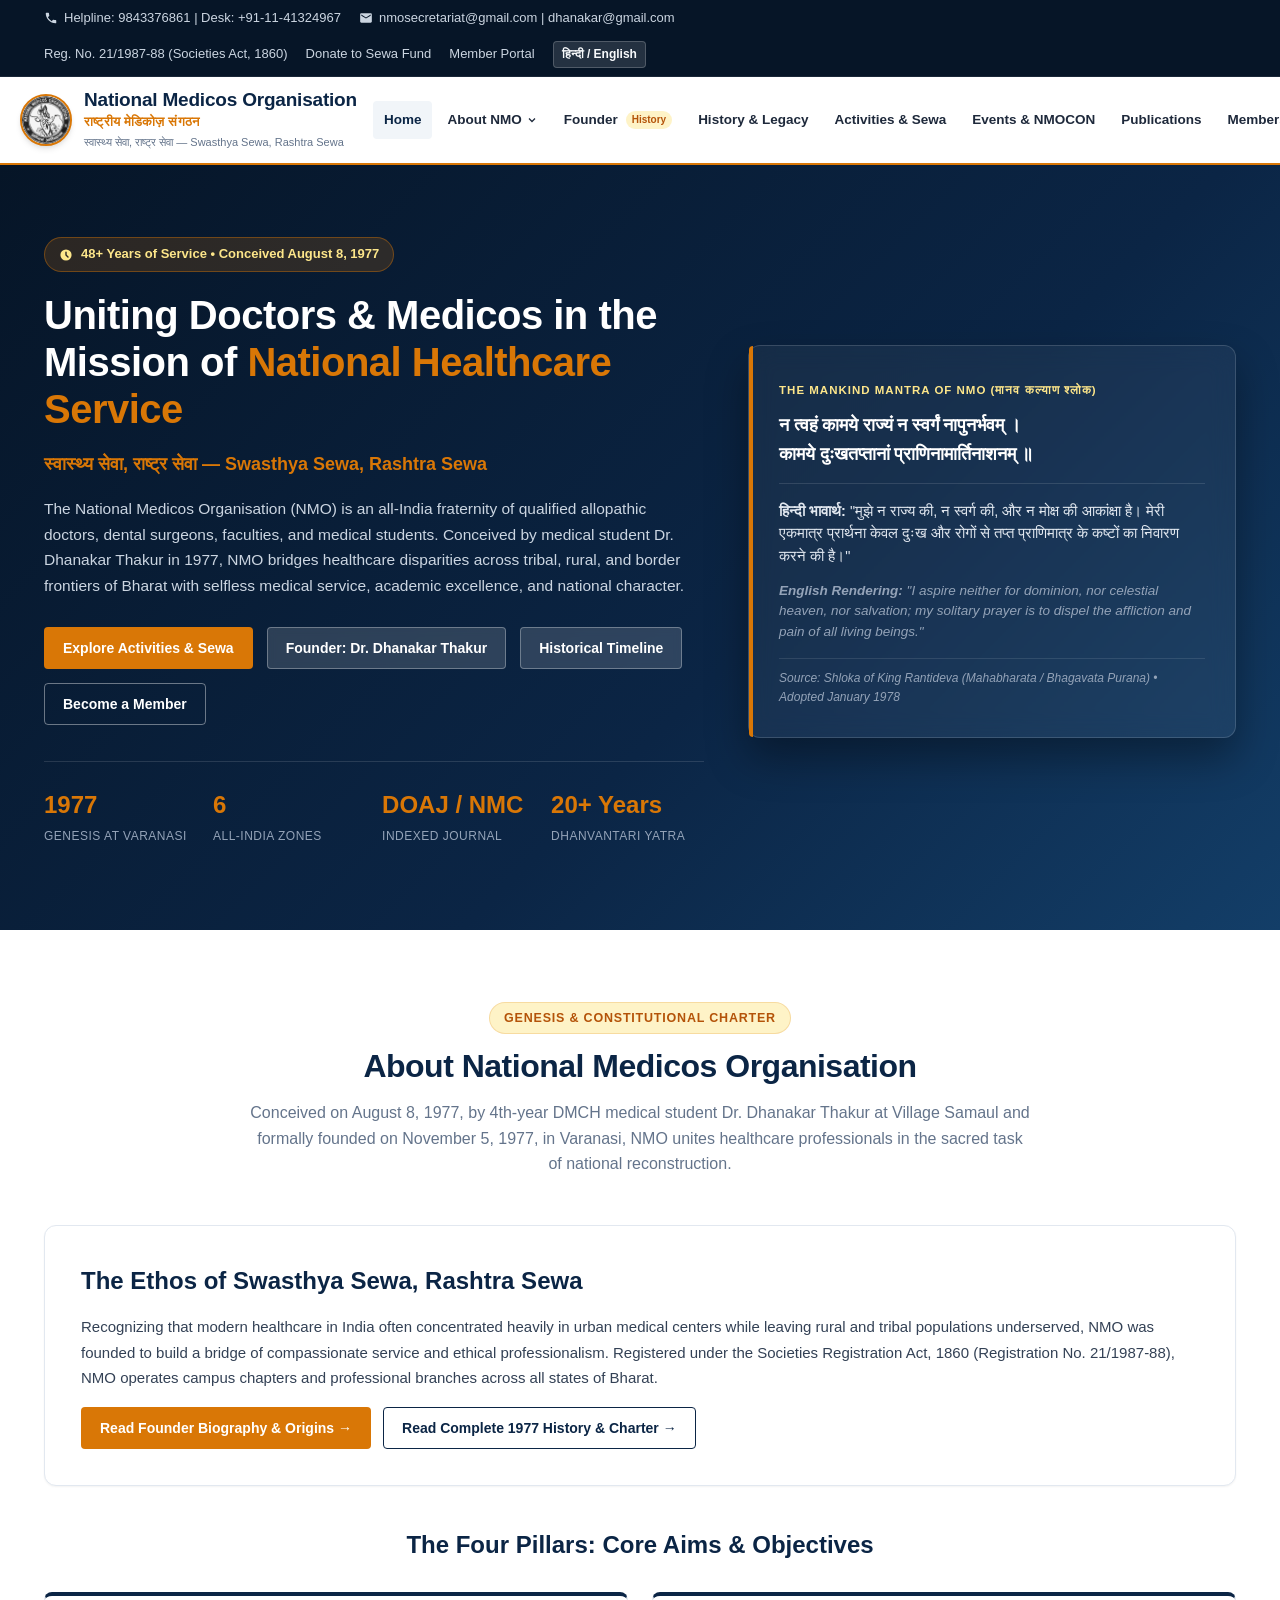
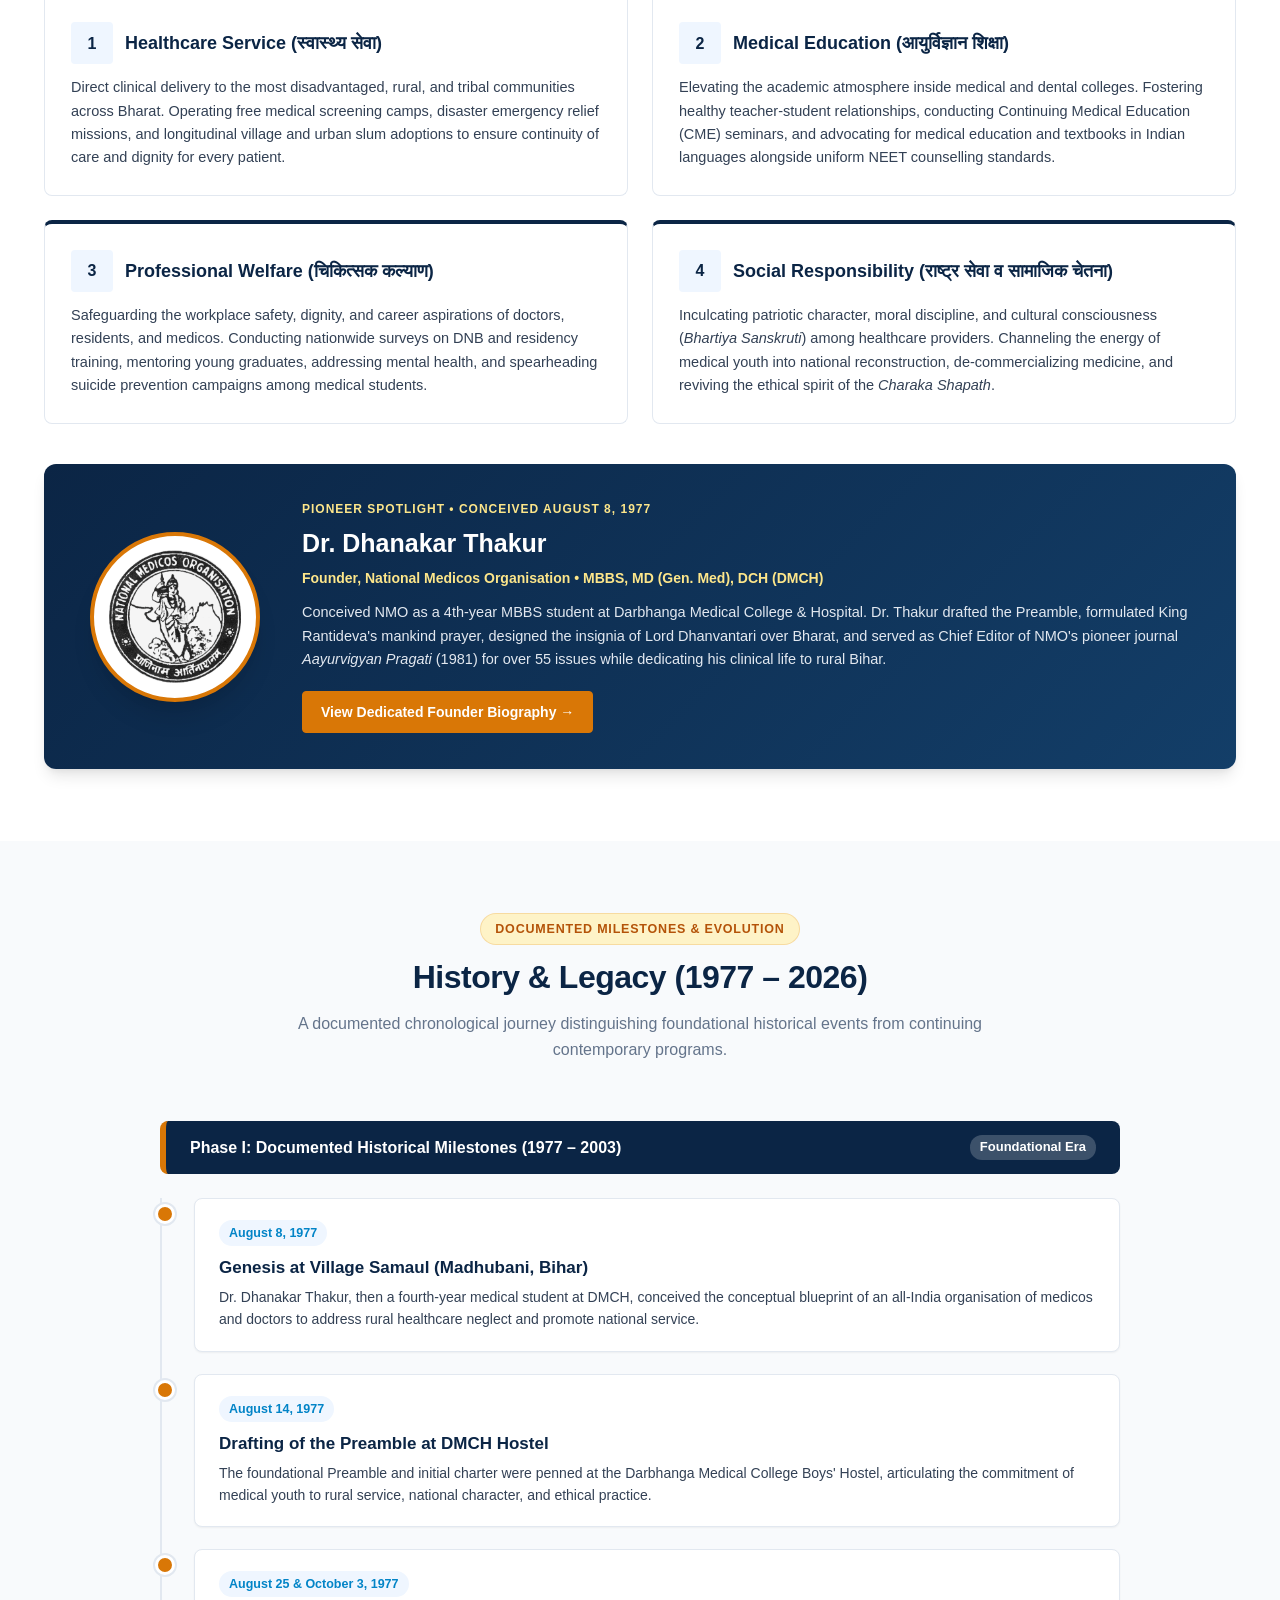
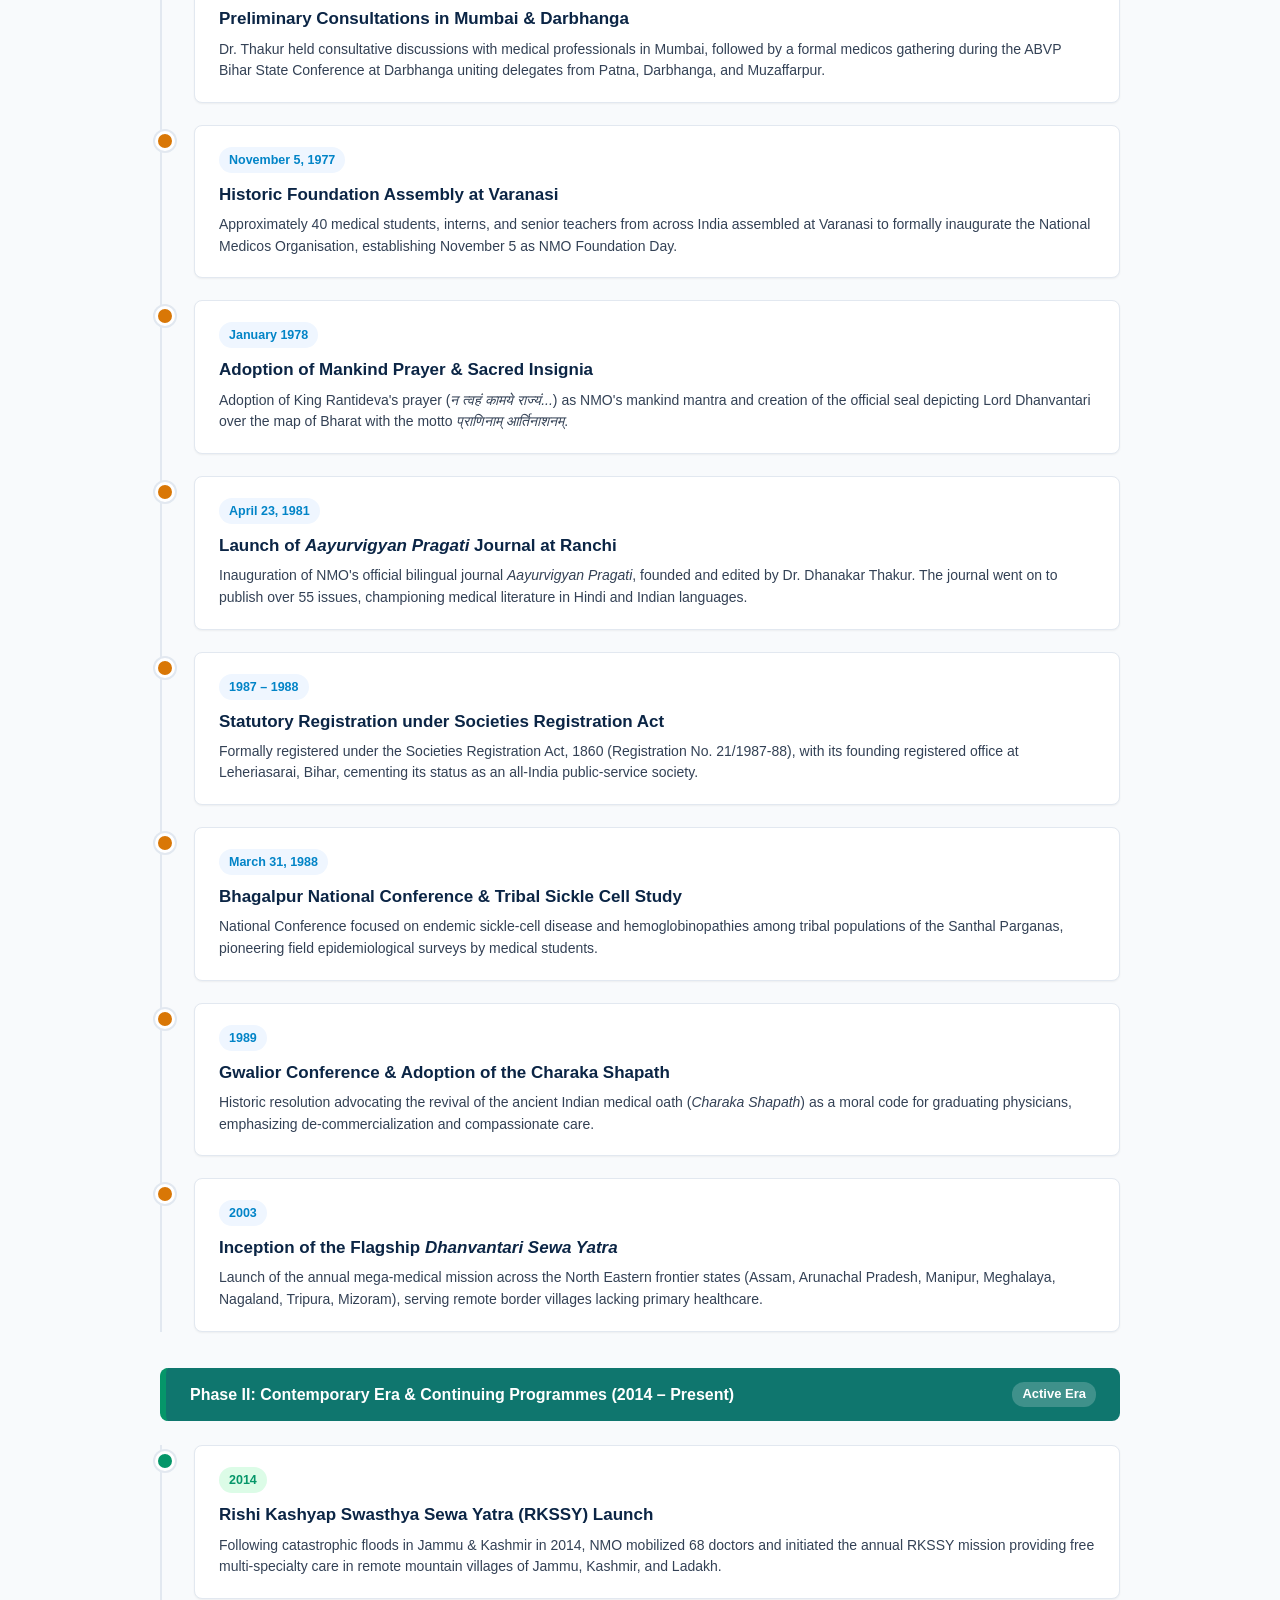
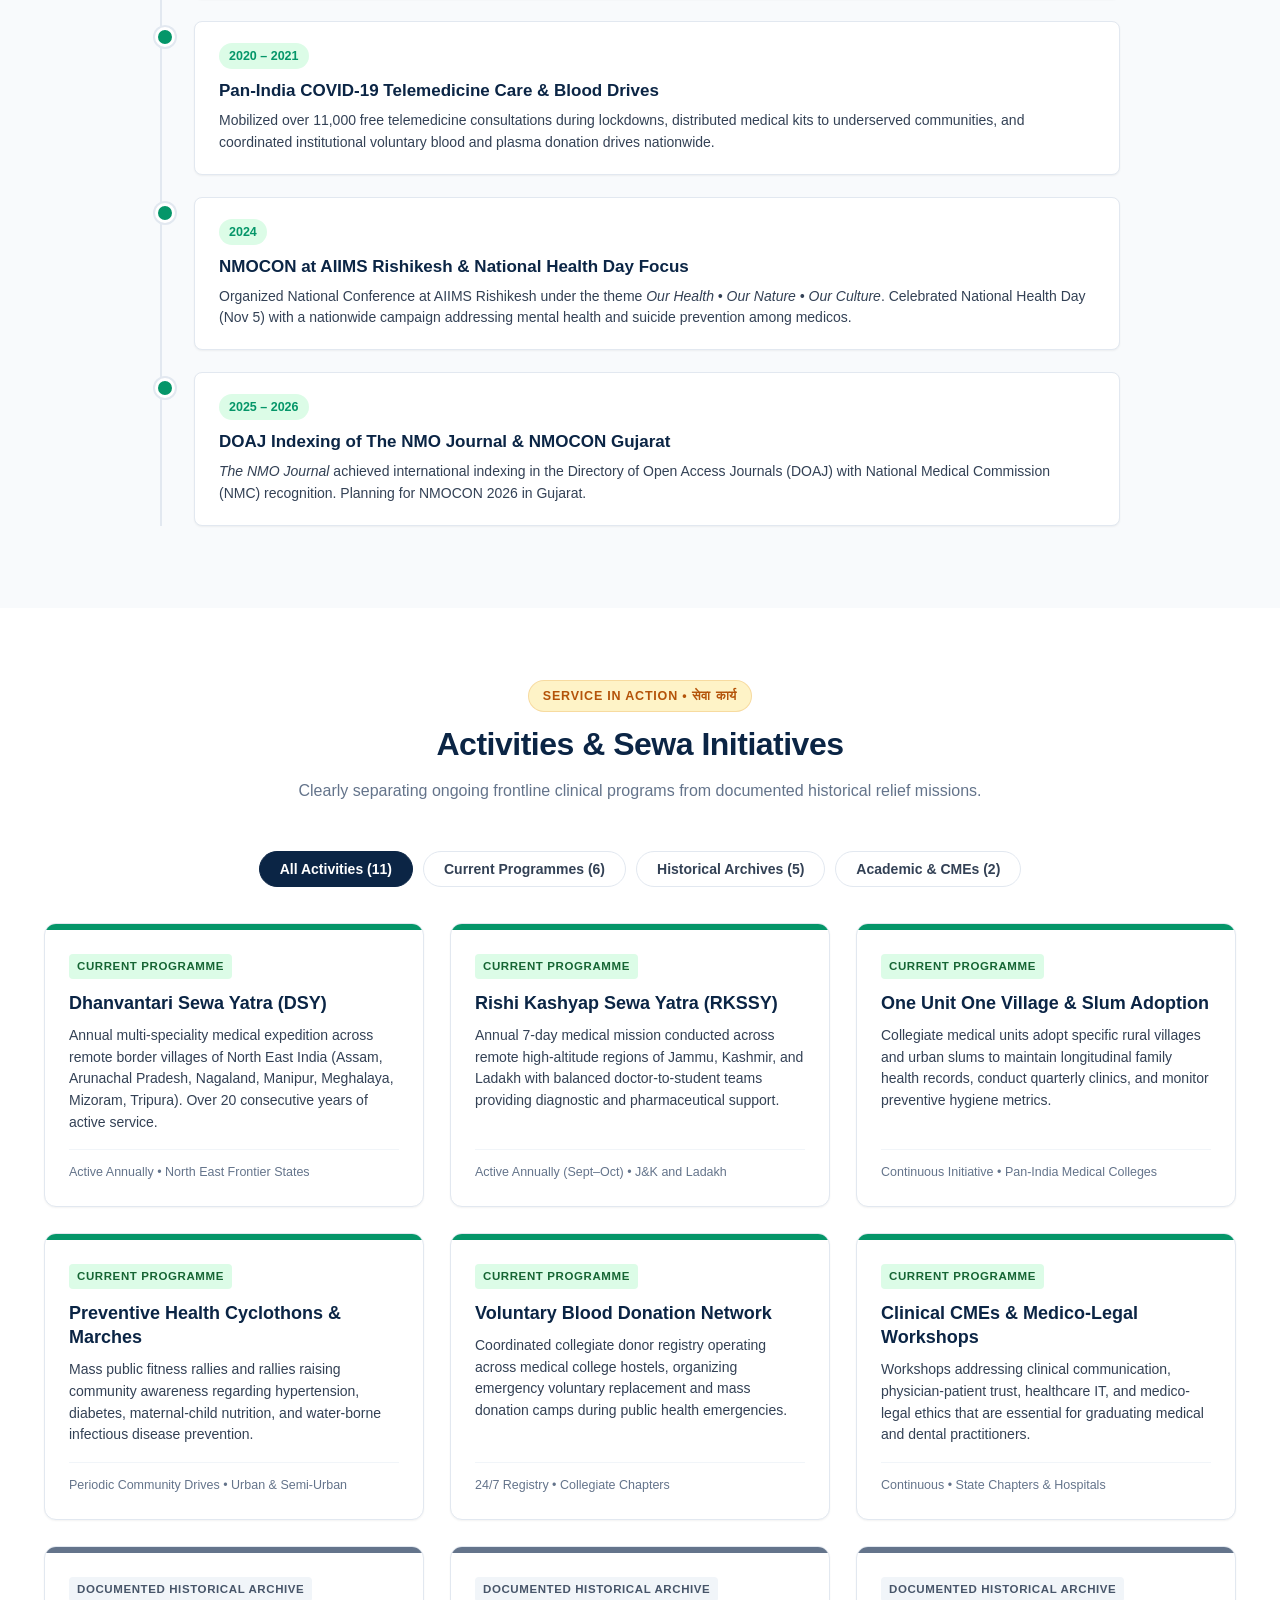
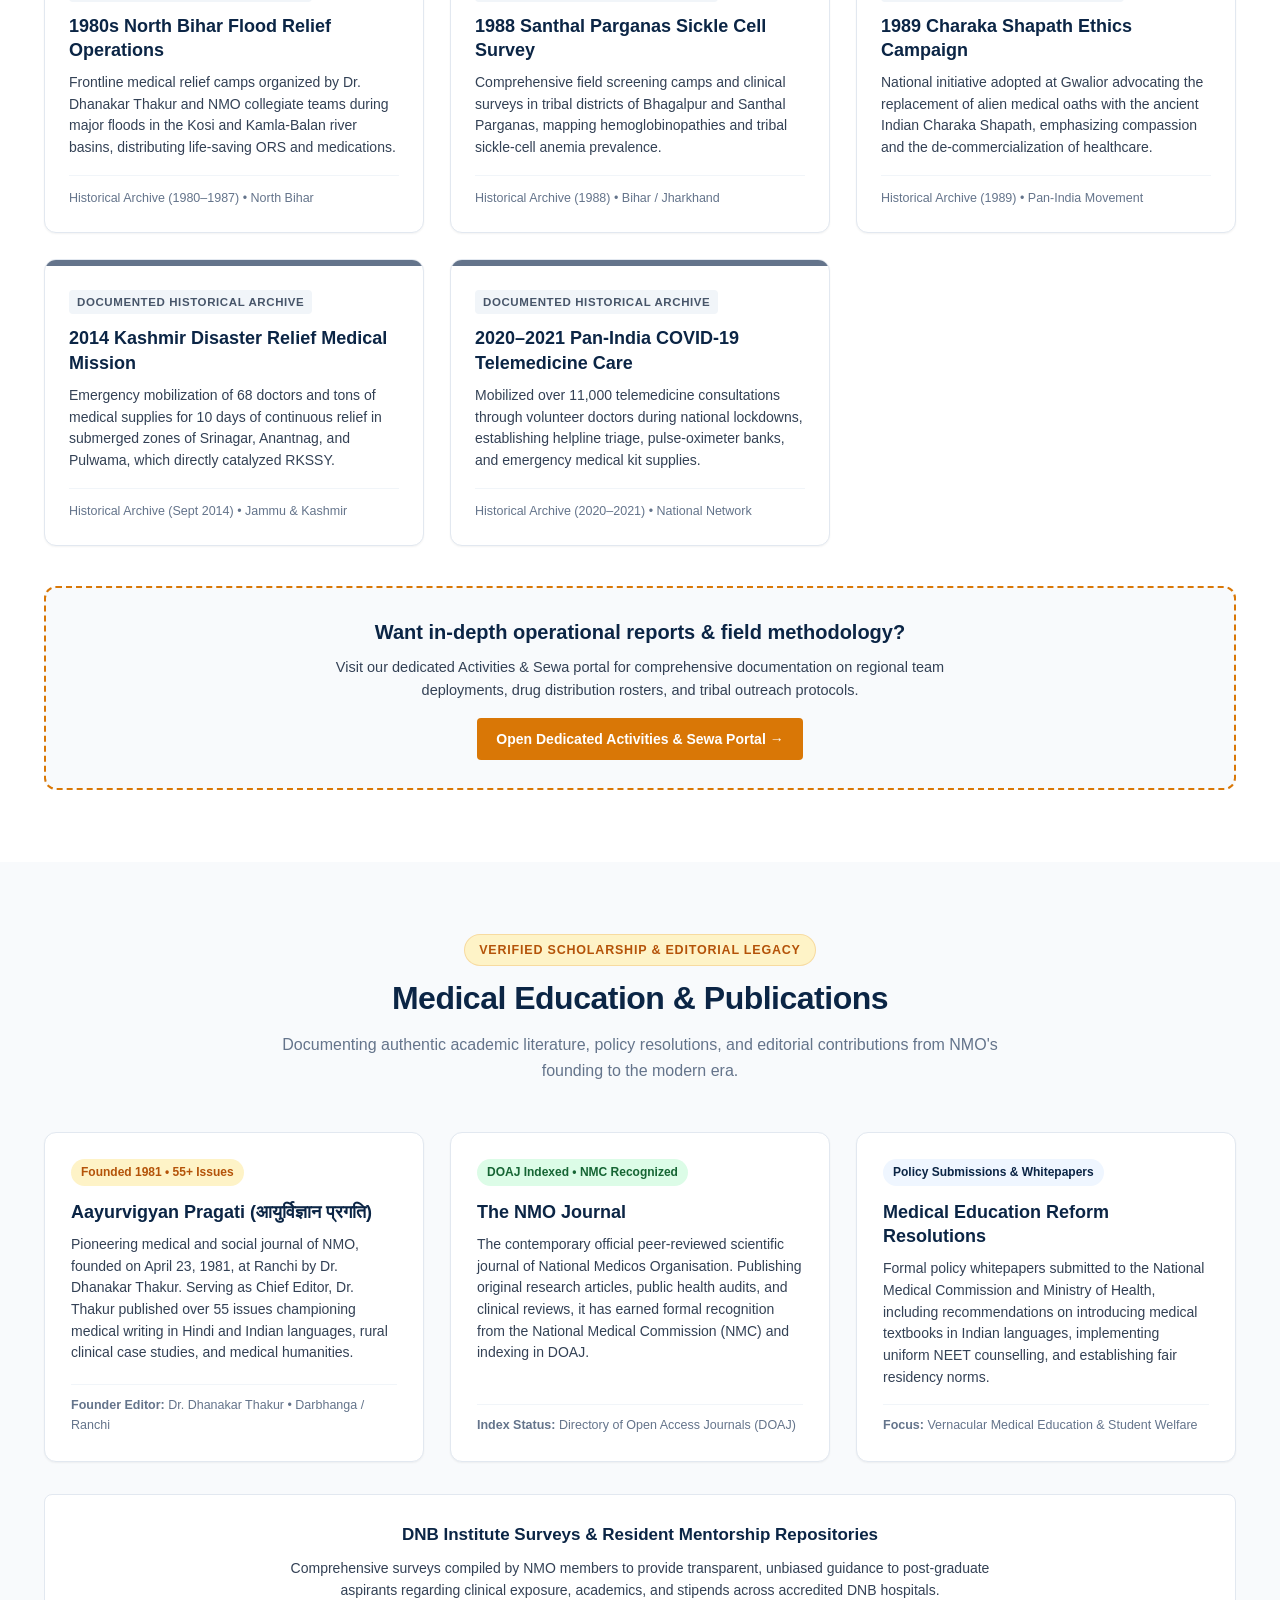
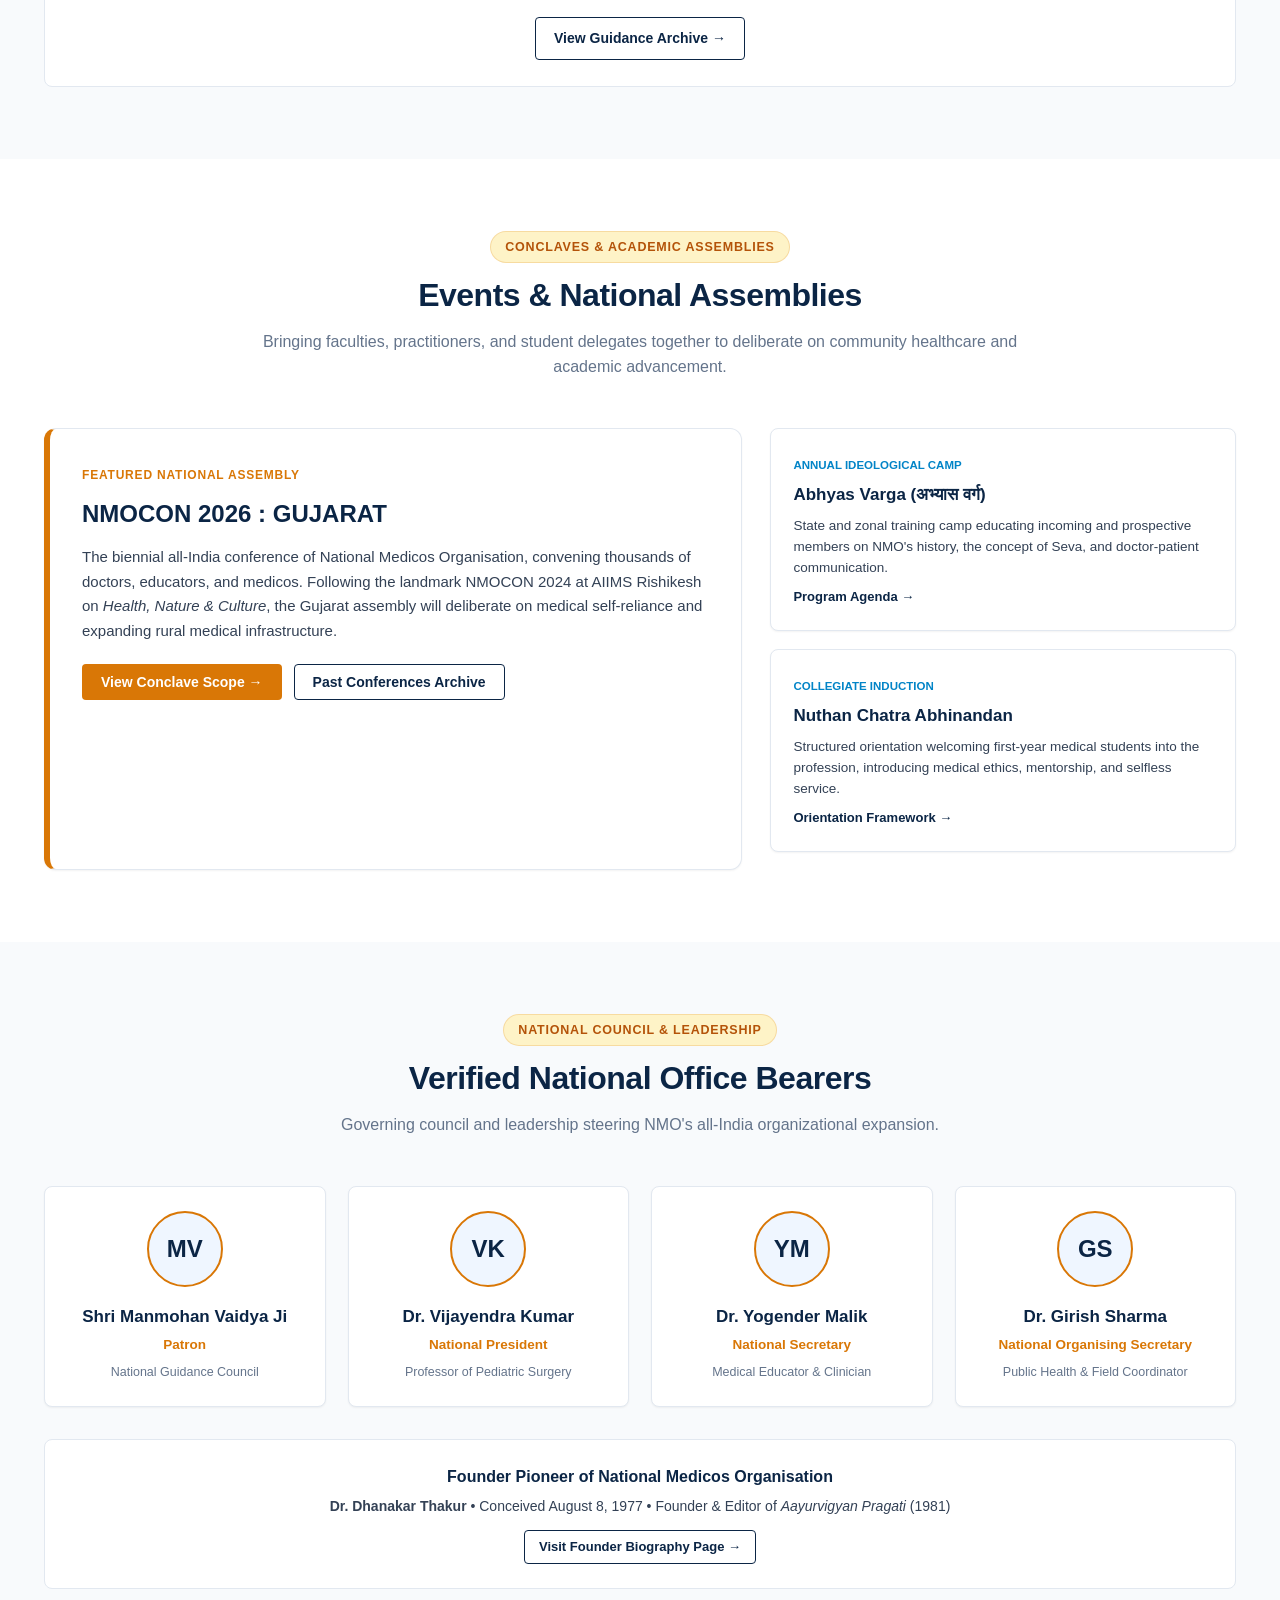
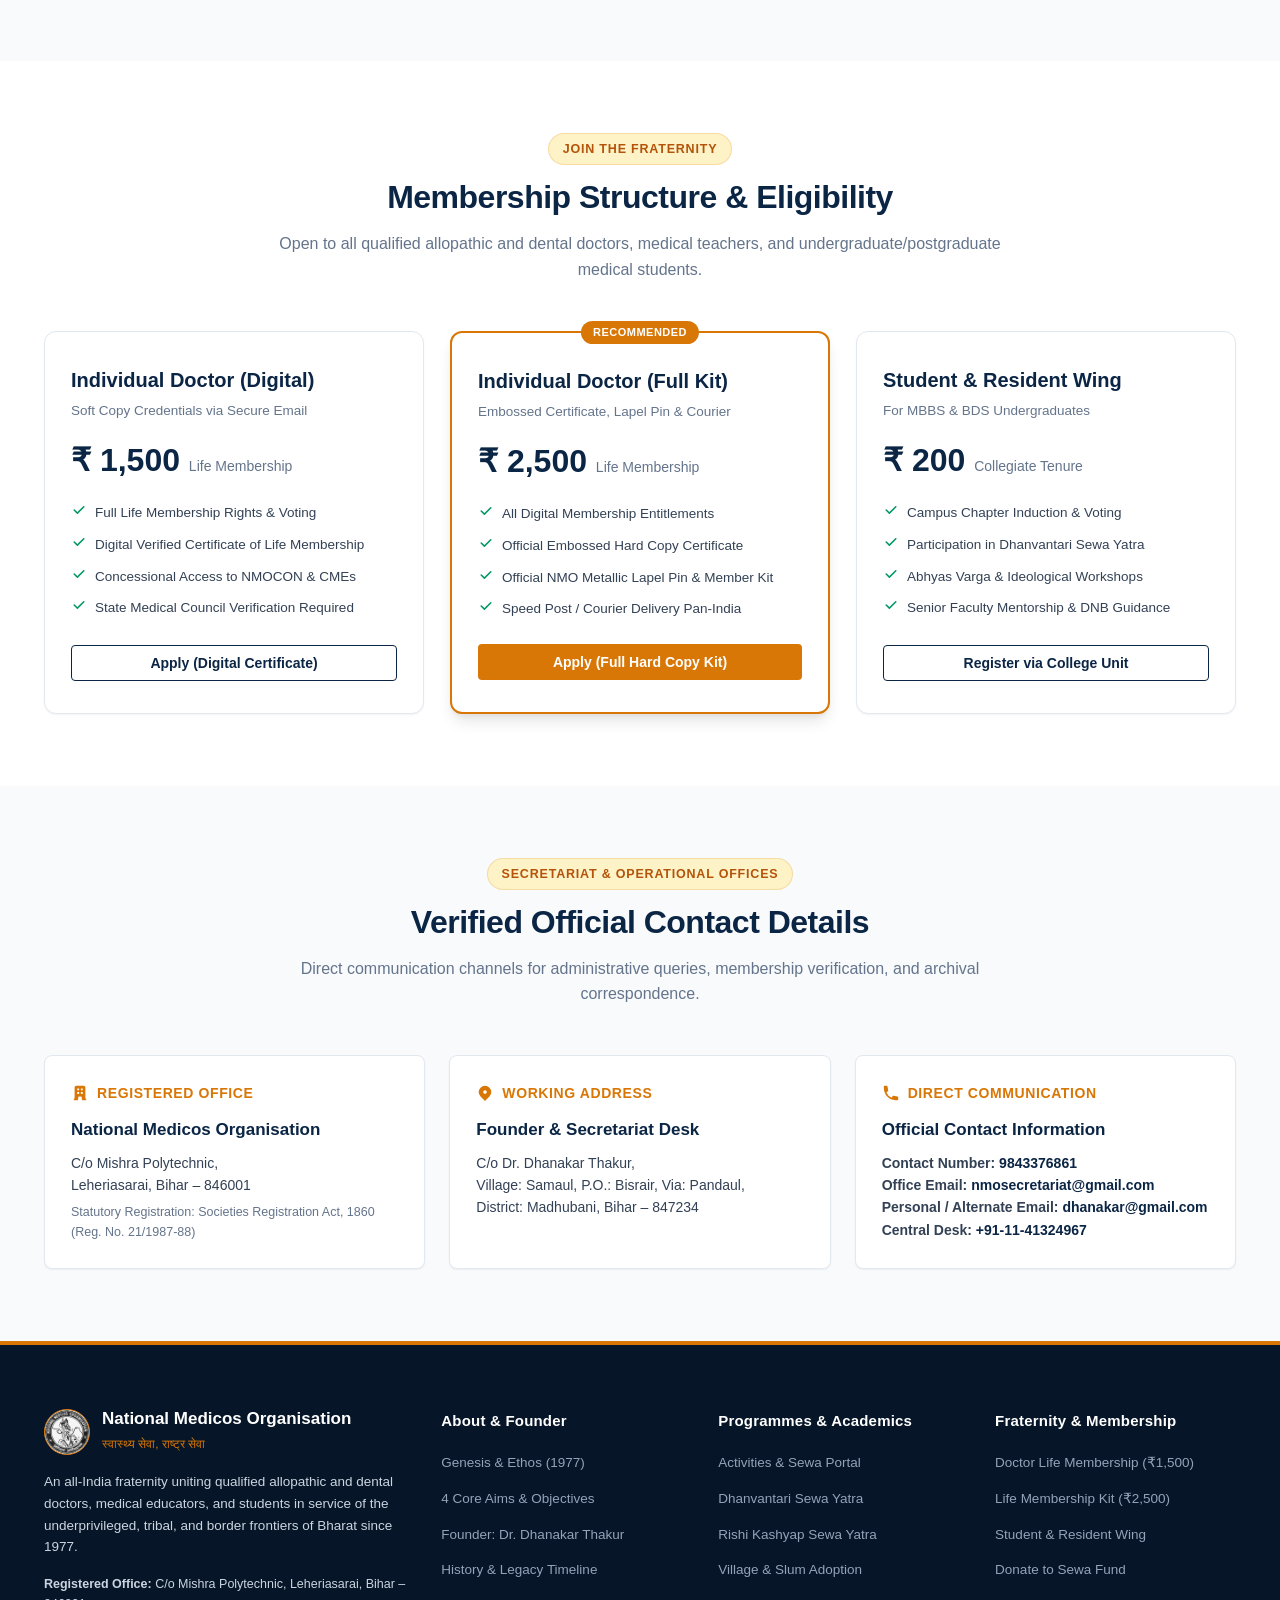
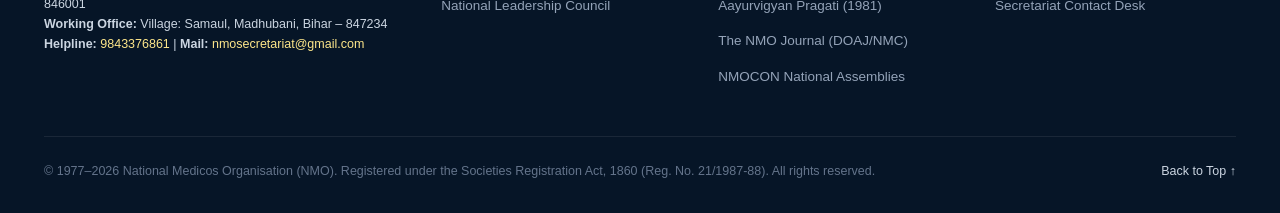
<file: index.html>
<!DOCTYPE html>
<html lang="en">
<head>
  <meta charset="UTF-8">
  <meta name="viewport" content="width=device-width, initial-scale=1.0">
  <title>National Medicos Organisation (NMO) | Swasthya Sewa, Rashtra Sewa</title>
  <meta name="description" content="National Medicos Organisation (NMO) - Serving the nation since 1977 through medical camps, healthcare advocacy, academic empowerment, and community service.">
  <link rel="icon" type="image/png" href="nmo_logo.png">
  <link rel="stylesheet" href="styles.css">
  <style>
:root {
  --primary-navy: #0b2545;
  --primary-navy-dark: #061527;
  --primary-navy-light: #133e68;
  --saffron-accent: #d97706;
  --saffron-hover: #b45309;
  --saffron-subtle: #fef3c7;
  --teal-medical: #0284c7;
  --teal-medical-light: #e0f2fe;
  --emerald-health: #059669;
  --slate-dark: #1e293b;
  --slate-body: #334155;
  --slate-muted: #64748b;
  --slate-border: #e2e8f0;
  --bg-light: #f8fafc;
  --bg-white: #ffffff;
  --font-family: -apple-system, BlinkMacSystemFont, "Segoe UI", Roboto, "Helvetica Neue", Arial, sans-serif;
  --shadow-sm: 0 1px 2px 0 rgba(0, 0, 0, 0.05);
  --shadow-md: 0 4px 6px -1px rgba(0, 0, 0, 0.1), 0 2px 4px -1px rgba(0, 0, 0, 0.06);
  --shadow-lg: 0 10px 15px -3px rgba(0, 0, 0, 0.1), 0 4px 6px -2px rgba(0, 0, 0, 0.05);
  --shadow-xl: 0 20px 25px -5px rgba(0, 0, 0, 0.1), 0 10px 10px -5px rgba(0, 0, 0, 0.04);
  --radius-sm: 4px;
  --radius-md: 8px;
  --radius-lg: 12px;
  --radius-full: 9999px;
  --transition: all 0.25s ease-in-out;
}

* {
  box-sizing: border-box;
  margin: 0;
  padding: 0;
}

html, body {
  overflow-x: hidden;
  width: 100%;
  max-width: 100%;
}

body {
  font-family: var(--font-family);
  color: var(--slate-body);
  background-color: var(--bg-light);
  line-height: 1.6;
  -webkit-font-smoothing: antialiased;
}

a {
  text-decoration: none;
  color: inherit;
}

.container {
  max-width: 1240px;
  margin: 0 auto;
  padding: 0 24px;
  width: 100%;
}

/* Top Utility Bar */
.utility-header {
  background-color: var(--primary-navy-dark);
  color: #cbd5e1;
  font-size: 13px;
  padding: 8px 0;
  border-bottom: 1px solid rgba(255, 255, 255, 0.08);
}
.utility-content {
  display: flex;
  justify-content: space-between;
  align-items: center;
  flex-wrap: wrap;
  gap: 12px;
}
.utility-left, .utility-right {
  display: flex;
  align-items: center;
  gap: 18px;
  flex-wrap: wrap;
}
.utility-item {
  display: inline-flex;
  align-items: center;
  gap: 6px;
  color: #cbd5e1;
}
.utility-item a {
  color: #cbd5e1;
  transition: var(--transition);
}
.utility-item a:hover {
  color: var(--saffron-accent);
}
.lang-badge {
  background: rgba(255, 255, 255, 0.12);
  padding: 3px 8px;
  border-radius: var(--radius-sm);
  cursor: pointer;
  font-weight: 600;
  color: #f8fafc;
  border: 1px solid rgba(255, 255, 255, 0.2);
  font-size: 12px;
}
.lang-badge:hover {
  background: var(--saffron-accent);
}

/* Main Navigation Header */
.main-header {
  background: var(--bg-white);
  box-shadow: var(--shadow-sm);
  position: sticky;
  top: 0;
  z-index: 1000;
  border-bottom: 2px solid var(--saffron-accent);
}
.nav-container {
  display: flex;
  align-items: center;
  justify-content: space-between;
  padding: 12px 0;
  gap: 16px;
}
.brand-block {
  display: flex;
  align-items: center;
  gap: 12px;
  text-decoration: none;
  flex-shrink: 0;
}
.brand-logo-wrap {
  width: 52px;
  height: 52px;
  border-radius: 50%;
  background: #ffffff;
  border: 2px solid var(--saffron-accent);
  box-shadow: var(--shadow-md);
  display: flex;
  align-items: center;
  justify-content: center;
  overflow: hidden;
  flex-shrink: 0;
}
.brand-logo-img {
  width: 100%;
  height: 100%;
  object-fit: contain;
  display: block;
}
.brand-text h1 {
  font-size: 19px;
  font-weight: 800;
  color: var(--primary-navy);
  letter-spacing: -0.2px;
  line-height: 1.2;
}
.brand-text .hindi-sub {
  font-size: 13px;
  font-weight: 700;
  color: var(--saffron-accent);
  letter-spacing: 0.2px;
}
.brand-text .tagline {
  font-size: 11px;
  color: var(--slate-muted);
  font-weight: 500;
  margin-top: 1px;
}

/* Nav Links & Dropdowns */
.nav-menu {
  display: flex;
  align-items: center;
  list-style: none;
  gap: 4px;
  margin: 0;
  padding: 0;
}
.nav-item {
  position: relative;
}
.nav-link {
  padding: 8px 11px;
  font-size: 13.5px;
  font-weight: 600;
  color: var(--slate-dark);
  border-radius: var(--radius-sm);
  display: flex;
  align-items: center;
  gap: 4px;
  transition: var(--transition);
  white-space: nowrap;
}
.nav-link:hover, .nav-item:hover > .nav-link, .nav-link.active {
  color: var(--primary-navy);
  background-color: #f1f5f9;
}
.nav-link svg.arrow {
  width: 12px;
  height: 12px;
  transition: transform 0.2s;
}
.nav-item:hover .nav-link svg.arrow {
  transform: rotate(180deg);
}
.nav-badge {
  display: inline-block;
  padding: 1px 6px;
  font-size: 10px;
  font-weight: 700;
  border-radius: var(--radius-full);
  background: var(--saffron-subtle);
  color: var(--saffron-hover);
  margin-left: 4px;
}
.dropdown-menu {
  position: absolute;
  top: 100%;
  left: 0;
  background: var(--bg-white);
  min-width: 250px;
  box-shadow: var(--shadow-xl);
  border-radius: var(--radius-md);
  border: 1px solid var(--slate-border);
  padding: 8px 0;
  list-style: none;
  opacity: 0;
  visibility: hidden;
  transform: translateY(10px);
  transition: all 0.2s ease-in-out;
  z-index: 100;
}
.nav-item:hover .dropdown-menu {
  opacity: 1;
  visibility: visible;
  transform: translateY(0);
}
.dropdown-item a {
  display: block;
  padding: 9px 18px;
  font-size: 13.5px;
  font-weight: 500;
  color: var(--slate-body);
  transition: var(--transition);
}
.dropdown-item a:hover {
  background: #f8fafc;
  color: var(--saffron-accent);
  padding-left: 22px;
}

/* Nav Actions */
.nav-actions {
  display: flex;
  align-items: center;
  gap: 10px;
  flex-shrink: 0;
}
.btn {
  display: inline-flex;
  align-items: center;
  justify-content: center;
  gap: 8px;
  padding: 9px 18px;
  font-size: 14px;
  font-weight: 600;
  border-radius: var(--radius-sm);
  cursor: pointer;
  border: 1px solid transparent;
  transition: var(--transition);
  text-decoration: none;
  white-space: nowrap;
}
.btn-primary {
  background: var(--saffron-accent);
  color: white;
}
.btn-primary:hover {
  background: var(--saffron-hover);
  color: white;
  transform: translateY(-1px);
  box-shadow: var(--shadow-md);
}
.btn-outline {
  border-color: var(--primary-navy);
  color: var(--primary-navy);
  background: transparent;
}
.btn-outline:hover {
  background: var(--primary-navy);
  color: white;
}
.btn-light {
  background: rgba(255,255,255,0.15);
  color: white;
  backdrop-filter: blur(4px);
  border: 1px solid rgba(255,255,255,0.3);
}
.btn-light:hover {
  background: white;
  color: var(--primary-navy);
}
.btn-search {
  background: transparent;
  border: 1px solid var(--slate-border);
  border-radius: var(--radius-sm);
  width: 38px;
  height: 38px;
  display: flex;
  align-items: center;
  justify-content: center;
  cursor: pointer;
  color: var(--slate-muted);
  transition: var(--transition);
}
.btn-search:hover {
  background: #f1f5f9;
  color: var(--primary-navy);
}
.hamburger-btn {
  display: none;
  background: none;
  border: none;
  cursor: pointer;
  color: var(--primary-navy);
  padding: 6px;
}

/* Mobile Drawer */
.mobile-drawer {
  display: none;
  position: fixed;
  top: 0;
  left: 0;
  width: 100%;
  height: 100%;
  background: rgba(15, 23, 42, 0.75);
  z-index: 10000;
  backdrop-filter: blur(2px);
}
.mobile-drawer.open {
  display: block;
}
.drawer-content {
  width: 82%;
  max-width: 340px;
  height: 100%;
  background: white;
  overflow-y: auto;
  padding: 24px;
  box-shadow: var(--shadow-xl);
}
.drawer-header {
  display: flex;
  justify-content: space-between;
  align-items: center;
  margin-bottom: 20px;
  padding-bottom: 14px;
  border-bottom: 1px solid var(--slate-border);
}
.drawer-nav-list {
  list-style: none;
  display: flex;
  flex-direction: column;
  gap: 10px;
  margin: 0;
  padding: 0;
}
.drawer-nav-item a {
  font-size: 15px;
  font-weight: 600;
  color: var(--slate-dark);
  display: block;
  padding: 8px 0;
  border-bottom: 1px solid #f8fafc;
}
.drawer-nav-item a:hover {
  color: var(--saffron-accent);
}
.drawer-sublist {
  list-style: none;
  padding-left: 14px;
  margin-top: 4px;
  display: flex;
  flex-direction: column;
  gap: 6px;
}
.drawer-sublist a {
  font-size: 13.5px;
  color: var(--slate-body);
  font-weight: 500;
  padding: 4px 0;
}

/* Section Headers */
.section-header {
  text-align: center;
  max-width: 780px;
  margin: 0 auto 48px;
}
.section-badge {
  display: inline-block;
  padding: 5px 14px;
  background: var(--saffron-subtle);
  color: var(--saffron-hover);
  border-radius: var(--radius-full);
  font-size: 12.5px;
  font-weight: 700;
  text-transform: uppercase;
  letter-spacing: 0.8px;
  margin-bottom: 12px;
  border: 1px solid rgba(217, 119, 6, 0.2);
}
.section-badge.blue {
  background: var(--teal-medical-light);
  color: var(--primary-navy);
  border-color: rgba(2, 132, 199, 0.2);
}
.section-title {
  font-size: 32px;
  font-weight: 800;
  color: var(--primary-navy);
  letter-spacing: -0.5px;
  line-height: 1.25;
  margin-bottom: 14px;
}
.section-desc {
  font-size: 16px;
  color: var(--slate-muted);
  line-height: 1.6;
}

/* Hero Section */
.hero-section {
  background: linear-gradient(135deg, #061527 0%, #0b2545 60%, #133e68 100%);
  color: white;
  padding: 72px 0 84px;
  position: relative;
  overflow: hidden;
}
.hero-grid {
  display: grid;
  grid-template-columns: 1.15fr 0.85fr;
  gap: 44px;
  align-items: center;
}
.hero-badge-wrap {
  display: inline-flex;
  align-items: center;
  gap: 8px;
  padding: 6px 14px;
  background: rgba(217, 119, 6, 0.18);
  border: 1px solid rgba(217, 119, 6, 0.4);
  border-radius: var(--radius-full);
  font-size: 13px;
  font-weight: 600;
  color: #fde68a;
  margin-bottom: 20px;
}
.hero-title {
  font-size: 40px;
  font-weight: 800;
  line-height: 1.18;
  letter-spacing: -0.5px;
  margin-bottom: 16px;
}
.hero-subtitle {
  font-size: 18px;
  font-weight: 600;
  color: var(--saffron-accent);
  margin-bottom: 18px;
}
.hero-desc {
  font-size: 15.5px;
  line-height: 1.65;
  color: #cbd5e1;
  margin-bottom: 28px;
}
.hero-ctas {
  display: flex;
  gap: 14px;
  flex-wrap: wrap;
  margin-bottom: 36px;
}
.hero-metrics {
  display: grid;
  grid-template-columns: repeat(4, 1fr);
  gap: 16px;
  border-top: 1px solid rgba(255, 255, 255, 0.12);
  padding-top: 24px;
}
.metric-item h4 {
  font-size: 24px;
  font-weight: 800;
  color: var(--saffron-accent);
}
.metric-item p {
  font-size: 12px;
  color: #94a3b8;
  text-transform: uppercase;
  letter-spacing: 0.5px;
  margin-top: 2px;
}

/* Mankind Mantra Card */
.mantra-card {
  background: rgba(255, 255, 255, 0.05);
  backdrop-filter: blur(12px);
  border: 1px solid rgba(255, 255, 255, 0.15);
  border-radius: var(--radius-lg);
  padding: 30px;
  box-shadow: 0 20px 40px rgba(0, 0, 0, 0.35);
  position: relative;
}
.mantra-card::before {
  content: "";
  position: absolute;
  top: 0;
  left: 0;
  width: 4px;
  height: 100%;
  background: var(--saffron-accent);
  border-top-left-radius: var(--radius-lg);
  border-bottom-left-radius: var(--radius-lg);
}
.mantra-badge {
  display: inline-block;
  font-size: 11.5px;
  font-weight: 700;
  text-transform: uppercase;
  letter-spacing: 1px;
  color: #fde68a;
  margin-bottom: 12px;
}
.mantra-sanskrit {
  font-size: 18px;
  font-weight: 700;
  color: #ffffff;
  line-height: 1.6;
  margin-bottom: 16px;
  border-bottom: 1px solid rgba(255, 255, 255, 0.12);
  padding-bottom: 14px;
  font-family: Georgia, serif;
}
.mantra-hindi {
  font-size: 14.5px;
  color: #e2e8f0;
  margin-bottom: 14px;
  line-height: 1.55;
}
.mantra-english {
  font-size: 13.5px;
  color: #94a3b8;
  font-style: italic;
  line-height: 1.5;
}

/* General Section Styling */
section {
  padding: 72px 0;
}
.bg-white {
  background-color: var(--bg-white);
}
.bg-light {
  background-color: var(--bg-light);
}

/* About Section & Aims */
.about-lead-box {
  background: white;
  border-radius: var(--radius-lg);
  padding: 36px;
  border: 1px solid var(--slate-border);
  box-shadow: var(--shadow-sm);
  margin-bottom: 40px;
}
.about-lead-box h3 {
  font-size: 24px;
  color: var(--primary-navy);
  font-weight: 800;
  margin-bottom: 14px;
}
.aims-grid {
  display: grid;
  grid-template-columns: repeat(2, 1fr);
  gap: 24px;
  margin-bottom: 40px;
}
.aim-card {
  background: white;
  border: 1px solid var(--slate-border);
  border-radius: var(--radius-md);
  padding: 26px;
  transition: var(--transition);
  border-top: 4px solid var(--primary-navy);
}
.aim-card:hover {
  transform: translateY(-3px);
  box-shadow: var(--shadow-lg);
  border-top-color: var(--saffron-accent);
}
.aim-card-header {
  display: flex;
  align-items: center;
  gap: 12px;
  margin-bottom: 12px;
}
.aim-icon-box {
  width: 42px;
  height: 42px;
  border-radius: var(--radius-sm);
  background: #eff6ff;
  color: var(--primary-navy);
  display: flex;
  align-items: center;
  justify-content: center;
  font-weight: 800;
  font-size: 16px;
  flex-shrink: 0;
}
.aim-card h4 {
  font-size: 18px;
  font-weight: 700;
  color: var(--primary-navy);
}
.aim-card p {
  font-size: 14.5px;
  color: var(--slate-body);
  line-height: 1.6;
}

/* Founder Spotlight Card */
.founder-spotlight-card {
  background: linear-gradient(135deg, #0b2545 0%, #133e68 100%);
  color: white;
  border-radius: var(--radius-lg);
  padding: 36px;
  box-shadow: var(--shadow-lg);
  display: grid;
  grid-template-columns: 190px 1fr;
  gap: 32px;
  align-items: center;
  margin-top: 10px;
}
.founder-portrait-frame {
  width: 170px;
  height: 170px;
  border-radius: 50%;
  border: 4px solid var(--saffron-accent);
  background: #ffffff;
  box-shadow: var(--shadow-xl);
  display: flex;
  align-items: center;
  justify-content: center;
  overflow: hidden;
  margin: 0 auto;
  flex-shrink: 0;
}
.founder-portrait-frame img {
  width: 82%;
  height: 82%;
  object-fit: contain;
}
.founder-spotlight-info h3 {
  font-size: 25px;
  font-weight: 800;
  margin-bottom: 4px;
  color: white;
}
.founder-spotlight-info .founder-creds {
  font-size: 14px;
  color: #fde68a;
  font-weight: 600;
  margin-bottom: 12px;
}
.founder-spotlight-info p {
  font-size: 14.5px;
  color: #e2e8f0;
  line-height: 1.6;
  margin-bottom: 20px;
}

/* Timeline Section */
.timeline-wrap {
  position: relative;
  max-width: 960px;
  margin: 0 auto;
  padding: 10px 0;
}
.timeline-phase-header {
  background: var(--primary-navy);
  color: white;
  padding: 14px 24px;
  border-radius: var(--radius-md);
  font-size: 16px;
  font-weight: 700;
  display: flex;
  align-items: center;
  justify-content: space-between;
  margin: 36px 0 24px;
  border-left: 6px solid var(--saffron-accent);
}
.timeline-phase-header:first-of-type {
  margin-top: 0;
}
.timeline-list {
  position: relative;
  padding-left: 32px;
  border-left: 2px solid var(--slate-border);
  display: flex;
  flex-direction: column;
  gap: 22px;
}
.timeline-node {
  position: relative;
}
.timeline-node::before {
  content: "";
  position: absolute;
  left: -39px;
  top: 6px;
  width: 14px;
  height: 14px;
  border-radius: 50%;
  background: var(--saffron-accent);
  border: 3px solid white;
  box-shadow: 0 0 0 2px var(--slate-border);
}
.timeline-node.active::before {
  background: var(--emerald-health);
}
.timeline-card {
  background: white;
  border: 1px solid var(--slate-border);
  border-radius: var(--radius-md);
  padding: 20px 24px;
  box-shadow: var(--shadow-sm);
  transition: var(--transition);
}
.timeline-card:hover {
  box-shadow: var(--shadow-md);
  border-color: #cbd5e1;
}
.timeline-date-badge {
  display: inline-block;
  padding: 3px 10px;
  background: #eff6ff;
  color: var(--teal-medical);
  font-weight: 700;
  font-size: 12.5px;
  border-radius: var(--radius-full);
  margin-bottom: 8px;
}
.timeline-card h4 {
  font-size: 17px;
  font-weight: 700;
  color: var(--primary-navy);
  margin-bottom: 6px;
}
.timeline-card p {
  font-size: 14px;
  color: var(--slate-body);
  line-height: 1.55;
}

/* Activities Section & Tabs */
.filter-tabs {
  display: flex;
  justify-content: center;
  gap: 10px;
  flex-wrap: wrap;
  margin-bottom: 36px;
}
.filter-tab {
  padding: 9px 20px;
  border-radius: var(--radius-full);
  background: white;
  border: 1px solid var(--slate-border);
  font-size: 14px;
  font-weight: 600;
  color: var(--slate-body);
  cursor: pointer;
  transition: var(--transition);
}
.filter-tab:hover, .filter-tab.active {
  background: var(--primary-navy);
  color: white;
  border-color: var(--primary-navy);
}
.activities-grid {
  display: grid;
  grid-template-columns: repeat(3, 1fr);
  gap: 26px;
}
.activity-card {
  background: white;
  border-radius: var(--radius-lg);
  border: 1px solid var(--slate-border);
  overflow: hidden;
  box-shadow: var(--shadow-sm);
  display: flex;
  flex-direction: column;
  transition: var(--transition);
}
.activity-card:hover {
  transform: translateY(-4px);
  box-shadow: var(--shadow-lg);
}
.activity-top-strip {
  height: 6px;
  background: var(--primary-navy);
}
.activity-top-strip.current {
  background: var(--emerald-health);
}
.activity-top-strip.historical {
  background: #64748b;
}
.activity-body {
  padding: 24px;
  display: flex;
  flex-direction: column;
  flex-grow: 1;
}
.activity-tag {
  font-size: 11.5px;
  font-weight: 700;
  text-transform: uppercase;
  letter-spacing: 0.6px;
  padding: 3px 8px;
  border-radius: var(--radius-sm);
  display: inline-block;
  margin-bottom: 12px;
  align-self: flex-start;
}
.activity-tag.tag-current {
  background: #dcfce7;
  color: #166534;
}
.activity-tag.tag-historical {
  background: #f1f5f9;
  color: #475569;
}
.activity-body h4 {
  font-size: 18px;
  font-weight: 700;
  color: var(--primary-navy);
  margin-bottom: 10px;
  line-height: 1.35;
}
.activity-body p {
  font-size: 14px;
  color: var(--slate-body);
  line-height: 1.55;
  margin-bottom: 16px;
  flex-grow: 1;
}
.activity-meta {
  font-size: 12.5px;
  color: var(--slate-muted);
  font-weight: 500;
  border-top: 1px solid #f1f5f9;
  padding-top: 12px;
}

/* Publications Section */
.publications-grid {
  display: grid;
  grid-template-columns: repeat(3, 1fr);
  gap: 26px;
  margin-bottom: 32px;
}
.pub-card {
  background: white;
  border-radius: var(--radius-lg);
  border: 1px solid var(--slate-border);
  padding: 26px;
  box-shadow: var(--shadow-sm);
  transition: var(--transition);
  display: flex;
  flex-direction: column;
}
.pub-card:hover {
  box-shadow: var(--shadow-md);
  border-color: #cbd5e1;
}
.pub-badge {
  font-size: 12px;
  font-weight: 700;
  padding: 4px 10px;
  border-radius: var(--radius-full);
  background: #eff6ff;
  color: var(--primary-navy);
  display: inline-block;
  margin-bottom: 14px;
  align-self: flex-start;
}
.pub-card h4 {
  font-size: 18px;
  font-weight: 700;
  color: var(--primary-navy);
  margin-bottom: 10px;
  line-height: 1.35;
}
.pub-card p {
  font-size: 14px;
  color: var(--slate-body);
  line-height: 1.55;
  margin-bottom: 16px;
  flex-grow: 1;
}

/* Events Section */
.events-layout {
  display: grid;
  grid-template-columns: 1.2fr 0.8fr;
  gap: 28px;
}
.event-featured {
  background: white;
  border-radius: var(--radius-lg);
  border: 1px solid var(--slate-border);
  padding: 32px;
  box-shadow: var(--shadow-sm);
  border-left: 6px solid var(--saffron-accent);
}
.event-side-card {
  background: white;
  border-radius: var(--radius-md);
  border: 1px solid var(--slate-border);
  padding: 22px;
  box-shadow: var(--shadow-sm);
  margin-bottom: 18px;
}

/* Leadership Section */
.leadership-grid {
  display: grid;
  grid-template-columns: repeat(4, 1fr);
  gap: 22px;
}
.leader-card {
  background: white;
  border-radius: var(--radius-md);
  border: 1px solid var(--slate-border);
  padding: 24px;
  text-align: center;
  box-shadow: var(--shadow-sm);
  transition: var(--transition);
}
.leader-card:hover {
  box-shadow: var(--shadow-md);
  transform: translateY(-2px);
}
.leader-avatar-ph {
  width: 76px;
  height: 76px;
  border-radius: 50%;
  background: #eff6ff;
  color: var(--primary-navy);
  font-size: 24px;
  font-weight: 800;
  display: flex;
  align-items: center;
  justify-content: center;
  margin: 0 auto 16px;
  border: 2px solid var(--saffron-accent);
}
.leader-card h4 {
  font-size: 17px;
  font-weight: 700;
  color: var(--primary-navy);
  margin-bottom: 4px;
}
.leader-card .designation {
  font-size: 13.5px;
  color: var(--saffron-accent);
  font-weight: 600;
  margin-bottom: 6px;
}
.leader-card .spec {
  font-size: 12.5px;
  color: var(--slate-muted);
}

/* Membership Section */
.membership-grid {
  display: grid;
  grid-template-columns: repeat(3, 1fr);
  gap: 26px;
}
.member-tier-card {
  background: white;
  border-radius: var(--radius-lg);
  border: 1px solid var(--slate-border);
  padding: 32px 26px;
  box-shadow: var(--shadow-sm);
  display: flex;
  flex-direction: column;
  position: relative;
}
.member-tier-card.featured {
  border: 2px solid var(--saffron-accent);
  box-shadow: var(--shadow-lg);
}
.featured-tag {
  position: absolute;
  top: -12px;
  left: 50%;
  transform: translateX(-50%);
  background: var(--saffron-accent);
  color: white;
  font-size: 11px;
  font-weight: 800;
  text-transform: uppercase;
  padding: 3px 12px;
  border-radius: var(--radius-full);
  letter-spacing: 0.5px;
}
.tier-price {
  font-size: 32px;
  font-weight: 800;
  color: var(--primary-navy);
  margin: 14px 0 16px;
}
.tier-features {
  list-style: none;
  display: flex;
  flex-direction: column;
  gap: 10px;
  margin-bottom: 24px;
  flex-grow: 1;
  padding: 0;
}
.tier-features li {
  font-size: 13.5px;
  color: var(--slate-body);
  display: flex;
  align-items: flex-start;
  gap: 8px;
}

/* Contact Section */
.contact-grid {
  display: grid;
  grid-template-columns: repeat(3, 1fr);
  gap: 24px;
}
.contact-card {
  background: white;
  border-radius: var(--radius-md);
  border: 1px solid var(--slate-border);
  padding: 26px;
  box-shadow: var(--shadow-sm);
}
.contact-card-title {
  font-size: 14px;
  font-weight: 700;
  text-transform: uppercase;
  letter-spacing: 0.6px;
  color: var(--saffron-accent);
  margin-bottom: 12px;
  display: flex;
  align-items: center;
  gap: 8px;
}
.contact-card h4 {
  font-size: 17px;
  font-weight: 700;
  color: var(--primary-navy);
  margin-bottom: 8px;
}
.contact-card p, .contact-card address {
  font-size: 14px;
  color: var(--slate-body);
  line-height: 1.6;
  font-style: normal;
}
.contact-card a {
  color: var(--primary-navy);
  font-weight: 600;
  transition: var(--transition);
}
.contact-card a:hover {
  color: var(--saffron-accent);
}

/* Footer */
.site-footer {
  background: var(--primary-navy-dark);
  color: #94a3b8;
  padding: 64px 0 32px;
  border-top: 4px solid var(--saffron-accent);
}
.footer-grid {
  display: grid;
  grid-template-columns: 1.5fr 1fr 1fr 1fr;
  gap: 36px;
  margin-bottom: 48px;
}
.footer-brand-wrap {
  display: flex;
  align-items: center;
  gap: 12px;
  margin-bottom: 16px;
}
.footer-logo-img {
  width: 46px;
  height: 46px;
  border-radius: 50%;
  background: white;
  object-fit: contain;
  border: 1px solid var(--saffron-accent);
}
.footer-brand h4 {
  color: white;
  font-size: 17px;
  font-weight: 800;
  line-height: 1.2;
}
.footer-brand p {
  font-size: 13.5px;
  color: #cbd5e1;
  line-height: 1.6;
  margin-bottom: 16px;
}
.footer-col h5 {
  color: white;
  font-size: 15px;
  font-weight: 700;
  margin-bottom: 16px;
  letter-spacing: 0.2px;
}
.footer-links {
  list-style: none;
  display: flex;
  flex-direction: column;
  gap: 10px;
  padding: 0;
  margin: 0;
}
.footer-links a {
  color: #94a3b8;
  font-size: 13.5px;
  transition: var(--transition);
}
.footer-links a:hover {
  color: var(--saffron-accent);
  padding-left: 4px;
}
.footer-bottom {
  border-top: 1px solid rgba(255, 255, 255, 0.08);
  padding-top: 24px;
  display: flex;
  justify-content: space-between;
  align-items: center;
  flex-wrap: wrap;
  gap: 16px;
  font-size: 12.5px;
  color: #64748b;
}

/* Modal Dialogs */
.modal-backdrop {
  display: none;
  position: fixed;
  top: 0;
  left: 0;
  width: 100%;
  height: 100%;
  background: rgba(15, 23, 42, 0.75);
  z-index: 20000;
  backdrop-filter: blur(3px);
  align-items: center;
  justify-content: center;
  padding: 20px;
}
.modal-backdrop.open {
  display: flex;
}
.modal-box {
  background: white;
  border-radius: var(--radius-lg);
  max-width: 680px;
  width: 100%;
  max-height: 90vh;
  overflow-y: auto;
  padding: 32px;
  position: relative;
  box-shadow: var(--shadow-xl);
}
.modal-close-btn {
  position: absolute;
  top: 18px;
  right: 18px;
  background: none;
  border: none;
  font-size: 24px;
  color: var(--slate-muted);
  cursor: pointer;
  line-height: 1;
}
.modal-close-btn:hover {
  color: var(--primary-navy);
}
.modal-title {
  font-size: 22px;
  font-weight: 800;
  color: var(--primary-navy);
  margin-bottom: 16px;
  padding-right: 30px;
}
.modal-body {
  font-size: 14.5px;
  color: var(--slate-body);
  line-height: 1.65;
}

/* Search Modal Specifics */
.search-input-wrap {
  display: flex;
  gap: 10px;
  margin-bottom: 16px;
}
.search-field {
  flex-grow: 1;
  padding: 12px 16px;
  border: 1px solid var(--slate-border);
  border-radius: var(--radius-sm);
  font-size: 15px;
  font-family: inherit;
}
.search-results-list {
  max-height: 280px;
  overflow-y: auto;
  border: 1px solid var(--slate-border);
  border-radius: var(--radius-sm);
}
.search-result-item {
  padding: 12px 16px;
  border-bottom: 1px solid #f1f5f9;
  cursor: pointer;
}
.search-result-item:hover {
  background: #f8fafc;
}
.search-result-item h5 {
  font-size: 14.5px;
  color: var(--primary-navy);
  margin-bottom: 2px;
}
.search-result-item p {
  font-size: 12.5px;
  color: var(--slate-muted);
}

/* Founder Page Specific Styles */
.founder-header-banner {
  background: linear-gradient(135deg, #061527 0%, #0b2545 60%, #133e68 100%);
  color: white;
  padding: 60px 0 70px;
}
.breadcrumb {
  display: flex;
  align-items: center;
  gap: 8px;
  font-size: 13px;
  color: #94a3b8;
  margin-bottom: 24px;
}
.breadcrumb a {
  color: #cbd5e1;
}
.breadcrumb a:hover {
  color: var(--saffron-accent);
}
.founder-hero-grid {
  display: grid;
  grid-template-columns: 240px 1fr;
  gap: 40px;
  align-items: center;
}
.founder-portrait-frame-large {
  width: 220px;
  height: 220px;
  border-radius: 50%;
  border: 5px solid var(--saffron-accent);
  background: #ffffff;
  box-shadow: 0 20px 35px rgba(0, 0, 0, 0.4);
  display: flex;
  align-items: center;
  justify-content: center;
  overflow: hidden;
  margin: 0 auto;
  position: relative;
}
.founder-portrait-frame-large img {
  width: 85%;
  height: 85%;
  object-fit: contain;
}
.founder-hero-info h1 {
  font-size: 38px;
  font-weight: 800;
  color: white;
  line-height: 1.2;
  margin-bottom: 8px;
}
.founder-hero-info .lead-role {
  font-size: 18px;
  font-weight: 700;
  color: var(--saffron-accent);
  margin-bottom: 12px;
}
.founder-creds-badge {
  display: inline-block;
  padding: 6px 14px;
  background: rgba(255, 255, 255, 0.1);
  border: 1px solid rgba(255, 255, 255, 0.2);
  border-radius: var(--radius-sm);
  font-size: 13.5px;
  color: #f1f5f9;
  font-weight: 600;
  margin-bottom: 16px;
}
.founder-summary-p {
  font-size: 15.5px;
  line-height: 1.65;
  color: #cbd5e1;
}
.founder-content-section {
  background: white;
  border-radius: var(--radius-lg);
  border: 1px solid var(--slate-border);
  padding: 36px;
  margin-bottom: 32px;
  box-shadow: var(--shadow-sm);
}
.founder-section-heading {
  font-size: 22px;
  font-weight: 800;
  color: var(--primary-navy);
  margin-bottom: 18px;
  display: flex;
  align-items: center;
  gap: 12px;
  border-bottom: 2px solid #f1f5f9;
  padding-bottom: 12px;
}
.founder-section-heading span.num-badge {
  width: 32px;
  height: 32px;
  border-radius: 50%;
  background: var(--saffron-subtle);
  color: var(--saffron-hover);
  display: flex;
  align-items: center;
  justify-content: center;
  font-size: 14px;
  font-weight: 800;
  flex-shrink: 0;
}
.founder-body-text {
  font-size: 15px;
  color: var(--slate-body);
  line-height: 1.7;
  margin-bottom: 16px;
}
.founder-facts-list {
  list-style: none;
  display: flex;
  flex-direction: column;
  gap: 12px;
  margin: 18px 0;
  padding: 0;
}
.founder-facts-list li {
  font-size: 14.5px;
  color: var(--slate-body);
  display: flex;
  align-items: flex-start;
  gap: 10px;
  line-height: 1.55;
}
.founder-facts-list li svg {
  color: var(--emerald-health);
  flex-shrink: 0;
  margin-top: 3px;
}
.verification-box {
  background: #fffbeb;
  border: 1px solid #fde68a;
  border-radius: var(--radius-md);
  padding: 24px;
  margin-top: 36px;
}
.verification-box h4 {
  font-size: 16px;
  font-weight: 700;
  color: #92400e;
  margin-bottom: 8px;
  display: flex;
  align-items: center;
  gap: 8px;
}
.verification-box p {
  font-size: 13.5px;
  color: #78350f;
  line-height: 1.6;
}

/* Responsive Breakpoints */
@media (max-width: 1024px) {
  .container {
    padding: 0 16px;
  }
  .nav-menu {
    gap: 2px;
  }
  .nav-link {
    padding: 7px 9px;
    font-size: 13px;
  }
  .brand-text h1 {
    font-size: 16.5px;
  }
  .brand-logo-wrap {
    width: 44px;
    height: 44px;
  }
  .aims-grid, .publications-grid, .leadership-grid {
    grid-template-columns: repeat(2, 1fr);
  }
  .activities-grid, .membership-grid, .contact-grid {
    grid-template-columns: repeat(2, 1fr);
  }
  .footer-grid {
    grid-template-columns: 1fr 1fr;
  }
  .hero-grid {
    grid-template-columns: 1fr;
    gap: 32px;
  }
  .founder-hero-grid {
    grid-template-columns: 1fr;
    text-align: center;
  }
  .founder-spotlight-card {
    grid-template-columns: 1fr;
    text-align: center;
  }
  .founder-portrait-frame {
    margin: 0 auto;
  }
}

@media (max-width: 768px) {
  .nav-menu, .nav-actions .btn-primary {
    display: none;
  }
  .hamburger-btn {
    display: block;
  }
  .hero-title {
    font-size: 30px;
  }
  .hero-metrics {
    grid-template-columns: repeat(2, 1fr);
  }
  .events-layout {
    grid-template-columns: 1fr;
  }
  .aims-grid, .publications-grid, .activities-grid, .membership-grid, .contact-grid, .leadership-grid, .footer-grid {
    grid-template-columns: 1fr;
  }
  .utility-left {
    display: none;
  }
  .utility-content {
    justify-content: flex-end;
  }
}

@media (max-width: 480px) {
  .hero-title {
    font-size: 25px;
  }
  .hero-subtitle {
    font-size: 16px;
  }
  .section-title {
    font-size: 26px;
  }
  .brand-text h1 {
    font-size: 15px;
  }
  .brand-text .hindi-sub {
    font-size: 11.5px;
  }
  .brand-text .tagline {
    display: none;
  }
  .hero-metrics {
    grid-template-columns: 1fr;
  }
  .timeline-list {
    padding-left: 20px;
  }
  .timeline-node::before {
    left: -27px;
  }
}

@media (max-width: 360px) {
  .brand-logo-wrap {
    width: 38px;
    height: 38px;
  }
  .brand-text h1 {
    font-size: 13.5px;
  }
  .container {
    padding: 0 10px;
  }
}

  </style>
</head>
<body>

  <!-- Top Utility Bar -->
  <aside class="utility-header" aria-label="Top Utility Bar">
    <div class="container utility-content">
      <div class="utility-left">
        <div class="utility-item">
          <svg width="14" height="14" fill="currentColor" viewBox="0 0 24 24"><path d="M6.62 10.79a15.053 15.053 0 006.59 6.59l2.2-2.2c.27-.27.67-.36 1.02-.24 1.12.37 2.33.57 3.57.57.55 0 1 .45 1 1V20c0 .55-.45 1-1 1-9.39 0-17-7.61-17-17 0-.55.45-1 1-1h3.5c.55 0 1 .45 1 1 0 1.25.2 2.45.57 3.57.11.35.03.74-.25 1.02l-2.2 2.2z"/></svg>
          <span>Helpline: <a href="tel:9843376861">9843376861</a> | Desk: <a href="tel:+911141324967">+91-11-41324967</a></span>
        </div>
        <div class="utility-item">
          <svg width="14" height="14" fill="currentColor" viewBox="0 0 24 24"><path d="M20 4H4c-1.1 0-1.99.9-1.99 2L2 18c0 1.1.9 2 2 2h16c1.1 0 2-.9 2-2V6c0-1.1-.9-2-2-2zm0 4l-8 5-8-5V6l8 5 8-5v2z"/></svg>
          <span><a href="mailto:nmosecretariat@gmail.com">nmosecretariat@gmail.com</a> | <a href="mailto:dhanakar@gmail.com">dhanakar@gmail.com</a></span>
        </div>
      </div>
      <div class="utility-right">
        <div class="utility-item">
          <span>Reg. No. 21/1987-88 (Societies Act, 1860)</span>
        </div>
        <div class="utility-item">
          <a href="#contact" onclick="openModal('donateModal')">Donate to Sewa Fund</a>
        </div>
        <div class="utility-item">
          <a href="index.html#membership">Member Portal</a>
        </div>
        <span class="lang-badge" id="lang-toggle-btn" onclick="toggleLanguage()">हिन्दी / English</span>
      </div>
    </div>
  </aside>

  <!-- Main Navigation Header -->
  <header class="main-header" role="banner">
    <div class="container nav-container">
      <a href="index.html" class="brand-block" aria-label="NMO Home">
        <div class="brand-logo-wrap">
          <img src="nmo_logo.png" alt="NMO Official Logo" class="brand-logo-img" onerror="this.onerror=null; this.src=nmoLogoFallback;">
        </div>
        <div class="brand-text">
          <h1 id="brand-title">National Medicos Organisation</h1>
          <div class="hindi-sub" id="brand-hindi">राष्ट्रीय मेडिकोज़ संगठन</div>
          <div class="tagline" id="brand-motto">स्वास्थ्य सेवा, राष्ट्र सेवा — Swasthya Sewa, Rashtra Sewa</div>
        </div>
      </a>

      <!-- Desktop Navigation Menu -->
      <nav aria-label="Main Navigation">
        <ul class="nav-menu">
          <li class="nav-item">
            <a href="index.html" class="nav-link active">Home</a>
          </li>
          <li class="nav-item">
            <a href="index.html#about" class="nav-link">
              About NMO
              <svg class="arrow" viewBox="0 0 24 24" fill="none" stroke="currentColor" stroke-width="2.5"><polyline points="6 9 12 15 18 9"></polyline></svg>
            </a>
            <ul class="dropdown-menu">
              <li class="dropdown-item"><a href="index.html#about">Genesis & Ethos (1977)</a></li>
              <li class="dropdown-item"><a href="index.html#about-aims">4 Core Aims & Objectives</a></li>
              <li class="dropdown-item"><a href="founder.html"><strong>About Founder: Dr. Dhanakar Thakur</strong></a></li>
              <li class="dropdown-item"><a href="index.html#leadership">National Leadership & Council</a></li>
              <li class="dropdown-item"><a href="index.html#about" onclick="openModal('zonalModal')">State & Zonal Units (6 Zones)</a></li>
              <li class="dropdown-item"><a href="index.html#about" onclick="openModal('constitutionModal')">Constitution & Objectives</a></li>
            </ul>
          </li>
          <li class="nav-item">
            <a href="founder.html" class="nav-link ">
              Founder <span class="nav-badge">History</span>
            </a>
          </li>
          <li class="nav-item">
            <a href="index.html#timeline" class="nav-link">History & Legacy</a>
          </li>
          <li class="nav-item">
            <a href="activities.html" class="nav-link ">Activities & Sewa</a>
          </li>
          <li class="nav-item">
            <a href="index.html#events" class="nav-link">Events & NMOCON</a>
          </li>
          <li class="nav-item">
            <a href="index.html#publications" class="nav-link">Publications</a>
          </li>
          <li class="nav-item">
            <a href="index.html#membership" class="nav-link">Membership</a>
          </li>
          <li class="nav-item">
            <a href="index.html#contact" class="nav-link">Contact</a>
          </li>
        </ul>
      </nav>

      <!-- Nav Actions -->
      <div class="nav-actions">
        <button class="btn-search" title="Search NMO Content" onclick="openModal('searchModal')" aria-label="Search">
          <svg width="18" height="18" fill="none" stroke="currentColor" stroke-width="2" viewBox="0 0 24 24"><circle cx="11" cy="11" r="8"></circle><line x1="21" y1="21" x2="16.65" y2="16.65"></line></svg>
        </button>
        <a href="index.html#membership" class="btn btn-primary">Become a Member</a>
        <button class="hamburger-btn" onclick="toggleMobileDrawer()" aria-label="Open Mobile Menu">
          <svg width="24" height="24" fill="none" stroke="currentColor" stroke-width="2.5" viewBox="0 0 24 24"><line x1="3" y1="12" x2="21" y2="12"></line><line x1="3" y1="6" x2="21" y2="6"></line><line x1="3" y1="18" x2="21" y2="18"></line></svg>
        </button>
      </div>
    </div>
  </header>

  <!-- Mobile Drawer -->
  <div class="mobile-drawer" id="mobileDrawer" onclick="closeDrawerOutside(event)">
    <div class="drawer-content">
      <div class="drawer-header">
        <div style="display:flex;align-items:center;gap:10px;">
          <img src="nmo_logo.png" alt="NMO Logo" style="width:36px;height:36px;border-radius:50%;" onerror="this.onerror=null; this.src=nmoLogoFallback;">
          <strong style="color:var(--primary-navy);font-size:15px;">NMO India</strong>
        </div>
        <button style="background:none;border:none;font-size:24px;cursor:pointer;" onclick="toggleMobileDrawer()">&times;</button>
      </div>
      <ul class="drawer-nav-list">
        <li class="drawer-nav-item"><a href="index.html" onclick="toggleMobileDrawer()">Home</a></li>
        <li class="drawer-nav-item">
          <a href="index.html#about" onclick="toggleMobileDrawer()">About NMO</a>
          <ul class="drawer-sublist">
            <li><a href="index.html#about" onclick="toggleMobileDrawer()">Genesis & Ethos</a></li>
            <li><a href="index.html#about-aims" onclick="toggleMobileDrawer()">4 Core Objectives</a></li>
            <li><a href="founder.html" onclick="toggleMobileDrawer()">Founder: Dr. Dhanakar Thakur</a></li>
            <li><a href="index.html#leadership" onclick="toggleMobileDrawer()">National Council</a></li>
          </ul>
        </li>
        <li class="drawer-nav-item"><a href="founder.html" onclick="toggleMobileDrawer()">About Founder</a></li>
        <li class="drawer-nav-item"><a href="index.html#timeline" onclick="toggleMobileDrawer()">History & Timeline</a></li>
        <li class="drawer-nav-item"><a href="activities.html" onclick="toggleMobileDrawer()">Activities & Sewa</a></li>
        <li class="drawer-nav-item"><a href="index.html#events" onclick="toggleMobileDrawer()">Events & Assemblies</a></li>
        <li class="drawer-nav-item"><a href="index.html#publications" onclick="toggleMobileDrawer()">Publications & Journal</a></li>
        <li class="drawer-nav-item"><a href="index.html#membership" onclick="toggleMobileDrawer()">Membership Portal</a></li>
        <li class="drawer-nav-item"><a href="index.html#contact" onclick="toggleMobileDrawer()">Contact Secretariat</a></li>
      </ul>
      <div style="margin-top:24px;padding-top:16px;border-top:1px solid var(--slate-border);">
        <p style="font-size:13px;color:var(--slate-muted);margin-bottom:8px;">Emergency Contact:</p>
        <p style="font-size:14px;font-weight:700;color:var(--primary-navy);"><a href="tel:9843376861">9843376861</a></p>
        <p style="font-size:13px;color:var(--slate-body);margin-top:6px;"><a href="mailto:nmosecretariat@gmail.com">nmosecretariat@gmail.com</a></p>
      </div>
    </div>
  </div>

  <!-- Main Content -->
  <main id="main-content">
    
    <!-- Section B: Hero / Showcase Section -->
    <section class="hero-section" id="hero">
      <div class="container">
        <div class="hero-grid">
          <div class="hero-content">
            <div class="hero-badge-wrap">
              <svg width="14" height="14" fill="currentColor" viewBox="0 0 20 20"><path fill-rule="evenodd" d="M10 18a8 8 0 100-16 8 8 0 000 16zm1-12a1 1 0 10-2 0v4a1 1 0 00.293.707l2.828 2.829a1 1 0 101.415-1.415L11 9.586V6z" clip-rule="evenodd"/></svg>
              <span>48+ Years of Service &bull; Conceived August 8, 1977</span>
            </div>
            <h1 class="hero-title" id="hero-main-title">
              Uniting Doctors & Medicos in the Mission of <span style="color:var(--saffron-accent);">National Healthcare Service</span>
            </h1>
            <div class="hero-subtitle" id="hero-motto-tag">
              स्वास्थ्य सेवा, राष्ट्र सेवा — Swasthya Sewa, Rashtra Sewa
            </div>
            <p class="hero-desc" id="hero-main-desc">
              The National Medicos Organisation (NMO) is an all-India fraternity of qualified allopathic doctors, dental surgeons, faculties, and medical students. Conceived by medical student Dr. Dhanakar Thakur in 1977, NMO bridges healthcare disparities across tribal, rural, and border frontiers of Bharat with selfless medical service, academic excellence, and national character.
            </p>
            <div class="hero-ctas">
              <a href="activities.html" class="btn btn-primary">Explore Activities & Sewa</a>
              <a href="founder.html" class="btn btn-light">Founder: Dr. Dhanakar Thakur</a>
              <a href="#timeline" class="btn btn-light">Historical Timeline</a>
              <a href="#membership" class="btn btn-outline" style="border-color:rgba(255,255,255,0.4);color:white;">Become a Member</a>
            </div>

            <!-- Verified Institutional Indicators -->
            <div class="hero-metrics">
              <div class="metric-item">
                <h4>1977</h4>
                <p>Genesis at Varanasi</p>
              </div>
              <div class="metric-item">
                <h4>6</h4>
                <p>All-India Zones</p>
              </div>
              <div class="metric-item">
                <h4>DOAJ / NMC</h4>
                <p>Indexed Journal</p>
              </div>
              <div class="metric-item">
                <h4>20+ Years</h4>
                <p>Dhanvantari Yatra</p>
              </div>
            </div>
          </div>

          <!-- Mankind Mantra Showcase Card -->
          <div class="hero-card-col">
            <div class="mantra-card">
              <div class="mantra-badge">The Mankind Mantra of NMO (मानव कल्याण श्लोक)</div>
              <div class="mantra-sanskrit">
                न त्वहं कामये राज्यं न स्वर्गं नापुनर्भवम् ।<br>
                कामये दुःखतप्तानां प्राणिनामार्तिनाशनम् ॥
              </div>
              <div class="mantra-hindi">
                <strong>हिन्दी भावार्थ:</strong> "मुझे न राज्य की, न स्वर्ग की, और न मोक्ष की आकांक्षा है। मेरी एकमात्र प्रार्थना केवल दुःख और रोगों से तप्त प्राणिमात्र के कष्टों का निवारण करने की है।"
              </div>
              <div class="mantra-english">
                <strong>English Rendering:</strong> "I aspire neither for dominion, nor celestial heaven, nor salvation; my solitary prayer is to dispel the affliction and pain of all living beings."
              </div>
              <div style="margin-top:16px;font-size:12px;color:#94a3b8;border-top:1px solid rgba(255,255,255,0.1);padding-top:10px;">
                <em>Source: Shloka of King Rantideva (Mahabharata / Bhagavata Purana) &bull; Adopted January 1978</em>
              </div>
            </div>
          </div>
        </div>
      </div>
    </section>

    <!-- Section C: About NMO & 4 Core Aims -->
    <section class="bg-white" id="about">
      <div class="container">
        <div class="section-header">
          <span class="section-badge">Genesis & Constitutional Charter</span>
          <h2 class="section-title">About National Medicos Organisation</h2>
          <p class="section-desc">
            Conceived on August 8, 1977, by 4th-year DMCH medical student Dr. Dhanakar Thakur at Village Samaul and formally founded on November 5, 1977, in Varanasi, NMO unites healthcare professionals in the sacred task of national reconstruction.
          </p>
        </div>

        <div class="about-lead-box">
          <h3>The Ethos of Swasthya Sewa, Rashtra Sewa</h3>
          <p style="font-size:15px;color:var(--slate-body);line-height:1.7;margin-bottom:16px;">
            Recognizing that modern healthcare in India often concentrated heavily in urban medical centers while leaving rural and tribal populations underserved, NMO was founded to build a bridge of compassionate service and ethical professionalism. Registered under the Societies Registration Act, 1860 (Registration No. 21/1987-88), NMO operates campus chapters and professional branches across all states of Bharat.
          </p>
          <div style="display:flex;gap:12px;flex-wrap:wrap;">
            <a href="founder.html" class="btn btn-primary">Read Founder Biography & Origins &rarr;</a>
            <a href="#about" class="btn btn-outline" onclick="openModal('historyModal')">Read Complete 1977 History & Charter &rarr;</a>
          </div>
        </div>

        <!-- The 4 Core Aims & Objectives -->
        <div id="about-aims" style="margin-top:40px;">
          <h3 style="text-align:center;font-size:24px;font-weight:800;color:var(--primary-navy);margin-bottom:28px;">
            The Four Pillars: Core Aims & Objectives
          </h3>

          <div class="aims-grid">
            <div class="aim-card">
              <div class="aim-card-header">
                <div class="aim-icon-box">1</div>
                <h4>Healthcare Service (स्वास्थ्य सेवा)</h4>
              </div>
              <p>
                Direct clinical delivery to the most disadvantaged, rural, and tribal communities across Bharat. Operating free medical screening camps, disaster emergency relief missions, and longitudinal village and urban slum adoptions to ensure continuity of care and dignity for every patient.
              </p>
            </div>

            <div class="aim-card">
              <div class="aim-card-header">
                <div class="aim-icon-box">2</div>
                <h4>Medical Education (आयुर्विज्ञान शिक्षा)</h4>
              </div>
              <p>
                Elevating the academic atmosphere inside medical and dental colleges. Fostering healthy teacher-student relationships, conducting Continuing Medical Education (CME) seminars, and advocating for medical education and textbooks in Indian languages alongside uniform NEET counselling standards.
              </p>
            </div>

            <div class="aim-card">
              <div class="aim-card-header">
                <div class="aim-icon-box">3</div>
                <h4>Professional Welfare (चिकित्सक कल्याण)</h4>
              </div>
              <p>
                Safeguarding the workplace safety, dignity, and career aspirations of doctors, residents, and medicos. Conducting nationwide surveys on DNB and residency training, mentoring young graduates, addressing mental health, and spearheading suicide prevention campaigns among medical students.
              </p>
            </div>

            <div class="aim-card">
              <div class="aim-card-header">
                <div class="aim-icon-box">4</div>
                <h4>Social Responsibility (राष्ट्र सेवा व सामाजिक चेतना)</h4>
              </div>
              <p>
                Inculcating patriotic character, moral discipline, and cultural consciousness (<em>Bhartiya Sanskruti</em>) among healthcare providers. Channeling the energy of medical youth into national reconstruction, de-commercializing medicine, and reviving the ethical spirit of the <em>Charaka Shapath</em>.
              </p>
            </div>
          </div>
        </div>

        <!-- Founder Spotlight Card -->
        <div class="founder-spotlight-card">
          <div class="founder-portrait-frame">
            <img src="nmo_logo.png" alt="Dr. Dhanakar Thakur - Founder Emblem" onerror="this.onerror=null; this.src=nmoLogoFallback;">
          </div>
          <div class="founder-spotlight-info">
            <div style="font-size:12px;font-weight:700;text-transform:uppercase;letter-spacing:1px;color:#fde68a;margin-bottom:4px;">
              Pioneer Spotlight &bull; Conceived August 8, 1977
            </div>
            <h3>Dr. Dhanakar Thakur</h3>
            <div class="founder-creds">Founder, National Medicos Organisation &bull; MBBS, MD (Gen. Med), DCH (DMCH)</div>
            <p>
              Conceived NMO as a 4th-year MBBS student at Darbhanga Medical College & Hospital. Dr. Thakur drafted the Preamble, formulated King Rantideva's mankind prayer, designed the insignia of Lord Dhanvantari over Bharat, and served as Chief Editor of NMO's pioneer journal <em>Aayurvigyan Pragati</em> (1981) for over 55 issues while dedicating his clinical life to rural Bihar.
            </p>
            <div>
              <a href="founder.html" class="btn btn-primary" style="background:#d97706;border-color:#d97706;">
                View Dedicated Founder Biography &rarr;
              </a>
            </div>
          </div>
        </div>

      </div>
    </section>

    <!-- Section D: History & Legacy Timeline -->
    <section class="bg-light" id="timeline">
      <div class="container">
        <div class="section-header">
          <span class="section-badge">Documented Milestones & Evolution</span>
          <h2 class="section-title">History & Legacy (1977 – 2026)</h2>
          <p class="section-desc">
            A documented chronological journey distinguishing foundational historical events from continuing contemporary programs.
          </p>
        </div>

        <div class="timeline-wrap">

          <!-- Phase 1: Documented Historical Milestones (1977 - 2003) -->
          <div class="timeline-phase-header">
            <span>Phase I: Documented Historical Milestones (1977 – 2003)</span>
            <span style="font-size:13px;background:rgba(255,255,255,0.2);padding:2px 10px;border-radius:12px;">Foundational Era</span>
          </div>

          <div class="timeline-list">
            <div class="timeline-node">
              <div class="timeline-card">
                <span class="timeline-date-badge">August 8, 1977</span>
                <h4>Genesis at Village Samaul (Madhubani, Bihar)</h4>
                <p>Dr. Dhanakar Thakur, then a fourth-year medical student at DMCH, conceived the conceptual blueprint of an all-India organisation of medicos and doctors to address rural healthcare neglect and promote national service.</p>
              </div>
            </div>

            <div class="timeline-node">
              <div class="timeline-card">
                <span class="timeline-date-badge">August 14, 1977</span>
                <h4>Drafting of the Preamble at DMCH Hostel</h4>
                <p>The foundational Preamble and initial charter were penned at the Darbhanga Medical College Boys' Hostel, articulating the commitment of medical youth to rural service, national character, and ethical practice.</p>
              </div>
            </div>

            <div class="timeline-node">
              <div class="timeline-card">
                <span class="timeline-date-badge">August 25 & October 3, 1977</span>
                <h4>Preliminary Consultations in Mumbai & Darbhanga</h4>
                <p>Dr. Thakur held consultative discussions with medical professionals in Mumbai, followed by a formal medicos gathering during the ABVP Bihar State Conference at Darbhanga uniting delegates from Patna, Darbhanga, and Muzaffarpur.</p>
              </div>
            </div>

            <div class="timeline-node">
              <div class="timeline-card">
                <span class="timeline-date-badge">November 5, 1977</span>
                <h4>Historic Foundation Assembly at Varanasi</h4>
                <p>Approximately 40 medical students, interns, and senior teachers from across India assembled at Varanasi to formally inaugurate the National Medicos Organisation, establishing November 5 as NMO Foundation Day.</p>
              </div>
            </div>

            <div class="timeline-node">
              <div class="timeline-card">
                <span class="timeline-date-badge">January 1978</span>
                <h4>Adoption of Mankind Prayer & Sacred Insignia</h4>
                <p>Adoption of King Rantideva's prayer (<em>न त्वहं कामये राज्यं...</em>) as NMO's mankind mantra and creation of the official seal depicting Lord Dhanvantari over the map of Bharat with the motto <em>प्राणिनाम् आर्तिनाशनम्</em>.</p>
              </div>
            </div>

            <div class="timeline-node">
              <div class="timeline-card">
                <span class="timeline-date-badge">April 23, 1981</span>
                <h4>Launch of <em>Aayurvigyan Pragati</em> Journal at Ranchi</h4>
                <p>Inauguration of NMO's official bilingual journal <em>Aayurvigyan Pragati</em>, founded and edited by Dr. Dhanakar Thakur. The journal went on to publish over 55 issues, championing medical literature in Hindi and Indian languages.</p>
              </div>
            </div>

            <div class="timeline-node">
              <div class="timeline-card">
                <span class="timeline-date-badge">1987 – 1988</span>
                <h4>Statutory Registration under Societies Registration Act</h4>
                <p>Formally registered under the Societies Registration Act, 1860 (Registration No. 21/1987-88), with its founding registered office at Leheriasarai, Bihar, cementing its status as an all-India public-service society.</p>
              </div>
            </div>

            <div class="timeline-node">
              <div class="timeline-card">
                <span class="timeline-date-badge">March 31, 1988</span>
                <h4>Bhagalpur National Conference & Tribal Sickle Cell Study</h4>
                <p>National Conference focused on endemic sickle-cell disease and hemoglobinopathies among tribal populations of the Santhal Parganas, pioneering field epidemiological surveys by medical students.</p>
              </div>
            </div>

            <div class="timeline-node">
              <div class="timeline-card">
                <span class="timeline-date-badge">1989</span>
                <h4>Gwalior Conference & Adoption of the Charaka Shapath</h4>
                <p>Historic resolution advocating the revival of the ancient Indian medical oath (<em>Charaka Shapath</em>) as a moral code for graduating physicians, emphasizing de-commercialization and compassionate care.</p>
              </div>
            </div>

            <div class="timeline-node">
              <div class="timeline-card">
                <span class="timeline-date-badge">2003</span>
                <h4>Inception of the Flagship <em>Dhanvantari Sewa Yatra</em></h4>
                <p>Launch of the annual mega-medical mission across the North Eastern frontier states (Assam, Arunachal Pradesh, Manipur, Meghalaya, Nagaland, Tripura, Mizoram), serving remote border villages lacking primary healthcare.</p>
              </div>
            </div>
          </div>

          <!-- Phase 2: Contemporary Era & Continuing Programmes (2014 - Present) -->
          <div class="timeline-phase-header" style="background:#0f766e;border-left-color:var(--emerald-health);">
            <span>Phase II: Contemporary Era & Continuing Programmes (2014 – Present)</span>
            <span style="font-size:13px;background:rgba(255,255,255,0.2);padding:2px 10px;border-radius:12px;">Active Era</span>
          </div>

          <div class="timeline-list">
            <div class="timeline-node active">
              <div class="timeline-card">
                <span class="timeline-date-badge" style="color:var(--emerald-health);background:#dcfce7;">2014</span>
                <h4>Rishi Kashyap Swasthya Sewa Yatra (RKSSY) Launch</h4>
                <p>Following catastrophic floods in Jammu & Kashmir in 2014, NMO mobilized 68 doctors and initiated the annual RKSSY mission providing free multi-specialty care in remote mountain villages of Jammu, Kashmir, and Ladakh.</p>
              </div>
            </div>

            <div class="timeline-node active">
              <div class="timeline-card">
                <span class="timeline-date-badge" style="color:var(--emerald-health);background:#dcfce7;">2020 – 2021</span>
                <h4>Pan-India COVID-19 Telemedicine Care & Blood Drives</h4>
                <p>Mobilized over 11,000 free telemedicine consultations during lockdowns, distributed medical kits to underserved communities, and coordinated institutional voluntary blood and plasma donation drives nationwide.</p>
              </div>
            </div>

            <div class="timeline-node active">
              <div class="timeline-card">
                <span class="timeline-date-badge" style="color:var(--emerald-health);background:#dcfce7;">2024</span>
                <h4>NMOCON at AIIMS Rishikesh & National Health Day Focus</h4>
                <p>Organized National Conference at AIIMS Rishikesh under the theme <em>Our Health &bull; Our Nature &bull; Our Culture</em>. Celebrated National Health Day (Nov 5) with a nationwide campaign addressing mental health and suicide prevention among medicos.</p>
              </div>
            </div>

            <div class="timeline-node active">
              <div class="timeline-card">
                <span class="timeline-date-badge" style="color:var(--emerald-health);background:#dcfce7;">2025 – 2026</span>
                <h4>DOAJ Indexing of The NMO Journal & NMOCON Gujarat</h4>
                <p><em>The NMO Journal</em> achieved international indexing in the Directory of Open Access Journals (DOAJ) with National Medical Commission (NMC) recognition. Planning for NMOCON 2026 in Gujarat.</p>
              </div>
            </div>
          </div>

        </div>
      </div>
    </section>

    <!-- Section E: Activities & Sewa -->
    <section class="bg-white" id="activities">
      <div class="container">
        <div class="section-header">
          <span class="section-badge">Service in Action &bull; सेवा कार्य</span>
          <h2 class="section-title">Activities & Sewa Initiatives</h2>
          <p class="section-desc">
            Clearly separating ongoing frontline clinical programs from documented historical relief missions.
          </p>
        </div>

        <!-- Filter Tabs -->
        <div class="filter-tabs">
          <button class="filter-tab active" onclick="filterActivities('all', this)">All Activities (11)</button>
          <button class="filter-tab" onclick="filterActivities('current', this)">Current Programmes (6)</button>
          <button class="filter-tab" onclick="filterActivities('historical', this)">Historical Archives (5)</button>
          <button class="filter-tab" onclick="filterActivities('academic', this)">Academic & CMEs (2)</button>
        </div>

        <div class="activities-grid" id="activitiesGrid">
          
          <!-- CURRENT 1: Dhanvantari Sewa Yatra -->
          <div class="activity-card" data-category="current">
            <div class="activity-top-strip current"></div>
            <div class="activity-body">
              <span class="activity-tag tag-current">Current Programme</span>
              <h4>Dhanvantari Sewa Yatra (DSY)</h4>
              <p>Annual multi-speciality medical expedition across remote border villages of North East India (Assam, Arunachal Pradesh, Nagaland, Manipur, Meghalaya, Mizoram, Tripura). Over 20 consecutive years of active service.</p>
              <div class="activity-meta">Active Annually &bull; North East Frontier States</div>
            </div>
          </div>

          <!-- CURRENT 2: Rishi Kashyap Swasthya Sewa Yatra -->
          <div class="activity-card" data-category="current">
            <div class="activity-top-strip current"></div>
            <div class="activity-body">
              <span class="activity-tag tag-current">Current Programme</span>
              <h4>Rishi Kashyap Sewa Yatra (RKSSY)</h4>
              <p>Annual 7-day medical mission conducted across remote high-altitude regions of Jammu, Kashmir, and Ladakh with balanced doctor-to-student teams providing diagnostic and pharmaceutical support.</p>
              <div class="activity-meta">Active Annually (Sept–Oct) &bull; J&K and Ladakh</div>
            </div>
          </div>

          <!-- CURRENT 3: One Unit One Village -->
          <div class="activity-card" data-category="current">
            <div class="activity-top-strip current"></div>
            <div class="activity-body">
              <span class="activity-tag tag-current">Current Programme</span>
              <h4>One Unit One Village & Slum Adoption</h4>
              <p>Collegiate medical units adopt specific rural villages and urban slums to maintain longitudinal family health records, conduct quarterly clinics, and monitor preventive hygiene metrics.</p>
              <div class="activity-meta">Continuous Initiative &bull; Pan-India Medical Colleges</div>
            </div>
          </div>

          <!-- CURRENT 4: Preventive Cyclothons -->
          <div class="activity-card" data-category="current">
            <div class="activity-top-strip current"></div>
            <div class="activity-body">
              <span class="activity-tag tag-current">Current Programme</span>
              <h4>Preventive Health Cyclothons & Marches</h4>
              <p>Mass public fitness rallies and rallies raising community awareness regarding hypertension, diabetes, maternal-child nutrition, and water-borne infectious disease prevention.</p>
              <div class="activity-meta">Periodic Community Drives &bull; Urban & Semi-Urban</div>
            </div>
          </div>

          <!-- CURRENT 5: Blood Donation Network -->
          <div class="activity-card" data-category="current">
            <div class="activity-top-strip current"></div>
            <div class="activity-body">
              <span class="activity-tag tag-current">Current Programme</span>
              <h4>Voluntary Blood Donation Network</h4>
              <p>Coordinated collegiate donor registry operating across medical college hostels, organizing emergency voluntary replacement and mass donation camps during public health emergencies.</p>
              <div class="activity-meta">24/7 Registry &bull; Collegiate Chapters</div>
            </div>
          </div>

          <!-- CURRENT 6: Academic CMEs -->
          <div class="activity-card" data-category="current academic">
            <div class="activity-top-strip current"></div>
            <div class="activity-body">
              <span class="activity-tag tag-current">Current Programme</span>
              <h4>Clinical CMEs & Medico-Legal Workshops</h4>
              <p>Workshops addressing clinical communication, physician-patient trust, healthcare IT, and medico-legal ethics that are essential for graduating medical and dental practitioners.</p>
              <div class="activity-meta">Continuous &bull; State Chapters & Hospitals</div>
            </div>
          </div>

          <!-- HISTORICAL 1: 1980s Flood Relief -->
          <div class="activity-card" data-category="historical">
            <div class="activity-top-strip historical"></div>
            <div class="activity-body">
              <span class="activity-tag tag-historical">Documented Historical Archive</span>
              <h4>1980s North Bihar Flood Relief Operations</h4>
              <p>Frontline medical relief camps organized by Dr. Dhanakar Thakur and NMO collegiate teams during major floods in the Kosi and Kamla-Balan river basins, distributing life-saving ORS and medications.</p>
              <div class="activity-meta">Historical Archive (1980–1987) &bull; North Bihar</div>
            </div>
          </div>

          <!-- HISTORICAL 2: 1988 Sickle Cell Study -->
          <div class="activity-card" data-category="historical academic">
            <div class="activity-top-strip historical"></div>
            <div class="activity-body">
              <span class="activity-tag tag-historical">Documented Historical Archive</span>
              <h4>1988 Santhal Parganas Sickle Cell Survey</h4>
              <p>Comprehensive field screening camps and clinical surveys in tribal districts of Bhagalpur and Santhal Parganas, mapping hemoglobinopathies and tribal sickle-cell anemia prevalence.</p>
              <div class="activity-meta">Historical Archive (1988) &bull; Bihar / Jharkhand</div>
            </div>
          </div>

          <!-- HISTORICAL 3: 1989 Charaka Shapath Campaign -->
          <div class="activity-card" data-category="historical">
            <div class="activity-top-strip historical"></div>
            <div class="activity-body">
              <span class="activity-tag tag-historical">Documented Historical Archive</span>
              <h4>1989 Charaka Shapath Ethics Campaign</h4>
              <p>National initiative adopted at Gwalior advocating the replacement of alien medical oaths with the ancient Indian Charaka Shapath, emphasizing compassion and the de-commercialization of healthcare.</p>
              <div class="activity-meta">Historical Archive (1989) &bull; Pan-India Movement</div>
            </div>
          </div>

          <!-- HISTORICAL 4: 2014 Kashmir Flood Mission -->
          <div class="activity-card" data-category="historical">
            <div class="activity-top-strip historical"></div>
            <div class="activity-body">
              <span class="activity-tag tag-historical">Documented Historical Archive</span>
              <h4>2014 Kashmir Disaster Relief Medical Mission</h4>
              <p>Emergency mobilization of 68 doctors and tons of medical supplies for 10 days of continuous relief in submerged zones of Srinagar, Anantnag, and Pulwama, which directly catalyzed RKSSY.</p>
              <div class="activity-meta">Historical Archive (Sept 2014) &bull; Jammu & Kashmir</div>
            </div>
          </div>

          <!-- HISTORICAL 5: COVID-19 Telemedicine Care -->
          <div class="activity-card" data-category="historical">
            <div class="activity-top-strip historical"></div>
            <div class="activity-body">
              <span class="activity-tag tag-historical">Documented Historical Archive</span>
              <h4>2020–2021 Pan-India COVID-19 Telemedicine Care</h4>
              <p>Mobilized over 11,000 telemedicine consultations through volunteer doctors during national lockdowns, establishing helpline triage, pulse-oximeter banks, and emergency medical kit supplies.</p>
              <div class="activity-meta">Historical Archive (2020–2021) &bull; National Network</div>
            </div>
          </div>

        </div>

        <!-- Prominent Navigation Link to Dedicated Activities Page -->
        <div style="margin-top:40px;background:#f8fafc;border:2px dashed var(--saffron-accent);border-radius:var(--radius-lg);padding:28px;text-align:center;">
          <h3 style="font-size:20px;font-weight:800;color:var(--primary-navy);margin-bottom:8px;">Want in-depth operational reports & field methodology?</h3>
          <p style="font-size:14.5px;color:var(--slate-body);max-width:680px;margin:0 auto 16px;">
            Visit our dedicated Activities & Sewa portal for comprehensive documentation on regional team deployments, drug distribution rosters, and tribal outreach protocols.
          </p>
          <a href="activities.html" class="btn btn-primary">Open Dedicated Activities & Sewa Portal &rarr;</a>
        </div>
      </div>
    </section>

    <!-- Section F: Medical Education & Publications -->
    <section class="bg-light" id="publications">
      <div class="container">
        <div class="section-header">
          <span class="section-badge">Verified Scholarship & Editorial Legacy</span>
          <h2 class="section-title">Medical Education & Publications</h2>
          <p class="section-desc">
            Documenting authentic academic literature, policy resolutions, and editorial contributions from NMO's founding to the modern era.
          </p>
        </div>

        <div class="publications-grid">
          
          <!-- Publication 1: Aayurvigyan Pragati -->
          <div class="pub-card">
            <span class="pub-badge" style="background:#fef3c7;color:#b45309;">Founded 1981 &bull; 55+ Issues</span>
            <h4>Aayurvigyan Pragati (आयुर्विज्ञान प्रगति)</h4>
            <p>
              Pioneering medical and social journal of NMO, founded on April 23, 1981, at Ranchi by Dr. Dhanakar Thakur. Serving as Chief Editor, Dr. Thakur published over 55 issues championing medical writing in Hindi and Indian languages, rural clinical case studies, and medical humanities.
            </p>
            <div style="font-size:12.5px;color:var(--slate-muted);border-top:1px solid #f1f5f9;padding-top:10px;">
              <strong>Founder Editor:</strong> Dr. Dhanakar Thakur &bull; Darbhanga / Ranchi
            </div>
          </div>

          <!-- Publication 2: The NMO Journal -->
          <div class="pub-card">
            <span class="pub-badge" style="background:#dcfce7;color:#166534;">DOAJ Indexed &bull; NMC Recognized</span>
            <h4>The NMO Journal</h4>
            <p>
              The contemporary official peer-reviewed scientific journal of National Medicos Organisation. Publishing original research articles, public health audits, and clinical reviews, it has earned formal recognition from the National Medical Commission (NMC) and indexing in DOAJ.
            </p>
            <div style="font-size:12.5px;color:var(--slate-muted);border-top:1px solid #f1f5f9;padding-top:10px;">
              <strong>Index Status:</strong> Directory of Open Access Journals (DOAJ)
            </div>
          </div>

          <!-- Publication 3: Policy Whitepapers -->
          <div class="pub-card">
            <span class="pub-badge" style="background:#eff6ff;color:var(--primary-navy);">Policy Submissions & Whitepapers</span>
            <h4>Medical Education Reform Resolutions</h4>
            <p>
              Formal policy whitepapers submitted to the National Medical Commission and Ministry of Health, including recommendations on introducing medical textbooks in Indian languages, implementing uniform NEET counselling, and establishing fair residency norms.
            </p>
            <div style="font-size:12.5px;color:var(--slate-muted);border-top:1px solid #f1f5f9;padding-top:10px;">
              <strong>Focus:</strong> Vernacular Medical Education & Student Welfare
            </div>
          </div>

        </div>

        <div style="background:white;padding:26px;border-radius:var(--radius-md);border:1px solid var(--slate-border);text-align:center;">
          <h4 style="color:var(--primary-navy);font-size:17px;margin-bottom:8px;">DNB Institute Surveys & Resident Mentorship Repositories</h4>
          <p style="font-size:14px;color:var(--slate-body);max-width:720px;margin:0 auto 16px;">
            Comprehensive surveys compiled by NMO members to provide transparent, unbiased guidance to post-graduate aspirants regarding clinical exposure, academics, and stipends across accredited DNB hospitals.
          </p>
          <a href="#contact" class="btn btn-outline" onclick="openModal('dnbModal')">View Guidance Archive &rarr;</a>
        </div>
      </div>
    </section>

    <!-- Section G: Events & Assemblies -->
    <section class="bg-white" id="events">
      <div class="container">
        <div class="section-header">
          <span class="section-badge">Conclaves & Academic Assemblies</span>
          <h2 class="section-title">Events & National Assemblies</h2>
          <p class="section-desc">
            Bringing faculties, practitioners, and student delegates together to deliberate on community healthcare and academic advancement.
          </p>
        </div>

        <div class="events-layout">
          <div class="event-featured">
            <span style="font-size:12px;font-weight:700;color:var(--saffron-accent);text-transform:uppercase;letter-spacing:0.8px;">Featured National Assembly</span>
            <h3 style="font-size:24px;font-weight:800;color:var(--primary-navy);margin:8px 0 12px;">NMOCON 2026 : GUJARAT</h3>
            <p style="font-size:15px;color:var(--slate-body);line-height:1.65;margin-bottom:20px;">
              The biennial all-India conference of National Medicos Organisation, convening thousands of doctors, educators, and medicos. Following the landmark NMOCON 2024 at AIIMS Rishikesh on <em>Health, Nature & Culture</em>, the Gujarat assembly will deliberate on medical self-reliance and expanding rural medical infrastructure.
            </p>
            <div style="display:flex;gap:12px;flex-wrap:wrap;">
              <button class="btn btn-primary" onclick="openModal('nmoconModal')">View Conclave Scope &rarr;</button>
              <button class="btn btn-outline" onclick="openModal('archiveConferencesModal')">Past Conferences Archive</button>
            </div>
          </div>

          <div>
            <div class="event-side-card">
              <span style="font-size:11.5px;font-weight:700;color:var(--teal-medical);text-transform:uppercase;">Annual Ideological Camp</span>
              <h4 style="font-size:17px;font-weight:700;color:var(--primary-navy);margin:4px 0 8px;">Abhyas Varga (अभ्यास वर्ग)</h4>
              <p style="font-size:13.5px;color:var(--slate-body);line-height:1.55;">
                State and zonal training camp educating incoming and prospective members on NMO's history, the concept of Seva, and doctor-patient communication.
              </p>
              <a href="#events" onclick="openModal('abhyasModal')" style="font-size:13px;font-weight:700;color:var(--primary-navy);display:inline-block;margin-top:8px;">Program Agenda &rarr;</a>
            </div>

            <div class="event-side-card">
              <span style="font-size:11.5px;font-weight:700;color:var(--teal-medical);text-transform:uppercase;">Collegiate Induction</span>
              <h4 style="font-size:17px;font-weight:700;color:var(--primary-navy);margin:4px 0 8px;">Nuthan Chatra Abhinandan</h4>
              <p style="font-size:13.5px;color:var(--slate-body);line-height:1.55;">
                Structured orientation welcoming first-year medical students into the profession, introducing medical ethics, mentorship, and selfless service.
              </p>
              <a href="#events" onclick="openModal('freshersModal')" style="font-size:13px;font-weight:700;color:var(--primary-navy);display:inline-block;margin-top:8px;">Orientation Framework &rarr;</a>
            </div>
          </div>
        </div>
      </div>
    </section>

    <!-- Section H: Office Bearers & Leadership -->
    <section class="bg-light" id="leadership">
      <div class="container">
        <div class="section-header">
          <span class="section-badge">National Council & Leadership</span>
          <h2 class="section-title">Verified National Office Bearers</h2>
          <p class="section-desc">
            Governing council and leadership steering NMO's all-India organizational expansion.
          </p>
        </div>

        <div class="leadership-grid">
          <div class="leader-card">
            <div class="leader-avatar-ph">MV</div>
            <h4>Shri Manmohan Vaidya Ji</h4>
            <div class="designation">Patron</div>
            <div class="spec">National Guidance Council</div>
          </div>

          <div class="leader-card">
            <div class="leader-avatar-ph">VK</div>
            <h4>Dr. Vijayendra Kumar</h4>
            <div class="designation">National President</div>
            <div class="spec">Professor of Pediatric Surgery</div>
          </div>

          <div class="leader-card">
            <div class="leader-avatar-ph">YM</div>
            <h4>Dr. Yogender Malik</h4>
            <div class="designation">National Secretary</div>
            <div class="spec">Medical Educator & Clinician</div>
          </div>

          <div class="leader-card">
            <div class="leader-avatar-ph">GS</div>
            <h4>Dr. Girish Sharma</h4>
            <div class="designation">National Organising Secretary</div>
            <div class="spec">Public Health & Field Coordinator</div>
          </div>
        </div>

        <div style="margin-top:32px;background:white;padding:24px;border-radius:var(--radius-md);border:1px solid var(--slate-border);text-align:center;">
          <h4 style="color:var(--primary-navy);font-size:16px;margin-bottom:6px;">Founder Pioneer of National Medicos Organisation</h4>
          <p style="font-size:14px;color:var(--slate-body);margin-bottom:12px;">
            <strong>Dr. Dhanakar Thakur</strong> &bull; Conceived August 8, 1977 &bull; Founder & Editor of <em>Aayurvigyan Pragati</em> (1981)
          </p>
          <a href="founder.html" class="btn btn-outline" style="font-size:13px;padding:6px 14px;">Visit Founder Biography Page &rarr;</a>
        </div>
      </div>
    </section>

    <!-- Section I: Membership Framework -->
    <section class="bg-white" id="membership">
      <div class="container">
        <div class="section-header">
          <span class="section-badge">Join The Fraternity</span>
          <h2 class="section-title">Membership Structure & Eligibility</h2>
          <p class="section-desc">
            Open to all qualified allopathic and dental doctors, medical teachers, and undergraduate/postgraduate medical students.
          </p>
        </div>

        <div class="membership-grid">
          <!-- Tier 1: Digital Life Membership -->
          <div class="member-tier-card">
            <h3 style="font-size:20px;color:var(--primary-navy);font-weight:700;">Individual Doctor (Digital)</h3>
            <p style="font-size:13.5px;color:var(--slate-muted);margin-top:4px;">Soft Copy Credentials via Secure Email</p>
            <div class="tier-price">&#8377; 1,500 <span style="font-size:14px;font-weight:500;color:var(--slate-muted);">Life Membership</span></div>
            <ul class="tier-features">
              <li><svg width="16" height="16" fill="var(--emerald-health)" viewBox="0 0 20 20"><path fill-rule="evenodd" d="M16.707 5.293a1 1 0 010 1.414l-8 8a1 1 0 01-1.414 0l-4-4a1 1 0 011.414-1.414L8 12.586l7.293-7.293a1 1 0 011.414 0z" clip-rule="evenodd"/></svg> Full Life Membership Rights & Voting</li>
              <li><svg width="16" height="16" fill="var(--emerald-health)" viewBox="0 0 20 20"><path fill-rule="evenodd" d="M16.707 5.293a1 1 0 010 1.414l-8 8a1 1 0 01-1.414 0l-4-4a1 1 0 011.414-1.414L8 12.586l7.293-7.293a1 1 0 011.414 0z" clip-rule="evenodd"/></svg> Digital Verified Certificate of Life Membership</li>
              <li><svg width="16" height="16" fill="var(--emerald-health)" viewBox="0 0 20 20"><path fill-rule="evenodd" d="M16.707 5.293a1 1 0 010 1.414l-8 8a1 1 0 01-1.414 0l-4-4a1 1 0 011.414-1.414L8 12.586l7.293-7.293a1 1 0 011.414 0z" clip-rule="evenodd"/></svg> Concessional Access to NMOCON & CMEs</li>
              <li><svg width="16" height="16" fill="var(--emerald-health)" viewBox="0 0 20 20"><path fill-rule="evenodd" d="M16.707 5.293a1 1 0 010 1.414l-8 8a1 1 0 01-1.414 0l-4-4a1 1 0 011.414-1.414L8 12.586l7.293-7.293a1 1 0 011.414 0z" clip-rule="evenodd"/></svg> State Medical Council Verification Required</li>
            </ul>
            <button class="btn btn-outline" onclick="openModal('memberApplyModal')">Apply (Digital Certificate)</button>
          </div>

          <!-- Tier 2: Physical Kit Life Membership -->
          <div class="member-tier-card featured">
            <span class="featured-tag">Recommended</span>
            <h3 style="font-size:20px;color:var(--primary-navy);font-weight:700;">Individual Doctor (Full Kit)</h3>
            <p style="font-size:13.5px;color:var(--slate-muted);margin-top:4px;">Embossed Certificate, Lapel Pin & Courier</p>
            <div class="tier-price">&#8377; 2,500 <span style="font-size:14px;font-weight:500;color:var(--slate-muted);">Life Membership</span></div>
            <ul class="tier-features">
              <li><svg width="16" height="16" fill="var(--emerald-health)" viewBox="0 0 20 20"><path fill-rule="evenodd" d="M16.707 5.293a1 1 0 010 1.414l-8 8a1 1 0 01-1.414 0l-4-4a1 1 0 011.414-1.414L8 12.586l7.293-7.293a1 1 0 011.414 0z" clip-rule="evenodd"/></svg> All Digital Membership Entitlements</li>
              <li><svg width="16" height="16" fill="var(--emerald-health)" viewBox="0 0 20 20"><path fill-rule="evenodd" d="M16.707 5.293a1 1 0 010 1.414l-8 8a1 1 0 01-1.414 0l-4-4a1 1 0 011.414-1.414L8 12.586l7.293-7.293a1 1 0 011.414 0z" clip-rule="evenodd"/></svg> Official Embossed Hard Copy Certificate</li>
              <li><svg width="16" height="16" fill="var(--emerald-health)" viewBox="0 0 20 20"><path fill-rule="evenodd" d="M16.707 5.293a1 1 0 010 1.414l-8 8a1 1 0 01-1.414 0l-4-4a1 1 0 011.414-1.414L8 12.586l7.293-7.293a1 1 0 011.414 0z" clip-rule="evenodd"/></svg> Official NMO Metallic Lapel Pin & Member Kit</li>
              <li><svg width="16" height="16" fill="var(--emerald-health)" viewBox="0 0 20 20"><path fill-rule="evenodd" d="M16.707 5.293a1 1 0 010 1.414l-8 8a1 1 0 01-1.414 0l-4-4a1 1 0 011.414-1.414L8 12.586l7.293-7.293a1 1 0 011.414 0z" clip-rule="evenodd"/></svg> Speed Post / Courier Delivery Pan-India</li>
            </ul>
            <button class="btn btn-primary" onclick="openModal('memberApplyModal')">Apply (Full Hard Copy Kit)</button>
          </div>

          <!-- Tier 3: Student & Resident Wing -->
          <div class="member-tier-card">
            <h3 style="font-size:20px;color:var(--primary-navy);font-weight:700;">Student & Resident Wing</h3>
            <p style="font-size:13.5px;color:var(--slate-muted);margin-top:4px;">For MBBS & BDS Undergraduates</p>
            <div class="tier-price">&#8377; 200 <span style="font-size:14px;font-weight:500;color:var(--slate-muted);">Collegiate Tenure</span></div>
            <ul class="tier-features">
              <li><svg width="16" height="16" fill="var(--emerald-health)" viewBox="0 0 20 20"><path fill-rule="evenodd" d="M16.707 5.293a1 1 0 010 1.414l-8 8a1 1 0 01-1.414 0l-4-4a1 1 0 011.414-1.414L8 12.586l7.293-7.293a1 1 0 011.414 0z" clip-rule="evenodd"/></svg> Campus Chapter Induction & Voting</li>
              <li><svg width="16" height="16" fill="var(--emerald-health)" viewBox="0 0 20 20"><path fill-rule="evenodd" d="M16.707 5.293a1 1 0 010 1.414l-8 8a1 1 0 01-1.414 0l-4-4a1 1 0 011.414-1.414L8 12.586l7.293-7.293a1 1 0 011.414 0z" clip-rule="evenodd"/></svg> Participation in Dhanvantari Sewa Yatra</li>
              <li><svg width="16" height="16" fill="var(--emerald-health)" viewBox="0 0 20 20"><path fill-rule="evenodd" d="M16.707 5.293a1 1 0 010 1.414l-8 8a1 1 0 01-1.414 0l-4-4a1 1 0 011.414-1.414L8 12.586l7.293-7.293a1 1 0 011.414 0z" clip-rule="evenodd"/></svg> Abhyas Varga & Ideological Workshops</li>
              <li><svg width="16" height="16" fill="var(--emerald-health)" viewBox="0 0 20 20"><path fill-rule="evenodd" d="M16.707 5.293a1 1 0 010 1.414l-8 8a1 1 0 01-1.414 0l-4-4a1 1 0 011.414-1.414L8 12.586l7.293-7.293a1 1 0 011.414 0z" clip-rule="evenodd"/></svg> Senior Faculty Mentorship & DNB Guidance</li>
            </ul>
            <button class="btn btn-outline" onclick="openModal('memberApplyModal')">Register via College Unit</button>
          </div>
        </div>
      </div>
    </section>

    <!-- Section J: Verified Contact & Secretariat -->
    <section class="bg-light" id="contact">
      <div class="container">
        <div class="section-header">
          <span class="section-badge">Secretariat & Operational Offices</span>
          <h2 class="section-title">Verified Official Contact Details</h2>
          <p class="section-desc">
            Direct communication channels for administrative queries, membership verification, and archival correspondence.
          </p>
        </div>

        <div class="contact-grid">
          <!-- Card 1: Registered Office -->
          <div class="contact-card">
            <div class="contact-card-title">
              <svg width="18" height="18" fill="currentColor" viewBox="0 0 20 20"><path fill-rule="evenodd" d="M4 4a2 2 0 012-2h8a2 2 0 012 2v12a1 1 0 110 2h-3a1 1 0 01-1-1v-2a1 1 0 00-1-1H9a1 1 0 00-1 1v2a1 1 0 01-1 1H4a1 1 0 110-2V4zm3 1h2v2H7V5zm2 4H7v2h2V9zm2-4h2v2h-2V5zm2 4h-2v2h2V9z" clip-rule="evenodd"/></svg>
              Registered Office
            </div>
            <h4>National Medicos Organisation</h4>
            <address>
              C/o Mishra Polytechnic,<br>
              Leheriasarai, Bihar – 846001<br>
              <span style="font-size:12.5px;color:var(--slate-muted);display:block;margin-top:6px;">
                Statutory Registration: Societies Registration Act, 1860<br>
                (Reg. No. 21/1987-88)
              </span>
            </address>
          </div>

          <!-- Card 2: Working Address -->
          <div class="contact-card">
            <div class="contact-card-title">
              <svg width="18" height="18" fill="currentColor" viewBox="0 0 20 20"><path fill-rule="evenodd" d="M5.05 4.05a7 7 0 119.9 9.9L10 18.9l-4.95-4.95a7 7 0 010-9.9zM10 11a2 2 0 100-4 2 2 0 000 4z" clip-rule="evenodd"/></svg>
              Working Address
            </div>
            <h4>Founder & Secretariat Desk</h4>
            <address>
              C/o Dr. Dhanakar Thakur,<br>
              Village: Samaul, P.O.: Bisrair, Via: Pandaul,<br>
              District: Madhubani, Bihar – 847234
            </address>
          </div>

          <!-- Card 3: Direct Communication Channels -->
          <div class="contact-card">
            <div class="contact-card-title">
              <svg width="18" height="18" fill="currentColor" viewBox="0 0 20 20"><path d="M2 3a1 1 0 011-1h2.153a1 1 0 01.986.836l.74 4.435a1 1 0 01-.54 1.06l-1.548.773a11.037 11.037 0 006.105 6.105l.774-1.548a1 1 0 011.059-.54l4.435.74a1 1 0 01.836.986V17a1 1 0 01-1 1h-2C7.82 18 2 12.18 2 4V3z"/></svg>
              Direct Communication
            </div>
            <h4>Official Contact Information</h4>
            <div style="font-size:14px;color:var(--slate-body);line-height:1.7;">
              <p><strong>Contact Number:</strong> <a href="tel:9843376861">9843376861</a></p>
              <p><strong>Office Email:</strong> <a href="mailto:nmosecretariat@gmail.com">nmosecretariat@gmail.com</a></p>
              <p><strong>Personal / Alternate Email:</strong> <a href="mailto:dhanakar@gmail.com">dhanakar@gmail.com</a></p>
              <p><strong>Central Desk:</strong> <a href="tel:+911141324967">+91-11-41324967</a></p>
            </div>
          </div>
        </div>
      </div>
    </section>

  </main>

  <!-- Institutional Footer -->
  <footer class="site-footer" role="contentinfo">
    <div class="container">
      <div class="footer-grid">
        <div class="footer-brand">
          <div class="footer-brand-wrap">
            <img src="nmo_logo.png" alt="NMO Official Logo" class="footer-logo-img" onerror="this.onerror=null; this.src=nmoLogoFallback;">
            <div>
              <h4>National Medicos Organisation</h4>
              <span style="font-size:12px;color:var(--saffron-accent);">स्वास्थ्य सेवा, राष्ट्र सेवा</span>
            </div>
          </div>
          <p>
            An all-India fraternity uniting qualified allopathic and dental doctors, medical educators, and students in service of the underprivileged, tribal, and border frontiers of Bharat since 1977.
          </p>
          <div style="font-size:12.5px;color:#cbd5e1;line-height:1.6;">
            <strong>Registered Office:</strong> C/o Mishra Polytechnic, Leheriasarai, Bihar – 846001<br>
            <strong>Working Office:</strong> Village: Samaul, Madhubani, Bihar – 847234<br>
            <strong>Helpline:</strong> <a href="tel:9843376861" style="color:#fde68a;">9843376861</a> | <strong>Mail:</strong> <a href="mailto:nmosecretariat@gmail.com" style="color:#fde68a;">nmosecretariat@gmail.com</a>
          </div>
        </div>

        <div class="footer-col">
          <h5>About & Founder</h5>
          <ul class="footer-links">
            <li><a href="index.html#about">Genesis & Ethos (1977)</a></li>
            <li><a href="index.html#about-aims">4 Core Aims & Objectives</a></li>
            <li><a href="founder.html">Founder: Dr. Dhanakar Thakur</a></li>
            <li><a href="index.html#timeline">History & Legacy Timeline</a></li>
            <li><a href="index.html#leadership">National Leadership Council</a></li>
          </ul>
        </div>

        <div class="footer-col">
          <h5>Programmes & Academics</h5>
          <ul class="footer-links">
            <li><a href="activities.html">Activities & Sewa Portal</a></li>
            <li><a href="activities.html">Dhanvantari Sewa Yatra</a></li>
            <li><a href="activities.html">Rishi Kashyap Sewa Yatra</a></li>
            <li><a href="activities.html">Village & Slum Adoption</a></li>
            <li><a href="index.html#publications">Aayurvigyan Pragati (1981)</a></li>
            <li><a href="index.html#publications">The NMO Journal (DOAJ/NMC)</a></li>
            <li><a href="index.html#events">NMOCON National Assemblies</a></li>
          </ul>
        </div>

        <div class="footer-col">
          <h5>Fraternity & Membership</h5>
          <ul class="footer-links">
            <li><a href="index.html#membership">Doctor Life Membership (₹1,500)</a></li>
            <li><a href="index.html#membership">Life Membership Kit (₹2,500)</a></li>
            <li><a href="index.html#membership">Student & Resident Wing</a></li>
            <li><a href="index.html#contact" onclick="openModal('donateModal')">Donate to Sewa Fund</a></li>
            <li><a href="index.html#contact">Secretariat Contact Desk</a></li>
          </ul>
        </div>
      </div>

      <div class="footer-bottom">
        <div>
          &copy; 1977–2026 National Medicos Organisation (NMO). Registered under the Societies Registration Act, 1860 (Reg. No. 21/1987-88). All rights reserved.
        </div>
        <div>
          <a href="#" onclick="window.scrollTo({top:0,behavior:'smooth'});return false;" style="color:#cbd5e1;display:inline-flex;align-items:center;gap:4px;">
            Back to Top &uarr;
          </a>
        </div>
      </div>
    </div>
  </footer>

  <!-- Generic Modal System -->
  <div class="modal-backdrop" id="genericModal" onclick="closeModalOnBackdrop(event)">
    <div class="modal-box">
      <button class="modal-close-btn" onclick="closeModal()" aria-label="Close Modal">&times;</button>
      <h3 class="modal-title" id="modalTitle">Information</h3>
      <div class="modal-body" id="modalBody"></div>
    </div>
  </div>

  <script>
    // Infallible Base64 Logo Fallback
    const nmoLogoFallback = "[data-uri]";

    document.addEventListener("DOMContentLoaded", function() {
      const imgs = document.querySelectorAll("img[src='nmo_logo.png']");
      imgs.forEach(img => {
        img.onerror = function() {
          this.onerror = null;
          this.src = nmoLogoFallback;
        };
      });
    });

    // Mobile Drawer
    function toggleMobileDrawer() {
      const drawer = document.getElementById('mobileDrawer');
      drawer.classList.toggle('open');
    }
    function closeDrawerOutside(e) {
      if (e.target.id === 'mobileDrawer') {
        toggleMobileDrawer();
      }
    }

    // Language Toggle
    let currentLang = 'en';
    function toggleLanguage() {
      const btn = document.getElementById('lang-toggle-btn');
      const brandTitle = document.getElementById('brand-title');
      const brandHindi = document.getElementById('brand-hindi');

      if (currentLang === 'en') {
        currentLang = 'hi';
        btn.innerText = 'English / हिन्दी';
        brandTitle.innerText = 'राष्ट्रीय मेडिकोज़ संगठन';
        brandHindi.innerText = 'National Medicos Organisation';
      } else {
        currentLang = 'en';
        btn.innerText = 'हिन्दी / English';
        brandTitle.innerText = 'National Medicos Organisation';
        brandHindi.innerText = 'राष्ट्रीय मेडिकोज़ संगठन';
      }
    }

    // Activity Filtering
    function filterActivities(category, btn) {
      document.querySelectorAll('.filter-tab').forEach(b => b.classList.remove('active'));
      if (btn) btn.classList.add('active');
      const cards = document.querySelectorAll('.activity-card');
      cards.forEach(card => {
        const cats = card.getAttribute('data-category').split(' ');
        if (category === 'all' || cats.includes(category)) {
          card.style.display = 'flex';
        } else {
          card.style.display = 'none';
        }
      });
    }

    // Modal System
    const modalData = {
      donateModal: {
        title: 'Contribute to NMO National Sewa Fund',
        body: `
          <p>Your contributions empower free tribal medical camps, diagnostic camps, and rural medicine supply in remote regions across Bharat.</p>
          <div style="background:#f8fafc;padding:16px;border-radius:6px;margin:16px 0;border:1px solid #e2e8f0;">
            <p><strong>Account Name:</strong> National Medicos Organisation</p>
            <p><strong>Bank:</strong> State Bank of India</p>
            <p><strong>Official Secretariat Contact:</strong> nmosecretariat@gmail.com | 9843376861</p>
            <p><strong>Registration:</strong> Societies Registration Act 1860 (Reg No. 21/1987-88)</p>
          </div>
          <p style="font-size:13px;color:#64748b;">All donations support non-profit clinical missions including the Dhanvantari Sewa Yatra and village adoptions.</p>
        `
      },
      zonalModal: {
        title: 'NMO Zonal Structure & Campus Units',
        body: `
          <p>NMO operates across six administrative zones coordinating collegiate chapters and state units:</p>
          <ul style="margin:12px 0 12px 20px;line-height:1.8;">
            <li><strong>North Zone:</strong> Delhi, Punjab, Haryana, Himachal Pradesh, Jammu & Kashmir, Ladakh.</li>
            <li><strong>East Zone:</strong> Bihar, Jharkhand, West Bengal, Odisha.</li>
            <li><strong>Central Zone:</strong> Uttar Pradesh, Uttarakhand, Madhya Pradesh, Chhattisgarh.</li>
            <li><strong>West Zone:</strong> Rajasthan, Gujarat, Maharashtra, Goa.</li>
            <li><strong>South Zone:</strong> Karnataka, Andhra Pradesh, Telangana, Tamil Nadu, Kerala.</li>
            <li><strong>North-East Zone:</strong> Assam, Arunachal Pradesh, Meghalaya, Manipur, Mizoram, Nagaland, Tripura, Sikkim.</li>
          </ul>
        `
      },
      constitutionModal: {
        title: 'NMO Constitution & 12 Aims of Association',
        body: `
          <p>Formulated under the Societies Registration Act, 1860 (Reg. No. 21/1987-88):</p>
          <ol style="margin:14px 0 14px 20px;line-height:1.7;font-size:13.5px;">
            <li>To organize medical, dental students, doctors, and educators on a national platform.</li>
            <li>To utilize medical knowledge for solving health distress of rural and tribal populations.</li>
            <li>To satisfy the basic professional and welfare needs of medicos and guide them in professional challenges.</li>
            <li>To develop national character, patriotism, and moral discipline among healthcare workers.</li>
            <li>To promote a progressive outlook along with love for the cultural heritage of the land.</li>
            <li>To foster mutual harmony, tolerance, and brotherhood across all sections of society.</li>
            <li>To promote an elevated academic and ethical environment in medical colleges.</li>
            <li>To reorganise medical education in the comprehensive context of national reconstruction.</li>
          </ol>
        `
      },
      historyModal: {
        title: 'Genesis of National Medicos Organisation (1977)',
        body: `
          <p><strong>Conceived:</strong> August 8, 1977 at Village Samaul (Madhubani, Bihar) by Dr. Dhanakar Thakur.</p>
          <p style="margin-top:10px;"><strong>Foundation Assembly:</strong> November 5, 1977 at Varanasi with ~40 medical students and senior faculty.</p>
          <p style="margin-top:10px;"><strong>Preamble:</strong> Authored on August 14, 1977 at Darbhanga Medical College Boys' Hostel.</p>
          <p style="margin-top:10px;">For the complete biographical and historical chronicle, visit the <a href="founder.html" style="color:var(--saffron-accent);font-weight:700;">Dedicated Founder Page &rarr;</a></p>
        `
      },
      nmoconModal: {
        title: 'NMOCON National Conference Conclave',
        body: `
          <p>NMOCON is the biennial national academic assembly of NMO bringing together senior medical teachers, residents, clinicians, and student delegates.</p>
          <p style="margin-top:10px;"><strong>Previous Conclave:</strong> NMOCON 2024 at AIIMS Rishikesh (Theme: <em>Our Health &bull; Our Nature &bull; Our Culture</em>).</p>
          <p style="margin-top:10px;"><strong>Upcoming Assembly:</strong> NMOCON 2026, Gujarat.</p>
        `
      },
      abhyasModal: {
        title: 'Abhyas Varga (अभ्यास वर्ग) Leadership Conclave',
        body: `
          <p>Abhyas Varga is an intensive one-to-two day orientation and ideological workshop conducted at state and regional levels. Senior clinicians and office bearers orient new members on NMO's history, the doctor-patient relationship, ethics of community service, and youth leadership.</p>
        `
      },
      freshersModal: {
        title: 'Nuthan Chatra Abhinandan (Collegiate Induction)',
        body: `
          <p>A structured collegiate event organized by senior collegiate units in medical colleges to welcome newly admitted MBBS and BDS students. The session introduces them to medical ethics, stress management, anti-ragging support, and the service motto <em>Swasthya Sewa, Rashtra Sewa</em>.</p>
        `
      },
      dnbModal: {
        title: 'DNB Survey & Residency Mentorship Program',
        body: `
          <p>NMO's voluntary post-graduate guidance wing conducts empirical surveys of DNB and MD/MS institutes across India. Evaluated parameters include hands-on surgical exposure, academics, working hours, thesis mentorship, and stipend parity to assist graduating MBBS interns in making informed PG choices.</p>
        `
      },
      memberApplyModal: {
        title: 'Official Membership Application Procedure',
        body: `
          <p><strong>Step-by-Step Membership Process:</strong></p>
          <ol style="margin:12px 0 12px 20px;line-height:1.7;font-size:14px;">
            <li>Select Life Membership category (Digital &#8377;1,500 or Full Kit &#8377;2,500; Students &#8377;200).</li>
            <li>Provide valid State Medical Council (SMC) or Dental Council registration number.</li>
            <li>Obtain seconding/recommendation from your State Secretary or College Unit President.</li>
            <li>Remit official fee to the Central NMO Account and submit proof of payment.</li>
            <li>Membership number and credentials will be issued post-verification.</li>
          </ol>
          <p style="font-size:13px;color:#64748b;margin-top:8px;">For inquiries, contact the central desk: <a href="mailto:nmosecretariat@gmail.com">nmosecretariat@gmail.com</a> | 9843376861</p>
        `
      },
      archiveConferencesModal: {
        title: 'Past National Conferences Archive',
        body: `
          <ul style="margin:12px 0 12px 20px;line-height:1.8;font-size:14px;">
            <li><strong>1977:</strong> Foundation Assembly, Varanasi</li>
            <li><strong>1988:</strong> National Conference, Bhagalpur (Sickle Cell & Tribal Health)</li>
            <li><strong>1989:</strong> National Conference, Gwalior (Charaka Shapath Adoption)</li>
            <li><strong>1990:</strong> National Conference, Mysore (Yoga & Indigenous Healing)</li>
            <li><strong>1995:</strong> National Conference, Thrissur (Community Medicine)</li>
            <li><strong>2024:</strong> NMOCON, AIIMS Rishikesh (Health, Nature & Culture)</li>
            <li><strong>2026:</strong> NMOCON, Gujarat (Upcoming)</li>
          </ul>
        `
      },
      searchModal: {
        title: 'Search NMO Portal & Knowledge Base',
        body: `
          <div class="search-input-wrap">
            <input type="text" class="search-field" id="searchField" placeholder="Search Dr. Dhanakar Thakur, Yatra, Aayurvigyan Pragati, Timeline..." oninput="handleSearch(this.value)">
          </div>
          <div class="search-results-list" id="searchResults">
            <div class="search-result-item" onclick="location.href='founder.html'">
              <h5>Dr. Dhanakar Thakur - Founder of NMO</h5>
              <p>Biographical record, DMCH medical education, and role in conceiving NMO on August 8, 1977.</p>
            </div>
            <div class="search-result-item" onclick="location.href='activities.html'">
              <h5>Activities & Sewa Initiatives</h5>
              <p>Frontline programs: Dhanvantari Sewa Yatra, RKSSY, village adoptions, and historical relief archives.</p>
            </div>
            <div class="search-result-item" onclick="location.href='index.html#timeline'">
              <h5>History & Legacy Timeline (1977–2026)</h5>
              <p>Documented milestones from Samaul conception to national conventions.</p>
            </div>
            <div class="search-result-item" onclick="location.href='index.html#publications'">
              <h5>Aayurvigyan Pragati (Founded 1981)</h5>
              <p>Bilingual medical journal founded by Dr. Dhanakar Thakur with 55+ issues.</p>
            </div>
            <div class="search-result-item" onclick="openModal('memberApplyModal')">
              <h5>Membership Guidelines & Verification</h5>
              <p>Official registration fees (₹1,500 digital / ₹2,500 hard copy).</p>
            </div>
          </div>
        `
      }
    };

    function openModal(id) {
      const data = modalData[id];
      if (!data) return;
      document.getElementById('modalTitle').innerText = data.title;
      document.getElementById('modalBody').innerHTML = data.body;
      document.getElementById('genericModal').classList.add('open');
    }

    function closeModal() {
      document.getElementById('genericModal').classList.remove('open');
    }

    function closeModalOnBackdrop(e) {
      if (e.target.id === 'genericModal') {
        closeModal();
      }
    }

    function handleSearch(val) {
      const q = val.toLowerCase();
      const list = document.getElementById('searchResults');
      if (!list) return;
      const items = list.getElementsByClassName('search-result-item');
      for (let i = 0; i < items.length; i++) {
        const text = items[i].innerText.toLowerCase();
        items[i].style.display = text.includes(q) ? 'block' : 'none';
      }
    }
  </script>

</body>
</html>
</file>
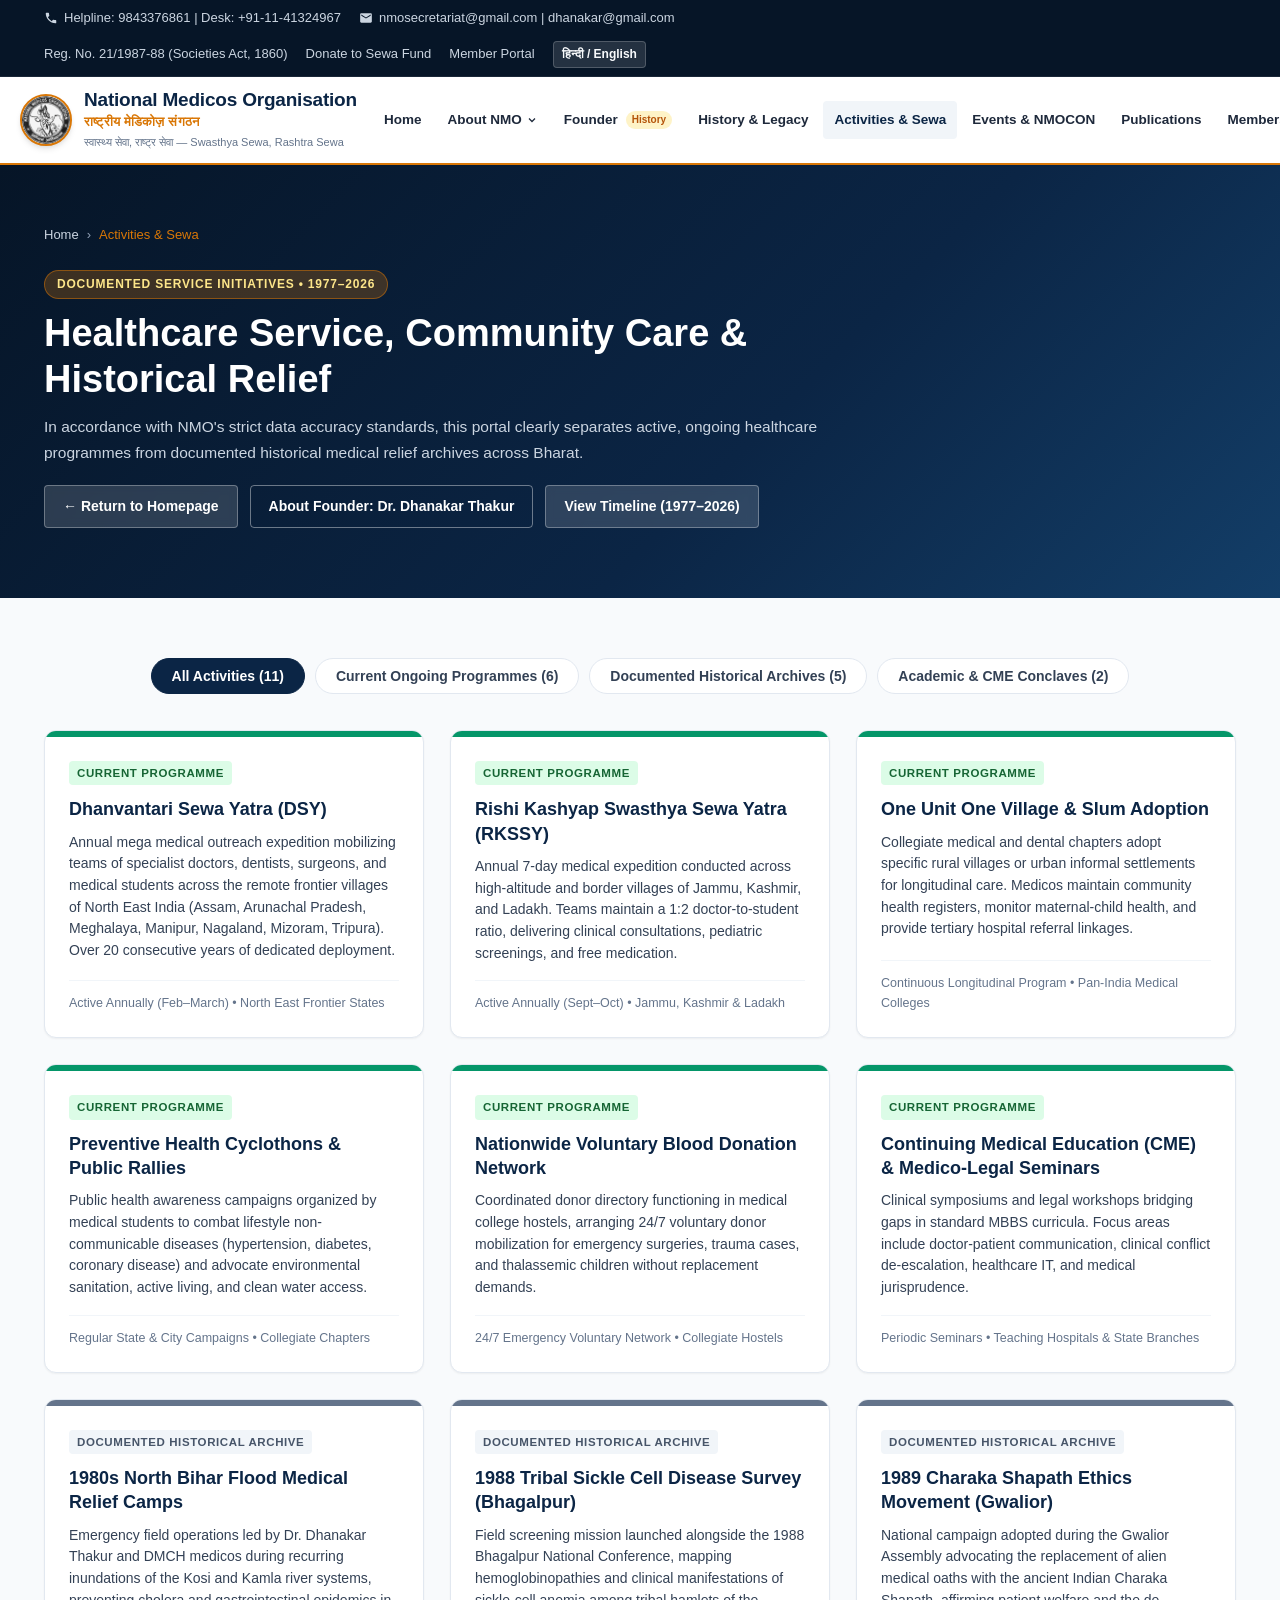
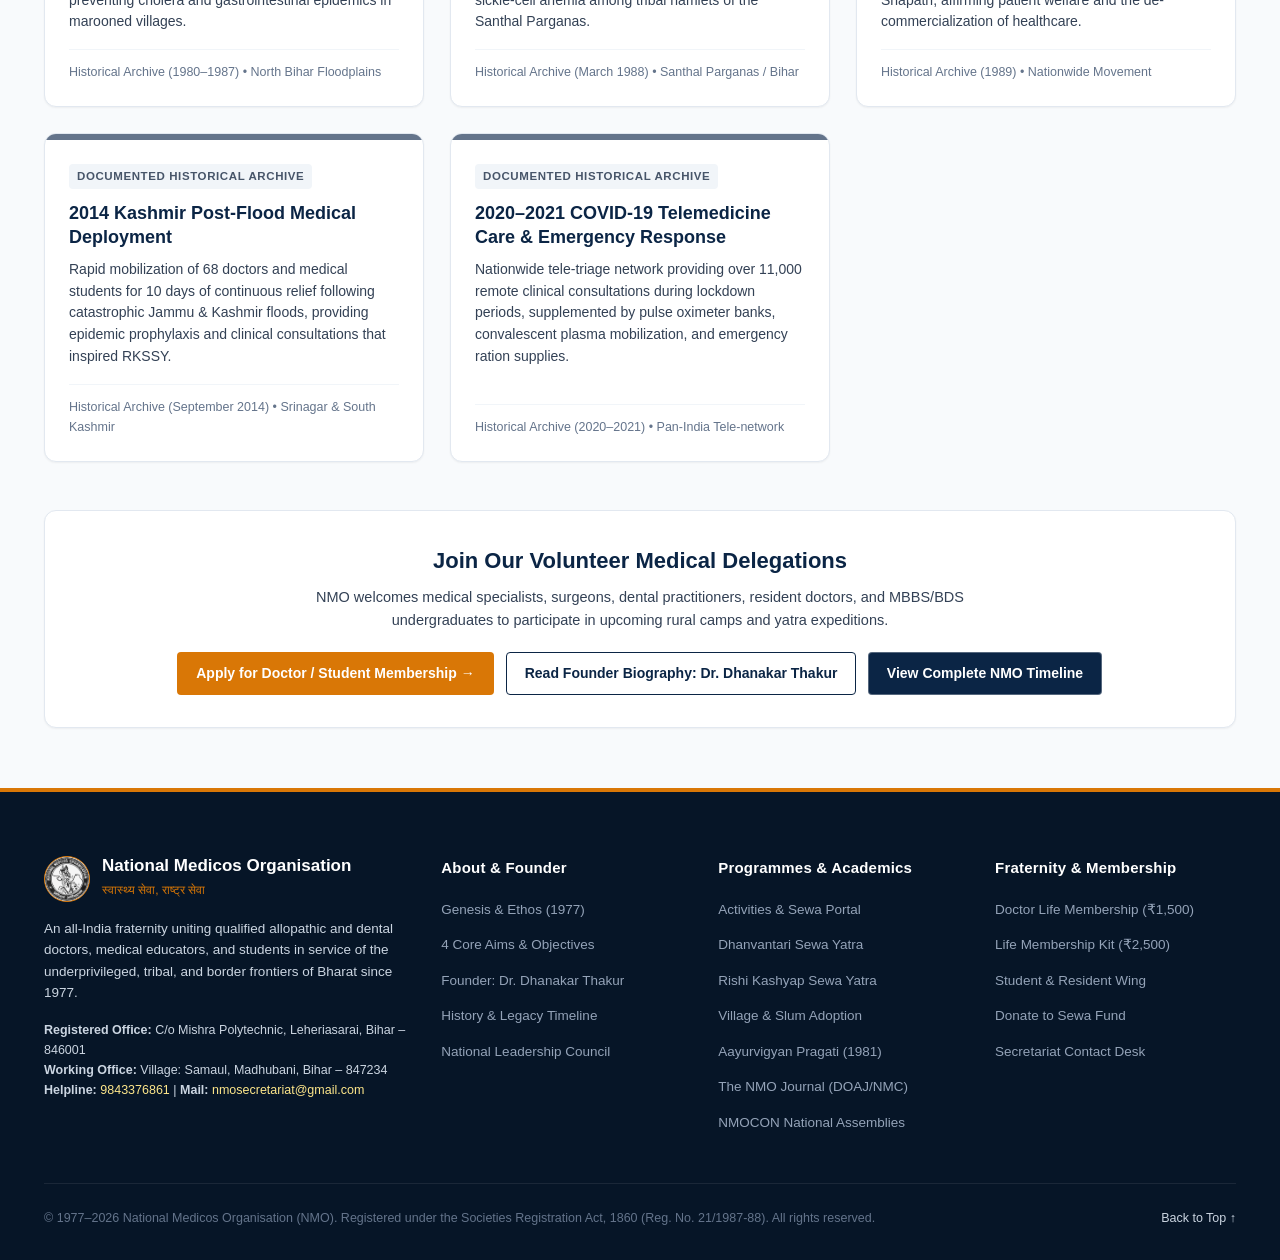
<file: activities.html>
<!DOCTYPE html>
<html lang="en">
<head>
  <meta charset="UTF-8">
  <meta name="viewport" content="width=device-width, initial-scale=1.0">
  <title>Activities & Sewa - National Medicos Organisation (NMO) | Current & Historical Programmes</title>
  <meta name="description" content="Frontline healthcare initiatives of National Medicos Organisation (NMO), distinguishing ongoing current programmes from documented historical archives.">
  <link rel="icon" type="image/png" href="nmo_logo.png">
  <link rel="stylesheet" href="styles.css">
  <style>
:root {
  --primary-navy: #0b2545;
  --primary-navy-dark: #061527;
  --primary-navy-light: #133e68;
  --saffron-accent: #d97706;
  --saffron-hover: #b45309;
  --saffron-subtle: #fef3c7;
  --teal-medical: #0284c7;
  --teal-medical-light: #e0f2fe;
  --emerald-health: #059669;
  --slate-dark: #1e293b;
  --slate-body: #334155;
  --slate-muted: #64748b;
  --slate-border: #e2e8f0;
  --bg-light: #f8fafc;
  --bg-white: #ffffff;
  --font-family: -apple-system, BlinkMacSystemFont, "Segoe UI", Roboto, "Helvetica Neue", Arial, sans-serif;
  --shadow-sm: 0 1px 2px 0 rgba(0, 0, 0, 0.05);
  --shadow-md: 0 4px 6px -1px rgba(0, 0, 0, 0.1), 0 2px 4px -1px rgba(0, 0, 0, 0.06);
  --shadow-lg: 0 10px 15px -3px rgba(0, 0, 0, 0.1), 0 4px 6px -2px rgba(0, 0, 0, 0.05);
  --shadow-xl: 0 20px 25px -5px rgba(0, 0, 0, 0.1), 0 10px 10px -5px rgba(0, 0, 0, 0.04);
  --radius-sm: 4px;
  --radius-md: 8px;
  --radius-lg: 12px;
  --radius-full: 9999px;
  --transition: all 0.25s ease-in-out;
}

* {
  box-sizing: border-box;
  margin: 0;
  padding: 0;
}

html, body {
  overflow-x: hidden;
  width: 100%;
  max-width: 100%;
}

body {
  font-family: var(--font-family);
  color: var(--slate-body);
  background-color: var(--bg-light);
  line-height: 1.6;
  -webkit-font-smoothing: antialiased;
}

a {
  text-decoration: none;
  color: inherit;
}

.container {
  max-width: 1240px;
  margin: 0 auto;
  padding: 0 24px;
  width: 100%;
}

/* Top Utility Bar */
.utility-header {
  background-color: var(--primary-navy-dark);
  color: #cbd5e1;
  font-size: 13px;
  padding: 8px 0;
  border-bottom: 1px solid rgba(255, 255, 255, 0.08);
}
.utility-content {
  display: flex;
  justify-content: space-between;
  align-items: center;
  flex-wrap: wrap;
  gap: 12px;
}
.utility-left, .utility-right {
  display: flex;
  align-items: center;
  gap: 18px;
  flex-wrap: wrap;
}
.utility-item {
  display: inline-flex;
  align-items: center;
  gap: 6px;
  color: #cbd5e1;
}
.utility-item a {
  color: #cbd5e1;
  transition: var(--transition);
}
.utility-item a:hover {
  color: var(--saffron-accent);
}
.lang-badge {
  background: rgba(255, 255, 255, 0.12);
  padding: 3px 8px;
  border-radius: var(--radius-sm);
  cursor: pointer;
  font-weight: 600;
  color: #f8fafc;
  border: 1px solid rgba(255, 255, 255, 0.2);
  font-size: 12px;
}
.lang-badge:hover {
  background: var(--saffron-accent);
}

/* Main Navigation Header */
.main-header {
  background: var(--bg-white);
  box-shadow: var(--shadow-sm);
  position: sticky;
  top: 0;
  z-index: 1000;
  border-bottom: 2px solid var(--saffron-accent);
}
.nav-container {
  display: flex;
  align-items: center;
  justify-content: space-between;
  padding: 12px 0;
  gap: 16px;
}
.brand-block {
  display: flex;
  align-items: center;
  gap: 12px;
  text-decoration: none;
  flex-shrink: 0;
}
.brand-logo-wrap {
  width: 52px;
  height: 52px;
  border-radius: 50%;
  background: #ffffff;
  border: 2px solid var(--saffron-accent);
  box-shadow: var(--shadow-md);
  display: flex;
  align-items: center;
  justify-content: center;
  overflow: hidden;
  flex-shrink: 0;
}
.brand-logo-img {
  width: 100%;
  height: 100%;
  object-fit: contain;
  display: block;
}
.brand-text h1 {
  font-size: 19px;
  font-weight: 800;
  color: var(--primary-navy);
  letter-spacing: -0.2px;
  line-height: 1.2;
}
.brand-text .hindi-sub {
  font-size: 13px;
  font-weight: 700;
  color: var(--saffron-accent);
  letter-spacing: 0.2px;
}
.brand-text .tagline {
  font-size: 11px;
  color: var(--slate-muted);
  font-weight: 500;
  margin-top: 1px;
}

/* Nav Links & Dropdowns */
.nav-menu {
  display: flex;
  align-items: center;
  list-style: none;
  gap: 4px;
  margin: 0;
  padding: 0;
}
.nav-item {
  position: relative;
}
.nav-link {
  padding: 8px 11px;
  font-size: 13.5px;
  font-weight: 600;
  color: var(--slate-dark);
  border-radius: var(--radius-sm);
  display: flex;
  align-items: center;
  gap: 4px;
  transition: var(--transition);
  white-space: nowrap;
}
.nav-link:hover, .nav-item:hover > .nav-link, .nav-link.active {
  color: var(--primary-navy);
  background-color: #f1f5f9;
}
.nav-link svg.arrow {
  width: 12px;
  height: 12px;
  transition: transform 0.2s;
}
.nav-item:hover .nav-link svg.arrow {
  transform: rotate(180deg);
}
.nav-badge {
  display: inline-block;
  padding: 1px 6px;
  font-size: 10px;
  font-weight: 700;
  border-radius: var(--radius-full);
  background: var(--saffron-subtle);
  color: var(--saffron-hover);
  margin-left: 4px;
}
.dropdown-menu {
  position: absolute;
  top: 100%;
  left: 0;
  background: var(--bg-white);
  min-width: 250px;
  box-shadow: var(--shadow-xl);
  border-radius: var(--radius-md);
  border: 1px solid var(--slate-border);
  padding: 8px 0;
  list-style: none;
  opacity: 0;
  visibility: hidden;
  transform: translateY(10px);
  transition: all 0.2s ease-in-out;
  z-index: 100;
}
.nav-item:hover .dropdown-menu {
  opacity: 1;
  visibility: visible;
  transform: translateY(0);
}
.dropdown-item a {
  display: block;
  padding: 9px 18px;
  font-size: 13.5px;
  font-weight: 500;
  color: var(--slate-body);
  transition: var(--transition);
}
.dropdown-item a:hover {
  background: #f8fafc;
  color: var(--saffron-accent);
  padding-left: 22px;
}

/* Nav Actions */
.nav-actions {
  display: flex;
  align-items: center;
  gap: 10px;
  flex-shrink: 0;
}
.btn {
  display: inline-flex;
  align-items: center;
  justify-content: center;
  gap: 8px;
  padding: 9px 18px;
  font-size: 14px;
  font-weight: 600;
  border-radius: var(--radius-sm);
  cursor: pointer;
  border: 1px solid transparent;
  transition: var(--transition);
  text-decoration: none;
  white-space: nowrap;
}
.btn-primary {
  background: var(--saffron-accent);
  color: white;
}
.btn-primary:hover {
  background: var(--saffron-hover);
  color: white;
  transform: translateY(-1px);
  box-shadow: var(--shadow-md);
}
.btn-outline {
  border-color: var(--primary-navy);
  color: var(--primary-navy);
  background: transparent;
}
.btn-outline:hover {
  background: var(--primary-navy);
  color: white;
}
.btn-light {
  background: rgba(255,255,255,0.15);
  color: white;
  backdrop-filter: blur(4px);
  border: 1px solid rgba(255,255,255,0.3);
}
.btn-light:hover {
  background: white;
  color: var(--primary-navy);
}
.btn-search {
  background: transparent;
  border: 1px solid var(--slate-border);
  border-radius: var(--radius-sm);
  width: 38px;
  height: 38px;
  display: flex;
  align-items: center;
  justify-content: center;
  cursor: pointer;
  color: var(--slate-muted);
  transition: var(--transition);
}
.btn-search:hover {
  background: #f1f5f9;
  color: var(--primary-navy);
}
.hamburger-btn {
  display: none;
  background: none;
  border: none;
  cursor: pointer;
  color: var(--primary-navy);
  padding: 6px;
}

/* Mobile Drawer */
.mobile-drawer {
  display: none;
  position: fixed;
  top: 0;
  left: 0;
  width: 100%;
  height: 100%;
  background: rgba(15, 23, 42, 0.75);
  z-index: 10000;
  backdrop-filter: blur(2px);
}
.mobile-drawer.open {
  display: block;
}
.drawer-content {
  width: 82%;
  max-width: 340px;
  height: 100%;
  background: white;
  overflow-y: auto;
  padding: 24px;
  box-shadow: var(--shadow-xl);
}
.drawer-header {
  display: flex;
  justify-content: space-between;
  align-items: center;
  margin-bottom: 20px;
  padding-bottom: 14px;
  border-bottom: 1px solid var(--slate-border);
}
.drawer-nav-list {
  list-style: none;
  display: flex;
  flex-direction: column;
  gap: 10px;
  margin: 0;
  padding: 0;
}
.drawer-nav-item a {
  font-size: 15px;
  font-weight: 600;
  color: var(--slate-dark);
  display: block;
  padding: 8px 0;
  border-bottom: 1px solid #f8fafc;
}
.drawer-nav-item a:hover {
  color: var(--saffron-accent);
}
.drawer-sublist {
  list-style: none;
  padding-left: 14px;
  margin-top: 4px;
  display: flex;
  flex-direction: column;
  gap: 6px;
}
.drawer-sublist a {
  font-size: 13.5px;
  color: var(--slate-body);
  font-weight: 500;
  padding: 4px 0;
}

/* Section Headers */
.section-header {
  text-align: center;
  max-width: 780px;
  margin: 0 auto 48px;
}
.section-badge {
  display: inline-block;
  padding: 5px 14px;
  background: var(--saffron-subtle);
  color: var(--saffron-hover);
  border-radius: var(--radius-full);
  font-size: 12.5px;
  font-weight: 700;
  text-transform: uppercase;
  letter-spacing: 0.8px;
  margin-bottom: 12px;
  border: 1px solid rgba(217, 119, 6, 0.2);
}
.section-badge.blue {
  background: var(--teal-medical-light);
  color: var(--primary-navy);
  border-color: rgba(2, 132, 199, 0.2);
}
.section-title {
  font-size: 32px;
  font-weight: 800;
  color: var(--primary-navy);
  letter-spacing: -0.5px;
  line-height: 1.25;
  margin-bottom: 14px;
}
.section-desc {
  font-size: 16px;
  color: var(--slate-muted);
  line-height: 1.6;
}

/* Hero Section */
.hero-section {
  background: linear-gradient(135deg, #061527 0%, #0b2545 60%, #133e68 100%);
  color: white;
  padding: 72px 0 84px;
  position: relative;
  overflow: hidden;
}
.hero-grid {
  display: grid;
  grid-template-columns: 1.15fr 0.85fr;
  gap: 44px;
  align-items: center;
}
.hero-badge-wrap {
  display: inline-flex;
  align-items: center;
  gap: 8px;
  padding: 6px 14px;
  background: rgba(217, 119, 6, 0.18);
  border: 1px solid rgba(217, 119, 6, 0.4);
  border-radius: var(--radius-full);
  font-size: 13px;
  font-weight: 600;
  color: #fde68a;
  margin-bottom: 20px;
}
.hero-title {
  font-size: 40px;
  font-weight: 800;
  line-height: 1.18;
  letter-spacing: -0.5px;
  margin-bottom: 16px;
}
.hero-subtitle {
  font-size: 18px;
  font-weight: 600;
  color: var(--saffron-accent);
  margin-bottom: 18px;
}
.hero-desc {
  font-size: 15.5px;
  line-height: 1.65;
  color: #cbd5e1;
  margin-bottom: 28px;
}
.hero-ctas {
  display: flex;
  gap: 14px;
  flex-wrap: wrap;
  margin-bottom: 36px;
}
.hero-metrics {
  display: grid;
  grid-template-columns: repeat(4, 1fr);
  gap: 16px;
  border-top: 1px solid rgba(255, 255, 255, 0.12);
  padding-top: 24px;
}
.metric-item h4 {
  font-size: 24px;
  font-weight: 800;
  color: var(--saffron-accent);
}
.metric-item p {
  font-size: 12px;
  color: #94a3b8;
  text-transform: uppercase;
  letter-spacing: 0.5px;
  margin-top: 2px;
}

/* Mankind Mantra Card */
.mantra-card {
  background: rgba(255, 255, 255, 0.05);
  backdrop-filter: blur(12px);
  border: 1px solid rgba(255, 255, 255, 0.15);
  border-radius: var(--radius-lg);
  padding: 30px;
  box-shadow: 0 20px 40px rgba(0, 0, 0, 0.35);
  position: relative;
}
.mantra-card::before {
  content: "";
  position: absolute;
  top: 0;
  left: 0;
  width: 4px;
  height: 100%;
  background: var(--saffron-accent);
  border-top-left-radius: var(--radius-lg);
  border-bottom-left-radius: var(--radius-lg);
}
.mantra-badge {
  display: inline-block;
  font-size: 11.5px;
  font-weight: 700;
  text-transform: uppercase;
  letter-spacing: 1px;
  color: #fde68a;
  margin-bottom: 12px;
}
.mantra-sanskrit {
  font-size: 18px;
  font-weight: 700;
  color: #ffffff;
  line-height: 1.6;
  margin-bottom: 16px;
  border-bottom: 1px solid rgba(255, 255, 255, 0.12);
  padding-bottom: 14px;
  font-family: Georgia, serif;
}
.mantra-hindi {
  font-size: 14.5px;
  color: #e2e8f0;
  margin-bottom: 14px;
  line-height: 1.55;
}
.mantra-english {
  font-size: 13.5px;
  color: #94a3b8;
  font-style: italic;
  line-height: 1.5;
}

/* General Section Styling */
section {
  padding: 72px 0;
}
.bg-white {
  background-color: var(--bg-white);
}
.bg-light {
  background-color: var(--bg-light);
}

/* About Section & Aims */
.about-lead-box {
  background: white;
  border-radius: var(--radius-lg);
  padding: 36px;
  border: 1px solid var(--slate-border);
  box-shadow: var(--shadow-sm);
  margin-bottom: 40px;
}
.about-lead-box h3 {
  font-size: 24px;
  color: var(--primary-navy);
  font-weight: 800;
  margin-bottom: 14px;
}
.aims-grid {
  display: grid;
  grid-template-columns: repeat(2, 1fr);
  gap: 24px;
  margin-bottom: 40px;
}
.aim-card {
  background: white;
  border: 1px solid var(--slate-border);
  border-radius: var(--radius-md);
  padding: 26px;
  transition: var(--transition);
  border-top: 4px solid var(--primary-navy);
}
.aim-card:hover {
  transform: translateY(-3px);
  box-shadow: var(--shadow-lg);
  border-top-color: var(--saffron-accent);
}
.aim-card-header {
  display: flex;
  align-items: center;
  gap: 12px;
  margin-bottom: 12px;
}
.aim-icon-box {
  width: 42px;
  height: 42px;
  border-radius: var(--radius-sm);
  background: #eff6ff;
  color: var(--primary-navy);
  display: flex;
  align-items: center;
  justify-content: center;
  font-weight: 800;
  font-size: 16px;
  flex-shrink: 0;
}
.aim-card h4 {
  font-size: 18px;
  font-weight: 700;
  color: var(--primary-navy);
}
.aim-card p {
  font-size: 14.5px;
  color: var(--slate-body);
  line-height: 1.6;
}

/* Founder Spotlight Card */
.founder-spotlight-card {
  background: linear-gradient(135deg, #0b2545 0%, #133e68 100%);
  color: white;
  border-radius: var(--radius-lg);
  padding: 36px;
  box-shadow: var(--shadow-lg);
  display: grid;
  grid-template-columns: 190px 1fr;
  gap: 32px;
  align-items: center;
  margin-top: 10px;
}
.founder-portrait-frame {
  width: 170px;
  height: 170px;
  border-radius: 50%;
  border: 4px solid var(--saffron-accent);
  background: #ffffff;
  box-shadow: var(--shadow-xl);
  display: flex;
  align-items: center;
  justify-content: center;
  overflow: hidden;
  margin: 0 auto;
  flex-shrink: 0;
}
.founder-portrait-frame img {
  width: 82%;
  height: 82%;
  object-fit: contain;
}
.founder-spotlight-info h3 {
  font-size: 25px;
  font-weight: 800;
  margin-bottom: 4px;
  color: white;
}
.founder-spotlight-info .founder-creds {
  font-size: 14px;
  color: #fde68a;
  font-weight: 600;
  margin-bottom: 12px;
}
.founder-spotlight-info p {
  font-size: 14.5px;
  color: #e2e8f0;
  line-height: 1.6;
  margin-bottom: 20px;
}

/* Timeline Section */
.timeline-wrap {
  position: relative;
  max-width: 960px;
  margin: 0 auto;
  padding: 10px 0;
}
.timeline-phase-header {
  background: var(--primary-navy);
  color: white;
  padding: 14px 24px;
  border-radius: var(--radius-md);
  font-size: 16px;
  font-weight: 700;
  display: flex;
  align-items: center;
  justify-content: space-between;
  margin: 36px 0 24px;
  border-left: 6px solid var(--saffron-accent);
}
.timeline-phase-header:first-of-type {
  margin-top: 0;
}
.timeline-list {
  position: relative;
  padding-left: 32px;
  border-left: 2px solid var(--slate-border);
  display: flex;
  flex-direction: column;
  gap: 22px;
}
.timeline-node {
  position: relative;
}
.timeline-node::before {
  content: "";
  position: absolute;
  left: -39px;
  top: 6px;
  width: 14px;
  height: 14px;
  border-radius: 50%;
  background: var(--saffron-accent);
  border: 3px solid white;
  box-shadow: 0 0 0 2px var(--slate-border);
}
.timeline-node.active::before {
  background: var(--emerald-health);
}
.timeline-card {
  background: white;
  border: 1px solid var(--slate-border);
  border-radius: var(--radius-md);
  padding: 20px 24px;
  box-shadow: var(--shadow-sm);
  transition: var(--transition);
}
.timeline-card:hover {
  box-shadow: var(--shadow-md);
  border-color: #cbd5e1;
}
.timeline-date-badge {
  display: inline-block;
  padding: 3px 10px;
  background: #eff6ff;
  color: var(--teal-medical);
  font-weight: 700;
  font-size: 12.5px;
  border-radius: var(--radius-full);
  margin-bottom: 8px;
}
.timeline-card h4 {
  font-size: 17px;
  font-weight: 700;
  color: var(--primary-navy);
  margin-bottom: 6px;
}
.timeline-card p {
  font-size: 14px;
  color: var(--slate-body);
  line-height: 1.55;
}

/* Activities Section & Tabs */
.filter-tabs {
  display: flex;
  justify-content: center;
  gap: 10px;
  flex-wrap: wrap;
  margin-bottom: 36px;
}
.filter-tab {
  padding: 9px 20px;
  border-radius: var(--radius-full);
  background: white;
  border: 1px solid var(--slate-border);
  font-size: 14px;
  font-weight: 600;
  color: var(--slate-body);
  cursor: pointer;
  transition: var(--transition);
}
.filter-tab:hover, .filter-tab.active {
  background: var(--primary-navy);
  color: white;
  border-color: var(--primary-navy);
}
.activities-grid {
  display: grid;
  grid-template-columns: repeat(3, 1fr);
  gap: 26px;
}
.activity-card {
  background: white;
  border-radius: var(--radius-lg);
  border: 1px solid var(--slate-border);
  overflow: hidden;
  box-shadow: var(--shadow-sm);
  display: flex;
  flex-direction: column;
  transition: var(--transition);
}
.activity-card:hover {
  transform: translateY(-4px);
  box-shadow: var(--shadow-lg);
}
.activity-top-strip {
  height: 6px;
  background: var(--primary-navy);
}
.activity-top-strip.current {
  background: var(--emerald-health);
}
.activity-top-strip.historical {
  background: #64748b;
}
.activity-body {
  padding: 24px;
  display: flex;
  flex-direction: column;
  flex-grow: 1;
}
.activity-tag {
  font-size: 11.5px;
  font-weight: 700;
  text-transform: uppercase;
  letter-spacing: 0.6px;
  padding: 3px 8px;
  border-radius: var(--radius-sm);
  display: inline-block;
  margin-bottom: 12px;
  align-self: flex-start;
}
.activity-tag.tag-current {
  background: #dcfce7;
  color: #166534;
}
.activity-tag.tag-historical {
  background: #f1f5f9;
  color: #475569;
}
.activity-body h4 {
  font-size: 18px;
  font-weight: 700;
  color: var(--primary-navy);
  margin-bottom: 10px;
  line-height: 1.35;
}
.activity-body p {
  font-size: 14px;
  color: var(--slate-body);
  line-height: 1.55;
  margin-bottom: 16px;
  flex-grow: 1;
}
.activity-meta {
  font-size: 12.5px;
  color: var(--slate-muted);
  font-weight: 500;
  border-top: 1px solid #f1f5f9;
  padding-top: 12px;
}

/* Publications Section */
.publications-grid {
  display: grid;
  grid-template-columns: repeat(3, 1fr);
  gap: 26px;
  margin-bottom: 32px;
}
.pub-card {
  background: white;
  border-radius: var(--radius-lg);
  border: 1px solid var(--slate-border);
  padding: 26px;
  box-shadow: var(--shadow-sm);
  transition: var(--transition);
  display: flex;
  flex-direction: column;
}
.pub-card:hover {
  box-shadow: var(--shadow-md);
  border-color: #cbd5e1;
}
.pub-badge {
  font-size: 12px;
  font-weight: 700;
  padding: 4px 10px;
  border-radius: var(--radius-full);
  background: #eff6ff;
  color: var(--primary-navy);
  display: inline-block;
  margin-bottom: 14px;
  align-self: flex-start;
}
.pub-card h4 {
  font-size: 18px;
  font-weight: 700;
  color: var(--primary-navy);
  margin-bottom: 10px;
  line-height: 1.35;
}
.pub-card p {
  font-size: 14px;
  color: var(--slate-body);
  line-height: 1.55;
  margin-bottom: 16px;
  flex-grow: 1;
}

/* Events Section */
.events-layout {
  display: grid;
  grid-template-columns: 1.2fr 0.8fr;
  gap: 28px;
}
.event-featured {
  background: white;
  border-radius: var(--radius-lg);
  border: 1px solid var(--slate-border);
  padding: 32px;
  box-shadow: var(--shadow-sm);
  border-left: 6px solid var(--saffron-accent);
}
.event-side-card {
  background: white;
  border-radius: var(--radius-md);
  border: 1px solid var(--slate-border);
  padding: 22px;
  box-shadow: var(--shadow-sm);
  margin-bottom: 18px;
}

/* Leadership Section */
.leadership-grid {
  display: grid;
  grid-template-columns: repeat(4, 1fr);
  gap: 22px;
}
.leader-card {
  background: white;
  border-radius: var(--radius-md);
  border: 1px solid var(--slate-border);
  padding: 24px;
  text-align: center;
  box-shadow: var(--shadow-sm);
  transition: var(--transition);
}
.leader-card:hover {
  box-shadow: var(--shadow-md);
  transform: translateY(-2px);
}
.leader-avatar-ph {
  width: 76px;
  height: 76px;
  border-radius: 50%;
  background: #eff6ff;
  color: var(--primary-navy);
  font-size: 24px;
  font-weight: 800;
  display: flex;
  align-items: center;
  justify-content: center;
  margin: 0 auto 16px;
  border: 2px solid var(--saffron-accent);
}
.leader-card h4 {
  font-size: 17px;
  font-weight: 700;
  color: var(--primary-navy);
  margin-bottom: 4px;
}
.leader-card .designation {
  font-size: 13.5px;
  color: var(--saffron-accent);
  font-weight: 600;
  margin-bottom: 6px;
}
.leader-card .spec {
  font-size: 12.5px;
  color: var(--slate-muted);
}

/* Membership Section */
.membership-grid {
  display: grid;
  grid-template-columns: repeat(3, 1fr);
  gap: 26px;
}
.member-tier-card {
  background: white;
  border-radius: var(--radius-lg);
  border: 1px solid var(--slate-border);
  padding: 32px 26px;
  box-shadow: var(--shadow-sm);
  display: flex;
  flex-direction: column;
  position: relative;
}
.member-tier-card.featured {
  border: 2px solid var(--saffron-accent);
  box-shadow: var(--shadow-lg);
}
.featured-tag {
  position: absolute;
  top: -12px;
  left: 50%;
  transform: translateX(-50%);
  background: var(--saffron-accent);
  color: white;
  font-size: 11px;
  font-weight: 800;
  text-transform: uppercase;
  padding: 3px 12px;
  border-radius: var(--radius-full);
  letter-spacing: 0.5px;
}
.tier-price {
  font-size: 32px;
  font-weight: 800;
  color: var(--primary-navy);
  margin: 14px 0 16px;
}
.tier-features {
  list-style: none;
  display: flex;
  flex-direction: column;
  gap: 10px;
  margin-bottom: 24px;
  flex-grow: 1;
  padding: 0;
}
.tier-features li {
  font-size: 13.5px;
  color: var(--slate-body);
  display: flex;
  align-items: flex-start;
  gap: 8px;
}

/* Contact Section */
.contact-grid {
  display: grid;
  grid-template-columns: repeat(3, 1fr);
  gap: 24px;
}
.contact-card {
  background: white;
  border-radius: var(--radius-md);
  border: 1px solid var(--slate-border);
  padding: 26px;
  box-shadow: var(--shadow-sm);
}
.contact-card-title {
  font-size: 14px;
  font-weight: 700;
  text-transform: uppercase;
  letter-spacing: 0.6px;
  color: var(--saffron-accent);
  margin-bottom: 12px;
  display: flex;
  align-items: center;
  gap: 8px;
}
.contact-card h4 {
  font-size: 17px;
  font-weight: 700;
  color: var(--primary-navy);
  margin-bottom: 8px;
}
.contact-card p, .contact-card address {
  font-size: 14px;
  color: var(--slate-body);
  line-height: 1.6;
  font-style: normal;
}
.contact-card a {
  color: var(--primary-navy);
  font-weight: 600;
  transition: var(--transition);
}
.contact-card a:hover {
  color: var(--saffron-accent);
}

/* Footer */
.site-footer {
  background: var(--primary-navy-dark);
  color: #94a3b8;
  padding: 64px 0 32px;
  border-top: 4px solid var(--saffron-accent);
}
.footer-grid {
  display: grid;
  grid-template-columns: 1.5fr 1fr 1fr 1fr;
  gap: 36px;
  margin-bottom: 48px;
}
.footer-brand-wrap {
  display: flex;
  align-items: center;
  gap: 12px;
  margin-bottom: 16px;
}
.footer-logo-img {
  width: 46px;
  height: 46px;
  border-radius: 50%;
  background: white;
  object-fit: contain;
  border: 1px solid var(--saffron-accent);
}
.footer-brand h4 {
  color: white;
  font-size: 17px;
  font-weight: 800;
  line-height: 1.2;
}
.footer-brand p {
  font-size: 13.5px;
  color: #cbd5e1;
  line-height: 1.6;
  margin-bottom: 16px;
}
.footer-col h5 {
  color: white;
  font-size: 15px;
  font-weight: 700;
  margin-bottom: 16px;
  letter-spacing: 0.2px;
}
.footer-links {
  list-style: none;
  display: flex;
  flex-direction: column;
  gap: 10px;
  padding: 0;
  margin: 0;
}
.footer-links a {
  color: #94a3b8;
  font-size: 13.5px;
  transition: var(--transition);
}
.footer-links a:hover {
  color: var(--saffron-accent);
  padding-left: 4px;
}
.footer-bottom {
  border-top: 1px solid rgba(255, 255, 255, 0.08);
  padding-top: 24px;
  display: flex;
  justify-content: space-between;
  align-items: center;
  flex-wrap: wrap;
  gap: 16px;
  font-size: 12.5px;
  color: #64748b;
}

/* Modal Dialogs */
.modal-backdrop {
  display: none;
  position: fixed;
  top: 0;
  left: 0;
  width: 100%;
  height: 100%;
  background: rgba(15, 23, 42, 0.75);
  z-index: 20000;
  backdrop-filter: blur(3px);
  align-items: center;
  justify-content: center;
  padding: 20px;
}
.modal-backdrop.open {
  display: flex;
}
.modal-box {
  background: white;
  border-radius: var(--radius-lg);
  max-width: 680px;
  width: 100%;
  max-height: 90vh;
  overflow-y: auto;
  padding: 32px;
  position: relative;
  box-shadow: var(--shadow-xl);
}
.modal-close-btn {
  position: absolute;
  top: 18px;
  right: 18px;
  background: none;
  border: none;
  font-size: 24px;
  color: var(--slate-muted);
  cursor: pointer;
  line-height: 1;
}
.modal-close-btn:hover {
  color: var(--primary-navy);
}
.modal-title {
  font-size: 22px;
  font-weight: 800;
  color: var(--primary-navy);
  margin-bottom: 16px;
  padding-right: 30px;
}
.modal-body {
  font-size: 14.5px;
  color: var(--slate-body);
  line-height: 1.65;
}

/* Search Modal Specifics */
.search-input-wrap {
  display: flex;
  gap: 10px;
  margin-bottom: 16px;
}
.search-field {
  flex-grow: 1;
  padding: 12px 16px;
  border: 1px solid var(--slate-border);
  border-radius: var(--radius-sm);
  font-size: 15px;
  font-family: inherit;
}
.search-results-list {
  max-height: 280px;
  overflow-y: auto;
  border: 1px solid var(--slate-border);
  border-radius: var(--radius-sm);
}
.search-result-item {
  padding: 12px 16px;
  border-bottom: 1px solid #f1f5f9;
  cursor: pointer;
}
.search-result-item:hover {
  background: #f8fafc;
}
.search-result-item h5 {
  font-size: 14.5px;
  color: var(--primary-navy);
  margin-bottom: 2px;
}
.search-result-item p {
  font-size: 12.5px;
  color: var(--slate-muted);
}

/* Founder Page Specific Styles */
.founder-header-banner {
  background: linear-gradient(135deg, #061527 0%, #0b2545 60%, #133e68 100%);
  color: white;
  padding: 60px 0 70px;
}
.breadcrumb {
  display: flex;
  align-items: center;
  gap: 8px;
  font-size: 13px;
  color: #94a3b8;
  margin-bottom: 24px;
}
.breadcrumb a {
  color: #cbd5e1;
}
.breadcrumb a:hover {
  color: var(--saffron-accent);
}
.founder-hero-grid {
  display: grid;
  grid-template-columns: 240px 1fr;
  gap: 40px;
  align-items: center;
}
.founder-portrait-frame-large {
  width: 220px;
  height: 220px;
  border-radius: 50%;
  border: 5px solid var(--saffron-accent);
  background: #ffffff;
  box-shadow: 0 20px 35px rgba(0, 0, 0, 0.4);
  display: flex;
  align-items: center;
  justify-content: center;
  overflow: hidden;
  margin: 0 auto;
  position: relative;
}
.founder-portrait-frame-large img {
  width: 85%;
  height: 85%;
  object-fit: contain;
}
.founder-hero-info h1 {
  font-size: 38px;
  font-weight: 800;
  color: white;
  line-height: 1.2;
  margin-bottom: 8px;
}
.founder-hero-info .lead-role {
  font-size: 18px;
  font-weight: 700;
  color: var(--saffron-accent);
  margin-bottom: 12px;
}
.founder-creds-badge {
  display: inline-block;
  padding: 6px 14px;
  background: rgba(255, 255, 255, 0.1);
  border: 1px solid rgba(255, 255, 255, 0.2);
  border-radius: var(--radius-sm);
  font-size: 13.5px;
  color: #f1f5f9;
  font-weight: 600;
  margin-bottom: 16px;
}
.founder-summary-p {
  font-size: 15.5px;
  line-height: 1.65;
  color: #cbd5e1;
}
.founder-content-section {
  background: white;
  border-radius: var(--radius-lg);
  border: 1px solid var(--slate-border);
  padding: 36px;
  margin-bottom: 32px;
  box-shadow: var(--shadow-sm);
}
.founder-section-heading {
  font-size: 22px;
  font-weight: 800;
  color: var(--primary-navy);
  margin-bottom: 18px;
  display: flex;
  align-items: center;
  gap: 12px;
  border-bottom: 2px solid #f1f5f9;
  padding-bottom: 12px;
}
.founder-section-heading span.num-badge {
  width: 32px;
  height: 32px;
  border-radius: 50%;
  background: var(--saffron-subtle);
  color: var(--saffron-hover);
  display: flex;
  align-items: center;
  justify-content: center;
  font-size: 14px;
  font-weight: 800;
  flex-shrink: 0;
}
.founder-body-text {
  font-size: 15px;
  color: var(--slate-body);
  line-height: 1.7;
  margin-bottom: 16px;
}
.founder-facts-list {
  list-style: none;
  display: flex;
  flex-direction: column;
  gap: 12px;
  margin: 18px 0;
  padding: 0;
}
.founder-facts-list li {
  font-size: 14.5px;
  color: var(--slate-body);
  display: flex;
  align-items: flex-start;
  gap: 10px;
  line-height: 1.55;
}
.founder-facts-list li svg {
  color: var(--emerald-health);
  flex-shrink: 0;
  margin-top: 3px;
}
.verification-box {
  background: #fffbeb;
  border: 1px solid #fde68a;
  border-radius: var(--radius-md);
  padding: 24px;
  margin-top: 36px;
}
.verification-box h4 {
  font-size: 16px;
  font-weight: 700;
  color: #92400e;
  margin-bottom: 8px;
  display: flex;
  align-items: center;
  gap: 8px;
}
.verification-box p {
  font-size: 13.5px;
  color: #78350f;
  line-height: 1.6;
}

/* Responsive Breakpoints */
@media (max-width: 1024px) {
  .container {
    padding: 0 16px;
  }
  .nav-menu {
    gap: 2px;
  }
  .nav-link {
    padding: 7px 9px;
    font-size: 13px;
  }
  .brand-text h1 {
    font-size: 16.5px;
  }
  .brand-logo-wrap {
    width: 44px;
    height: 44px;
  }
  .aims-grid, .publications-grid, .leadership-grid {
    grid-template-columns: repeat(2, 1fr);
  }
  .activities-grid, .membership-grid, .contact-grid {
    grid-template-columns: repeat(2, 1fr);
  }
  .footer-grid {
    grid-template-columns: 1fr 1fr;
  }
  .hero-grid {
    grid-template-columns: 1fr;
    gap: 32px;
  }
  .founder-hero-grid {
    grid-template-columns: 1fr;
    text-align: center;
  }
  .founder-spotlight-card {
    grid-template-columns: 1fr;
    text-align: center;
  }
  .founder-portrait-frame {
    margin: 0 auto;
  }
}

@media (max-width: 768px) {
  .nav-menu, .nav-actions .btn-primary {
    display: none;
  }
  .hamburger-btn {
    display: block;
  }
  .hero-title {
    font-size: 30px;
  }
  .hero-metrics {
    grid-template-columns: repeat(2, 1fr);
  }
  .events-layout {
    grid-template-columns: 1fr;
  }
  .aims-grid, .publications-grid, .activities-grid, .membership-grid, .contact-grid, .leadership-grid, .footer-grid {
    grid-template-columns: 1fr;
  }
  .utility-left {
    display: none;
  }
  .utility-content {
    justify-content: flex-end;
  }
}

@media (max-width: 480px) {
  .hero-title {
    font-size: 25px;
  }
  .hero-subtitle {
    font-size: 16px;
  }
  .section-title {
    font-size: 26px;
  }
  .brand-text h1 {
    font-size: 15px;
  }
  .brand-text .hindi-sub {
    font-size: 11.5px;
  }
  .brand-text .tagline {
    display: none;
  }
  .hero-metrics {
    grid-template-columns: 1fr;
  }
  .timeline-list {
    padding-left: 20px;
  }
  .timeline-node::before {
    left: -27px;
  }
}

@media (max-width: 360px) {
  .brand-logo-wrap {
    width: 38px;
    height: 38px;
  }
  .brand-text h1 {
    font-size: 13.5px;
  }
  .container {
    padding: 0 10px;
  }
}

  </style>
</head>
<body>

  <!-- Top Utility Bar -->
  <aside class="utility-header" aria-label="Top Utility Bar">
    <div class="container utility-content">
      <div class="utility-left">
        <div class="utility-item">
          <svg width="14" height="14" fill="currentColor" viewBox="0 0 24 24"><path d="M6.62 10.79a15.053 15.053 0 006.59 6.59l2.2-2.2c.27-.27.67-.36 1.02-.24 1.12.37 2.33.57 3.57.57.55 0 1 .45 1 1V20c0 .55-.45 1-1 1-9.39 0-17-7.61-17-17 0-.55.45-1 1-1h3.5c.55 0 1 .45 1 1 0 1.25.2 2.45.57 3.57.11.35.03.74-.25 1.02l-2.2 2.2z"/></svg>
          <span>Helpline: <a href="tel:9843376861">9843376861</a> | Desk: <a href="tel:+911141324967">+91-11-41324967</a></span>
        </div>
        <div class="utility-item">
          <svg width="14" height="14" fill="currentColor" viewBox="0 0 24 24"><path d="M20 4H4c-1.1 0-1.99.9-1.99 2L2 18c0 1.1.9 2 2 2h16c1.1 0 2-.9 2-2V6c0-1.1-.9-2-2-2zm0 4l-8 5-8-5V6l8 5 8-5v2z"/></svg>
          <span><a href="mailto:nmosecretariat@gmail.com">nmosecretariat@gmail.com</a> | <a href="mailto:dhanakar@gmail.com">dhanakar@gmail.com</a></span>
        </div>
      </div>
      <div class="utility-right">
        <div class="utility-item">
          <span>Reg. No. 21/1987-88 (Societies Act, 1860)</span>
        </div>
        <div class="utility-item">
          <a href="#contact" onclick="openModal('donateModal')">Donate to Sewa Fund</a>
        </div>
        <div class="utility-item">
          <a href="index.html#membership">Member Portal</a>
        </div>
        <span class="lang-badge" id="lang-toggle-btn" onclick="toggleLanguage()">हिन्दी / English</span>
      </div>
    </div>
  </aside>

  <!-- Main Navigation Header -->
  <header class="main-header" role="banner">
    <div class="container nav-container">
      <a href="index.html" class="brand-block" aria-label="NMO Home">
        <div class="brand-logo-wrap">
          <img src="nmo_logo.png" alt="NMO Official Logo" class="brand-logo-img" onerror="this.onerror=null; this.src=nmoLogoFallback;">
        </div>
        <div class="brand-text">
          <h1 id="brand-title">National Medicos Organisation</h1>
          <div class="hindi-sub" id="brand-hindi">राष्ट्रीय मेडिकोज़ संगठन</div>
          <div class="tagline" id="brand-motto">स्वास्थ्य सेवा, राष्ट्र सेवा — Swasthya Sewa, Rashtra Sewa</div>
        </div>
      </a>

      <!-- Desktop Navigation Menu -->
      <nav aria-label="Main Navigation">
        <ul class="nav-menu">
          <li class="nav-item">
            <a href="index.html" class="nav-link ">Home</a>
          </li>
          <li class="nav-item">
            <a href="index.html#about" class="nav-link">
              About NMO
              <svg class="arrow" viewBox="0 0 24 24" fill="none" stroke="currentColor" stroke-width="2.5"><polyline points="6 9 12 15 18 9"></polyline></svg>
            </a>
            <ul class="dropdown-menu">
              <li class="dropdown-item"><a href="index.html#about">Genesis & Ethos (1977)</a></li>
              <li class="dropdown-item"><a href="index.html#about-aims">4 Core Aims & Objectives</a></li>
              <li class="dropdown-item"><a href="founder.html"><strong>About Founder: Dr. Dhanakar Thakur</strong></a></li>
              <li class="dropdown-item"><a href="index.html#leadership">National Leadership & Council</a></li>
              <li class="dropdown-item"><a href="index.html#about" onclick="openModal('zonalModal')">State & Zonal Units (6 Zones)</a></li>
              <li class="dropdown-item"><a href="index.html#about" onclick="openModal('constitutionModal')">Constitution & Objectives</a></li>
            </ul>
          </li>
          <li class="nav-item">
            <a href="founder.html" class="nav-link ">
              Founder <span class="nav-badge">History</span>
            </a>
          </li>
          <li class="nav-item">
            <a href="index.html#timeline" class="nav-link">History & Legacy</a>
          </li>
          <li class="nav-item">
            <a href="activities.html" class="nav-link active">Activities & Sewa</a>
          </li>
          <li class="nav-item">
            <a href="index.html#events" class="nav-link">Events & NMOCON</a>
          </li>
          <li class="nav-item">
            <a href="index.html#publications" class="nav-link">Publications</a>
          </li>
          <li class="nav-item">
            <a href="index.html#membership" class="nav-link">Membership</a>
          </li>
          <li class="nav-item">
            <a href="index.html#contact" class="nav-link">Contact</a>
          </li>
        </ul>
      </nav>

      <!-- Nav Actions -->
      <div class="nav-actions">
        <button class="btn-search" title="Search NMO Content" onclick="openModal('searchModal')" aria-label="Search">
          <svg width="18" height="18" fill="none" stroke="currentColor" stroke-width="2" viewBox="0 0 24 24"><circle cx="11" cy="11" r="8"></circle><line x1="21" y1="21" x2="16.65" y2="16.65"></line></svg>
        </button>
        <a href="index.html#membership" class="btn btn-primary">Become a Member</a>
        <button class="hamburger-btn" onclick="toggleMobileDrawer()" aria-label="Open Mobile Menu">
          <svg width="24" height="24" fill="none" stroke="currentColor" stroke-width="2.5" viewBox="0 0 24 24"><line x1="3" y1="12" x2="21" y2="12"></line><line x1="3" y1="6" x2="21" y2="6"></line><line x1="3" y1="18" x2="21" y2="18"></line></svg>
        </button>
      </div>
    </div>
  </header>

  <!-- Mobile Drawer -->
  <div class="mobile-drawer" id="mobileDrawer" onclick="closeDrawerOutside(event)">
    <div class="drawer-content">
      <div class="drawer-header">
        <div style="display:flex;align-items:center;gap:10px;">
          <img src="nmo_logo.png" alt="NMO Logo" style="width:36px;height:36px;border-radius:50%;" onerror="this.onerror=null; this.src=nmoLogoFallback;">
          <strong style="color:var(--primary-navy);font-size:15px;">NMO India</strong>
        </div>
        <button style="background:none;border:none;font-size:24px;cursor:pointer;" onclick="toggleMobileDrawer()">&times;</button>
      </div>
      <ul class="drawer-nav-list">
        <li class="drawer-nav-item"><a href="index.html" onclick="toggleMobileDrawer()">Home</a></li>
        <li class="drawer-nav-item">
          <a href="index.html#about" onclick="toggleMobileDrawer()">About NMO</a>
          <ul class="drawer-sublist">
            <li><a href="index.html#about" onclick="toggleMobileDrawer()">Genesis & Ethos</a></li>
            <li><a href="index.html#about-aims" onclick="toggleMobileDrawer()">4 Core Objectives</a></li>
            <li><a href="founder.html" onclick="toggleMobileDrawer()">Founder: Dr. Dhanakar Thakur</a></li>
            <li><a href="index.html#leadership" onclick="toggleMobileDrawer()">National Council</a></li>
          </ul>
        </li>
        <li class="drawer-nav-item"><a href="founder.html" onclick="toggleMobileDrawer()">About Founder</a></li>
        <li class="drawer-nav-item"><a href="index.html#timeline" onclick="toggleMobileDrawer()">History & Timeline</a></li>
        <li class="drawer-nav-item"><a href="activities.html" onclick="toggleMobileDrawer()">Activities & Sewa</a></li>
        <li class="drawer-nav-item"><a href="index.html#events" onclick="toggleMobileDrawer()">Events & Assemblies</a></li>
        <li class="drawer-nav-item"><a href="index.html#publications" onclick="toggleMobileDrawer()">Publications & Journal</a></li>
        <li class="drawer-nav-item"><a href="index.html#membership" onclick="toggleMobileDrawer()">Membership Portal</a></li>
        <li class="drawer-nav-item"><a href="index.html#contact" onclick="toggleMobileDrawer()">Contact Secretariat</a></li>
      </ul>
      <div style="margin-top:24px;padding-top:16px;border-top:1px solid var(--slate-border);">
        <p style="font-size:13px;color:var(--slate-muted);margin-bottom:8px;">Emergency Contact:</p>
        <p style="font-size:14px;font-weight:700;color:var(--primary-navy);"><a href="tel:9843376861">9843376861</a></p>
        <p style="font-size:13px;color:var(--slate-body);margin-top:6px;"><a href="mailto:nmosecretariat@gmail.com">nmosecretariat@gmail.com</a></p>
      </div>
    </div>
  </div>

  <!-- Main Content: Activities & Sewa -->
  <main id="main-content">
    
    <!-- Hero Banner -->
    <section class="founder-header-banner">
      <div class="container">
        <nav class="breadcrumb" aria-label="Breadcrumb">
          <a href="index.html">Home</a> &rsaquo; 
          <span style="color:var(--saffron-accent);">Activities & Sewa</span>
        </nav>
        <div style="max-width:820px;">
          <div style="display:inline-flex;align-items:center;gap:8px;padding:4px 12px;background:rgba(217,119,6,0.25);border:1px solid rgba(217,119,6,0.5);border-radius:var(--radius-full);font-size:12px;font-weight:700;color:#fde68a;margin-bottom:12px;text-transform:uppercase;letter-spacing:0.8px;">
            Documented Service Initiatives &bull; 1977–2026
          </div>
          <h1 style="font-size:38px;font-weight:800;color:white;line-height:1.2;margin-bottom:12px;">
            Healthcare Service, Community Care & Historical Relief
          </h1>
          <p class="founder-summary-p">
            In accordance with NMO's strict data accuracy standards, this portal clearly separates active, ongoing healthcare programmes from documented historical medical relief archives across Bharat.
          </p>
          <div style="margin-top:20px;display:flex;gap:12px;flex-wrap:wrap;">
            <a href="index.html" class="btn btn-light">&larr; Return to Homepage</a>
            <a href="founder.html" class="btn btn-outline" style="border-color:rgba(255,255,255,0.4);color:white;">About Founder: Dr. Dhanakar Thakur</a>
            <a href="index.html#timeline" class="btn btn-light">View Timeline (1977–2026)</a>
          </div>
        </div>
      </div>
    </section>

    <!-- Activities Grid Section -->
    <section class="bg-light" style="padding:60px 0;">
      <div class="container">

        <!-- Category Filter Tabs -->
        <div class="filter-tabs">
          <button class="filter-tab active" onclick="filterActivities('all', this)">All Activities (11)</button>
          <button class="filter-tab" onclick="filterActivities('current', this)">Current Ongoing Programmes (6)</button>
          <button class="filter-tab" onclick="filterActivities('historical', this)">Documented Historical Archives (5)</button>
          <button class="filter-tab" onclick="filterActivities('academic', this)">Academic & CME Conclaves (2)</button>
        </div>

        <div class="activities-grid" id="activitiesGrid">
          
          <!-- CURRENT 1 -->
          <div class="activity-card" data-category="current">
            <div class="activity-top-strip current"></div>
            <div class="activity-body">
              <span class="activity-tag tag-current">Current Programme</span>
              <h4>Dhanvantari Sewa Yatra (DSY)</h4>
              <p>
                Annual mega medical outreach expedition mobilizing teams of specialist doctors, dentists, surgeons, and medical students across the remote frontier villages of North East India (Assam, Arunachal Pradesh, Meghalaya, Manipur, Nagaland, Mizoram, Tripura). Over 20 consecutive years of dedicated deployment.
              </p>
              <div class="activity-meta">Active Annually (Feb–March) &bull; North East Frontier States</div>
            </div>
          </div>

          <!-- CURRENT 2 -->
          <div class="activity-card" data-category="current">
            <div class="activity-top-strip current"></div>
            <div class="activity-body">
              <span class="activity-tag tag-current">Current Programme</span>
              <h4>Rishi Kashyap Swasthya Sewa Yatra (RKSSY)</h4>
              <p>
                Annual 7-day medical expedition conducted across high-altitude and border villages of Jammu, Kashmir, and Ladakh. Teams maintain a 1:2 doctor-to-student ratio, delivering clinical consultations, pediatric screenings, and free medication.
              </p>
              <div class="activity-meta">Active Annually (Sept–Oct) &bull; Jammu, Kashmir & Ladakh</div>
            </div>
          </div>

          <!-- CURRENT 3 -->
          <div class="activity-card" data-category="current">
            <div class="activity-top-strip current"></div>
            <div class="activity-body">
              <span class="activity-tag tag-current">Current Programme</span>
              <h4>One Unit One Village & Slum Adoption</h4>
              <p>
                Collegiate medical and dental chapters adopt specific rural villages or urban informal settlements for longitudinal care. Medicos maintain community health registers, monitor maternal-child health, and provide tertiary hospital referral linkages.
              </p>
              <div class="activity-meta">Continuous Longitudinal Program &bull; Pan-India Medical Colleges</div>
            </div>
          </div>

          <!-- CURRENT 4 -->
          <div class="activity-card" data-category="current">
            <div class="activity-top-strip current"></div>
            <div class="activity-body">
              <span class="activity-tag tag-current">Current Programme</span>
              <h4>Preventive Health Cyclothons & Public Rallies</h4>
              <p>
                Public health awareness campaigns organized by medical students to combat lifestyle non-communicable diseases (hypertension, diabetes, coronary disease) and advocate environmental sanitation, active living, and clean water access.
              </p>
              <div class="activity-meta">Regular State & City Campaigns &bull; Collegiate Chapters</div>
            </div>
          </div>

          <!-- CURRENT 5 -->
          <div class="activity-card" data-category="current">
            <div class="activity-top-strip current"></div>
            <div class="activity-body">
              <span class="activity-tag tag-current">Current Programme</span>
              <h4>Nationwide Voluntary Blood Donation Network</h4>
              <p>
                Coordinated donor directory functioning in medical college hostels, arranging 24/7 voluntary donor mobilization for emergency surgeries, trauma cases, and thalassemic children without replacement demands.
              </p>
              <div class="activity-meta">24/7 Emergency Voluntary Network &bull; Collegiate Hostels</div>
            </div>
          </div>

          <!-- CURRENT 6 -->
          <div class="activity-card" data-category="current academic">
            <div class="activity-top-strip current"></div>
            <div class="activity-body">
              <span class="activity-tag tag-current">Current Programme</span>
              <h4>Continuing Medical Education (CME) & Medico-Legal Seminars</h4>
              <p>
                Clinical symposiums and legal workshops bridging gaps in standard MBBS curricula. Focus areas include doctor-patient communication, clinical conflict de-escalation, healthcare IT, and medical jurisprudence.
              </p>
              <div class="activity-meta">Periodic Seminars &bull; Teaching Hospitals & State Branches</div>
            </div>
          </div>

          <!-- HISTORICAL 1 -->
          <div class="activity-card" data-category="historical">
            <div class="activity-top-strip historical"></div>
            <div class="activity-body">
              <span class="activity-tag tag-historical">Documented Historical Archive</span>
              <h4>1980s North Bihar Flood Medical Relief Camps</h4>
              <p>
                Emergency field operations led by Dr. Dhanakar Thakur and DMCH medicos during recurring inundations of the Kosi and Kamla river systems, preventing cholera and gastrointestinal epidemics in marooned villages.
              </p>
              <div class="activity-meta">Historical Archive (1980–1987) &bull; North Bihar Floodplains</div>
            </div>
          </div>

          <!-- HISTORICAL 2 -->
          <div class="activity-card" data-category="historical academic">
            <div class="activity-top-strip historical"></div>
            <div class="activity-body">
              <span class="activity-tag tag-historical">Documented Historical Archive</span>
              <h4>1988 Tribal Sickle Cell Disease Survey (Bhagalpur)</h4>
              <p>
                Field screening mission launched alongside the 1988 Bhagalpur National Conference, mapping hemoglobinopathies and clinical manifestations of sickle-cell anemia among tribal hamlets of the Santhal Parganas.
              </p>
              <div class="activity-meta">Historical Archive (March 1988) &bull; Santhal Parganas / Bihar</div>
            </div>
          </div>

          <!-- HISTORICAL 3 -->
          <div class="activity-card" data-category="historical">
            <div class="activity-top-strip historical"></div>
            <div class="activity-body">
              <span class="activity-tag tag-historical">Documented Historical Archive</span>
              <h4>1989 Charaka Shapath Ethics Movement (Gwalior)</h4>
              <p>
                National campaign adopted during the Gwalior Assembly advocating the replacement of alien medical oaths with the ancient Indian Charaka Shapath, affirming patient welfare and the de-commercialization of healthcare.
              </p>
              <div class="activity-meta">Historical Archive (1989) &bull; Nationwide Movement</div>
            </div>
          </div>

          <!-- HISTORICAL 4 -->
          <div class="activity-card" data-category="historical">
            <div class="activity-top-strip historical"></div>
            <div class="activity-body">
              <span class="activity-tag tag-historical">Documented Historical Archive</span>
              <h4>2014 Kashmir Post-Flood Medical Deployment</h4>
              <p>
                Rapid mobilization of 68 doctors and medical students for 10 days of continuous relief following catastrophic Jammu & Kashmir floods, providing epidemic prophylaxis and clinical consultations that inspired RKSSY.
              </p>
              <div class="activity-meta">Historical Archive (September 2014) &bull; Srinagar & South Kashmir</div>
            </div>
          </div>

          <!-- HISTORICAL 5 -->
          <div class="activity-card" data-category="historical">
            <div class="activity-top-strip historical"></div>
            <div class="activity-body">
              <span class="activity-tag tag-historical">Documented Historical Archive</span>
              <h4>2020–2021 COVID-19 Telemedicine Care & Emergency Response</h4>
              <p>
                Nationwide tele-triage network providing over 11,000 remote clinical consultations during lockdown periods, supplemented by pulse oximeter banks, convalescent plasma mobilization, and emergency ration supplies.
              </p>
              <div class="activity-meta">Historical Archive (2020–2021) &bull; Pan-India Tele-network</div>
            </div>
          </div>

        </div>

        <!-- Cross-Page Navigation Banner -->
        <div style="margin-top:48px;background:white;border:1px solid var(--slate-border);border-radius:var(--radius-lg);padding:32px;box-shadow:var(--shadow-sm);text-align:center;">
          <h3 style="font-size:22px;font-weight:800;color:var(--primary-navy);margin-bottom:8px;">
            Join Our Volunteer Medical Delegations
          </h3>
          <p style="font-size:14.5px;color:var(--slate-body);max-width:720px;margin:0 auto 20px;">
            NMO welcomes medical specialists, surgeons, dental practitioners, resident doctors, and MBBS/BDS undergraduates to participate in upcoming rural camps and yatra expeditions.
          </p>
          <div style="display:flex;gap:12px;flex-wrap:wrap;justify-content:center;">
            <a href="index.html#membership" class="btn btn-primary">Apply for Doctor / Student Membership &rarr;</a>
            <a href="founder.html" class="btn btn-outline">Read Founder Biography: Dr. Dhanakar Thakur</a>
            <a href="index.html#timeline" class="btn btn-light" style="background:var(--primary-navy);color:white;">View Complete NMO Timeline</a>
          </div>
        </div>

      </div>
    </section>

  </main>

  <!-- Institutional Footer -->
  <footer class="site-footer" role="contentinfo">
    <div class="container">
      <div class="footer-grid">
        <div class="footer-brand">
          <div class="footer-brand-wrap">
            <img src="nmo_logo.png" alt="NMO Official Logo" class="footer-logo-img" onerror="this.onerror=null; this.src=nmoLogoFallback;">
            <div>
              <h4>National Medicos Organisation</h4>
              <span style="font-size:12px;color:var(--saffron-accent);">स्वास्थ्य सेवा, राष्ट्र सेवा</span>
            </div>
          </div>
          <p>
            An all-India fraternity uniting qualified allopathic and dental doctors, medical educators, and students in service of the underprivileged, tribal, and border frontiers of Bharat since 1977.
          </p>
          <div style="font-size:12.5px;color:#cbd5e1;line-height:1.6;">
            <strong>Registered Office:</strong> C/o Mishra Polytechnic, Leheriasarai, Bihar – 846001<br>
            <strong>Working Office:</strong> Village: Samaul, Madhubani, Bihar – 847234<br>
            <strong>Helpline:</strong> <a href="tel:9843376861" style="color:#fde68a;">9843376861</a> | <strong>Mail:</strong> <a href="mailto:nmosecretariat@gmail.com" style="color:#fde68a;">nmosecretariat@gmail.com</a>
          </div>
        </div>

        <div class="footer-col">
          <h5>About & Founder</h5>
          <ul class="footer-links">
            <li><a href="index.html#about">Genesis & Ethos (1977)</a></li>
            <li><a href="index.html#about-aims">4 Core Aims & Objectives</a></li>
            <li><a href="founder.html">Founder: Dr. Dhanakar Thakur</a></li>
            <li><a href="index.html#timeline">History & Legacy Timeline</a></li>
            <li><a href="index.html#leadership">National Leadership Council</a></li>
          </ul>
        </div>

        <div class="footer-col">
          <h5>Programmes & Academics</h5>
          <ul class="footer-links">
            <li><a href="activities.html">Activities & Sewa Portal</a></li>
            <li><a href="activities.html">Dhanvantari Sewa Yatra</a></li>
            <li><a href="activities.html">Rishi Kashyap Sewa Yatra</a></li>
            <li><a href="activities.html">Village & Slum Adoption</a></li>
            <li><a href="index.html#publications">Aayurvigyan Pragati (1981)</a></li>
            <li><a href="index.html#publications">The NMO Journal (DOAJ/NMC)</a></li>
            <li><a href="index.html#events">NMOCON National Assemblies</a></li>
          </ul>
        </div>

        <div class="footer-col">
          <h5>Fraternity & Membership</h5>
          <ul class="footer-links">
            <li><a href="index.html#membership">Doctor Life Membership (₹1,500)</a></li>
            <li><a href="index.html#membership">Life Membership Kit (₹2,500)</a></li>
            <li><a href="index.html#membership">Student & Resident Wing</a></li>
            <li><a href="index.html#contact" onclick="openModal('donateModal')">Donate to Sewa Fund</a></li>
            <li><a href="index.html#contact">Secretariat Contact Desk</a></li>
          </ul>
        </div>
      </div>

      <div class="footer-bottom">
        <div>
          &copy; 1977–2026 National Medicos Organisation (NMO). Registered under the Societies Registration Act, 1860 (Reg. No. 21/1987-88). All rights reserved.
        </div>
        <div>
          <a href="#" onclick="window.scrollTo({top:0,behavior:'smooth'});return false;" style="color:#cbd5e1;display:inline-flex;align-items:center;gap:4px;">
            Back to Top &uarr;
          </a>
        </div>
      </div>
    </div>
  </footer>

  <!-- Generic Modal System -->
  <div class="modal-backdrop" id="genericModal" onclick="closeModalOnBackdrop(event)">
    <div class="modal-box">
      <button class="modal-close-btn" onclick="closeModal()" aria-label="Close Modal">&times;</button>
      <h3 class="modal-title" id="modalTitle">Information</h3>
      <div class="modal-body" id="modalBody"></div>
    </div>
  </div>

  <script>
    // Infallible Base64 Logo Fallback
    const nmoLogoFallback = "[data-uri]";

    document.addEventListener("DOMContentLoaded", function() {
      const imgs = document.querySelectorAll("img[src='nmo_logo.png']");
      imgs.forEach(img => {
        img.onerror = function() {
          this.onerror = null;
          this.src = nmoLogoFallback;
        };
      });
    });

    // Mobile Drawer
    function toggleMobileDrawer() {
      const drawer = document.getElementById('mobileDrawer');
      drawer.classList.toggle('open');
    }
    function closeDrawerOutside(e) {
      if (e.target.id === 'mobileDrawer') {
        toggleMobileDrawer();
      }
    }

    // Language Toggle
    let currentLang = 'en';
    function toggleLanguage() {
      const btn = document.getElementById('lang-toggle-btn');
      const brandTitle = document.getElementById('brand-title');
      const brandHindi = document.getElementById('brand-hindi');

      if (currentLang === 'en') {
        currentLang = 'hi';
        btn.innerText = 'English / हिन्दी';
        brandTitle.innerText = 'राष्ट्रीय मेडिकोज़ संगठन';
        brandHindi.innerText = 'National Medicos Organisation';
      } else {
        currentLang = 'en';
        btn.innerText = 'हिन्दी / English';
        brandTitle.innerText = 'National Medicos Organisation';
        brandHindi.innerText = 'राष्ट्रीय मेडिकोज़ संगठन';
      }
    }

    // Activity Filtering
    function filterActivities(category, btn) {
      document.querySelectorAll('.filter-tab').forEach(b => b.classList.remove('active'));
      if (btn) btn.classList.add('active');
      const cards = document.querySelectorAll('.activity-card');
      cards.forEach(card => {
        const cats = card.getAttribute('data-category').split(' ');
        if (category === 'all' || cats.includes(category)) {
          card.style.display = 'flex';
        } else {
          card.style.display = 'none';
        }
      });
    }

    // Modal System
    const modalData = {
      donateModal: {
        title: 'Contribute to NMO National Sewa Fund',
        body: `
          <p>Your contributions empower free tribal medical camps, diagnostic camps, and rural medicine supply in remote regions across Bharat.</p>
          <div style="background:#f8fafc;padding:16px;border-radius:6px;margin:16px 0;border:1px solid #e2e8f0;">
            <p><strong>Account Name:</strong> National Medicos Organisation</p>
            <p><strong>Bank:</strong> State Bank of India</p>
            <p><strong>Official Secretariat Contact:</strong> nmosecretariat@gmail.com | 9843376861</p>
            <p><strong>Registration:</strong> Societies Registration Act 1860 (Reg No. 21/1987-88)</p>
          </div>
          <p style="font-size:13px;color:#64748b;">All donations support non-profit clinical missions including the Dhanvantari Sewa Yatra and village adoptions.</p>
        `
      },
      zonalModal: {
        title: 'NMO Zonal Structure & Campus Units',
        body: `
          <p>NMO operates across six administrative zones coordinating collegiate chapters and state units:</p>
          <ul style="margin:12px 0 12px 20px;line-height:1.8;">
            <li><strong>North Zone:</strong> Delhi, Punjab, Haryana, Himachal Pradesh, Jammu & Kashmir, Ladakh.</li>
            <li><strong>East Zone:</strong> Bihar, Jharkhand, West Bengal, Odisha.</li>
            <li><strong>Central Zone:</strong> Uttar Pradesh, Uttarakhand, Madhya Pradesh, Chhattisgarh.</li>
            <li><strong>West Zone:</strong> Rajasthan, Gujarat, Maharashtra, Goa.</li>
            <li><strong>South Zone:</strong> Karnataka, Andhra Pradesh, Telangana, Tamil Nadu, Kerala.</li>
            <li><strong>North-East Zone:</strong> Assam, Arunachal Pradesh, Meghalaya, Manipur, Mizoram, Nagaland, Tripura, Sikkim.</li>
          </ul>
        `
      },
      constitutionModal: {
        title: 'NMO Constitution & 12 Aims of Association',
        body: `
          <p>Formulated under the Societies Registration Act, 1860 (Reg. No. 21/1987-88):</p>
          <ol style="margin:14px 0 14px 20px;line-height:1.7;font-size:13.5px;">
            <li>To organize medical, dental students, doctors, and educators on a national platform.</li>
            <li>To utilize medical knowledge for solving health distress of rural and tribal populations.</li>
            <li>To satisfy the basic professional and welfare needs of medicos and guide them in professional challenges.</li>
            <li>To develop national character, patriotism, and moral discipline among healthcare workers.</li>
            <li>To promote a progressive outlook along with love for the cultural heritage of the land.</li>
            <li>To foster mutual harmony, tolerance, and brotherhood across all sections of society.</li>
            <li>To promote an elevated academic and ethical environment in medical colleges.</li>
            <li>To reorganise medical education in the comprehensive context of national reconstruction.</li>
          </ol>
        `
      },
      historyModal: {
        title: 'Genesis of National Medicos Organisation (1977)',
        body: `
          <p><strong>Conceived:</strong> August 8, 1977 at Village Samaul (Madhubani, Bihar) by Dr. Dhanakar Thakur.</p>
          <p style="margin-top:10px;"><strong>Foundation Assembly:</strong> November 5, 1977 at Varanasi with ~40 medical students and senior faculty.</p>
          <p style="margin-top:10px;"><strong>Preamble:</strong> Authored on August 14, 1977 at Darbhanga Medical College Boys' Hostel.</p>
          <p style="margin-top:10px;">For the complete biographical and historical chronicle, visit the <a href="founder.html" style="color:var(--saffron-accent);font-weight:700;">Dedicated Founder Page &rarr;</a></p>
        `
      },
      nmoconModal: {
        title: 'NMOCON National Conference Conclave',
        body: `
          <p>NMOCON is the biennial national academic assembly of NMO bringing together senior medical teachers, residents, clinicians, and student delegates.</p>
          <p style="margin-top:10px;"><strong>Previous Conclave:</strong> NMOCON 2024 at AIIMS Rishikesh (Theme: <em>Our Health &bull; Our Nature &bull; Our Culture</em>).</p>
          <p style="margin-top:10px;"><strong>Upcoming Assembly:</strong> NMOCON 2026, Gujarat.</p>
        `
      },
      abhyasModal: {
        title: 'Abhyas Varga (अभ्यास वर्ग) Leadership Conclave',
        body: `
          <p>Abhyas Varga is an intensive one-to-two day orientation and ideological workshop conducted at state and regional levels. Senior clinicians and office bearers orient new members on NMO's history, the doctor-patient relationship, ethics of community service, and youth leadership.</p>
        `
      },
      freshersModal: {
        title: 'Nuthan Chatra Abhinandan (Collegiate Induction)',
        body: `
          <p>A structured collegiate event organized by senior collegiate units in medical colleges to welcome newly admitted MBBS and BDS students. The session introduces them to medical ethics, stress management, anti-ragging support, and the service motto <em>Swasthya Sewa, Rashtra Sewa</em>.</p>
        `
      },
      dnbModal: {
        title: 'DNB Survey & Residency Mentorship Program',
        body: `
          <p>NMO's voluntary post-graduate guidance wing conducts empirical surveys of DNB and MD/MS institutes across India. Evaluated parameters include hands-on surgical exposure, academics, working hours, thesis mentorship, and stipend parity to assist graduating MBBS interns in making informed PG choices.</p>
        `
      },
      memberApplyModal: {
        title: 'Official Membership Application Procedure',
        body: `
          <p><strong>Step-by-Step Membership Process:</strong></p>
          <ol style="margin:12px 0 12px 20px;line-height:1.7;font-size:14px;">
            <li>Select Life Membership category (Digital &#8377;1,500 or Full Kit &#8377;2,500; Students &#8377;200).</li>
            <li>Provide valid State Medical Council (SMC) or Dental Council registration number.</li>
            <li>Obtain seconding/recommendation from your State Secretary or College Unit President.</li>
            <li>Remit official fee to the Central NMO Account and submit proof of payment.</li>
            <li>Membership number and credentials will be issued post-verification.</li>
          </ol>
          <p style="font-size:13px;color:#64748b;margin-top:8px;">For inquiries, contact the central desk: <a href="mailto:nmosecretariat@gmail.com">nmosecretariat@gmail.com</a> | 9843376861</p>
        `
      },
      archiveConferencesModal: {
        title: 'Past National Conferences Archive',
        body: `
          <ul style="margin:12px 0 12px 20px;line-height:1.8;font-size:14px;">
            <li><strong>1977:</strong> Foundation Assembly, Varanasi</li>
            <li><strong>1988:</strong> National Conference, Bhagalpur (Sickle Cell & Tribal Health)</li>
            <li><strong>1989:</strong> National Conference, Gwalior (Charaka Shapath Adoption)</li>
            <li><strong>1990:</strong> National Conference, Mysore (Yoga & Indigenous Healing)</li>
            <li><strong>1995:</strong> National Conference, Thrissur (Community Medicine)</li>
            <li><strong>2024:</strong> NMOCON, AIIMS Rishikesh (Health, Nature & Culture)</li>
            <li><strong>2026:</strong> NMOCON, Gujarat (Upcoming)</li>
          </ul>
        `
      },
      searchModal: {
        title: 'Search NMO Portal & Knowledge Base',
        body: `
          <div class="search-input-wrap">
            <input type="text" class="search-field" id="searchField" placeholder="Search Dr. Dhanakar Thakur, Yatra, Aayurvigyan Pragati, Timeline..." oninput="handleSearch(this.value)">
          </div>
          <div class="search-results-list" id="searchResults">
            <div class="search-result-item" onclick="location.href='founder.html'">
              <h5>Dr. Dhanakar Thakur - Founder of NMO</h5>
              <p>Biographical record, DMCH medical education, and role in conceiving NMO on August 8, 1977.</p>
            </div>
            <div class="search-result-item" onclick="location.href='activities.html'">
              <h5>Activities & Sewa Initiatives</h5>
              <p>Frontline programs: Dhanvantari Sewa Yatra, RKSSY, village adoptions, and historical relief archives.</p>
            </div>
            <div class="search-result-item" onclick="location.href='index.html#timeline'">
              <h5>History & Legacy Timeline (1977–2026)</h5>
              <p>Documented milestones from Samaul conception to national conventions.</p>
            </div>
            <div class="search-result-item" onclick="location.href='index.html#publications'">
              <h5>Aayurvigyan Pragati (Founded 1981)</h5>
              <p>Bilingual medical journal founded by Dr. Dhanakar Thakur with 55+ issues.</p>
            </div>
            <div class="search-result-item" onclick="openModal('memberApplyModal')">
              <h5>Membership Guidelines & Verification</h5>
              <p>Official registration fees (₹1,500 digital / ₹2,500 hard copy).</p>
            </div>
          </div>
        `
      }
    };

    function openModal(id) {
      const data = modalData[id];
      if (!data) return;
      document.getElementById('modalTitle').innerText = data.title;
      document.getElementById('modalBody').innerHTML = data.body;
      document.getElementById('genericModal').classList.add('open');
    }

    function closeModal() {
      document.getElementById('genericModal').classList.remove('open');
    }

    function closeModalOnBackdrop(e) {
      if (e.target.id === 'genericModal') {
        closeModal();
      }
    }

    function handleSearch(val) {
      const q = val.toLowerCase();
      const list = document.getElementById('searchResults');
      if (!list) return;
      const items = list.getElementsByClassName('search-result-item');
      for (let i = 0; i < items.length; i++) {
        const text = items[i].innerText.toLowerCase();
        items[i].style.display = text.includes(q) ? 'block' : 'none';
      }
    }
  </script>

</body>
</html>
</file>
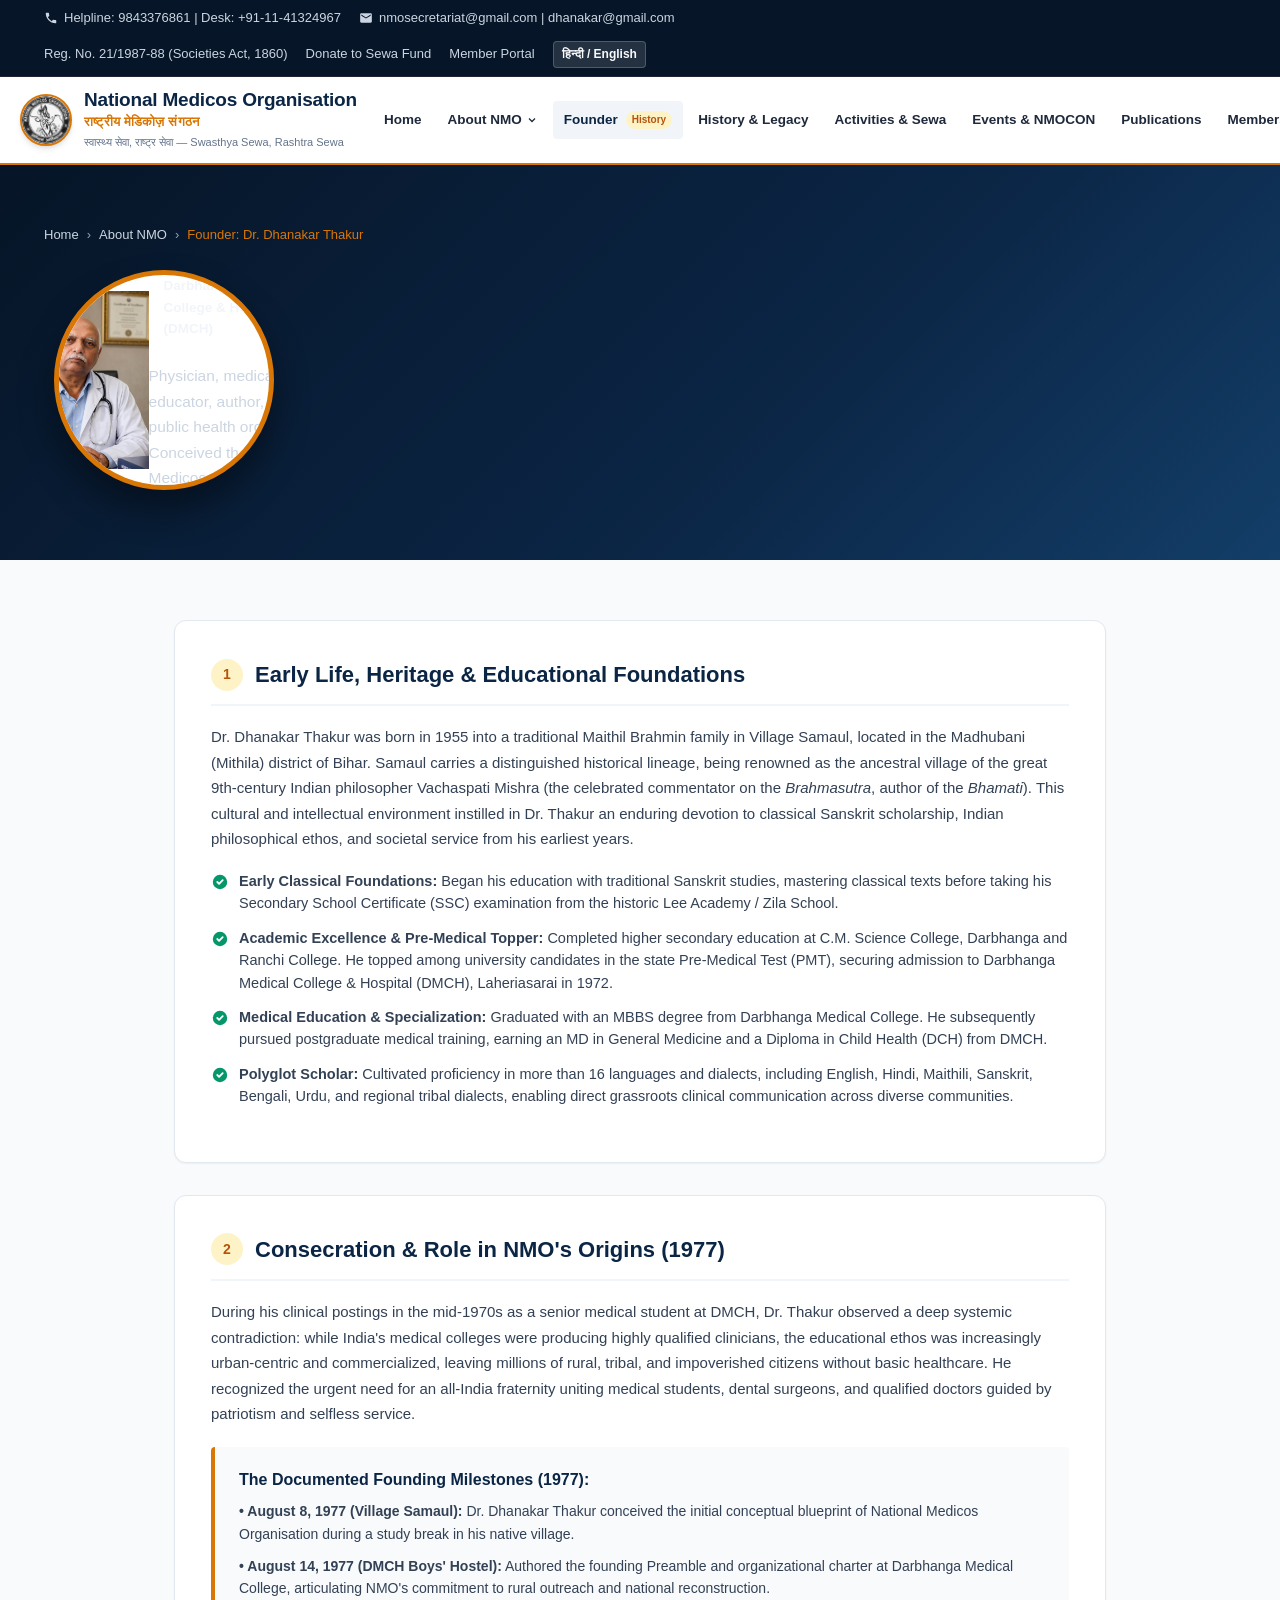
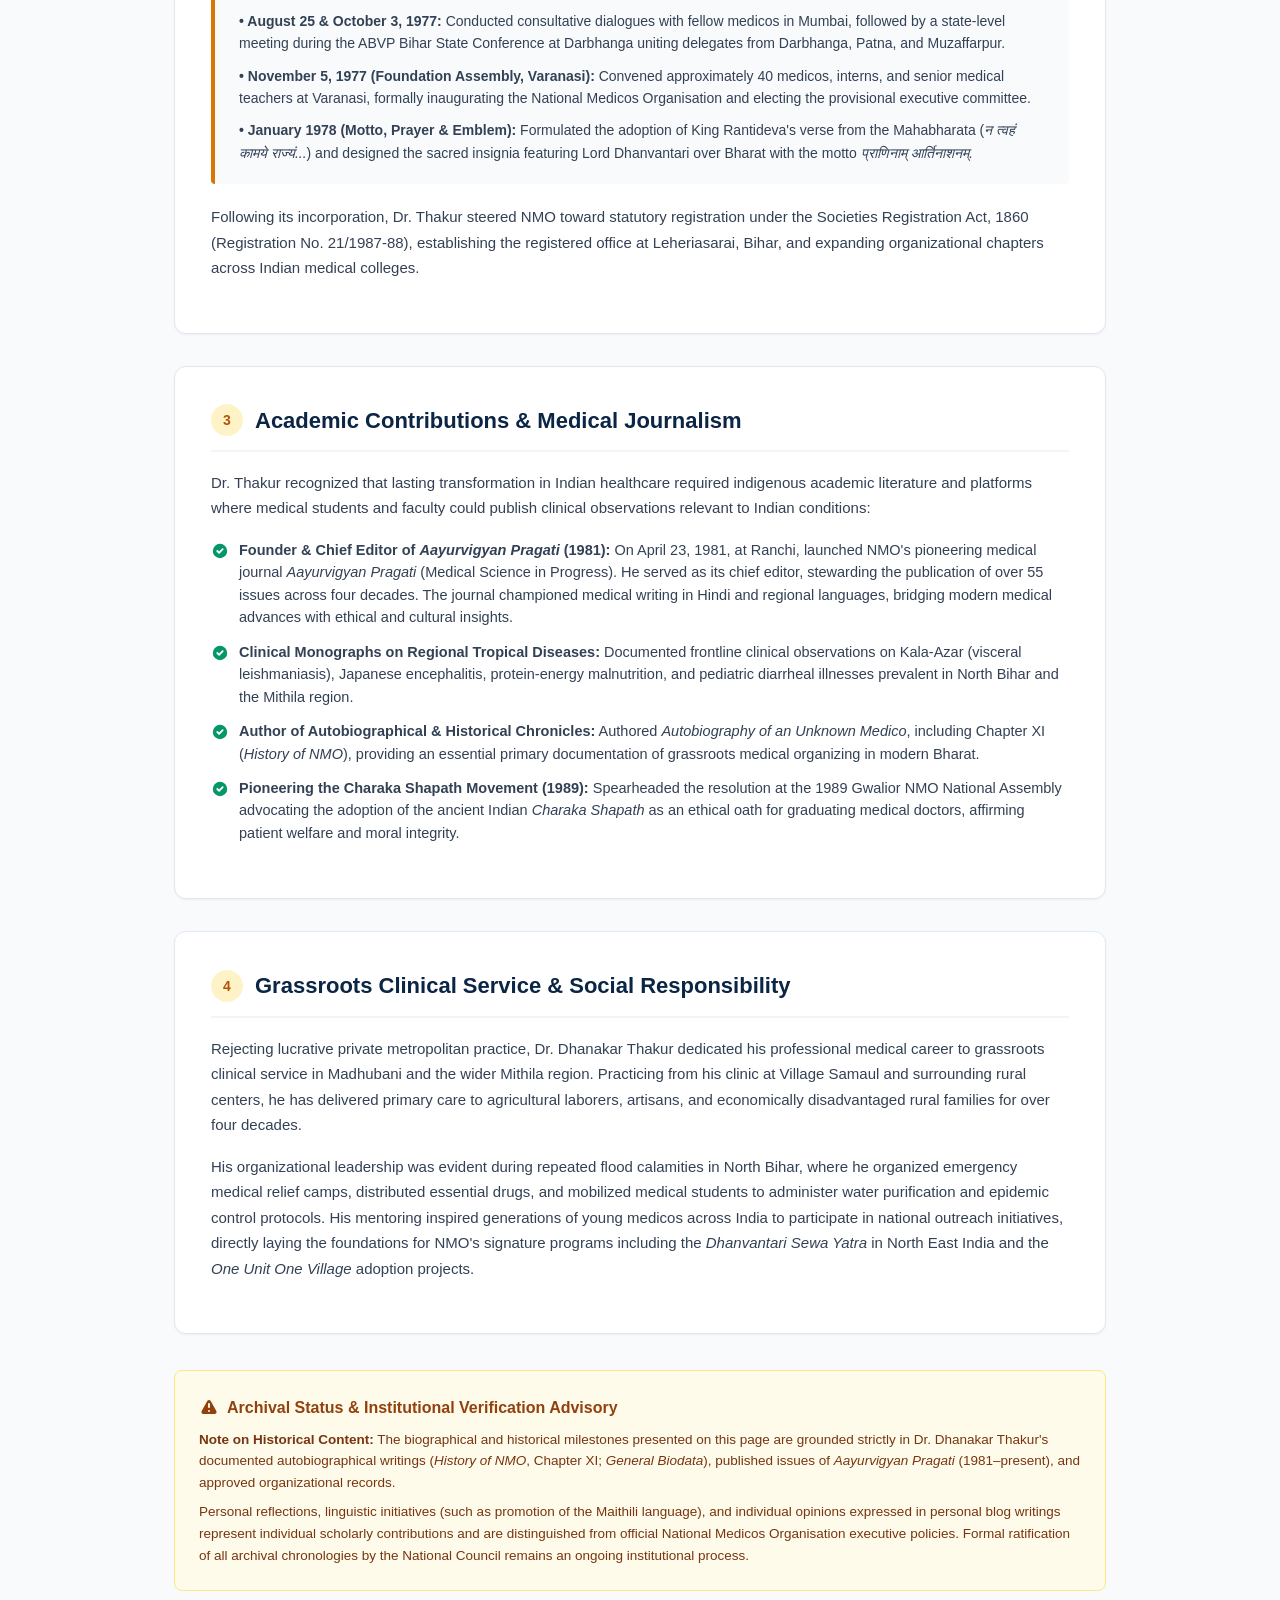
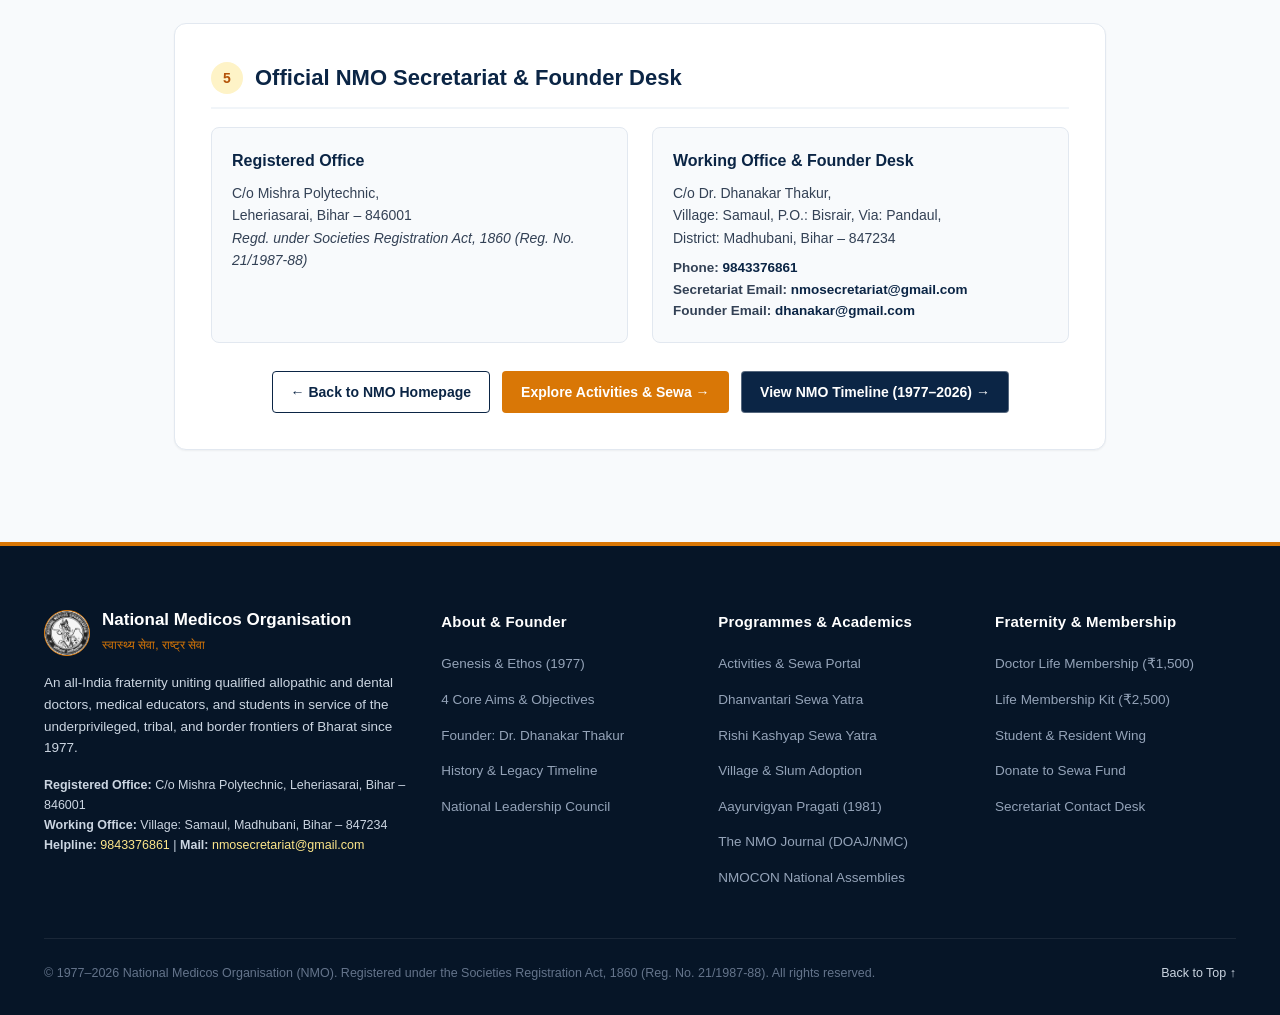
<file: founder.html>
<!DOCTYPE html>
<html lang="en">
<head>
  <meta charset="UTF-8">
  <meta name="viewport" content="width=device-width, initial-scale=1.0">
  <title>Dr. Dhanakar Thakur - Founder, National Medicos Organisation (NMO) | Biography & History</title>
  <meta name="description" content="Biography and historical record of Dr. Dhanakar Thakur, Founder of National Medicos Organisation (NMO). Conceived August 8, 1977 at Village Samaul.">
  <link rel="icon" type="image/png" href="nmo_logo.png">
  <link rel="stylesheet" href="styles.css">
  <style>
:root {
  --primary-navy: #0b2545;
  --primary-navy-dark: #061527;
  --primary-navy-light: #133e68;
  --saffron-accent: #d97706;
  --saffron-hover: #b45309;
  --saffron-subtle: #fef3c7;
  --teal-medical: #0284c7;
  --teal-medical-light: #e0f2fe;
  --emerald-health: #059669;
  --slate-dark: #1e293b;
  --slate-body: #334155;
  --slate-muted: #64748b;
  --slate-border: #e2e8f0;
  --bg-light: #f8fafc;
  --bg-white: #ffffff;
  --font-family: -apple-system, BlinkMacSystemFont, "Segoe UI", Roboto, "Helvetica Neue", Arial, sans-serif;
  --shadow-sm: 0 1px 2px 0 rgba(0, 0, 0, 0.05);
  --shadow-md: 0 4px 6px -1px rgba(0, 0, 0, 0.1), 0 2px 4px -1px rgba(0, 0, 0, 0.06);
  --shadow-lg: 0 10px 15px -3px rgba(0, 0, 0, 0.1), 0 4px 6px -2px rgba(0, 0, 0, 0.05);
  --shadow-xl: 0 20px 25px -5px rgba(0, 0, 0, 0.1), 0 10px 10px -5px rgba(0, 0, 0, 0.04);
  --radius-sm: 4px;
  --radius-md: 8px;
  --radius-lg: 12px;
  --radius-full: 9999px;
  --transition: all 0.25s ease-in-out;
}

* {
  box-sizing: border-box;
  margin: 0;
  padding: 0;
}

html, body {
  overflow-x: hidden;
  width: 100%;
  max-width: 100%;
}

body {
  font-family: var(--font-family);
  color: var(--slate-body);
  background-color: var(--bg-light);
  line-height: 1.6;
  -webkit-font-smoothing: antialiased;
}

a {
  text-decoration: none;
  color: inherit;
}

.container {
  max-width: 1240px;
  margin: 0 auto;
  padding: 0 24px;
  width: 100%;
}

/* Top Utility Bar */
.utility-header {
  background-color: var(--primary-navy-dark);
  color: #cbd5e1;
  font-size: 13px;
  padding: 8px 0;
  border-bottom: 1px solid rgba(255, 255, 255, 0.08);
}
.utility-content {
  display: flex;
  justify-content: space-between;
  align-items: center;
  flex-wrap: wrap;
  gap: 12px;
}
.utility-left, .utility-right {
  display: flex;
  align-items: center;
  gap: 18px;
  flex-wrap: wrap;
}
.utility-item {
  display: inline-flex;
  align-items: center;
  gap: 6px;
  color: #cbd5e1;
}
.utility-item a {
  color: #cbd5e1;
  transition: var(--transition);
}
.utility-item a:hover {
  color: var(--saffron-accent);
}
.lang-badge {
  background: rgba(255, 255, 255, 0.12);
  padding: 3px 8px;
  border-radius: var(--radius-sm);
  cursor: pointer;
  font-weight: 600;
  color: #f8fafc;
  border: 1px solid rgba(255, 255, 255, 0.2);
  font-size: 12px;
}
.lang-badge:hover {
  background: var(--saffron-accent);
}

/* Main Navigation Header */
.main-header {
  background: var(--bg-white);
  box-shadow: var(--shadow-sm);
  position: sticky;
  top: 0;
  z-index: 1000;
  border-bottom: 2px solid var(--saffron-accent);
}
.nav-container {
  display: flex;
  align-items: center;
  justify-content: space-between;
  padding: 12px 0;
  gap: 16px;
}
.brand-block {
  display: flex;
  align-items: center;
  gap: 12px;
  text-decoration: none;
  flex-shrink: 0;
}
.brand-logo-wrap {
  width: 52px;
  height: 52px;
  border-radius: 50%;
  background: #ffffff;
  border: 2px solid var(--saffron-accent);
  box-shadow: var(--shadow-md);
  display: flex;
  align-items: center;
  justify-content: center;
  overflow: hidden;
  flex-shrink: 0;
}
.brand-logo-img {
  width: 100%;
  height: 100%;
  object-fit: contain;
  display: block;
}
.brand-text h1 {
  font-size: 19px;
  font-weight: 800;
  color: var(--primary-navy);
  letter-spacing: -0.2px;
  line-height: 1.2;
}
.brand-text .hindi-sub {
  font-size: 13px;
  font-weight: 700;
  color: var(--saffron-accent);
  letter-spacing: 0.2px;
}
.brand-text .tagline {
  font-size: 11px;
  color: var(--slate-muted);
  font-weight: 500;
  margin-top: 1px;
}

/* Nav Links & Dropdowns */
.nav-menu {
  display: flex;
  align-items: center;
  list-style: none;
  gap: 4px;
  margin: 0;
  padding: 0;
}
.nav-item {
  position: relative;
}
.nav-link {
  padding: 8px 11px;
  font-size: 13.5px;
  font-weight: 600;
  color: var(--slate-dark);
  border-radius: var(--radius-sm);
  display: flex;
  align-items: center;
  gap: 4px;
  transition: var(--transition);
  white-space: nowrap;
}
.nav-link:hover, .nav-item:hover > .nav-link, .nav-link.active {
  color: var(--primary-navy);
  background-color: #f1f5f9;
}
.nav-link svg.arrow {
  width: 12px;
  height: 12px;
  transition: transform 0.2s;
}
.nav-item:hover .nav-link svg.arrow {
  transform: rotate(180deg);
}
.nav-badge {
  display: inline-block;
  padding: 1px 6px;
  font-size: 10px;
  font-weight: 700;
  border-radius: var(--radius-full);
  background: var(--saffron-subtle);
  color: var(--saffron-hover);
  margin-left: 4px;
}
.dropdown-menu {
  position: absolute;
  top: 100%;
  left: 0;
  background: var(--bg-white);
  min-width: 250px;
  box-shadow: var(--shadow-xl);
  border-radius: var(--radius-md);
  border: 1px solid var(--slate-border);
  padding: 8px 0;
  list-style: none;
  opacity: 0;
  visibility: hidden;
  transform: translateY(10px);
  transition: all 0.2s ease-in-out;
  z-index: 100;
}
.nav-item:hover .dropdown-menu {
  opacity: 1;
  visibility: visible;
  transform: translateY(0);
}
.dropdown-item a {
  display: block;
  padding: 9px 18px;
  font-size: 13.5px;
  font-weight: 500;
  color: var(--slate-body);
  transition: var(--transition);
}
.dropdown-item a:hover {
  background: #f8fafc;
  color: var(--saffron-accent);
  padding-left: 22px;
}

/* Nav Actions */
.nav-actions {
  display: flex;
  align-items: center;
  gap: 10px;
  flex-shrink: 0;
}
.btn {
  display: inline-flex;
  align-items: center;
  justify-content: center;
  gap: 8px;
  padding: 9px 18px;
  font-size: 14px;
  font-weight: 600;
  border-radius: var(--radius-sm);
  cursor: pointer;
  border: 1px solid transparent;
  transition: var(--transition);
  text-decoration: none;
  white-space: nowrap;
}
.btn-primary {
  background: var(--saffron-accent);
  color: white;
}
.btn-primary:hover {
  background: var(--saffron-hover);
  color: white;
  transform: translateY(-1px);
  box-shadow: var(--shadow-md);
}
.btn-outline {
  border-color: var(--primary-navy);
  color: var(--primary-navy);
  background: transparent;
}
.btn-outline:hover {
  background: var(--primary-navy);
  color: white;
}
.btn-light {
  background: rgba(255,255,255,0.15);
  color: white;
  backdrop-filter: blur(4px);
  border: 1px solid rgba(255,255,255,0.3);
}
.btn-light:hover {
  background: white;
  color: var(--primary-navy);
}
.btn-search {
  background: transparent;
  border: 1px solid var(--slate-border);
  border-radius: var(--radius-sm);
  width: 38px;
  height: 38px;
  display: flex;
  align-items: center;
  justify-content: center;
  cursor: pointer;
  color: var(--slate-muted);
  transition: var(--transition);
}
.btn-search:hover {
  background: #f1f5f9;
  color: var(--primary-navy);
}
.hamburger-btn {
  display: none;
  background: none;
  border: none;
  cursor: pointer;
  color: var(--primary-navy);
  padding: 6px;
}

/* Mobile Drawer */
.mobile-drawer {
  display: none;
  position: fixed;
  top: 0;
  left: 0;
  width: 100%;
  height: 100%;
  background: rgba(15, 23, 42, 0.75);
  z-index: 10000;
  backdrop-filter: blur(2px);
}
.mobile-drawer.open {
  display: block;
}
.drawer-content {
  width: 82%;
  max-width: 340px;
  height: 100%;
  background: white;
  overflow-y: auto;
  padding: 24px;
  box-shadow: var(--shadow-xl);
}
.drawer-header {
  display: flex;
  justify-content: space-between;
  align-items: center;
  margin-bottom: 20px;
  padding-bottom: 14px;
  border-bottom: 1px solid var(--slate-border);
}
.drawer-nav-list {
  list-style: none;
  display: flex;
  flex-direction: column;
  gap: 10px;
  margin: 0;
  padding: 0;
}
.drawer-nav-item a {
  font-size: 15px;
  font-weight: 600;
  color: var(--slate-dark);
  display: block;
  padding: 8px 0;
  border-bottom: 1px solid #f8fafc;
}
.drawer-nav-item a:hover {
  color: var(--saffron-accent);
}
.drawer-sublist {
  list-style: none;
  padding-left: 14px;
  margin-top: 4px;
  display: flex;
  flex-direction: column;
  gap: 6px;
}
.drawer-sublist a {
  font-size: 13.5px;
  color: var(--slate-body);
  font-weight: 500;
  padding: 4px 0;
}

/* Section Headers */
.section-header {
  text-align: center;
  max-width: 780px;
  margin: 0 auto 48px;
}
.section-badge {
  display: inline-block;
  padding: 5px 14px;
  background: var(--saffron-subtle);
  color: var(--saffron-hover);
  border-radius: var(--radius-full);
  font-size: 12.5px;
  font-weight: 700;
  text-transform: uppercase;
  letter-spacing: 0.8px;
  margin-bottom: 12px;
  border: 1px solid rgba(217, 119, 6, 0.2);
}
.section-badge.blue {
  background: var(--teal-medical-light);
  color: var(--primary-navy);
  border-color: rgba(2, 132, 199, 0.2);
}
.section-title {
  font-size: 32px;
  font-weight: 800;
  color: var(--primary-navy);
  letter-spacing: -0.5px;
  line-height: 1.25;
  margin-bottom: 14px;
}
.section-desc {
  font-size: 16px;
  color: var(--slate-muted);
  line-height: 1.6;
}

/* Hero Section */
.hero-section {
  background: linear-gradient(135deg, #061527 0%, #0b2545 60%, #133e68 100%);
  color: white;
  padding: 72px 0 84px;
  position: relative;
  overflow: hidden;
}
.hero-grid {
  display: grid;
  grid-template-columns: 1.15fr 0.85fr;
  gap: 44px;
  align-items: center;
}
.hero-badge-wrap {
  display: inline-flex;
  align-items: center;
  gap: 8px;
  padding: 6px 14px;
  background: rgba(217, 119, 6, 0.18);
  border: 1px solid rgba(217, 119, 6, 0.4);
  border-radius: var(--radius-full);
  font-size: 13px;
  font-weight: 600;
  color: #fde68a;
  margin-bottom: 20px;
}
.hero-title {
  font-size: 40px;
  font-weight: 800;
  line-height: 1.18;
  letter-spacing: -0.5px;
  margin-bottom: 16px;
}
.hero-subtitle {
  font-size: 18px;
  font-weight: 600;
  color: var(--saffron-accent);
  margin-bottom: 18px;
}
.hero-desc {
  font-size: 15.5px;
  line-height: 1.65;
  color: #cbd5e1;
  margin-bottom: 28px;
}
.hero-ctas {
  display: flex;
  gap: 14px;
  flex-wrap: wrap;
  margin-bottom: 36px;
}
.hero-metrics {
  display: grid;
  grid-template-columns: repeat(4, 1fr);
  gap: 16px;
  border-top: 1px solid rgba(255, 255, 255, 0.12);
  padding-top: 24px;
}
.metric-item h4 {
  font-size: 24px;
  font-weight: 800;
  color: var(--saffron-accent);
}
.metric-item p {
  font-size: 12px;
  color: #94a3b8;
  text-transform: uppercase;
  letter-spacing: 0.5px;
  margin-top: 2px;
}

/* Mankind Mantra Card */
.mantra-card {
  background: rgba(255, 255, 255, 0.05);
  backdrop-filter: blur(12px);
  border: 1px solid rgba(255, 255, 255, 0.15);
  border-radius: var(--radius-lg);
  padding: 30px;
  box-shadow: 0 20px 40px rgba(0, 0, 0, 0.35);
  position: relative;
}
.mantra-card::before {
  content: "";
  position: absolute;
  top: 0;
  left: 0;
  width: 4px;
  height: 100%;
  background: var(--saffron-accent);
  border-top-left-radius: var(--radius-lg);
  border-bottom-left-radius: var(--radius-lg);
}
.mantra-badge {
  display: inline-block;
  font-size: 11.5px;
  font-weight: 700;
  text-transform: uppercase;
  letter-spacing: 1px;
  color: #fde68a;
  margin-bottom: 12px;
}
.mantra-sanskrit {
  font-size: 18px;
  font-weight: 700;
  color: #ffffff;
  line-height: 1.6;
  margin-bottom: 16px;
  border-bottom: 1px solid rgba(255, 255, 255, 0.12);
  padding-bottom: 14px;
  font-family: Georgia, serif;
}
.mantra-hindi {
  font-size: 14.5px;
  color: #e2e8f0;
  margin-bottom: 14px;
  line-height: 1.55;
}
.mantra-english {
  font-size: 13.5px;
  color: #94a3b8;
  font-style: italic;
  line-height: 1.5;
}

/* General Section Styling */
section {
  padding: 72px 0;
}
.bg-white {
  background-color: var(--bg-white);
}
.bg-light {
  background-color: var(--bg-light);
}

/* About Section & Aims */
.about-lead-box {
  background: white;
  border-radius: var(--radius-lg);
  padding: 36px;
  border: 1px solid var(--slate-border);
  box-shadow: var(--shadow-sm);
  margin-bottom: 40px;
}
.about-lead-box h3 {
  font-size: 24px;
  color: var(--primary-navy);
  font-weight: 800;
  margin-bottom: 14px;
}
.aims-grid {
  display: grid;
  grid-template-columns: repeat(2, 1fr);
  gap: 24px;
  margin-bottom: 40px;
}
.aim-card {
  background: white;
  border: 1px solid var(--slate-border);
  border-radius: var(--radius-md);
  padding: 26px;
  transition: var(--transition);
  border-top: 4px solid var(--primary-navy);
}
.aim-card:hover {
  transform: translateY(-3px);
  box-shadow: var(--shadow-lg);
  border-top-color: var(--saffron-accent);
}
.aim-card-header {
  display: flex;
  align-items: center;
  gap: 12px;
  margin-bottom: 12px;
}
.aim-icon-box {
  width: 42px;
  height: 42px;
  border-radius: var(--radius-sm);
  background: #eff6ff;
  color: var(--primary-navy);
  display: flex;
  align-items: center;
  justify-content: center;
  font-weight: 800;
  font-size: 16px;
  flex-shrink: 0;
}
.aim-card h4 {
  font-size: 18px;
  font-weight: 700;
  color: var(--primary-navy);
}
.aim-card p {
  font-size: 14.5px;
  color: var(--slate-body);
  line-height: 1.6;
}

/* Founder Spotlight Card */
.founder-spotlight-card {
  background: linear-gradient(135deg, #0b2545 0%, #133e68 100%);
  color: white;
  border-radius: var(--radius-lg);
  padding: 36px;
  box-shadow: var(--shadow-lg);
  display: grid;
  grid-template-columns: 190px 1fr;
  gap: 32px;
  align-items: center;
  margin-top: 10px;
}
.founder-portrait-frame {
  width: 170px;
  height: 170px;
  border-radius: 50%;
  border: 4px solid var(--saffron-accent);
  background: #ffffff;
  box-shadow: var(--shadow-xl);
  display: flex;
  align-items: center;
  justify-content: center;
  overflow: hidden;
  margin: 0 auto;
  flex-shrink: 0;
}
.founder-portrait-frame img {
  width: 82%;
  height: 82%;
  object-fit: contain;
}
.founder-spotlight-info h3 {
  font-size: 25px;
  font-weight: 800;
  margin-bottom: 4px;
  color: white;
}
.founder-spotlight-info .founder-creds {
  font-size: 14px;
  color: #fde68a;
  font-weight: 600;
  margin-bottom: 12px;
}
.founder-spotlight-info p {
  font-size: 14.5px;
  color: #e2e8f0;
  line-height: 1.6;
  margin-bottom: 20px;
}

/* Timeline Section */
.timeline-wrap {
  position: relative;
  max-width: 960px;
  margin: 0 auto;
  padding: 10px 0;
}
.timeline-phase-header {
  background: var(--primary-navy);
  color: white;
  padding: 14px 24px;
  border-radius: var(--radius-md);
  font-size: 16px;
  font-weight: 700;
  display: flex;
  align-items: center;
  justify-content: space-between;
  margin: 36px 0 24px;
  border-left: 6px solid var(--saffron-accent);
}
.timeline-phase-header:first-of-type {
  margin-top: 0;
}
.timeline-list {
  position: relative;
  padding-left: 32px;
  border-left: 2px solid var(--slate-border);
  display: flex;
  flex-direction: column;
  gap: 22px;
}
.timeline-node {
  position: relative;
}
.timeline-node::before {
  content: "";
  position: absolute;
  left: -39px;
  top: 6px;
  width: 14px;
  height: 14px;
  border-radius: 50%;
  background: var(--saffron-accent);
  border: 3px solid white;
  box-shadow: 0 0 0 2px var(--slate-border);
}
.timeline-node.active::before {
  background: var(--emerald-health);
}
.timeline-card {
  background: white;
  border: 1px solid var(--slate-border);
  border-radius: var(--radius-md);
  padding: 20px 24px;
  box-shadow: var(--shadow-sm);
  transition: var(--transition);
}
.timeline-card:hover {
  box-shadow: var(--shadow-md);
  border-color: #cbd5e1;
}
.timeline-date-badge {
  display: inline-block;
  padding: 3px 10px;
  background: #eff6ff;
  color: var(--teal-medical);
  font-weight: 700;
  font-size: 12.5px;
  border-radius: var(--radius-full);
  margin-bottom: 8px;
}
.timeline-card h4 {
  font-size: 17px;
  font-weight: 700;
  color: var(--primary-navy);
  margin-bottom: 6px;
}
.timeline-card p {
  font-size: 14px;
  color: var(--slate-body);
  line-height: 1.55;
}

/* Activities Section & Tabs */
.filter-tabs {
  display: flex;
  justify-content: center;
  gap: 10px;
  flex-wrap: wrap;
  margin-bottom: 36px;
}
.filter-tab {
  padding: 9px 20px;
  border-radius: var(--radius-full);
  background: white;
  border: 1px solid var(--slate-border);
  font-size: 14px;
  font-weight: 600;
  color: var(--slate-body);
  cursor: pointer;
  transition: var(--transition);
}
.filter-tab:hover, .filter-tab.active {
  background: var(--primary-navy);
  color: white;
  border-color: var(--primary-navy);
}
.activities-grid {
  display: grid;
  grid-template-columns: repeat(3, 1fr);
  gap: 26px;
}
.activity-card {
  background: white;
  border-radius: var(--radius-lg);
  border: 1px solid var(--slate-border);
  overflow: hidden;
  box-shadow: var(--shadow-sm);
  display: flex;
  flex-direction: column;
  transition: var(--transition);
}
.activity-card:hover {
  transform: translateY(-4px);
  box-shadow: var(--shadow-lg);
}
.activity-top-strip {
  height: 6px;
  background: var(--primary-navy);
}
.activity-top-strip.current {
  background: var(--emerald-health);
}
.activity-top-strip.historical {
  background: #64748b;
}
.activity-body {
  padding: 24px;
  display: flex;
  flex-direction: column;
  flex-grow: 1;
}
.activity-tag {
  font-size: 11.5px;
  font-weight: 700;
  text-transform: uppercase;
  letter-spacing: 0.6px;
  padding: 3px 8px;
  border-radius: var(--radius-sm);
  display: inline-block;
  margin-bottom: 12px;
  align-self: flex-start;
}
.activity-tag.tag-current {
  background: #dcfce7;
  color: #166534;
}
.activity-tag.tag-historical {
  background: #f1f5f9;
  color: #475569;
}
.activity-body h4 {
  font-size: 18px;
  font-weight: 700;
  color: var(--primary-navy);
  margin-bottom: 10px;
  line-height: 1.35;
}
.activity-body p {
  font-size: 14px;
  color: var(--slate-body);
  line-height: 1.55;
  margin-bottom: 16px;
  flex-grow: 1;
}
.activity-meta {
  font-size: 12.5px;
  color: var(--slate-muted);
  font-weight: 500;
  border-top: 1px solid #f1f5f9;
  padding-top: 12px;
}

/* Publications Section */
.publications-grid {
  display: grid;
  grid-template-columns: repeat(3, 1fr);
  gap: 26px;
  margin-bottom: 32px;
}
.pub-card {
  background: white;
  border-radius: var(--radius-lg);
  border: 1px solid var(--slate-border);
  padding: 26px;
  box-shadow: var(--shadow-sm);
  transition: var(--transition);
  display: flex;
  flex-direction: column;
}
.pub-card:hover {
  box-shadow: var(--shadow-md);
  border-color: #cbd5e1;
}
.pub-badge {
  font-size: 12px;
  font-weight: 700;
  padding: 4px 10px;
  border-radius: var(--radius-full);
  background: #eff6ff;
  color: var(--primary-navy);
  display: inline-block;
  margin-bottom: 14px;
  align-self: flex-start;
}
.pub-card h4 {
  font-size: 18px;
  font-weight: 700;
  color: var(--primary-navy);
  margin-bottom: 10px;
  line-height: 1.35;
}
.pub-card p {
  font-size: 14px;
  color: var(--slate-body);
  line-height: 1.55;
  margin-bottom: 16px;
  flex-grow: 1;
}

/* Events Section */
.events-layout {
  display: grid;
  grid-template-columns: 1.2fr 0.8fr;
  gap: 28px;
}
.event-featured {
  background: white;
  border-radius: var(--radius-lg);
  border: 1px solid var(--slate-border);
  padding: 32px;
  box-shadow: var(--shadow-sm);
  border-left: 6px solid var(--saffron-accent);
}
.event-side-card {
  background: white;
  border-radius: var(--radius-md);
  border: 1px solid var(--slate-border);
  padding: 22px;
  box-shadow: var(--shadow-sm);
  margin-bottom: 18px;
}

/* Leadership Section */
.leadership-grid {
  display: grid;
  grid-template-columns: repeat(4, 1fr);
  gap: 22px;
}
.leader-card {
  background: white;
  border-radius: var(--radius-md);
  border: 1px solid var(--slate-border);
  padding: 24px;
  text-align: center;
  box-shadow: var(--shadow-sm);
  transition: var(--transition);
}
.leader-card:hover {
  box-shadow: var(--shadow-md);
  transform: translateY(-2px);
}
.leader-avatar-ph {
  width: 76px;
  height: 76px;
  border-radius: 50%;
  background: #eff6ff;
  color: var(--primary-navy);
  font-size: 24px;
  font-weight: 800;
  display: flex;
  align-items: center;
  justify-content: center;
  margin: 0 auto 16px;
  border: 2px solid var(--saffron-accent);
}
.leader-card h4 {
  font-size: 17px;
  font-weight: 700;
  color: var(--primary-navy);
  margin-bottom: 4px;
}
.leader-card .designation {
  font-size: 13.5px;
  color: var(--saffron-accent);
  font-weight: 600;
  margin-bottom: 6px;
}
.leader-card .spec {
  font-size: 12.5px;
  color: var(--slate-muted);
}

/* Membership Section */
.membership-grid {
  display: grid;
  grid-template-columns: repeat(3, 1fr);
  gap: 26px;
}
.member-tier-card {
  background: white;
  border-radius: var(--radius-lg);
  border: 1px solid var(--slate-border);
  padding: 32px 26px;
  box-shadow: var(--shadow-sm);
  display: flex;
  flex-direction: column;
  position: relative;
}
.member-tier-card.featured {
  border: 2px solid var(--saffron-accent);
  box-shadow: var(--shadow-lg);
}
.featured-tag {
  position: absolute;
  top: -12px;
  left: 50%;
  transform: translateX(-50%);
  background: var(--saffron-accent);
  color: white;
  font-size: 11px;
  font-weight: 800;
  text-transform: uppercase;
  padding: 3px 12px;
  border-radius: var(--radius-full);
  letter-spacing: 0.5px;
}
.tier-price {
  font-size: 32px;
  font-weight: 800;
  color: var(--primary-navy);
  margin: 14px 0 16px;
}
.tier-features {
  list-style: none;
  display: flex;
  flex-direction: column;
  gap: 10px;
  margin-bottom: 24px;
  flex-grow: 1;
  padding: 0;
}
.tier-features li {
  font-size: 13.5px;
  color: var(--slate-body);
  display: flex;
  align-items: flex-start;
  gap: 8px;
}

/* Contact Section */
.contact-grid {
  display: grid;
  grid-template-columns: repeat(3, 1fr);
  gap: 24px;
}
.contact-card {
  background: white;
  border-radius: var(--radius-md);
  border: 1px solid var(--slate-border);
  padding: 26px;
  box-shadow: var(--shadow-sm);
}
.contact-card-title {
  font-size: 14px;
  font-weight: 700;
  text-transform: uppercase;
  letter-spacing: 0.6px;
  color: var(--saffron-accent);
  margin-bottom: 12px;
  display: flex;
  align-items: center;
  gap: 8px;
}
.contact-card h4 {
  font-size: 17px;
  font-weight: 700;
  color: var(--primary-navy);
  margin-bottom: 8px;
}
.contact-card p, .contact-card address {
  font-size: 14px;
  color: var(--slate-body);
  line-height: 1.6;
  font-style: normal;
}
.contact-card a {
  color: var(--primary-navy);
  font-weight: 600;
  transition: var(--transition);
}
.contact-card a:hover {
  color: var(--saffron-accent);
}

/* Footer */
.site-footer {
  background: var(--primary-navy-dark);
  color: #94a3b8;
  padding: 64px 0 32px;
  border-top: 4px solid var(--saffron-accent);
}
.footer-grid {
  display: grid;
  grid-template-columns: 1.5fr 1fr 1fr 1fr;
  gap: 36px;
  margin-bottom: 48px;
}
.footer-brand-wrap {
  display: flex;
  align-items: center;
  gap: 12px;
  margin-bottom: 16px;
}
.footer-logo-img {
  width: 46px;
  height: 46px;
  border-radius: 50%;
  background: white;
  object-fit: contain;
  border: 1px solid var(--saffron-accent);
}
.footer-brand h4 {
  color: white;
  font-size: 17px;
  font-weight: 800;
  line-height: 1.2;
}
.footer-brand p {
  font-size: 13.5px;
  color: #cbd5e1;
  line-height: 1.6;
  margin-bottom: 16px;
}
.footer-col h5 {
  color: white;
  font-size: 15px;
  font-weight: 700;
  margin-bottom: 16px;
  letter-spacing: 0.2px;
}
.footer-links {
  list-style: none;
  display: flex;
  flex-direction: column;
  gap: 10px;
  padding: 0;
  margin: 0;
}
.footer-links a {
  color: #94a3b8;
  font-size: 13.5px;
  transition: var(--transition);
}
.footer-links a:hover {
  color: var(--saffron-accent);
  padding-left: 4px;
}
.footer-bottom {
  border-top: 1px solid rgba(255, 255, 255, 0.08);
  padding-top: 24px;
  display: flex;
  justify-content: space-between;
  align-items: center;
  flex-wrap: wrap;
  gap: 16px;
  font-size: 12.5px;
  color: #64748b;
}

/* Modal Dialogs */
.modal-backdrop {
  display: none;
  position: fixed;
  top: 0;
  left: 0;
  width: 100%;
  height: 100%;
  background: rgba(15, 23, 42, 0.75);
  z-index: 20000;
  backdrop-filter: blur(3px);
  align-items: center;
  justify-content: center;
  padding: 20px;
}
.modal-backdrop.open {
  display: flex;
}
.modal-box {
  background: white;
  border-radius: var(--radius-lg);
  max-width: 680px;
  width: 100%;
  max-height: 90vh;
  overflow-y: auto;
  padding: 32px;
  position: relative;
  box-shadow: var(--shadow-xl);
}
.modal-close-btn {
  position: absolute;
  top: 18px;
  right: 18px;
  background: none;
  border: none;
  font-size: 24px;
  color: var(--slate-muted);
  cursor: pointer;
  line-height: 1;
}
.modal-close-btn:hover {
  color: var(--primary-navy);
}
.modal-title {
  font-size: 22px;
  font-weight: 800;
  color: var(--primary-navy);
  margin-bottom: 16px;
  padding-right: 30px;
}
.modal-body {
  font-size: 14.5px;
  color: var(--slate-body);
  line-height: 1.65;
}

/* Search Modal Specifics */
.search-input-wrap {
  display: flex;
  gap: 10px;
  margin-bottom: 16px;
}
.search-field {
  flex-grow: 1;
  padding: 12px 16px;
  border: 1px solid var(--slate-border);
  border-radius: var(--radius-sm);
  font-size: 15px;
  font-family: inherit;
}
.search-results-list {
  max-height: 280px;
  overflow-y: auto;
  border: 1px solid var(--slate-border);
  border-radius: var(--radius-sm);
}
.search-result-item {
  padding: 12px 16px;
  border-bottom: 1px solid #f1f5f9;
  cursor: pointer;
}
.search-result-item:hover {
  background: #f8fafc;
}
.search-result-item h5 {
  font-size: 14.5px;
  color: var(--primary-navy);
  margin-bottom: 2px;
}
.search-result-item p {
  font-size: 12.5px;
  color: var(--slate-muted);
}

/* Founder Page Specific Styles */
.founder-header-banner {
  background: linear-gradient(135deg, #061527 0%, #0b2545 60%, #133e68 100%);
  color: white;
  padding: 60px 0 70px;
}
.breadcrumb {
  display: flex;
  align-items: center;
  gap: 8px;
  font-size: 13px;
  color: #94a3b8;
  margin-bottom: 24px;
}
.breadcrumb a {
  color: #cbd5e1;
}
.breadcrumb a:hover {
  color: var(--saffron-accent);
}
.founder-hero-grid {
  display: grid;
  grid-template-columns: 240px 1fr;
  gap: 40px;
  align-items: center;
}
.founder-portrait-frame-large {
  width: 220px;
  height: 220px;
  border-radius: 50%;
  border: 5px solid var(--saffron-accent);
  background: #ffffff;
  box-shadow: 0 20px 35px rgba(0, 0, 0, 0.4);
  display: flex;
  align-items: center;
  justify-content: center;
  overflow: hidden;
  margin: 0 auto;
  position: relative;
}
.founder-portrait-frame-large img {
  width: 85%;
  height: 85%;
  object-fit: contain;
}
.founder-hero-info h1 {
  font-size: 38px;
  font-weight: 800;
  color: white;
  line-height: 1.2;
  margin-bottom: 8px;
}
.founder-hero-info .lead-role {
  font-size: 18px;
  font-weight: 700;
  color: var(--saffron-accent);
  margin-bottom: 12px;
}
.founder-creds-badge {
  display: inline-block;
  padding: 6px 14px;
  background: rgba(255, 255, 255, 0.1);
  border: 1px solid rgba(255, 255, 255, 0.2);
  border-radius: var(--radius-sm);
  font-size: 13.5px;
  color: #f1f5f9;
  font-weight: 600;
  margin-bottom: 16px;
}
.founder-summary-p {
  font-size: 15.5px;
  line-height: 1.65;
  color: #cbd5e1;
}
.founder-content-section {
  background: white;
  border-radius: var(--radius-lg);
  border: 1px solid var(--slate-border);
  padding: 36px;
  margin-bottom: 32px;
  box-shadow: var(--shadow-sm);
}
.founder-section-heading {
  font-size: 22px;
  font-weight: 800;
  color: var(--primary-navy);
  margin-bottom: 18px;
  display: flex;
  align-items: center;
  gap: 12px;
  border-bottom: 2px solid #f1f5f9;
  padding-bottom: 12px;
}
.founder-section-heading span.num-badge {
  width: 32px;
  height: 32px;
  border-radius: 50%;
  background: var(--saffron-subtle);
  color: var(--saffron-hover);
  display: flex;
  align-items: center;
  justify-content: center;
  font-size: 14px;
  font-weight: 800;
  flex-shrink: 0;
}
.founder-body-text {
  font-size: 15px;
  color: var(--slate-body);
  line-height: 1.7;
  margin-bottom: 16px;
}
.founder-facts-list {
  list-style: none;
  display: flex;
  flex-direction: column;
  gap: 12px;
  margin: 18px 0;
  padding: 0;
}
.founder-facts-list li {
  font-size: 14.5px;
  color: var(--slate-body);
  display: flex;
  align-items: flex-start;
  gap: 10px;
  line-height: 1.55;
}
.founder-facts-list li svg {
  color: var(--emerald-health);
  flex-shrink: 0;
  margin-top: 3px;
}
.verification-box {
  background: #fffbeb;
  border: 1px solid #fde68a;
  border-radius: var(--radius-md);
  padding: 24px;
  margin-top: 36px;
}
.verification-box h4 {
  font-size: 16px;
  font-weight: 700;
  color: #92400e;
  margin-bottom: 8px;
  display: flex;
  align-items: center;
  gap: 8px;
}
.verification-box p {
  font-size: 13.5px;
  color: #78350f;
  line-height: 1.6;
}

/* Responsive Breakpoints */
@media (max-width: 1024px) {
  .container {
    padding: 0 16px;
  }
  .nav-menu {
    gap: 2px;
  }
  .nav-link {
    padding: 7px 9px;
    font-size: 13px;
  }
  .brand-text h1 {
    font-size: 16.5px;
  }
  .brand-logo-wrap {
    width: 44px;
    height: 44px;
  }
  .aims-grid, .publications-grid, .leadership-grid {
    grid-template-columns: repeat(2, 1fr);
  }
  .activities-grid, .membership-grid, .contact-grid {
    grid-template-columns: repeat(2, 1fr);
  }
  .footer-grid {
    grid-template-columns: 1fr 1fr;
  }
  .hero-grid {
    grid-template-columns: 1fr;
    gap: 32px;
  }
  .founder-hero-grid {
    grid-template-columns: 1fr;
    text-align: center;
  }
  .founder-spotlight-card {
    grid-template-columns: 1fr;
    text-align: center;
  }
  .founder-portrait-frame {
    margin: 0 auto;
  }
}

@media (max-width: 768px) {
  .nav-menu, .nav-actions .btn-primary {
    display: none;
  }
  .hamburger-btn {
    display: block;
  }
  .hero-title {
    font-size: 30px;
  }
  .hero-metrics {
    grid-template-columns: repeat(2, 1fr);
  }
  .events-layout {
    grid-template-columns: 1fr;
  }
  .aims-grid, .publications-grid, .activities-grid, .membership-grid, .contact-grid, .leadership-grid, .footer-grid {
    grid-template-columns: 1fr;
  }
  .utility-left {
    display: none;
  }
  .utility-content {
    justify-content: flex-end;
  }
}

@media (max-width: 480px) {
  .hero-title {
    font-size: 25px;
  }
  .hero-subtitle {
    font-size: 16px;
  }
  .section-title {
    font-size: 26px;
  }
  .brand-text h1 {
    font-size: 15px;
  }
  .brand-text .hindi-sub {
    font-size: 11.5px;
  }
  .brand-text .tagline {
    display: none;
  }
  .hero-metrics {
    grid-template-columns: 1fr;
  }
  .timeline-list {
    padding-left: 20px;
  }
  .timeline-node::before {
    left: -27px;
  }
}

@media (max-width: 360px) {
  .brand-logo-wrap {
    width: 38px;
    height: 38px;
  }
  .brand-text h1 {
    font-size: 13.5px;
  }
  .container {
    padding: 0 10px;
  }
}

  </style>
</head>
<body>

  <!-- Top Utility Bar -->
  <aside class="utility-header" aria-label="Top Utility Bar">
    <div class="container utility-content">
      <div class="utility-left">
        <div class="utility-item">
          <svg width="14" height="14" fill="currentColor" viewBox="0 0 24 24"><path d="M6.62 10.79a15.053 15.053 0 006.59 6.59l2.2-2.2c.27-.27.67-.36 1.02-.24 1.12.37 2.33.57 3.57.57.55 0 1 .45 1 1V20c0 .55-.45 1-1 1-9.39 0-17-7.61-17-17 0-.55.45-1 1-1h3.5c.55 0 1 .45 1 1 0 1.25.2 2.45.57 3.57.11.35.03.74-.25 1.02l-2.2 2.2z"/></svg>
          <span>Helpline: <a href="tel:9843376861">9843376861</a> | Desk: <a href="tel:+911141324967">+91-11-41324967</a></span>
        </div>
        <div class="utility-item">
          <svg width="14" height="14" fill="currentColor" viewBox="0 0 24 24"><path d="M20 4H4c-1.1 0-1.99.9-1.99 2L2 18c0 1.1.9 2 2 2h16c1.1 0 2-.9 2-2V6c0-1.1-.9-2-2-2zm0 4l-8 5-8-5V6l8 5 8-5v2z"/></svg>
          <span><a href="mailto:nmosecretariat@gmail.com">nmosecretariat@gmail.com</a> | <a href="mailto:dhanakar@gmail.com">dhanakar@gmail.com</a></span>
        </div>
      </div>
      <div class="utility-right">
        <div class="utility-item">
          <span>Reg. No. 21/1987-88 (Societies Act, 1860)</span>
        </div>
        <div class="utility-item">
          <a href="#contact" onclick="openModal('donateModal')">Donate to Sewa Fund</a>
        </div>
        <div class="utility-item">
          <a href="index.html#membership">Member Portal</a>
        </div>
        <span class="lang-badge" id="lang-toggle-btn" onclick="toggleLanguage()">हिन्दी / English</span>
      </div>
    </div>
  </aside>

  <!-- Main Navigation Header -->
  <header class="main-header" role="banner">
    <div class="container nav-container">
      <a href="index.html" class="brand-block" aria-label="NMO Home">
        <div class="brand-logo-wrap">
          <img src="nmo_logo.png" alt="NMO Official Logo" class="brand-logo-img" onerror="this.onerror=null; this.src=nmoLogoFallback;">
        </div>
        <div class="brand-text">
          <h1 id="brand-title">National Medicos Organisation</h1>
          <div class="hindi-sub" id="brand-hindi">राष्ट्रीय मेडिकोज़ संगठन</div>
          <div class="tagline" id="brand-motto">स्वास्थ्य सेवा, राष्ट्र सेवा — Swasthya Sewa, Rashtra Sewa</div>
        </div>
      </a>

      <!-- Desktop Navigation Menu -->
      <nav aria-label="Main Navigation">
        <ul class="nav-menu">
          <li class="nav-item">
            <a href="index.html" class="nav-link ">Home</a>
          </li>
          <li class="nav-item">
            <a href="index.html#about" class="nav-link">
              About NMO
              <svg class="arrow" viewBox="0 0 24 24" fill="none" stroke="currentColor" stroke-width="2.5"><polyline points="6 9 12 15 18 9"></polyline></svg>
            </a>
            <ul class="dropdown-menu">
              <li class="dropdown-item"><a href="index.html#about">Genesis & Ethos (1977)</a></li>
              <li class="dropdown-item"><a href="index.html#about-aims">4 Core Aims & Objectives</a></li>
              <li class="dropdown-item"><a href="founder.html"><strong>About Founder: Dr. Dhanakar Thakur</strong></a></li>
              <li class="dropdown-item"><a href="index.html#leadership">National Leadership & Council</a></li>
              <li class="dropdown-item"><a href="index.html#about" onclick="openModal('zonalModal')">State & Zonal Units (6 Zones)</a></li>
              <li class="dropdown-item"><a href="index.html#about" onclick="openModal('constitutionModal')">Constitution & Objectives</a></li>
            </ul>
          </li>
          <li class="nav-item">
            <a href="founder.html" class="nav-link active">
              Founder <span class="nav-badge">History</span>
            </a>
          </li>
          <li class="nav-item">
            <a href="index.html#timeline" class="nav-link">History & Legacy</a>
          </li>
          <li class="nav-item">
            <a href="activities.html" class="nav-link ">Activities & Sewa</a>
          </li>
          <li class="nav-item">
            <a href="index.html#events" class="nav-link">Events & NMOCON</a>
          </li>
          <li class="nav-item">
            <a href="index.html#publications" class="nav-link">Publications</a>
          </li>
          <li class="nav-item">
            <a href="index.html#membership" class="nav-link">Membership</a>
          </li>
          <li class="nav-item">
            <a href="index.html#contact" class="nav-link">Contact</a>
          </li>
        </ul>
      </nav>

      <!-- Nav Actions -->
      <div class="nav-actions">
        <button class="btn-search" title="Search NMO Content" onclick="openModal('searchModal')" aria-label="Search">
          <svg width="18" height="18" fill="none" stroke="currentColor" stroke-width="2" viewBox="0 0 24 24"><circle cx="11" cy="11" r="8"></circle><line x1="21" y1="21" x2="16.65" y2="16.65"></line></svg>
        </button>
        <a href="index.html#membership" class="btn btn-primary">Become a Member</a>
        <button class="hamburger-btn" onclick="toggleMobileDrawer()" aria-label="Open Mobile Menu">
          <svg width="24" height="24" fill="none" stroke="currentColor" stroke-width="2.5" viewBox="0 0 24 24"><line x1="3" y1="12" x2="21" y2="12"></line><line x1="3" y1="6" x2="21" y2="6"></line><line x1="3" y1="18" x2="21" y2="18"></line></svg>
        </button>
      </div>
    </div>
  </header>

  <!-- Mobile Drawer -->
  <div class="mobile-drawer" id="mobileDrawer" onclick="closeDrawerOutside(event)">
    <div class="drawer-content">
      <div class="drawer-header">
        <div style="display:flex;align-items:center;gap:10px;">
          <img src="nmo_logo.png" alt="NMO Logo" style="width:36px;height:36px;border-radius:50%;" onerror="this.onerror=null; this.src=nmoLogoFallback;">
          <strong style="color:var(--primary-navy);font-size:15px;">NMO India</strong>
        </div>
        <button style="background:none;border:none;font-size:24px;cursor:pointer;" onclick="toggleMobileDrawer()">&times;</button>
      </div>
      <ul class="drawer-nav-list">
        <li class="drawer-nav-item"><a href="index.html" onclick="toggleMobileDrawer()">Home</a></li>
        <li class="drawer-nav-item">
          <a href="index.html#about" onclick="toggleMobileDrawer()">About NMO</a>
          <ul class="drawer-sublist">
            <li><a href="index.html#about" onclick="toggleMobileDrawer()">Genesis & Ethos</a></li>
            <li><a href="index.html#about-aims" onclick="toggleMobileDrawer()">4 Core Objectives</a></li>
            <li><a href="founder.html" onclick="toggleMobileDrawer()">Founder: Dr. Dhanakar Thakur</a></li>
            <li><a href="index.html#leadership" onclick="toggleMobileDrawer()">National Council</a></li>
          </ul>
        </li>
        <li class="drawer-nav-item"><a href="founder.html" onclick="toggleMobileDrawer()">About Founder</a></li>
        <li class="drawer-nav-item"><a href="index.html#timeline" onclick="toggleMobileDrawer()">History & Timeline</a></li>
        <li class="drawer-nav-item"><a href="activities.html" onclick="toggleMobileDrawer()">Activities & Sewa</a></li>
        <li class="drawer-nav-item"><a href="index.html#events" onclick="toggleMobileDrawer()">Events & Assemblies</a></li>
        <li class="drawer-nav-item"><a href="index.html#publications" onclick="toggleMobileDrawer()">Publications & Journal</a></li>
        <li class="drawer-nav-item"><a href="index.html#membership" onclick="toggleMobileDrawer()">Membership Portal</a></li>
        <li class="drawer-nav-item"><a href="index.html#contact" onclick="toggleMobileDrawer()">Contact Secretariat</a></li>
      </ul>
      <div style="margin-top:24px;padding-top:16px;border-top:1px solid var(--slate-border);">
        <p style="font-size:13px;color:var(--slate-muted);margin-bottom:8px;">Emergency Contact:</p>
        <p style="font-size:14px;font-weight:700;color:var(--primary-navy);"><a href="tel:9843376861">9843376861</a></p>
        <p style="font-size:13px;color:var(--slate-body);margin-top:6px;"><a href="mailto:nmosecretariat@gmail.com">nmosecretariat@gmail.com</a></p>
      </div>
    </div>
  </div>

  <!-- Main Content: Founder Dedicated Page -->
  <main id="main-content">
    
    <!-- Hero Banner -->
    <section class="founder-header-banner">
      <div class="container">
        <nav class="breadcrumb" aria-label="Breadcrumb">
          <a href="index.html">Home</a> &rsaquo; 
          <a href="index.html#about">About NMO</a> &rsaquo; 
          <span style="color:var(--saffron-accent);">Founder: Dr. Dhanakar Thakur</span>
        </nav>

        <div class="founder-hero-grid">
          <div class="founder-portrait-frame-large">
           <img src="dr-dhanakar-thakur.jpeg"
         alt="Dr. Dhanakar Thakur, Founder of NMO"
         class="founder-portrait-img">
          <div class="founder-hero-info">
            <div style="display:inline-flex;align-items:center;gap:8px;padding:4px 12px;background:rgba(217,119,6,0.25);border:1px solid rgba(217,119,6,0.5);border-radius:var(--radius-full);font-size:12px;font-weight:700;color:#fde68a;margin-bottom:12px;text-transform:uppercase;letter-spacing:0.8px;">
              Verified Founder Profile | NMO Archives
            </div>
            <h1>Dr. Dhanakar Thakur</h1>
            <div class="lead-role">Founder & Visionary Pioneer, National Medicos Organisation (NMO)</div>
            <div class="founder-creds-badge">
              MBBS, MD (General Medicine), DCH (Pediatrics) &bull; Darbhanga Medical College & Hospital (DMCH)
            </div>
            <p class="founder-summary-p">
              Physician, medical educator, author, and public health organizer. Conceived the National Medicos Organisation on August 8, 1977 as a fourth-year medical student at DMCH, dedicated to mobilizing doctors and medicos for rural healthcare and national service under the sacred motto <em>Swasthya Sewa, Rashtra Sewa</em>.
            </p>
            <div style="margin-top:16px;font-size:13px;color:#94a3b8;font-style:italic;">
              Archival Portrait Status: Authentic personal portrait awaiting formal National Executive Committee release. Embodying the founding seal of Lord Dhanvantari over Bharat.
            </div>
          </div>
        </div>
      </div>
    </section>

    <!-- Detailed Biographical Content Sections -->
    <section class="bg-light" style="padding:60px 0;">
      <div class="container" style="max-width:980px;">

        <!-- Section 1: Early Life, Heritage & Educational Foundations -->
        <article class="founder-content-section">
          <h2 class="founder-section-heading">
            <span class="num-badge">1</span>
            Early Life, Heritage & Educational Foundations
          </h2>
          <p class="founder-body-text">
            Dr. Dhanakar Thakur was born in 1955 into a traditional Maithil Brahmin family in Village Samaul, located in the Madhubani (Mithila) district of Bihar. Samaul carries a distinguished historical lineage, being renowned as the ancestral village of the great 9th-century Indian philosopher Vachaspati Mishra (the celebrated commentator on the <em>Brahmasutra</em>, author of the <em>Bhamati</em>). This cultural and intellectual environment instilled in Dr. Thakur an enduring devotion to classical Sanskrit scholarship, Indian philosophical ethos, and societal service from his earliest years.
          </p>
          <ul class="founder-facts-list">
            <li>
              <svg width="18" height="18" fill="currentColor" viewBox="0 0 20 20"><path fill-rule="evenodd" d="M10 18a8 8 0 100-16 8 8 0 000 16zm3.707-9.293a1 1 0 00-1.414-1.414L9 10.586 7.707 9.293a1 1 0 00-1.414 1.414l2 2a1 1 0 001.414 0l4-4z" clip-rule="evenodd"/></svg>
              <div><strong>Early Classical Foundations:</strong> Began his education with traditional Sanskrit studies, mastering classical texts before taking his Secondary School Certificate (SSC) examination from the historic Lee Academy / Zila School.</div>
            </li>
            <li>
              <svg width="18" height="18" fill="currentColor" viewBox="0 0 20 20"><path fill-rule="evenodd" d="M10 18a8 8 0 100-16 8 8 0 000 16zm3.707-9.293a1 1 0 00-1.414-1.414L9 10.586 7.707 9.293a1 1 0 00-1.414 1.414l2 2a1 1 0 001.414 0l4-4z" clip-rule="evenodd"/></svg>
              <div><strong>Academic Excellence & Pre-Medical Topper:</strong> Completed higher secondary education at C.M. Science College, Darbhanga and Ranchi College. He topped among university candidates in the state Pre-Medical Test (PMT), securing admission to Darbhanga Medical College & Hospital (DMCH), Laheriasarai in 1972.</div>
            </li>
            <li>
              <svg width="18" height="18" fill="currentColor" viewBox="0 0 20 20"><path fill-rule="evenodd" d="M10 18a8 8 0 100-16 8 8 0 000 16zm3.707-9.293a1 1 0 00-1.414-1.414L9 10.586 7.707 9.293a1 1 0 00-1.414 1.414l2 2a1 1 0 001.414 0l4-4z" clip-rule="evenodd"/></svg>
              <div><strong>Medical Education & Specialization:</strong> Graduated with an MBBS degree from Darbhanga Medical College. He subsequently pursued postgraduate medical training, earning an MD in General Medicine and a Diploma in Child Health (DCH) from DMCH.</div>
            </li>
            <li>
              <svg width="18" height="18" fill="currentColor" viewBox="0 0 20 20"><path fill-rule="evenodd" d="M10 18a8 8 0 100-16 8 8 0 000 16zm3.707-9.293a1 1 0 00-1.414-1.414L9 10.586 7.707 9.293a1 1 0 00-1.414 1.414l2 2a1 1 0 001.414 0l4-4z" clip-rule="evenodd"/></svg>
              <div><strong>Polyglot Scholar:</strong> Cultivated proficiency in more than 16 languages and dialects, including English, Hindi, Maithili, Sanskrit, Bengali, Urdu, and regional tribal dialects, enabling direct grassroots clinical communication across diverse communities.</div>
            </li>
          </ul>
        </article>

        <!-- Section 2: Consecration & Origins of NMO -->
        <article class="founder-content-section">
          <h2 class="founder-section-heading">
            <span class="num-badge">2</span>
            Consecration & Role in NMO's Origins (1977)
          </h2>
          <p class="founder-body-text">
            During his clinical postings in the mid-1970s as a senior medical student at DMCH, Dr. Thakur observed a deep systemic contradiction: while India's medical colleges were producing highly qualified clinicians, the educational ethos was increasingly urban-centric and commercialized, leaving millions of rural, tribal, and impoverished citizens without basic healthcare. He recognized the urgent need for an all-India fraternity uniting medical students, dental surgeons, and qualified doctors guided by patriotism and selfless service.
          </p>
          <div style="background:#f8fafc;border-left:4px solid var(--saffron-accent);padding:20px 24px;border-radius:var(--radius-sm);margin:20px 0;">
            <h4 style="color:var(--primary-navy);font-size:16px;margin-bottom:8px;">The Documented Founding Milestones (1977):</h4>
            <ul style="list-style:none;padding:0;margin:0;display:flex;flex-direction:column;gap:10px;font-size:14px;color:var(--slate-body);">
              <li><strong>&bull; August 8, 1977 (Village Samaul):</strong> Dr. Dhanakar Thakur conceived the initial conceptual blueprint of National Medicos Organisation during a study break in his native village.</li>
              <li><strong>&bull; August 14, 1977 (DMCH Boys' Hostel):</strong> Authored the founding Preamble and organizational charter at Darbhanga Medical College, articulating NMO's commitment to rural outreach and national reconstruction.</li>
              <li><strong>&bull; August 25 & October 3, 1977:</strong> Conducted consultative dialogues with fellow medicos in Mumbai, followed by a state-level meeting during the ABVP Bihar State Conference at Darbhanga uniting delegates from Darbhanga, Patna, and Muzaffarpur.</li>
              <li><strong>&bull; November 5, 1977 (Foundation Assembly, Varanasi):</strong> Convened approximately 40 medicos, interns, and senior medical teachers at Varanasi, formally inaugurating the National Medicos Organisation and electing the provisional executive committee.</li>
              <li><strong>&bull; January 1978 (Motto, Prayer & Emblem):</strong> Formulated the adoption of King Rantideva's verse from the Mahabharata (<em>न त्वहं कामये राज्यं...</em>) and designed the sacred insignia featuring Lord Dhanvantari over Bharat with the motto <em>प्राणिनाम् आर्तिनाशनम्</em>.</li>
            </ul>
          </div>
          <p class="founder-body-text">
            Following its incorporation, Dr. Thakur steered NMO toward statutory registration under the Societies Registration Act, 1860 (Registration No. 21/1987-88), establishing the registered office at Leheriasarai, Bihar, and expanding organizational chapters across Indian medical colleges.
          </p>
        </article>

        <!-- Section 3: Academic Contributions & Medical Journalism -->
        <article class="founder-content-section">
          <h2 class="founder-section-heading">
            <span class="num-badge">3</span>
            Academic Contributions & Medical Journalism
          </h2>
          <p class="founder-body-text">
            Dr. Thakur recognized that lasting transformation in Indian healthcare required indigenous academic literature and platforms where medical students and faculty could publish clinical observations relevant to Indian conditions:
          </p>
          <ul class="founder-facts-list">
            <li>
              <svg width="18" height="18" fill="currentColor" viewBox="0 0 20 20"><path fill-rule="evenodd" d="M10 18a8 8 0 100-16 8 8 0 000 16zm3.707-9.293a1 1 0 00-1.414-1.414L9 10.586 7.707 9.293a1 1 0 00-1.414 1.414l2 2a1 1 0 001.414 0l4-4z" clip-rule="evenodd"/></svg>
              <div><strong>Founder & Chief Editor of <em>Aayurvigyan Pragati</em> (1981):</strong> On April 23, 1981, at Ranchi, launched NMO's pioneering medical journal <em>Aayurvigyan Pragati</em> (Medical Science in Progress). He served as its chief editor, stewarding the publication of over 55 issues across four decades. The journal championed medical writing in Hindi and regional languages, bridging modern medical advances with ethical and cultural insights.</div>
            </li>
            <li>
              <svg width="18" height="18" fill="currentColor" viewBox="0 0 20 20"><path fill-rule="evenodd" d="M10 18a8 8 0 100-16 8 8 0 000 16zm3.707-9.293a1 1 0 00-1.414-1.414L9 10.586 7.707 9.293a1 1 0 00-1.414 1.414l2 2a1 1 0 001.414 0l4-4z" clip-rule="evenodd"/></svg>
              <div><strong>Clinical Monographs on Regional Tropical Diseases:</strong> Documented frontline clinical observations on Kala-Azar (visceral leishmaniasis), Japanese encephalitis, protein-energy malnutrition, and pediatric diarrheal illnesses prevalent in North Bihar and the Mithila region.</div>
            </li>
            <li>
              <svg width="18" height="18" fill="currentColor" viewBox="0 0 20 20"><path fill-rule="evenodd" d="M10 18a8 8 0 100-16 8 8 0 000 16zm3.707-9.293a1 1 0 00-1.414-1.414L9 10.586 7.707 9.293a1 1 0 00-1.414 1.414l2 2a1 1 0 001.414 0l4-4z" clip-rule="evenodd"/></svg>
              <div><strong>Author of Autobiographical & Historical Chronicles:</strong> Authored <em>Autobiography of an Unknown Medico</em>, including Chapter XI (<em>History of NMO</em>), providing an essential primary documentation of grassroots medical organizing in modern Bharat.</div>
            </li>
            <li>
              <svg width="18" height="18" fill="currentColor" viewBox="0 0 20 20"><path fill-rule="evenodd" d="M10 18a8 8 0 100-16 8 8 0 000 16zm3.707-9.293a1 1 0 00-1.414-1.414L9 10.586 7.707 9.293a1 1 0 00-1.414 1.414l2 2a1 1 0 001.414 0l4-4z" clip-rule="evenodd"/></svg>
              <div><strong>Pioneering the Charaka Shapath Movement (1989):</strong> Spearheaded the resolution at the 1989 Gwalior NMO National Assembly advocating the adoption of the ancient Indian <em>Charaka Shapath</em> as an ethical oath for graduating medical doctors, affirming patient welfare and moral integrity.</div>
            </li>
          </ul>
        </article>

        <!-- Section 4: Grassroots Clinical Service & Public Welfare -->
        <article class="founder-content-section">
          <h2 class="founder-section-heading">
            <span class="num-badge">4</span>
            Grassroots Clinical Service & Social Responsibility
          </h2>
          <p class="founder-body-text">
            Rejecting lucrative private metropolitan practice, Dr. Dhanakar Thakur dedicated his professional medical career to grassroots clinical service in Madhubani and the wider Mithila region. Practicing from his clinic at Village Samaul and surrounding rural centers, he has delivered primary care to agricultural laborers, artisans, and economically disadvantaged rural families for over four decades.
          </p>
          <p class="founder-body-text">
            His organizational leadership was evident during repeated flood calamities in North Bihar, where he organized emergency medical relief camps, distributed essential drugs, and mobilized medical students to administer water purification and epidemic control protocols. His mentoring inspired generations of young medicos across India to participate in national outreach initiatives, directly laying the foundations for NMO's signature programs including the <em>Dhanvantari Sewa Yatra</em> in North East India and the <em>One Unit One Village</em> adoption projects.
          </p>
        </article>

        <!-- Section 5: Institutional Verification & Editorial Advisory -->
        <aside class="verification-box" aria-label="Editorial Verification Box">
          <h4>
            <svg width="20" height="20" fill="currentColor" viewBox="0 0 20 20"><path fill-rule="evenodd" d="M8.257 3.099c.765-1.36 2.722-1.36 3.486 0l5.58 9.92c.75 1.334-.213 2.98-1.742 2.98H4.42c-1.53 0-2.493-1.646-1.743-2.98l5.58-9.92zM11 13a1 1 0 11-2 0 1 1 0 012 0zm-1-8a1 1 0 00-1 1v3a1 1 0 002 0V6a1 1 0 00-1-1z" clip-rule="evenodd"/></svg>
            Archival Status & Institutional Verification Advisory
          </h4>
          <p>
            <strong>Note on Historical Content:</strong> The biographical and historical milestones presented on this page are grounded strictly in Dr. Dhanakar Thakur's documented autobiographical writings (<em>History of NMO</em>, Chapter XI; <em>General Biodata</em>), published issues of <em>Aayurvigyan Pragati</em> (1981–present), and approved organizational records.
          </p>
          <p style="margin-top:8px;">
            Personal reflections, linguistic initiatives (such as promotion of the Maithili language), and individual opinions expressed in personal blog writings represent individual scholarly contributions and are distinguished from official National Medicos Organisation executive policies. Formal ratification of all archival chronologies by the National Council remains an ongoing institutional process.
          </p>
        </aside>

        <!-- Section 6: Official Secretariat Contact Box & Cross-Links -->
        <article class="founder-content-section" style="margin-top:32px;">
          <h2 class="founder-section-heading">
            <span class="num-badge">5</span>
            Official NMO Secretariat & Founder Desk
          </h2>
          <div style="display:grid;grid-template-columns:1fr 1fr;gap:24px;" class="contact-grid">
            <div style="background:#f8fafc;padding:20px;border-radius:var(--radius-md);border:1px solid var(--slate-border);">
              <h4 style="color:var(--primary-navy);font-size:16px;margin-bottom:8px;">Registered Office</h4>
              <p style="font-size:14px;color:var(--slate-body);line-height:1.6;">
                C/o Mishra Polytechnic,<br>
                Leheriasarai, Bihar – 846001<br>
                <em>Regd. under Societies Registration Act, 1860 (Reg. No. 21/1987-88)</em>
              </p>
            </div>
            <div style="background:#f8fafc;padding:20px;border-radius:var(--radius-md);border:1px solid var(--slate-border);">
              <h4 style="color:var(--primary-navy);font-size:16px;margin-bottom:8px;">Working Office & Founder Desk</h4>
              <p style="font-size:14px;color:var(--slate-body);line-height:1.6;">
                C/o Dr. Dhanakar Thakur,<br>
                Village: Samaul, P.O.: Bisrair, Via: Pandaul,<br>
                District: Madhubani, Bihar – 847234
              </p>
              <p style="font-size:13.5px;margin-top:8px;">
                <strong>Phone:</strong> <a href="tel:9843376861" style="color:var(--primary-navy);font-weight:600;">9843376861</a><br>
                <strong>Secretariat Email:</strong> <a href="mailto:nmosecretariat@gmail.com" style="color:var(--primary-navy);font-weight:600;">nmosecretariat@gmail.com</a><br>
                <strong>Founder Email:</strong> <a href="mailto:dhanakar@gmail.com" style="color:var(--primary-navy);font-weight:600;">dhanakar@gmail.com</a>
              </p>
            </div>
          </div>
          <div style="margin-top:28px;display:flex;gap:12px;flex-wrap:wrap;justify-content:center;">
            <a href="index.html" class="btn btn-outline">&larr; Back to NMO Homepage</a>
            <a href="activities.html" class="btn btn-primary">Explore Activities & Sewa &rarr;</a>
            <a href="index.html#timeline" class="btn btn-light" style="background:var(--primary-navy);color:white;">View NMO Timeline (1977–2026) &rarr;</a>
          </div>
        </article>

      </div>
    </section>

  </main>

  <!-- Institutional Footer -->
  <footer class="site-footer" role="contentinfo">
    <div class="container">
      <div class="footer-grid">
        <div class="footer-brand">
          <div class="footer-brand-wrap">
            <img src="nmo_logo.png" alt="NMO Official Logo" class="footer-logo-img" onerror="this.onerror=null; this.src=nmoLogoFallback;">
            <div>
              <h4>National Medicos Organisation</h4>
              <span style="font-size:12px;color:var(--saffron-accent);">स्वास्थ्य सेवा, राष्ट्र सेवा</span>
            </div>
          </div>
          <p>
            An all-India fraternity uniting qualified allopathic and dental doctors, medical educators, and students in service of the underprivileged, tribal, and border frontiers of Bharat since 1977.
          </p>
          <div style="font-size:12.5px;color:#cbd5e1;line-height:1.6;">
            <strong>Registered Office:</strong> C/o Mishra Polytechnic, Leheriasarai, Bihar – 846001<br>
            <strong>Working Office:</strong> Village: Samaul, Madhubani, Bihar – 847234<br>
            <strong>Helpline:</strong> <a href="tel:9843376861" style="color:#fde68a;">9843376861</a> | <strong>Mail:</strong> <a href="mailto:nmosecretariat@gmail.com" style="color:#fde68a;">nmosecretariat@gmail.com</a>
          </div>
        </div>

        <div class="footer-col">
          <h5>About & Founder</h5>
          <ul class="footer-links">
            <li><a href="index.html#about">Genesis & Ethos (1977)</a></li>
            <li><a href="index.html#about-aims">4 Core Aims & Objectives</a></li>
            <li><a href="founder.html">Founder: Dr. Dhanakar Thakur</a></li>
            <li><a href="index.html#timeline">History & Legacy Timeline</a></li>
            <li><a href="index.html#leadership">National Leadership Council</a></li>
          </ul>
        </div>

        <div class="footer-col">
          <h5>Programmes & Academics</h5>
          <ul class="footer-links">
            <li><a href="activities.html">Activities & Sewa Portal</a></li>
            <li><a href="activities.html">Dhanvantari Sewa Yatra</a></li>
            <li><a href="activities.html">Rishi Kashyap Sewa Yatra</a></li>
            <li><a href="activities.html">Village & Slum Adoption</a></li>
            <li><a href="index.html#publications">Aayurvigyan Pragati (1981)</a></li>
            <li><a href="index.html#publications">The NMO Journal (DOAJ/NMC)</a></li>
            <li><a href="index.html#events">NMOCON National Assemblies</a></li>
          </ul>
        </div>

        <div class="footer-col">
          <h5>Fraternity & Membership</h5>
          <ul class="footer-links">
            <li><a href="index.html#membership">Doctor Life Membership (₹1,500)</a></li>
            <li><a href="index.html#membership">Life Membership Kit (₹2,500)</a></li>
            <li><a href="index.html#membership">Student & Resident Wing</a></li>
            <li><a href="index.html#contact" onclick="openModal('donateModal')">Donate to Sewa Fund</a></li>
            <li><a href="index.html#contact">Secretariat Contact Desk</a></li>
          </ul>
        </div>
      </div>

      <div class="footer-bottom">
        <div>
          &copy; 1977–2026 National Medicos Organisation (NMO). Registered under the Societies Registration Act, 1860 (Reg. No. 21/1987-88). All rights reserved.
        </div>
        <div>
          <a href="#" onclick="window.scrollTo({top:0,behavior:'smooth'});return false;" style="color:#cbd5e1;display:inline-flex;align-items:center;gap:4px;">
            Back to Top &uarr;
          </a>
        </div>
      </div>
    </div>
  </footer>

  <!-- Generic Modal System -->
  <div class="modal-backdrop" id="genericModal" onclick="closeModalOnBackdrop(event)">
    <div class="modal-box">
      <button class="modal-close-btn" onclick="closeModal()" aria-label="Close Modal">&times;</button>
      <h3 class="modal-title" id="modalTitle">Information</h3>
      <div class="modal-body" id="modalBody"></div>
    </div>
  </div>

  <script>
    // Infallible Base64 Logo Fallback
    const nmoLogoFallback = "[data-uri]";

    document.addEventListener("DOMContentLoaded", function() {
      const imgs = document.querySelectorAll("img[src='nmo_logo.png']");
      imgs.forEach(img => {
        img.onerror = function() {
          this.onerror = null;
          this.src = nmoLogoFallback;
        };
      });
    });

    // Mobile Drawer
    function toggleMobileDrawer() {
      const drawer = document.getElementById('mobileDrawer');
      drawer.classList.toggle('open');
    }
    function closeDrawerOutside(e) {
      if (e.target.id === 'mobileDrawer') {
        toggleMobileDrawer();
      }
    }

    // Language Toggle
    let currentLang = 'en';
    function toggleLanguage() {
      const btn = document.getElementById('lang-toggle-btn');
      const brandTitle = document.getElementById('brand-title');
      const brandHindi = document.getElementById('brand-hindi');

      if (currentLang === 'en') {
        currentLang = 'hi';
        btn.innerText = 'English / हिन्दी';
        brandTitle.innerText = 'राष्ट्रीय मेडिकोज़ संगठन';
        brandHindi.innerText = 'National Medicos Organisation';
      } else {
        currentLang = 'en';
        btn.innerText = 'हिन्दी / English';
        brandTitle.innerText = 'National Medicos Organisation';
        brandHindi.innerText = 'राष्ट्रीय मेडिकोज़ संगठन';
      }
    }

    // Activity Filtering
    function filterActivities(category, btn) {
      document.querySelectorAll('.filter-tab').forEach(b => b.classList.remove('active'));
      if (btn) btn.classList.add('active');
      const cards = document.querySelectorAll('.activity-card');
      cards.forEach(card => {
        const cats = card.getAttribute('data-category').split(' ');
        if (category === 'all' || cats.includes(category)) {
          card.style.display = 'flex';
        } else {
          card.style.display = 'none';
        }
      });
    }

    // Modal System
    const modalData = {
      donateModal: {
        title: 'Contribute to NMO National Sewa Fund',
        body: `
          <p>Your contributions empower free tribal medical camps, diagnostic camps, and rural medicine supply in remote regions across Bharat.</p>
          <div style="background:#f8fafc;padding:16px;border-radius:6px;margin:16px 0;border:1px solid #e2e8f0;">
            <p><strong>Account Name:</strong> National Medicos Organisation</p>
            <p><strong>Bank:</strong> State Bank of India</p>
            <p><strong>Official Secretariat Contact:</strong> nmosecretariat@gmail.com | 9843376861</p>
            <p><strong>Registration:</strong> Societies Registration Act 1860 (Reg No. 21/1987-88)</p>
          </div>
          <p style="font-size:13px;color:#64748b;">All donations support non-profit clinical missions including the Dhanvantari Sewa Yatra and village adoptions.</p>
        `
      },
      zonalModal: {
        title: 'NMO Zonal Structure & Campus Units',
        body: `
          <p>NMO operates across six administrative zones coordinating collegiate chapters and state units:</p>
          <ul style="margin:12px 0 12px 20px;line-height:1.8;">
            <li><strong>North Zone:</strong> Delhi, Punjab, Haryana, Himachal Pradesh, Jammu & Kashmir, Ladakh.</li>
            <li><strong>East Zone:</strong> Bihar, Jharkhand, West Bengal, Odisha.</li>
            <li><strong>Central Zone:</strong> Uttar Pradesh, Uttarakhand, Madhya Pradesh, Chhattisgarh.</li>
            <li><strong>West Zone:</strong> Rajasthan, Gujarat, Maharashtra, Goa.</li>
            <li><strong>South Zone:</strong> Karnataka, Andhra Pradesh, Telangana, Tamil Nadu, Kerala.</li>
            <li><strong>North-East Zone:</strong> Assam, Arunachal Pradesh, Meghalaya, Manipur, Mizoram, Nagaland, Tripura, Sikkim.</li>
          </ul>
        `
      },
      constitutionModal: {
        title: 'NMO Constitution & 12 Aims of Association',
        body: `
          <p>Formulated under the Societies Registration Act, 1860 (Reg. No. 21/1987-88):</p>
          <ol style="margin:14px 0 14px 20px;line-height:1.7;font-size:13.5px;">
            <li>To organize medical, dental students, doctors, and educators on a national platform.</li>
            <li>To utilize medical knowledge for solving health distress of rural and tribal populations.</li>
            <li>To satisfy the basic professional and welfare needs of medicos and guide them in professional challenges.</li>
            <li>To develop national character, patriotism, and moral discipline among healthcare workers.</li>
            <li>To promote a progressive outlook along with love for the cultural heritage of the land.</li>
            <li>To foster mutual harmony, tolerance, and brotherhood across all sections of society.</li>
            <li>To promote an elevated academic and ethical environment in medical colleges.</li>
            <li>To reorganise medical education in the comprehensive context of national reconstruction.</li>
          </ol>
        `
      },
      historyModal: {
        title: 'Genesis of National Medicos Organisation (1977)',
        body: `
          <p><strong>Conceived:</strong> August 8, 1977 at Village Samaul (Madhubani, Bihar) by Dr. Dhanakar Thakur.</p>
          <p style="margin-top:10px;"><strong>Foundation Assembly:</strong> November 5, 1977 at Varanasi with ~40 medical students and senior faculty.</p>
          <p style="margin-top:10px;"><strong>Preamble:</strong> Authored on August 14, 1977 at Darbhanga Medical College Boys' Hostel.</p>
          <p style="margin-top:10px;">For the complete biographical and historical chronicle, visit the <a href="founder.html" style="color:var(--saffron-accent);font-weight:700;">Dedicated Founder Page &rarr;</a></p>
        `
      },
      nmoconModal: {
        title: 'NMOCON National Conference Conclave',
        body: `
          <p>NMOCON is the biennial national academic assembly of NMO bringing together senior medical teachers, residents, clinicians, and student delegates.</p>
          <p style="margin-top:10px;"><strong>Previous Conclave:</strong> NMOCON 2024 at AIIMS Rishikesh (Theme: <em>Our Health &bull; Our Nature &bull; Our Culture</em>).</p>
          <p style="margin-top:10px;"><strong>Upcoming Assembly:</strong> NMOCON 2026, Gujarat.</p>
        `
      },
      abhyasModal: {
        title: 'Abhyas Varga (अभ्यास वर्ग) Leadership Conclave',
        body: `
          <p>Abhyas Varga is an intensive one-to-two day orientation and ideological workshop conducted at state and regional levels. Senior clinicians and office bearers orient new members on NMO's history, the doctor-patient relationship, ethics of community service, and youth leadership.</p>
        `
      },
      freshersModal: {
        title: 'Nuthan Chatra Abhinandan (Collegiate Induction)',
        body: `
          <p>A structured collegiate event organized by senior collegiate units in medical colleges to welcome newly admitted MBBS and BDS students. The session introduces them to medical ethics, stress management, anti-ragging support, and the service motto <em>Swasthya Sewa, Rashtra Sewa</em>.</p>
        `
      },
      dnbModal: {
        title: 'DNB Survey & Residency Mentorship Program',
        body: `
          <p>NMO's voluntary post-graduate guidance wing conducts empirical surveys of DNB and MD/MS institutes across India. Evaluated parameters include hands-on surgical exposure, academics, working hours, thesis mentorship, and stipend parity to assist graduating MBBS interns in making informed PG choices.</p>
        `
      },
      memberApplyModal: {
        title: 'Official Membership Application Procedure',
        body: `
          <p><strong>Step-by-Step Membership Process:</strong></p>
          <ol style="margin:12px 0 12px 20px;line-height:1.7;font-size:14px;">
            <li>Select Life Membership category (Digital &#8377;1,500 or Full Kit &#8377;2,500; Students &#8377;200).</li>
            <li>Provide valid State Medical Council (SMC) or Dental Council registration number.</li>
            <li>Obtain seconding/recommendation from your State Secretary or College Unit President.</li>
            <li>Remit official fee to the Central NMO Account and submit proof of payment.</li>
            <li>Membership number and credentials will be issued post-verification.</li>
          </ol>
          <p style="font-size:13px;color:#64748b;margin-top:8px;">For inquiries, contact the central desk: <a href="mailto:nmosecretariat@gmail.com">nmosecretariat@gmail.com</a> | 9843376861</p>
        `
      },
      archiveConferencesModal: {
        title: 'Past National Conferences Archive',
        body: `
          <ul style="margin:12px 0 12px 20px;line-height:1.8;font-size:14px;">
            <li><strong>1977:</strong> Foundation Assembly, Varanasi</li>
            <li><strong>1988:</strong> National Conference, Bhagalpur (Sickle Cell & Tribal Health)</li>
            <li><strong>1989:</strong> National Conference, Gwalior (Charaka Shapath Adoption)</li>
            <li><strong>1990:</strong> National Conference, Mysore (Yoga & Indigenous Healing)</li>
            <li><strong>1995:</strong> National Conference, Thrissur (Community Medicine)</li>
            <li><strong>2024:</strong> NMOCON, AIIMS Rishikesh (Health, Nature & Culture)</li>
            <li><strong>2026:</strong> NMOCON, Gujarat (Upcoming)</li>
          </ul>
        `
      },
      searchModal: {
        title: 'Search NMO Portal & Knowledge Base',
        body: `
          <div class="search-input-wrap">
            <input type="text" class="search-field" id="searchField" placeholder="Search Dr. Dhanakar Thakur, Yatra, Aayurvigyan Pragati, Timeline..." oninput="handleSearch(this.value)">
          </div>
          <div class="search-results-list" id="searchResults">
            <div class="search-result-item" onclick="location.href='founder.html'">
              <h5>Dr. Dhanakar Thakur - Founder of NMO</h5>
              <p>Biographical record, DMCH medical education, and role in conceiving NMO on August 8, 1977.</p>
            </div>
            <div class="search-result-item" onclick="location.href='activities.html'">
              <h5>Activities & Sewa Initiatives</h5>
              <p>Frontline programs: Dhanvantari Sewa Yatra, RKSSY, village adoptions, and historical relief archives.</p>
            </div>
            <div class="search-result-item" onclick="location.href='index.html#timeline'">
              <h5>History & Legacy Timeline (1977–2026)</h5>
              <p>Documented milestones from Samaul conception to national conventions.</p>
            </div>
            <div class="search-result-item" onclick="location.href='index.html#publications'">
              <h5>Aayurvigyan Pragati (Founded 1981)</h5>
              <p>Bilingual medical journal founded by Dr. Dhanakar Thakur with 55+ issues.</p>
            </div>
            <div class="search-result-item" onclick="openModal('memberApplyModal')">
              <h5>Membership Guidelines & Verification</h5>
              <p>Official registration fees (₹1,500 digital / ₹2,500 hard copy).</p>
            </div>
          </div>
        `
      }
    };

    function openModal(id) {
      const data = modalData[id];
      if (!data) return;
      document.getElementById('modalTitle').innerText = data.title;
      document.getElementById('modalBody').innerHTML = data.body;
      document.getElementById('genericModal').classList.add('open');
    }

    function closeModal() {
      document.getElementById('genericModal').classList.remove('open');
    }

    function closeModalOnBackdrop(e) {
      if (e.target.id === 'genericModal') {
        closeModal();
      }
    }

    function handleSearch(val) {
      const q = val.toLowerCase();
      const list = document.getElementById('searchResults');
      if (!list) return;
      const items = list.getElementsByClassName('search-result-item');
      for (let i = 0; i < items.length; i++) {
        const text = items[i].innerText.toLowerCase();
        items[i].style.display = text.includes(q) ? 'block' : 'none';
      }
    }
  </script>

</body>
</html>
</file>
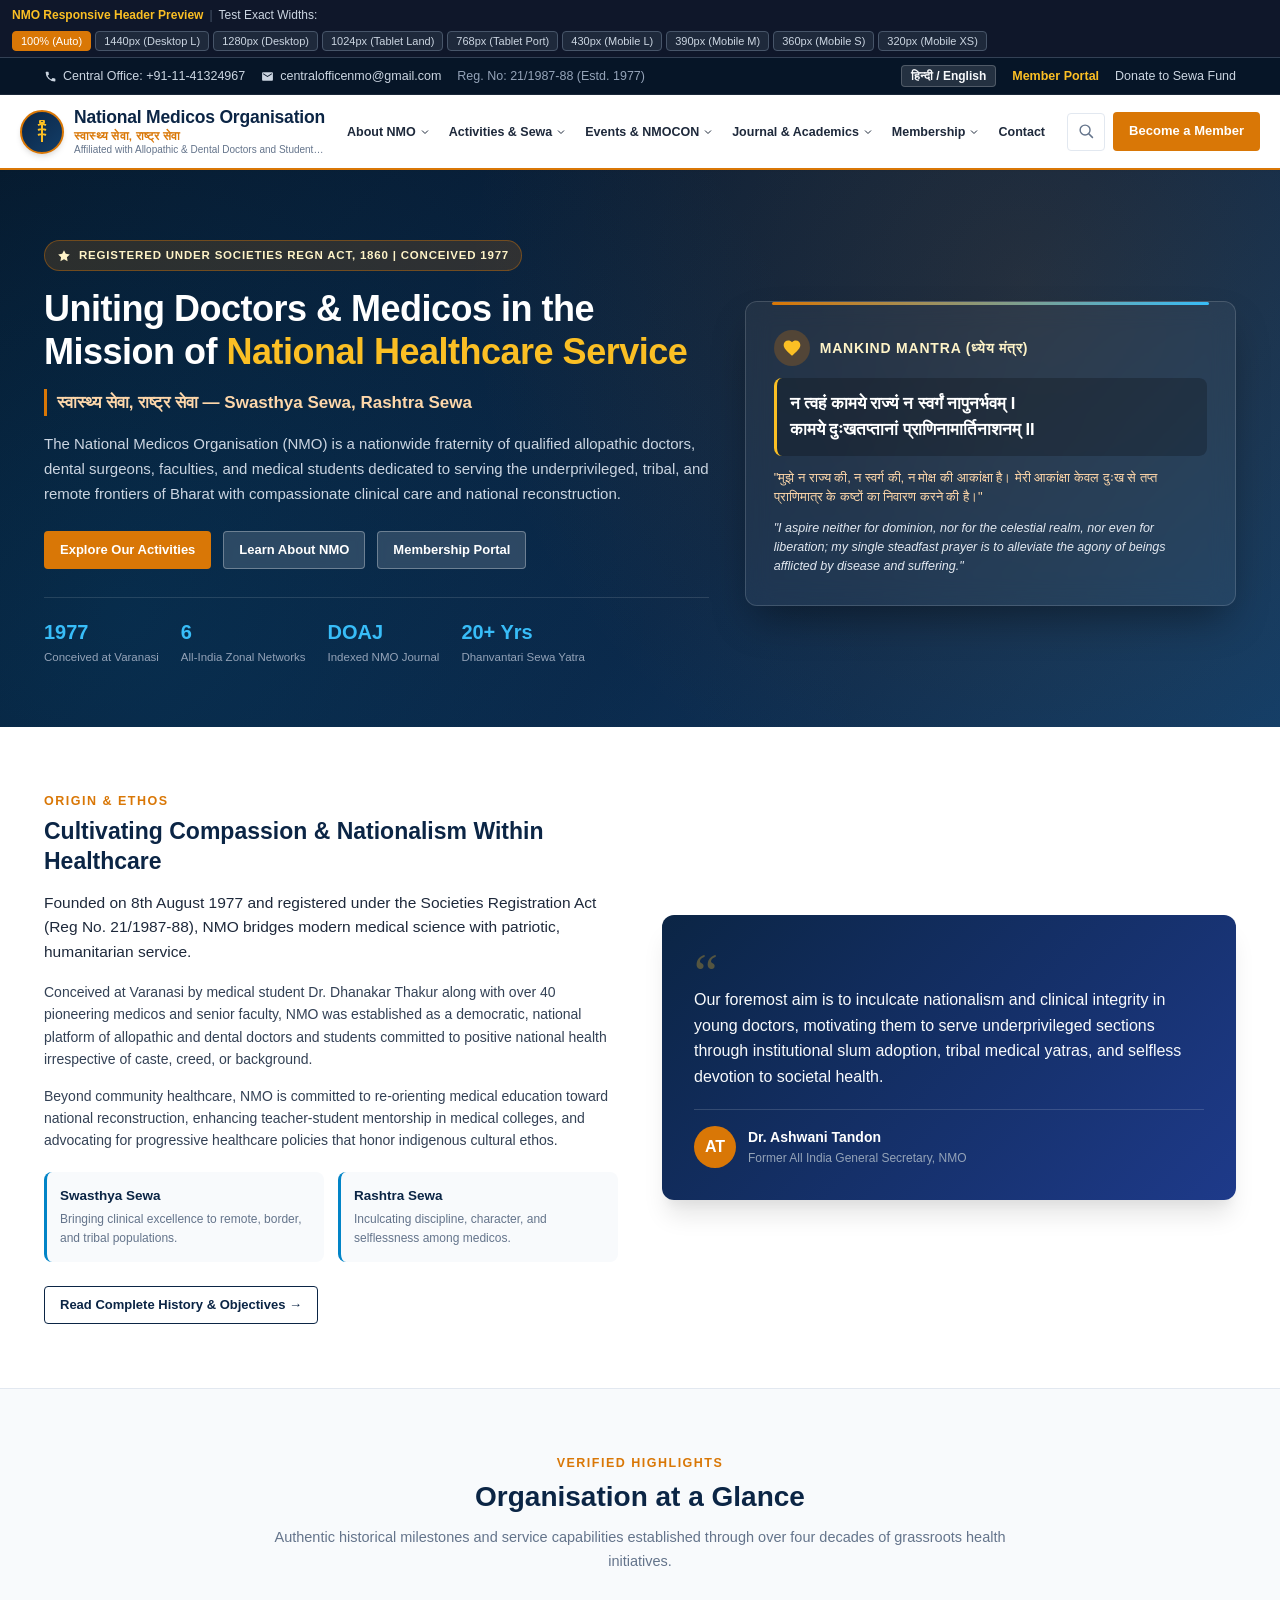
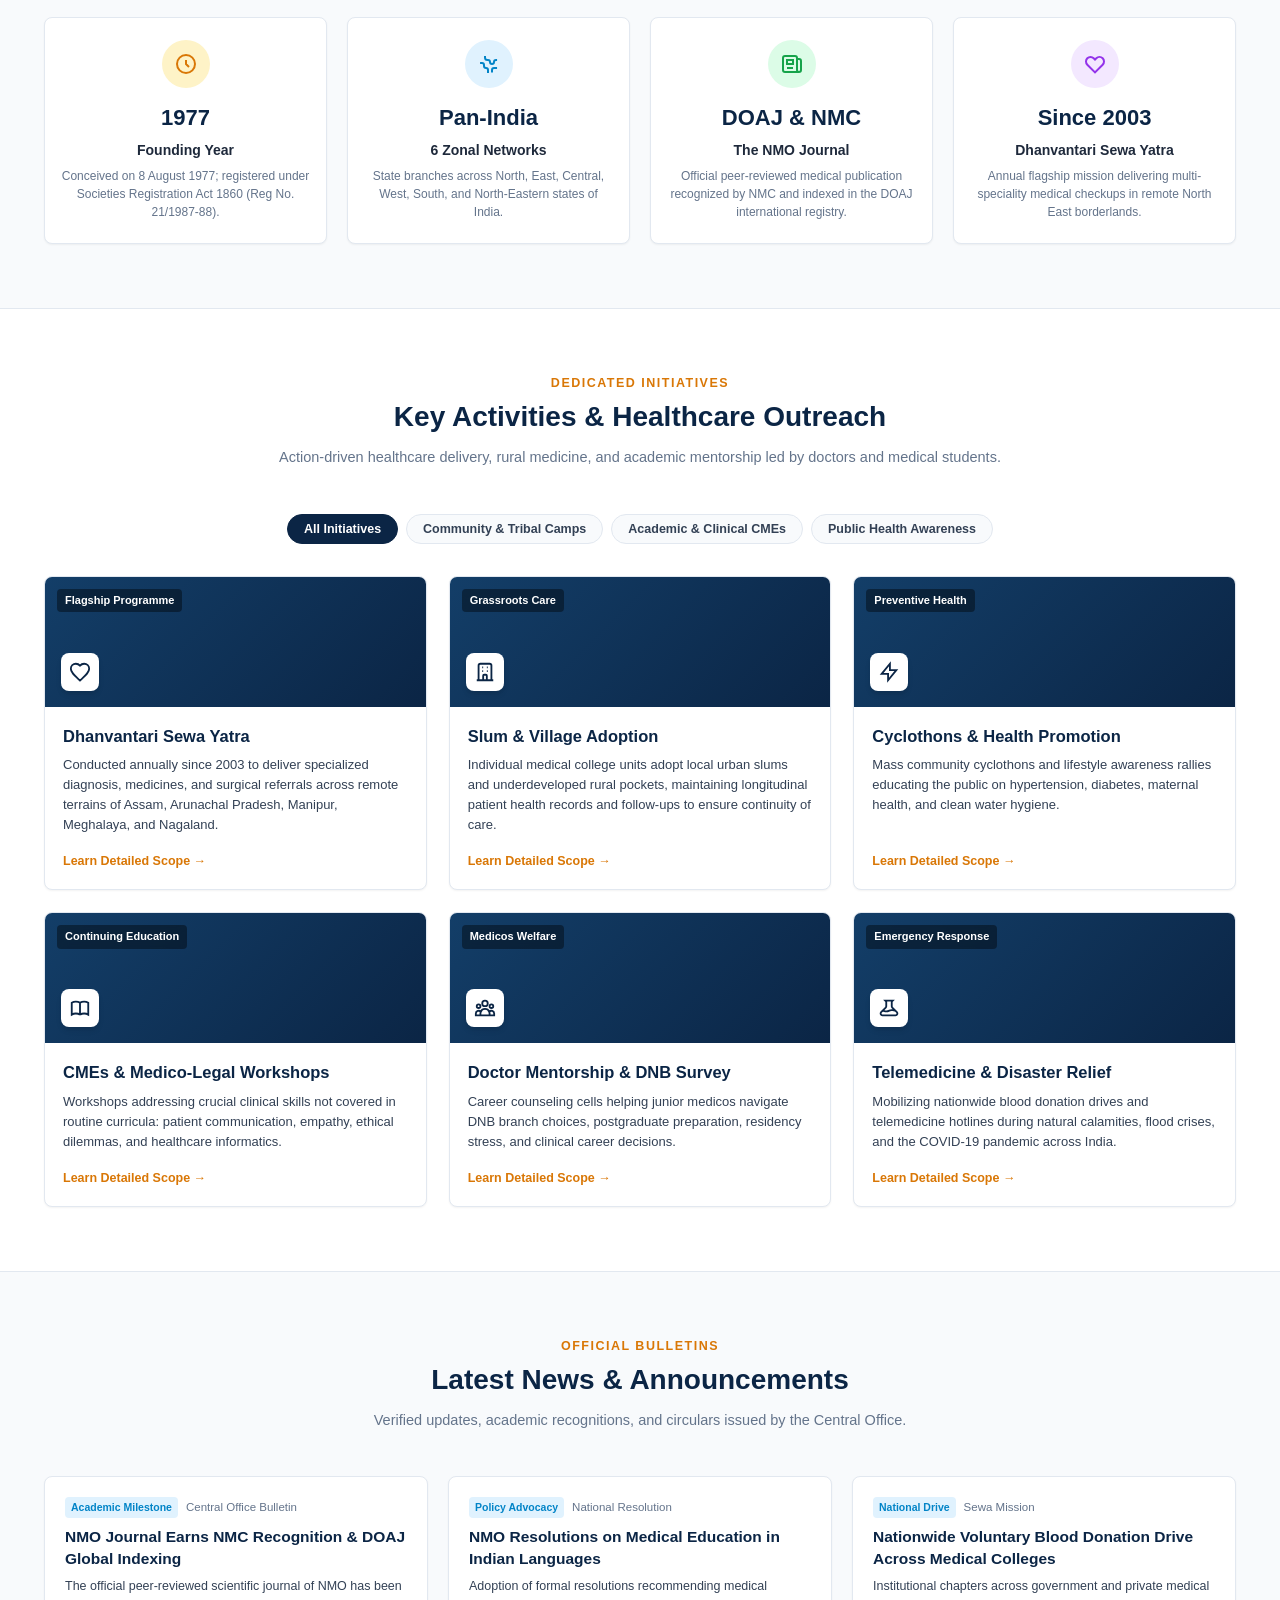
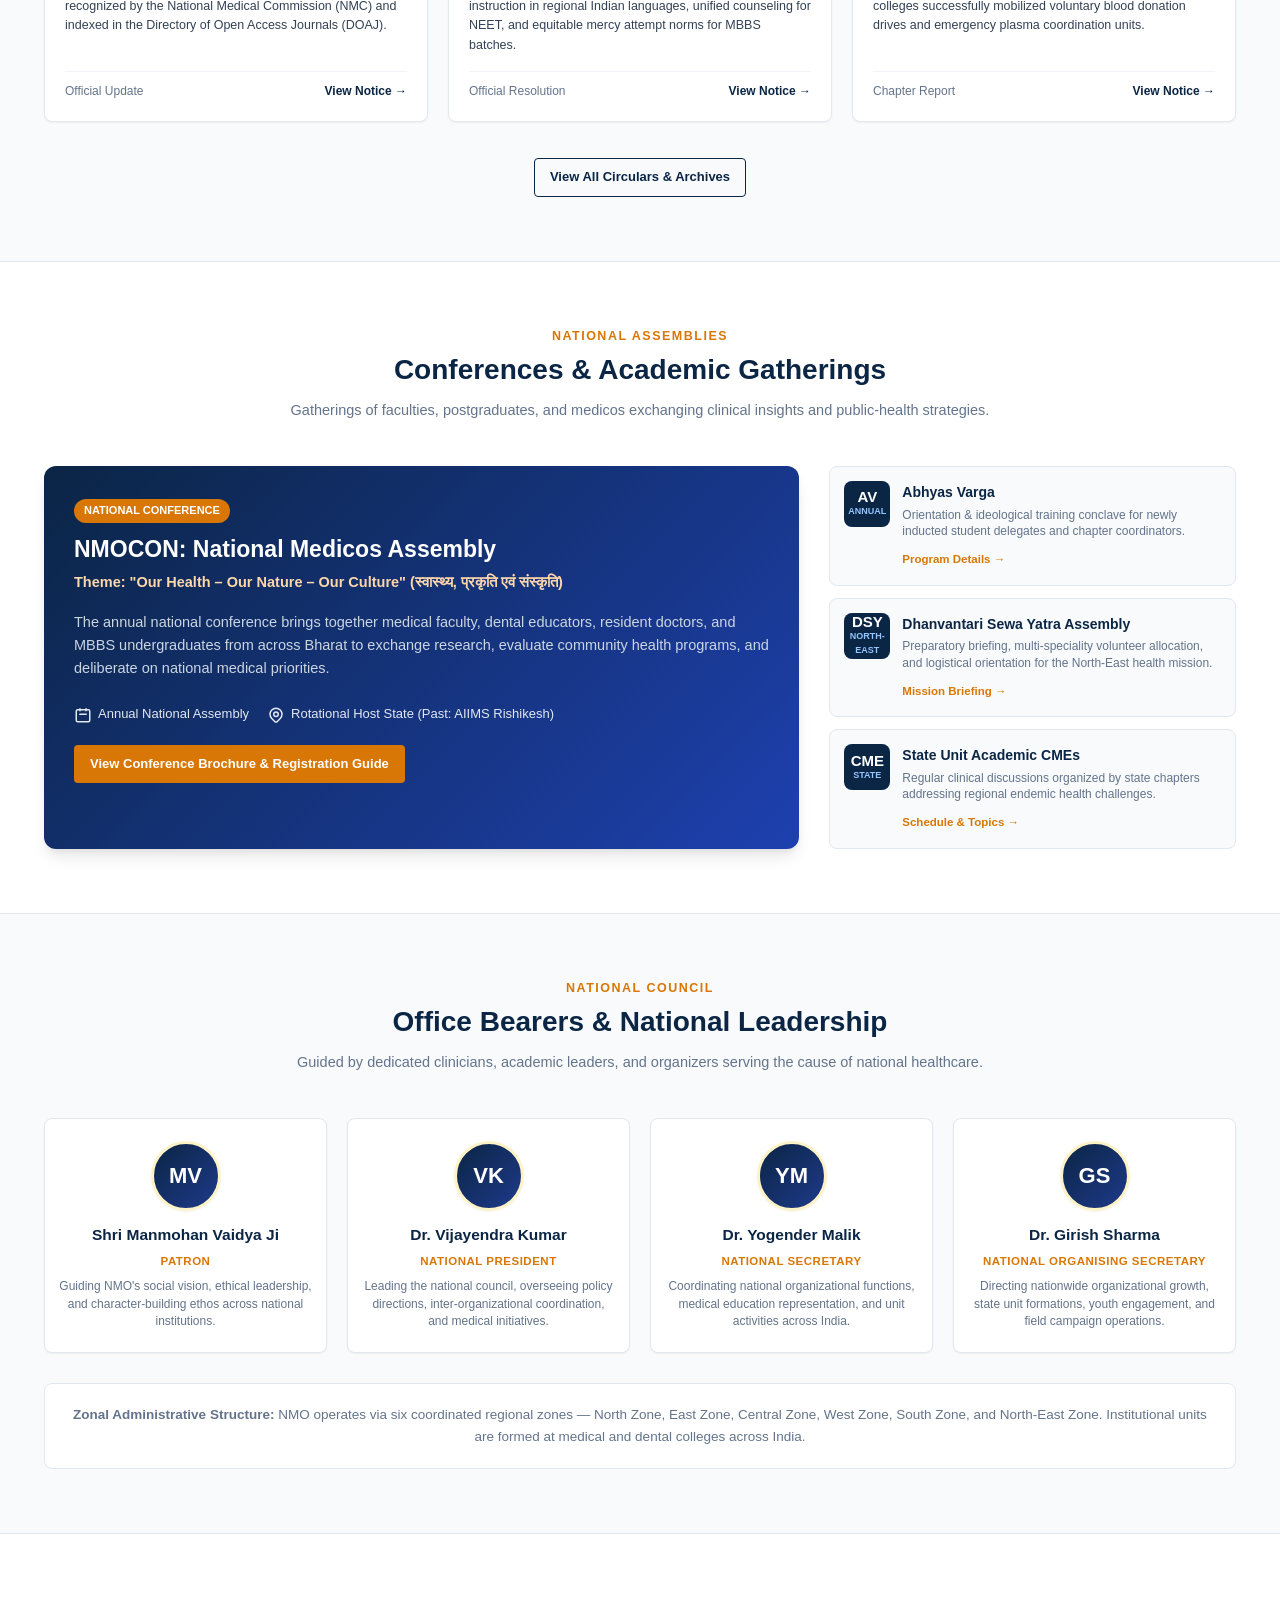
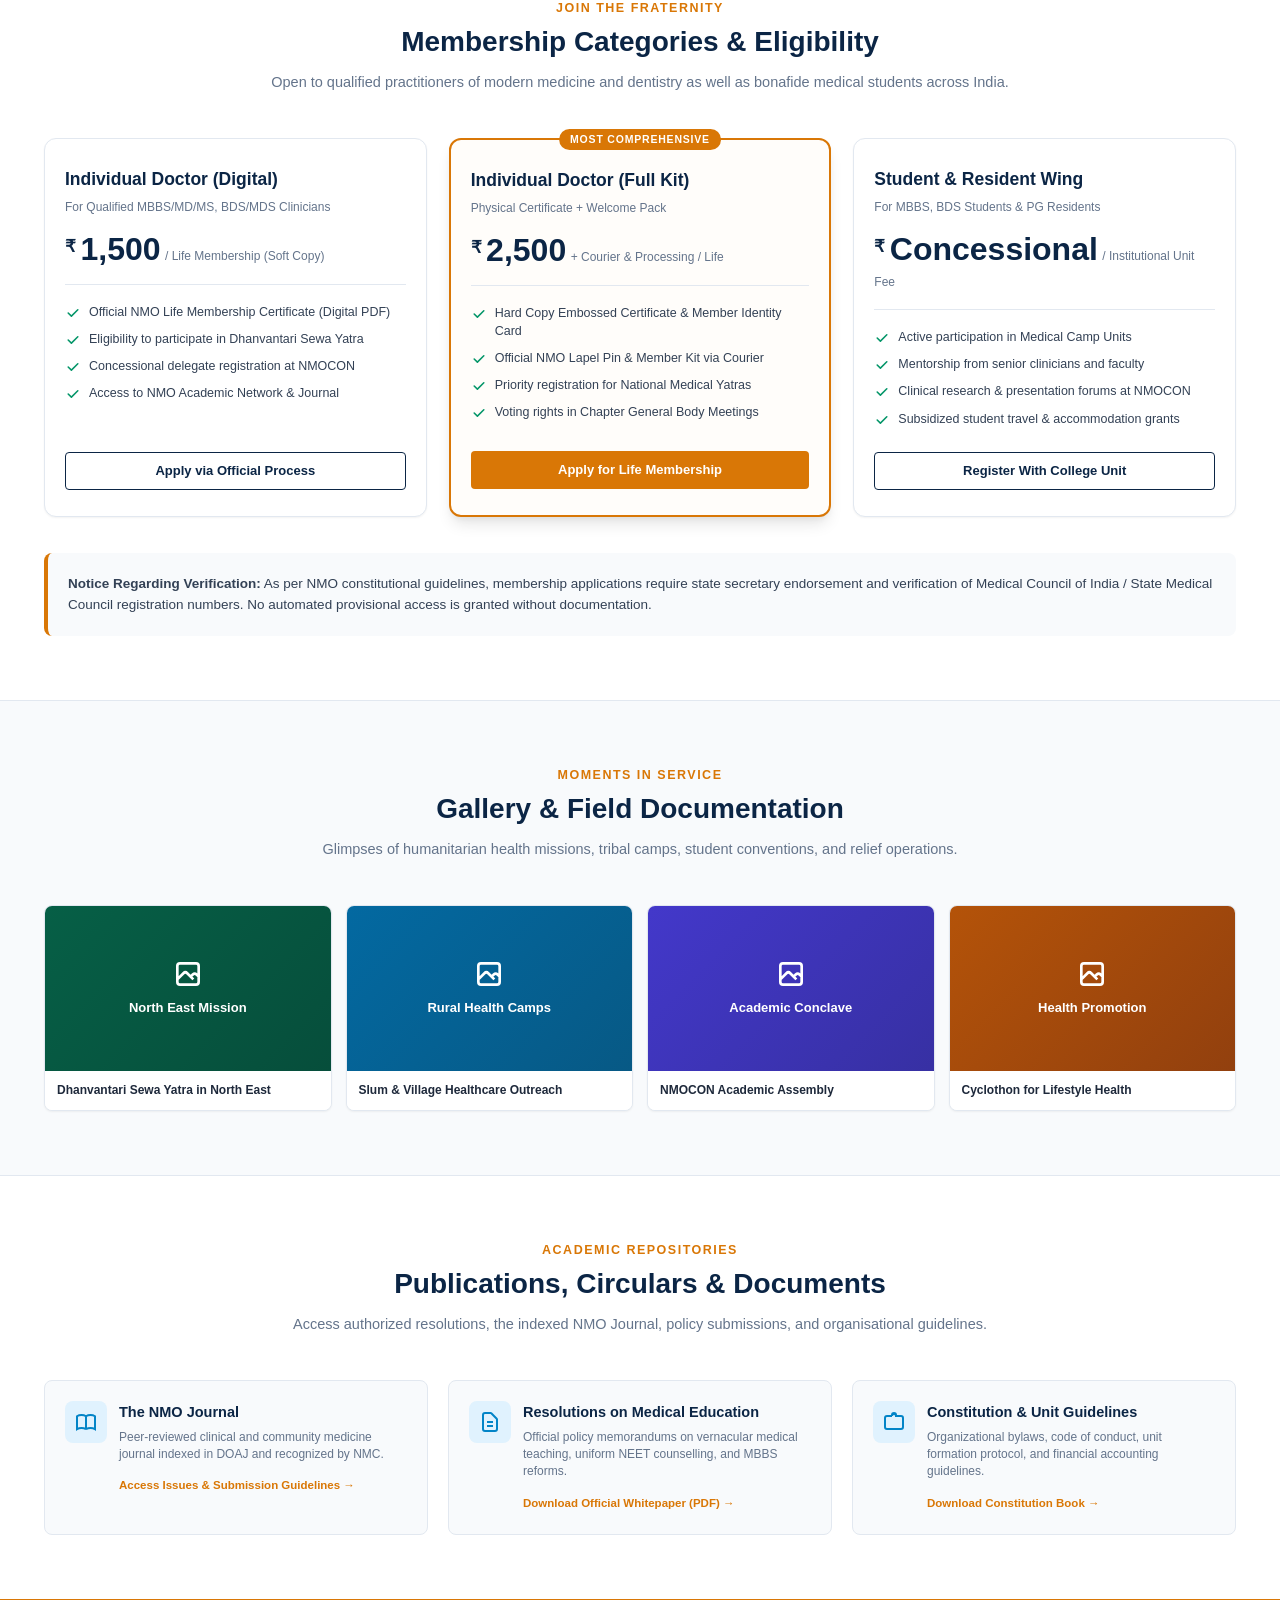
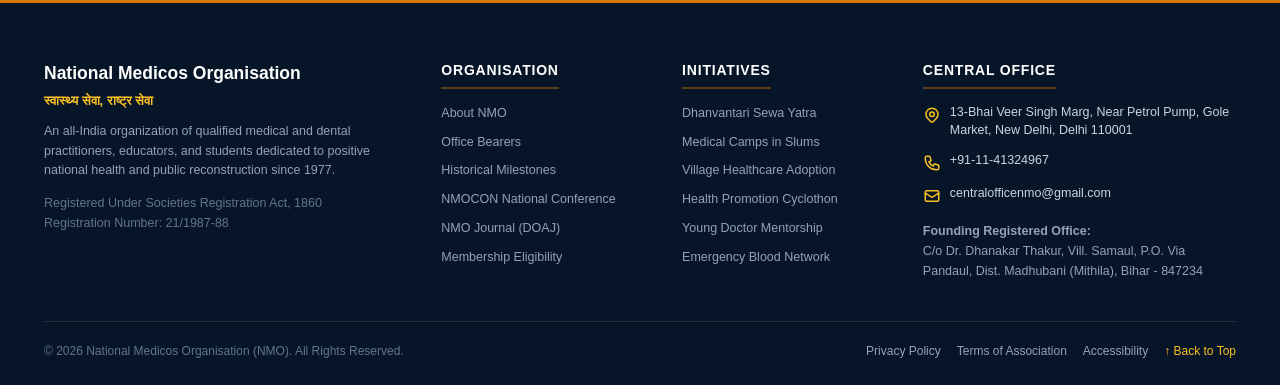
<file: index (2).html>
<!DOCTYPE html>
<html lang="en">
<head>
  <meta charset="UTF-8">
  <meta name="viewport" content="width=device-width, initial-scale=1.0">
  <title>National Medicos Organisation (NMO) | Swasthya Sewa, Rashtra Sewa</title>
  <meta name="description" content="National Medicos Organisation (NMO) - Serving the nation since 1977 through medical camps, healthcare advocacy, academic empowerment, and community service.">
  <style>

    :root {
      --primary-navy: #0b2545;
      --primary-navy-dark: #061527;
      --primary-navy-light: #133e68;
      --saffron-accent: #d97706;
      --saffron-hover: #b45309;
      --saffron-subtle: #fef3c7;
      --teal-medical: #0284c7;
      --teal-medical-light: #e0f2fe;
      --emerald-health: #059669;
      --slate-dark: #1e293b;
      --slate-body: #334155;
      --slate-muted: #64748b;
      --slate-border: #e2e8f0;
      --bg-light: #f8fafc;
      --bg-white: #ffffff;
      --font-family: -apple-system, BlinkMacSystemFont, "Segoe UI", Roboto, "Helvetica Neue", Arial, sans-serif;
      --shadow-sm: 0 1px 2px 0 rgba(0, 0, 0, 0.05);
      --shadow-md: 0 4px 6px -1px rgba(0, 0, 0, 0.1), 0 2px 4px -1px rgba(0, 0, 0, 0.06);
      --shadow-lg: 0 10px 15px -3px rgba(0, 0, 0, 0.1), 0 4px 6px -2px rgba(0, 0, 0, 0.05);
      --shadow-xl: 0 20px 25px -5px rgba(0, 0, 0, 0.1), 0 10px 10px -5px rgba(0, 0, 0, 0.04);
      --radius-sm: 4px;
      --radius-md: 8px;
      --radius-lg: 12px;
      --radius-full: 9999px;
      --transition: all 0.2s ease-in-out;
    }

    *, *::before, *::after {
      box-sizing: border-box;
      margin: 0;
      padding: 0;
    }

    html, body {
      width: 100%;
      max-width: 100vw;
      overflow-x: hidden;
      margin: 0;
      padding: 0;
    }

    body {
      font-family: var(--font-family);
      color: var(--slate-body);
      background-color: var(--bg-light);
      line-height: 1.6;
      -webkit-font-smoothing: antialiased;
      -moz-osx-font-smoothing: grayscale;
    }

    /* Simulation Bar for Testing Responsive Breakpoints */
    #viewport-controls {
      background: #0f172a;
      color: #94a3b8;
      padding: 6px 12px;
      display: flex;
      align-items: center;
      justify-content: space-between;
      font-size: 12px;
      position: sticky;
      top: 0;
      z-index: 10002;
      border-bottom: 1px solid #334155;
      width: 100%;
      max-width: 100%;
      box-sizing: border-box;
      flex-wrap: wrap;
      gap: 6px;
      overflow-x: auto;
      -webkit-overflow-scrolling: touch;
    }
    .vp-title-wrap {
      display: flex;
      align-items: center;
      gap: 6px;
      flex-wrap: wrap;
      max-width: 100%;
      flex-shrink: 0;
    }
    .vp-brand {
      font-weight: 700;
      color: #fbbf24;
      white-space: nowrap;
    }
    .vp-sep {
      color: #475569;
    }
    .vp-label {
      color: #cbd5e1;
      white-space: nowrap;
    }
    .viewport-btn-group {
      display: flex;
      gap: 4px;
      align-items: center;
      flex-wrap: wrap;
    }
    .vp-btn {
      background: #1e293b;
      color: #cbd5e1;
      border: 1px solid #475569;
      padding: 3px 8px;
      border-radius: 4px;
      cursor: pointer;
      font-size: 11px;
      font-family: inherit;
      transition: var(--transition);
      white-space: nowrap;
    }
    .vp-btn:hover, .vp-btn.active {
      background: var(--saffron-accent);
      color: white;
      border-color: var(--saffron-accent);
    }

    /* Preview Wrapper supporting Container Queries & Responsive Max-Widths */
    #preview-wrapper {
      margin: 0 auto;
      transition: max-width 0.2s ease, width 0.2s ease;
      background: #fff;
      box-shadow: 0 0 35px rgba(0,0,0,0.12);
      width: 100%;
      max-width: 100%;
      overflow-x: hidden;
      container-type: inline-size;
      container-name: preview;
      position: relative;
    }

    a {
      color: var(--primary-navy-light);
      text-decoration: none;
      transition: var(--transition);
    }
    a:hover {
      color: var(--saffron-accent);
    }

    .container {
      width: 100%;
      max-width: 1240px;
      margin: 0 auto;
      padding: 0 24px;
      box-sizing: border-box;
    }

    /* ---------------------------------------------------- */
    /* UTILITY HEADER                                       */
    /* ---------------------------------------------------- */
    .utility-header {
      background-color: var(--primary-navy-dark);
      color: #cbd5e1;
      font-size: 12.5px;
      padding: 7px 0;
      border-bottom: 1px solid rgba(255, 255, 255, 0.08);
      width: 100%;
    }
    .utility-content {
      display: flex;
      justify-content: space-between;
      align-items: center;
      flex-wrap: wrap;
      gap: 10px;
      min-width: 0;
    }
    .utility-left, .utility-right {
      display: flex;
      align-items: center;
      gap: 16px;
      flex-wrap: nowrap;
      min-width: 0;
    }
    .utility-item {
      display: inline-flex;
      align-items: center;
      gap: 6px;
      color: #cbd5e1;
      white-space: nowrap;
    }
    .utility-item a {
      color: #cbd5e1;
    }
    .utility-item a:hover {
      color: var(--saffron-accent);
    }
    .lang-badge {
      background: rgba(255, 255, 255, 0.12);
      padding: 3px 9px;
      border-radius: var(--radius-sm);
      cursor: pointer;
      font-weight: 600;
      font-size: 12px;
      color: #f8fafc;
      border: 1px solid rgba(255, 255, 255, 0.2);
      font-family: inherit;
      transition: var(--transition);
    }
    .lang-badge:hover {
      background: var(--saffron-accent);
      border-color: var(--saffron-accent);
    }

    /* Compact Mobile Utility Strip (visible at <= 768px) */
    .mobile-utility-strip {
      display: none;
      background-color: var(--primary-navy-dark);
      color: #cbd5e1;
      padding: 5px 0;
      border-bottom: 1px solid rgba(255, 255, 255, 0.08);
      font-size: 12px;
      width: 100%;
    }
    .mobile-utility-content {
      display: flex;
      justify-content: space-between;
      align-items: center;
      gap: 8px;
    }

    /* ---------------------------------------------------- */
    /* MAIN NAVIGATION HEADER                               */
    /* ---------------------------------------------------- */
    .main-header {
      background: var(--bg-white);
      box-shadow: var(--shadow-sm);
      position: sticky;
      top: 0;
      z-index: 1000;
      border-bottom: 2px solid var(--saffron-accent);
      width: 100%;
    }
    .nav-container {
      display: flex;
      align-items: center;
      justify-content: space-between;
      padding: 12px 0;
      gap: 12px;
      min-width: 0;
      position: relative;
    }
    .brand-block {
      display: flex;
      align-items: center;
      gap: 10px;
      text-decoration: none;
      min-width: 0;
      flex-shrink: 0;
    }
    .brand-logo-emblem {
      width: 44px;
      height: 44px;
      border-radius: 50%;
      background: linear-gradient(135deg, #0b2545 0%, #133e68 100%);
      display: flex;
      align-items: center;
      justify-content: center;
      color: #ffffff;
      border: 2px solid var(--saffron-accent);
      box-shadow: var(--shadow-md);
      position: relative;
      flex-shrink: 0;
      transition: var(--transition);
    }
    .brand-text {
      min-width: 0;
      display: flex;
      flex-direction: column;
    }
    .brand-text h1 {
      font-size: 17.5px;
      font-weight: 800;
      color: var(--primary-navy);
      letter-spacing: -0.2px;
      line-height: 1.2;
      white-space: nowrap;
      transition: var(--transition);
    }
    .brand-text .hindi-sub {
      font-size: 11.5px;
      font-weight: 700;
      color: var(--saffron-accent);
      letter-spacing: 0.2px;
      line-height: 1.25;
      margin-top: 1px;
      white-space: nowrap;
    }
    .brand-text .tagline {
      font-size: 10px;
      color: var(--slate-muted);
      font-weight: 500;
      margin-top: 1px;
      line-height: 1.2;
      white-space: nowrap;
      max-width: 250px;
      overflow: hidden;
      text-overflow: ellipsis;
    }

    /* Desktop Navigation Menu */
    .desktop-nav {
      display: flex;
      align-items: center;
      min-width: 0;
      flex-shrink: 0;
    }
    .nav-menu {
      display: flex;
      align-items: center;
      list-style: none;
      gap: 2px;
      min-width: 0;
    }
    .nav-item {
      position: relative;
    }
    .nav-link {
      padding: 6px 8px;
      font-size: 12.5px;
      font-weight: 600;
      color: var(--slate-dark);
      border-radius: var(--radius-sm);
      display: flex;
      align-items: center;
      gap: 3px;
      transition: var(--transition);
      white-space: nowrap;
    }
    .nav-link:hover, .nav-item:hover > .nav-link, .nav-item:focus-within > .nav-link {
      color: var(--primary-navy);
      background-color: #f1f5f9;
    }
    .nav-link svg.arrow {
      width: 12px;
      height: 12px;
      transition: transform 0.2s;
    }
    .nav-item:hover .nav-link svg.arrow, .nav-item:focus-within .nav-link svg.arrow {
      transform: rotate(180deg);
    }

    /* Dropdown Menus */
    .dropdown-menu {
      position: absolute;
      top: 100%;
      left: 0;
      background: var(--bg-white);
      min-width: 250px;
      box-shadow: var(--shadow-xl);
      border-radius: var(--radius-md);
      border: 1px solid var(--slate-border);
      padding: 6px 0;
      list-style: none;
      opacity: 0;
      visibility: hidden;
      transform: translateY(8px);
      transition: all 0.2s ease-in-out;
      z-index: 100;
    }
    .nav-item:hover .dropdown-menu, .nav-item:focus-within .dropdown-menu {
      opacity: 1;
      visibility: visible;
      transform: translateY(0);
    }
    .dropdown-item a {
      display: block;
      padding: 8px 16px;
      font-size: 12.5px;
      font-weight: 500;
      color: var(--slate-body);
      transition: var(--transition);
    }
    .dropdown-item a:hover, .dropdown-item a:focus {
      background: #f8fafc;
      color: var(--saffron-accent);
      padding-left: 20px;
    }

    /* Nav Actions */
    .nav-actions {
      display: flex;
      align-items: center;
      gap: 8px;
      flex-shrink: 0;
    }
    .btn {
      display: inline-flex;
      align-items: center;
      justify-content: center;
      gap: 7px;
      padding: 8px 15px;
      font-size: 13px;
      font-weight: 600;
      border-radius: var(--radius-sm);
      cursor: pointer;
      border: 1px solid transparent;
      transition: var(--transition);
      text-decoration: none;
      font-family: inherit;
      white-space: nowrap;
      min-height: 38px;
    }
    .btn-primary {
      background: var(--saffron-accent);
      color: white;
    }
    .btn-primary:hover {
      background: var(--saffron-hover);
      color: white;
      transform: translateY(-1px);
      box-shadow: var(--shadow-md);
    }
    .btn-outline {
      border-color: var(--primary-navy);
      color: var(--primary-navy);
      background: transparent;
    }
    .btn-outline:hover {
      background: var(--primary-navy);
      color: white;
    }
    .btn-light {
      background: rgba(255,255,255,0.15);
      color: white;
      backdrop-filter: blur(4px);
      border: 1px solid rgba(255,255,255,0.3);
    }
    .btn-light:hover {
      background: white;
      color: var(--primary-navy);
    }
    .btn-search {
      background: transparent;
      border: 1px solid var(--slate-border);
      border-radius: var(--radius-sm);
      width: 38px;
      height: 38px;
      min-width: 38px;
      min-height: 38px;
      display: inline-flex;
      align-items: center;
      justify-content: center;
      cursor: pointer;
      color: var(--slate-muted);
      transition: var(--transition);
    }
    .btn-search:hover {
      background: #f1f5f9;
      color: var(--primary-navy);
      border-color: var(--primary-navy-light);
    }

    /* Accessible Hamburger Button */
    .hamburger-btn {
      display: none;
      background: transparent;
      border: 1px solid var(--slate-border);
      border-radius: var(--radius-sm);
      cursor: pointer;
      color: var(--primary-navy);
      width: 40px;
      height: 40px;
      min-width: 40px;
      min-height: 40px;
      padding: 8px;
      align-items: center;
      justify-content: center;
      flex-direction: column;
      gap: 4px;
      transition: var(--transition);
    }
    .hamburger-btn:hover {
      background: #f1f5f9;
      border-color: var(--primary-navy-light);
    }
    .hamburger-icon-bar {
      display: block;
      width: 20px;
      height: 2px;
      background-color: var(--primary-navy);
      border-radius: 1px;
      transition: var(--transition);
    }

    /* ---------------------------------------------------- */
    /* ENHANCED MOBILE DRAWER NAVIGATION                    */
    /* ---------------------------------------------------- */
    .mobile-drawer {
      display: none;
      position: fixed;
      top: 0;
      left: 0;
      width: 100%;
      height: 100%;
      background: rgba(15, 23, 42, 0.75);
      z-index: 100000;
      backdrop-filter: blur(3px);
      opacity: 0;
      transition: opacity 0.25s ease-in-out;
    }
    .mobile-drawer.open {
      display: block;
      opacity: 1;
    }
    .drawer-content {
      width: 86%;
      max-width: 360px;
      height: 100%;
      background: #ffffff;
      overflow-y: auto;
      padding: 20px;
      box-shadow: var(--shadow-xl);
      display: flex;
      flex-direction: column;
      transform: translateX(-100%);
      transition: transform 0.25s cubic-bezier(0.16, 1, 0.3, 1);
      box-sizing: border-box;
    }
    .mobile-drawer.open .drawer-content {
      transform: translateX(0);
    }
    .drawer-header {
      display: flex;
      justify-content: space-between;
      align-items: center;
      margin-bottom: 16px;
      padding-bottom: 14px;
      border-bottom: 1px solid var(--slate-border);
    }
    .drawer-brand {
      display: flex;
      align-items: center;
      gap: 10px;
    }
    .drawer-brand h3 {
      font-size: 15px;
      font-weight: 800;
      color: var(--primary-navy);
      line-height: 1.2;
    }
    .drawer-brand span {
      font-size: 11px;
      font-weight: 700;
      color: var(--saffron-accent);
      display: block;
    }
    .drawer-close-btn {
      background: #f1f5f9;
      border: 1px solid var(--slate-border);
      font-size: 22px;
      line-height: 1;
      width: 38px;
      height: 38px;
      min-width: 38px;
      min-height: 38px;
      border-radius: var(--radius-sm);
      cursor: pointer;
      color: var(--slate-dark);
      display: flex;
      align-items: center;
      justify-content: center;
      transition: var(--transition);
    }
    .drawer-close-btn:hover {
      background: var(--saffron-accent);
      color: white;
      border-color: var(--saffron-accent);
    }
    .drawer-search-bar {
      margin-bottom: 16px;
      display: flex;
      gap: 6px;
    }
    .drawer-search-input {
      flex: 1;
      padding: 9px 12px;
      border: 1px solid var(--slate-border);
      border-radius: var(--radius-sm);
      font-size: 13.5px;
      font-family: inherit;
    }
    .drawer-search-btn {
      background: var(--primary-navy);
      color: white;
      border: none;
      border-radius: var(--radius-sm);
      padding: 0 14px;
      cursor: pointer;
      display: flex;
      align-items: center;
      justify-content: center;
    }
    .drawer-cta-group {
      display: flex;
      flex-direction: column;
      gap: 8px;
      margin-bottom: 20px;
    }
    .drawer-cta-group .btn {
      width: 100%;
      text-align: center;
      padding: 10px 14px;
      font-size: 13.5px;
    }
    .drawer-nav-list {
      list-style: none;
      display: flex;
      flex-direction: column;
      gap: 4px;
      margin-bottom: 24px;
    }
    .drawer-nav-item {
      border-bottom: 1px solid #f1f5f9;
    }
    .drawer-nav-link {
      font-size: 14px;
      font-weight: 600;
      color: var(--slate-dark);
      display: flex;
      align-items: center;
      justify-content: space-between;
      padding: 11px 4px;
      width: 100%;
      background: none;
      border: none;
      text-align: left;
      cursor: pointer;
      font-family: inherit;
      transition: var(--transition);
    }
    .drawer-nav-link:hover {
      color: var(--saffron-accent);
    }
    .drawer-accordion-btn {
      width: 28px;
      height: 28px;
      display: inline-flex;
      align-items: center;
      justify-content: center;
      border-radius: 4px;
      background: #f1f5f9;
      color: var(--slate-muted);
      transition: transform 0.2s;
    }
    .drawer-accordion.active .drawer-accordion-btn {
      transform: rotate(180deg);
      background: var(--saffron-subtle);
      color: var(--saffron-accent);
    }
    .drawer-sub-menu {
      display: none;
      list-style: none;
      padding: 4px 0 10px 14px;
      border-left: 2px solid var(--saffron-subtle);
      margin-left: 6px;
      margin-bottom: 6px;
    }
    .drawer-accordion.active .drawer-sub-menu {
      display: block;
    }
    .drawer-sub-item a {
      display: block;
      padding: 7px 8px;
      font-size: 13px;
      color: var(--slate-body);
      font-weight: 500;
    }
    .drawer-sub-item a:hover {
      color: var(--saffron-accent);
      padding-left: 12px;
    }
    .drawer-utility-card {
      background: #f8fafc;
      border: 1px solid var(--slate-border);
      border-radius: var(--radius-md);
      padding: 14px;
      margin-top: auto;
      font-size: 12px;
    }
    .drawer-util-item {
      display: flex;
      align-items: center;
      gap: 8px;
      color: var(--slate-body);
      margin-bottom: 8px;
    }
    .drawer-util-item svg {
      color: var(--saffron-accent);
      flex-shrink: 0;
    }

    /* ---------------------------------------------------- */
    /* BREAKPOINTS: MEDIA QUERIES, CONTAINER QUERIES & CLASSES */
    /* ---------------------------------------------------- */

    /* TABLET LANDSCAPE: <= 1139px (covers 1024px) */
    @media (max-width: 1139px) {
      .desktop-nav { display: none !important; }
      .hamburger-btn { display: inline-flex !important; }
      .brand-text .tagline { display: none !important; }
      .brand-logo-emblem { width: 42px; height: 42px; }
      .brand-text h1 { font-size: 17px; }
      .brand-text .hindi-sub { font-size: 11.5px; }
      .nav-actions .btn-member-header { display: inline-flex !important; padding: 7px 14px; font-size: 13px; }
      .container { padding: 0 24px; }
      .glance-grid, .leadership-grid { grid-template-columns: repeat(2, 1fr); }
      .activities-grid, .news-grid, .membership-grid, .resources-grid, .gallery-grid { grid-template-columns: repeat(2, 1fr); }
      .footer-grid { grid-template-columns: 1fr 1fr; }
      .hero-grid { grid-template-columns: 1.1fr 0.9fr; gap: 32px; }
    }
    @container preview (max-width: 1139px) {
      .desktop-nav { display: none !important; }
      .hamburger-btn { display: inline-flex !important; }
      .brand-text .tagline { display: none !important; }
      .brand-logo-emblem { width: 42px !important; height: 42px !important; }
      .brand-text h1 { font-size: 17px !important; }
      .brand-text .hindi-sub { font-size: 11.5px !important; }
      .nav-actions .btn-member-header { display: inline-flex !important; padding: 7px 14px !important; font-size: 13px !important; }
      .container { padding: 0 24px !important; }
      .glance-grid, .leadership-grid { grid-template-columns: repeat(2, 1fr) !important; }
      .activities-grid, .news-grid, .membership-grid, .resources-grid, .gallery-grid { grid-template-columns: repeat(2, 1fr) !important; }
      .footer-grid { grid-template-columns: 1fr 1fr !important; }
      .hero-grid { grid-template-columns: 1.1fr 0.9fr !important; gap: 32px !important; }
    }
    #preview-wrapper.vp-compact .desktop-nav { display: none !important; }
    #preview-wrapper.vp-compact .hamburger-btn { display: inline-flex !important; }
    #preview-wrapper.vp-compact .brand-text .tagline { display: none !important; }
    #preview-wrapper.vp-compact .brand-logo-emblem { width: 42px !important; height: 42px !important; }
    #preview-wrapper.vp-compact .brand-text h1 { font-size: 17px !important; }
    #preview-wrapper.vp-compact .brand-text .hindi-sub { font-size: 11.5px !important; }
    #preview-wrapper.vp-compact .nav-actions .btn-member-header { display: inline-flex !important; padding: 7px 14px !important; font-size: 13px !important; }
    #preview-wrapper.vp-compact .container { padding: 0 24px !important; }

    /* TABLET PORTRAIT: <= 768px */
    @media (max-width: 768px) {
      .utility-header { display: none; }
      .mobile-utility-strip { display: block; }
      .nav-container { padding: 10px 0; }
      .brand-logo-emblem { width: 40px; height: 40px; }
      .brand-text h1 { font-size: 16px; max-width: 270px; overflow: hidden; text-overflow: ellipsis; }
      .brand-text .hindi-sub { font-size: 11px; }
      .nav-actions .btn-member-header { display: inline-flex !important; padding: 6px 12px; font-size: 12.5px; }
      .container { padding: 0 20px; }
      .hero-grid, .about-grid, .events-layout { grid-template-columns: 1fr; }
      .hero-title { font-size: 28px; }
      .hero-section { padding: 50px 0 45px; }
      .activities-grid, .news-grid, .membership-grid, .resources-grid, .gallery-grid { grid-template-columns: 1fr; }
      .footer-grid { grid-template-columns: 1fr; }
    }
    @container preview (max-width: 768px) {
      .utility-header { display: none !important; }
      .mobile-utility-strip { display: block !important; }
      .nav-container { padding: 10px 0 !important; }
      .brand-logo-emblem { width: 40px !important; height: 40px !important; }
      .brand-text h1 { font-size: 16px !important; max-width: 270px !important; }
      .brand-text .hindi-sub { font-size: 11px !important; }
      .nav-actions .btn-member-header { display: inline-flex !important; padding: 6px 12px !important; font-size: 12.5px !important; }
      .container { padding: 0 20px !important; }
      .hero-grid, .about-grid, .events-layout { grid-template-columns: 1fr !important; }
      .hero-title { font-size: 28px !important; }
      .hero-section { padding: 50px 0 45px !important; }
      .activities-grid, .news-grid, .membership-grid, .resources-grid, .gallery-grid { grid-template-columns: 1fr !important; }
      .footer-grid { grid-template-columns: 1fr !important; }
    }
    #preview-wrapper.vp-tablet-p .utility-header { display: none !important; }
    #preview-wrapper.vp-tablet-p .mobile-utility-strip { display: block !important; }
    #preview-wrapper.vp-tablet-p .nav-container { padding: 10px 0 !important; }
    #preview-wrapper.vp-tablet-p .container { padding: 0 20px !important; }
    #preview-wrapper.vp-tablet-p .hero-grid, #preview-wrapper.vp-tablet-p .about-grid, #preview-wrapper.vp-tablet-p .events-layout { grid-template-columns: 1fr !important; }
    #preview-wrapper.vp-tablet-p .activities-grid, #preview-wrapper.vp-tablet-p .news-grid, #preview-wrapper.vp-tablet-p .membership-grid, #preview-wrapper.vp-tablet-p .resources-grid, #preview-wrapper.vp-tablet-p .gallery-grid { grid-template-columns: 1fr !important; }

    /* MOBILE: <= 480px (covers 390px, 430px) */
    @media (max-width: 480px) {
      .nav-actions .btn-member-header { display: none !important; }
      .btn-search { display: inline-flex; width: 36px; height: 36px; min-width: 36px; min-height: 36px; }
      .brand-logo-emblem { width: 36px; height: 36px; }
      .brand-text h1 { font-size: 14.5px; max-width: 195px; }
      .brand-text .hindi-sub { font-size: 10.5px; }
      .container { padding: 0 16px; }
      .hero-title { font-size: 24px; line-height: 1.25; }
      .hero-sanskrit-tag { font-size: 15px; padding-left: 8px; }
      .hero-desc { font-size: 14px; }
      .hero-cta-group { flex-direction: column; width: 100%; gap: 10px; }
      .hero-cta-group .btn { width: 100%; text-align: center; }
      .hero-metrics-strip { display: grid; grid-template-columns: repeat(2, 1fr); gap: 12px; }
      .mantra-card { padding: 20px 14px; }
      .mantra-card::before { left: 14px; right: 14px; }
      .mantra-sanskrit { font-size: 14.5px; padding: 12px; }
      .glance-grid, .leadership-grid { grid-template-columns: 1fr; }
      .section { padding: 50px 0; }
      .section-title { font-size: 26px; }
      .tab-btn { padding: 7px 14px; font-size: 12.5px; }
      .featured-event-box { padding: 20px 14px !important; }
      .featured-event-box h3 { font-size: 20px !important; }
      .featured-event-box .btn { width: 100% !important; }
    }
    @container preview (max-width: 480px) {
      .nav-actions .btn-member-header { display: none !important; }
      .btn-search { display: inline-flex !important; width: 36px !important; height: 36px !important; }
      .brand-logo-emblem { width: 36px !important; height: 36px !important; }
      .brand-text h1 { font-size: 14.5px !important; max-width: 195px !important; }
      .brand-text .hindi-sub { font-size: 10.5px !important; }
      .container { padding: 0 16px !important; }
      .hero-cta-group { flex-direction: column !important; width: 100% !important; }
      .hero-cta-group .btn { width: 100% !important; }
      .hero-metrics-strip { display: grid !important; grid-template-columns: repeat(2, 1fr) !important; gap: 12px !important; }
      .mantra-card { padding: 20px 14px !important; }
      .mantra-card::before { left: 14px !important; right: 14px !important; }
      .mantra-sanskrit { font-size: 14.5px !important; padding: 12px !important; }
      .glance-grid, .leadership-grid { grid-template-columns: 1fr !important; }
      .featured-event-box { padding: 20px 14px !important; }
      .featured-event-box h3 { font-size: 20px !important; }
      .featured-event-box .btn { width: 100% !important; }
    }
    #preview-wrapper.vp-mobile .nav-actions .btn-member-header { display: none !important; }
    #preview-wrapper.vp-mobile .container { padding: 0 16px !important; }
    #preview-wrapper.vp-mobile .hero-cta-group { flex-direction: column !important; width: 100% !important; }
    #preview-wrapper.vp-mobile .hero-cta-group .btn { width: 100% !important; }
    #preview-wrapper.vp-mobile .hero-metrics-strip { display: grid !important; grid-template-columns: repeat(2, 1fr) !important; gap: 12px !important; }
    #preview-wrapper.vp-mobile .mantra-card { padding: 20px 14px !important; }
    #preview-wrapper.vp-mobile .featured-event-box { padding: 20px 14px !important; }
    #preview-wrapper.vp-mobile .featured-event-box .btn { width: 100% !important; }

    /* ULTRA-COMPACT MOBILE: <= 360px (covers 320px, 360px) */
    @media (max-width: 360px) {
      .btn-search { display: none !important; }
      .container { padding: 0 12px !important; }
      .brand-logo-emblem { width: 34px !important; height: 34px !important; min-width: 34px !important; }
      .brand-text h1 { font-size: 13.5px !important; max-width: 165px !important; }
      .brand-text .hindi-sub { font-size: 10px !important; }
      .hamburger-btn { width: 38px !important; height: 38px !important; min-width: 38px !important; }
      .hero-title { font-size: 21px !important; }
      .hero-badge { font-size: 10.5px !important; padding: 4px 8px !important; }
    }
    @container preview (max-width: 360px) {
      .btn-search { display: none !important; }
      .container { padding: 0 12px !important; }
      .brand-logo-emblem { width: 34px !important; height: 34px !important; min-width: 34px !important; }
      .brand-text h1 { font-size: 13.5px !important; max-width: 165px !important; }
      .brand-text .hindi-sub { font-size: 10px !important; }
      .hamburger-btn { width: 38px !important; height: 38px !important; min-width: 38px !important; }
    }
    #preview-wrapper.vp-mobile-tight .btn-search { display: none !important; }
    #preview-wrapper.vp-mobile-tight .container { padding: 0 12px !important; }
    #preview-wrapper.vp-mobile-tight .brand-logo-emblem { width: 34px !important; height: 34px !important; min-width: 34px !important; }
    #preview-wrapper.vp-mobile-tight .brand-text h1 { font-size: 13.5px !important; max-width: 165px !important; }
    #preview-wrapper.vp-mobile-tight .brand-text .hindi-sub { font-size: 10px !important; }
    #preview-wrapper.vp-mobile-tight .hamburger-btn { width: 38px !important; height: 38px !important; min-width: 38px !important; }

    /* Base layout styles for sections */
    .hero-section {
      background: linear-gradient(135deg, #061527 0%, #0b2545 60%, #133e68 100%);
      color: white;
      padding: 70px 0 60px;
      position: relative;
      overflow: hidden;
      width: 100%;
    }
    .hero-section::before {
      content: "";
      position: absolute;
      top: 0; right: 0; bottom: 0; left: 0;
      background: radial-gradient(circle at 80% 20%, rgba(217, 119, 6, 0.12) 0%, transparent 50%),
                  radial-gradient(circle at 10% 80%, rgba(2, 132, 199, 0.15) 0%, transparent 60%);
      pointer-events: none;
    }
    .hero-grid {
      display: grid;
      grid-template-columns: 1.15fr 0.85fr;
      gap: 36px;
      align-items: center;
      position: relative;
      z-index: 1;
      width: 100%;
    }
    .hero-left, .hero-right {
      min-width: 0;
    }
    .hero-badge {
      display: inline-flex;
      align-items: center;
      gap: 8px;
      background: rgba(217, 119, 6, 0.18);
      color: #fef3c7;
      border: 1px solid rgba(217, 119, 6, 0.4);
      padding: 5px 12px;
      border-radius: var(--radius-full);
      font-size: 11.5px;
      font-weight: 700;
      text-transform: uppercase;
      letter-spacing: 0.8px;
      margin-bottom: 16px;
      max-width: 100%;
      word-break: break-word;
    }
    .hero-title {
      font-size: 36px;
      font-weight: 800;
      line-height: 1.2;
      margin-bottom: 16px;
      color: #ffffff;
      letter-spacing: -0.5px;
      word-break: break-word;
    }
    .hero-title .highlight {
      color: #fbbf24;
    }
    .hero-sanskrit-tag {
      font-size: 17px;
      color: #fed7aa;
      font-weight: 700;
      margin-bottom: 16px;
      display: block;
      border-left: 3px solid var(--saffron-accent);
      padding-left: 10px;
      word-break: break-word;
    }
    .hero-desc {
      font-size: 15px;
      line-height: 1.65;
      color: #cbd5e1;
      margin-bottom: 24px;
    }
    .hero-cta-group {
      display: flex;
      flex-wrap: wrap;
      gap: 12px;
      margin-bottom: 28px;
    }
    .hero-metrics-strip {
      display: flex;
      gap: 22px;
      padding-top: 18px;
      border-top: 1px solid rgba(255, 255, 255, 0.12);
      flex-wrap: wrap;
    }
    .metric-pill {
      display: flex;
      flex-direction: column;
      min-width: 0;
    }
    .metric-pill .num {
      font-size: 20px;
      font-weight: 800;
      color: #38bdf8;
    }
    .metric-pill .label {
      font-size: 11.5px;
      color: #94a3b8;
      font-weight: 500;
    }

    /* Mantra Card in Hero */
    .mantra-card {
      background: rgba(255, 255, 255, 0.05);
      border: 1px solid rgba(255, 255, 255, 0.15);
      backdrop-filter: blur(12px);
      border-radius: var(--radius-lg);
      padding: 28px;
      box-shadow: 0 20px 40px -10px rgba(0, 0, 0, 0.4);
      position: relative;
      width: 100%;
      box-sizing: border-box;
    }
    .mantra-card::before {
      content: "";
      position: absolute;
      top: 0;
      left: 26px;
      right: 26px;
      height: 3px;
      background: linear-gradient(90deg, #d97706, #38bdf8);
      border-radius: 2px;
    }
    .mantra-header {
      display: flex;
      align-items: center;
      gap: 10px;
      margin-bottom: 12px;
    }
    .mantra-icon {
      width: 36px;
      height: 36px;
      border-radius: 50%;
      background: rgba(217, 119, 6, 0.25);
      display: flex;
      align-items: center;
      justify-content: center;
      color: #fbbf24;
      flex-shrink: 0;
    }
    .mantra-header h3 {
      font-size: 14px;
      text-transform: uppercase;
      letter-spacing: 0.8px;
      color: #fef3c7;
      font-weight: 700;
    }
    .mantra-sanskrit {
      font-size: 16.5px;
      font-weight: 700;
      color: #ffffff;
      line-height: 1.55;
      margin-bottom: 12px;
      background: rgba(0,0,0,0.22);
      padding: 13px;
      border-radius: var(--radius-md);
      border-left: 3px solid #fbbf24;
      word-break: break-word;
    }
    .mantra-hindi {
      font-size: 13px;
      color: #fed7aa;
      margin-bottom: 12px;
      line-height: 1.5;
    }
    .mantra-translation {
      font-size: 12.5px;
      color: #e2e8f0;
      font-style: italic;
      line-height: 1.55;
    }

    /* General Sections */
    .section {
      padding: 64px 0;
      width: 100%;
    }
    .section-header {
      text-align: center;
      max-width: 760px;
      margin: 0 auto 44px;
      padding: 0 10px;
    }
    .section-subtitle {
      color: var(--saffron-accent);
      font-size: 12.5px;
      font-weight: 700;
      text-transform: uppercase;
      letter-spacing: 1.5px;
      margin-bottom: 6px;
      display: block;
    }
    .section-title {
      font-size: 28px;
      font-weight: 800;
      color: var(--primary-navy);
      line-height: 1.25;
      margin-bottom: 12px;
      word-break: break-word;
    }
    .section-desc {
      font-size: 14.5px;
      color: var(--slate-muted);
      line-height: 1.6;
    }

    /* About Section */
    .about-section {
      background: var(--bg-white);
      border-bottom: 1px solid var(--slate-border);
    }
    .about-grid {
      display: grid;
      grid-template-columns: 1fr 1fr;
      gap: 44px;
      align-items: center;
      width: 100%;
    }
    .about-content, .about-visual-card {
      min-width: 0;
    }
    .about-content h3 {
      font-size: 23px;
      color: var(--primary-navy);
      font-weight: 800;
      margin-bottom: 14px;
      line-height: 1.3;
    }
    .about-lead {
      font-size: 15.5px;
      font-weight: 500;
      color: var(--slate-dark);
      margin-bottom: 16px;
    }
    .about-text p {
      margin-bottom: 14px;
      color: var(--slate-body);
      font-size: 14px;
    }
    .about-features {
      display: grid;
      grid-template-columns: 1fr 1fr;
      gap: 14px;
      margin: 20px 0 24px;
    }
    .about-feature-box {
      background: var(--bg-light);
      padding: 13px;
      border-radius: var(--radius-md);
      border-left: 3px solid var(--teal-medical);
      min-width: 0;
    }
    .about-feature-box h4 {
      font-size: 13.5px;
      font-weight: 700;
      color: var(--primary-navy);
      margin-bottom: 4px;
    }
    .about-feature-box p {
      font-size: 12px;
      color: var(--slate-muted);
      margin: 0;
    }
    .about-visual-card {
      background: linear-gradient(135deg, #0b2545 0%, #1e3a8a 100%);
      color: white;
      border-radius: var(--radius-lg);
      padding: 32px;
      box-shadow: var(--shadow-xl);
      position: relative;
    }
    .quote-mark {
      font-size: 54px;
      color: rgba(251, 191, 36, 0.3);
      line-height: 1;
      font-family: Georgia, serif;
      margin-bottom: -14px;
    }
    .leadership-quote {
      font-size: 16px;
      font-weight: 500;
      line-height: 1.6;
      color: #f8fafc;
      margin-bottom: 20px;
      position: relative;
      z-index: 1;
    }
    .quote-author {
      display: flex;
      align-items: center;
      gap: 12px;
      border-top: 1px solid rgba(255, 255, 255, 0.15);
      padding-top: 16px;
    }
    .author-avatar {
      width: 42px;
      height: 42px;
      border-radius: 50%;
      background: var(--saffron-accent);
      color: white;
      display: flex;
      align-items: center;
      justify-content: center;
      font-weight: 700;
      font-size: 16px;
      flex-shrink: 0;
    }
    .author-details h4 {
      font-size: 14px;
      font-weight: 700;
      color: #ffffff;
    }
    .author-details p {
      font-size: 12px;
      color: #94a3b8;
    }

    /* Glance Section */
    .glance-section {
      background: var(--bg-light);
    }
    .glance-grid {
      display: grid;
      grid-template-columns: repeat(4, 1fr);
      gap: 20px;
      width: 100%;
    }
    .glance-card {
      background: var(--bg-white);
      border-radius: var(--radius-md);
      padding: 22px 16px;
      box-shadow: var(--shadow-sm);
      border: 1px solid var(--slate-border);
      text-align: center;
      transition: var(--transition);
      position: relative;
      min-width: 0;
    }
    .glance-card:hover {
      transform: translateY(-3px);
      box-shadow: var(--shadow-lg);
      border-color: var(--saffron-accent);
    }
    .glance-icon-wrap {
      width: 48px;
      height: 48px;
      border-radius: 50%;
      margin: 0 auto 12px;
      display: flex;
      align-items: center;
      justify-content: center;
    }
    .glance-card:nth-child(1) .glance-icon-wrap { background: #fef3c7; color: #d97706; }
    .glance-card:nth-child(2) .glance-icon-wrap { background: #e0f2fe; color: #0284c7; }
    .glance-card:nth-child(3) .glance-icon-wrap { background: #dcfce7; color: #16a34a; }
    .glance-card:nth-child(4) .glance-icon-wrap { background: #f3e8ff; color: #9333ea; }
    .glance-highlight {
      font-size: 22px;
      font-weight: 800;
      color: var(--primary-navy);
      margin-bottom: 4px;
    }
    .glance-title {
      font-size: 14px;
      font-weight: 700;
      color: var(--slate-dark);
      margin-bottom: 6px;
    }
    .glance-card p {
      font-size: 12px;
      color: var(--slate-muted);
      line-height: 1.5;
    }

    /* Activities Section */
    .activities-section {
      background: var(--bg-white);
      border-top: 1px solid var(--slate-border);
      border-bottom: 1px solid var(--slate-border);
    }
    .activity-filter-tabs {
      display: flex;
      justify-content: center;
      gap: 8px;
      margin-bottom: 32px;
      flex-wrap: wrap;
    }
    .tab-btn {
      padding: 7px 16px;
      border-radius: var(--radius-full);
      font-size: 12.5px;
      font-weight: 600;
      background: var(--bg-light);
      border: 1px solid var(--slate-border);
      color: var(--slate-body);
      cursor: pointer;
      transition: var(--transition);
      font-family: inherit;
    }
    .tab-btn.active, .tab-btn:hover {
      background: var(--primary-navy);
      color: white;
      border-color: var(--primary-navy);
    }
    .activities-grid {
      display: grid;
      grid-template-columns: repeat(3, 1fr);
      gap: 22px;
      width: 100%;
    }
    .activity-card {
      background: var(--bg-white);
      border-radius: var(--radius-md);
      border: 1px solid var(--slate-border);
      overflow: hidden;
      box-shadow: var(--shadow-sm);
      display: flex;
      flex-direction: column;
      transition: var(--transition);
      min-width: 0;
    }
    .activity-card:hover {
      transform: translateY(-4px);
      box-shadow: var(--shadow-lg);
      border-color: #cbd5e1;
    }
    .activity-banner {
      height: 130px;
      background: linear-gradient(135deg, #133e68, #0b2545);
      position: relative;
      padding: 16px;
      display: flex;
      align-items: flex-end;
    }
    .activity-badge {
      position: absolute;
      top: 12px;
      left: 12px;
      background: rgba(0, 0, 0, 0.4);
      color: white;
      font-size: 11px;
      font-weight: 600;
      padding: 3px 8px;
      border-radius: var(--radius-sm);
      backdrop-filter: blur(4px);
    }
    .activity-banner-icon {
      width: 38px;
      height: 38px;
      border-radius: var(--radius-md);
      background: white;
      color: var(--primary-navy);
      display: flex;
      align-items: center;
      justify-content: center;
      box-shadow: var(--shadow-md);
    }
    .activity-body {
      padding: 18px;
      flex-grow: 1;
      display: flex;
      flex-direction: column;
    }
    .activity-body h3 {
      font-size: 16.5px;
      font-weight: 700;
      color: var(--primary-navy);
      margin-bottom: 8px;
      line-height: 1.35;
    }
    .activity-body p {
      font-size: 13px;
      color: var(--slate-body);
      line-height: 1.55;
      margin-bottom: 16px;
      flex-grow: 1;
    }
    .activity-link {
      font-size: 12.5px;
      font-weight: 700;
      color: var(--saffron-accent);
      display: inline-flex;
      align-items: center;
      gap: 5px;
      cursor: pointer;
    }
    .activity-link:hover {
      color: var(--saffron-hover);
      gap: 7px;
    }

    /* News Section */
    .news-section {
      background: var(--bg-light);
    }
    .news-grid {
      display: grid;
      grid-template-columns: repeat(3, 1fr);
      gap: 20px;
      width: 100%;
    }
    .news-card {
      background: var(--bg-white);
      border-radius: var(--radius-md);
      padding: 20px;
      border: 1px solid var(--slate-border);
      box-shadow: var(--shadow-sm);
      display: flex;
      flex-direction: column;
      transition: var(--transition);
      min-width: 0;
    }
    .news-card:hover {
      box-shadow: var(--shadow-md);
      border-color: var(--teal-medical);
    }
    .news-meta {
      display: flex;
      align-items: center;
      gap: 8px;
      font-size: 11.5px;
      color: var(--slate-muted);
      margin-bottom: 8px;
      flex-wrap: wrap;
    }
    .news-tag {
      background: var(--teal-medical-light);
      color: var(--teal-medical);
      font-weight: 700;
      padding: 2px 6px;
      border-radius: var(--radius-sm);
      font-size: 10.5px;
    }
    .news-card h3 {
      font-size: 15.5px;
      font-weight: 700;
      color: var(--primary-navy);
      line-height: 1.4;
      margin-bottom: 8px;
    }
    .news-card p {
      font-size: 12.5px;
      color: var(--slate-body);
      line-height: 1.55;
      margin-bottom: 16px;
      flex-grow: 1;
    }
    .news-footer {
      border-top: 1px solid #f1f5f9;
      padding-top: 10px;
      display: flex;
      justify-content: space-between;
      align-items: center;
    }
    .news-read-more {
      font-size: 12px;
      font-weight: 600;
      color: var(--primary-navy);
      cursor: pointer;
    }
    .news-read-more:hover {
      color: var(--saffron-accent);
    }

    /* Events Section */
    .events-section {
      background: var(--bg-white);
      border-top: 1px solid var(--slate-border);
    }
    .events-layout {
      display: grid;
      grid-template-columns: 1.3fr 0.7fr;
      gap: 30px;
      width: 100%;
    }
    .featured-event-box {
      background: linear-gradient(135deg, #0b2545 0%, #1e40af 100%);
      color: white;
      border-radius: var(--radius-lg);
      padding: 30px;
      position: relative;
      overflow: hidden;
      box-shadow: var(--shadow-lg);
      min-width: 0;
      box-sizing: border-box;
      max-width: 100%;
    }
    .featured-event-box .badge {
      background: var(--saffron-accent);
      color: white;
      padding: 3px 10px;
      border-radius: var(--radius-full);
      font-size: 11px;
      font-weight: 700;
      text-transform: uppercase;
      display: inline-block;
      margin-bottom: 12px;
    }
    .featured-event-box h3 {
      font-size: 23px;
      font-weight: 800;
      margin-bottom: 8px;
      line-height: 1.25;
      word-break: break-word;
    }
    .featured-event-box .theme {
      font-size: 14.5px;
      color: #fed7aa;
      font-weight: 600;
      margin-bottom: 16px;
    }
    .featured-event-box .btn {
      white-space: normal;
      text-align: center;
      max-width: 100%;
      line-height: 1.35;
    }
    .event-info-strip {
      display: flex;
      gap: 18px;
      margin-bottom: 20px;
      flex-wrap: wrap;
    }
    .event-info-item {
      display: flex;
      align-items: center;
      gap: 6px;
      font-size: 13px;
      color: #e2e8f0;
    }
    .events-side-list {
      display: flex;
      flex-direction: column;
      gap: 12px;
      min-width: 0;
    }
    .side-event-item {
      background: var(--bg-light);
      border: 1px solid var(--slate-border);
      border-radius: var(--radius-md);
      padding: 14px;
      display: flex;
      gap: 12px;
      transition: var(--transition);
      min-width: 0;
    }
    .side-event-item:hover {
      border-color: var(--saffron-accent);
      background: white;
      box-shadow: var(--shadow-md);
    }
    .event-date-badge {
      background: var(--primary-navy);
      color: white;
      border-radius: var(--radius-md);
      width: 46px;
      height: 46px;
      display: flex;
      flex-direction: column;
      align-items: center;
      justify-content: center;
      flex-shrink: 0;
      text-align: center;
    }
    .event-date-badge .day {
      font-size: 15px;
      font-weight: 800;
      line-height: 1;
    }
    .event-date-badge .month {
      font-size: 9px;
      text-transform: uppercase;
      font-weight: 700;
      color: #93c5fd;
    }
    .side-event-info {
      min-width: 0;
    }
    .side-event-info h4 {
      font-size: 14px;
      font-weight: 700;
      color: var(--primary-navy);
      margin-bottom: 3px;
    }
    .side-event-info p {
      font-size: 12px;
      color: var(--slate-muted);
      margin-bottom: 5px;
      line-height: 1.4;
    }
    .side-event-info a {
      font-size: 11.5px;
      font-weight: 700;
      color: var(--saffron-accent);
    }

    /* Leadership Section */
    .leadership-section {
      background: var(--bg-light);
      border-top: 1px solid var(--slate-border);
    }
    .leadership-grid {
      display: grid;
      grid-template-columns: repeat(4, 1fr);
      gap: 20px;
      width: 100%;
    }
    .leader-card {
      background: var(--bg-white);
      border: 1px solid var(--slate-border);
      border-radius: var(--radius-md);
      padding: 22px 14px;
      text-align: center;
      box-shadow: var(--shadow-sm);
      transition: var(--transition);
      min-width: 0;
    }
    .leader-card:hover {
      transform: translateY(-3px);
      box-shadow: var(--shadow-md);
      border-color: var(--primary-navy-light);
    }
    .leader-avatar-placeholder {
      width: 70px;
      height: 70px;
      border-radius: 50%;
      background: linear-gradient(135deg, #0b2545, #1e3a8a);
      color: white;
      margin: 0 auto 12px;
      display: flex;
      align-items: center;
      justify-content: center;
      font-size: 22px;
      font-weight: 700;
      border: 3px solid #fef3c7;
      box-shadow: var(--shadow-sm);
    }
    .leader-card h3 {
      font-size: 15.5px;
      font-weight: 800;
      color: var(--primary-navy);
      margin-bottom: 4px;
    }
    .leader-card .designation {
      font-size: 11.5px;
      font-weight: 700;
      color: var(--saffron-accent);
      margin-bottom: 8px;
      text-transform: uppercase;
      letter-spacing: 0.5px;
    }
    .leader-card p {
      font-size: 12px;
      color: var(--slate-muted);
      line-height: 1.45;
    }

    /* Membership Section */
    .membership-section {
      background: var(--bg-white);
      border-top: 1px solid var(--slate-border);
    }
    .membership-grid {
      display: grid;
      grid-template-columns: repeat(3, 1fr);
      gap: 22px;
      align-items: stretch;
      width: 100%;
    }
    .membership-card {
      background: var(--bg-white);
      border: 1px solid var(--slate-border);
      border-radius: var(--radius-lg);
      padding: 26px 20px;
      box-shadow: var(--shadow-sm);
      display: flex;
      flex-direction: column;
      position: relative;
      transition: var(--transition);
      min-width: 0;
    }
    .membership-card.featured {
      border: 2px solid var(--saffron-accent);
      box-shadow: var(--shadow-lg);
      background: #fffdfa;
    }
    .featured-ribbon {
      position: absolute;
      top: -11px;
      left: 50%;
      transform: translateX(-50%);
      background: var(--saffron-accent);
      color: white;
      font-size: 10.5px;
      font-weight: 700;
      padding: 2px 11px;
      border-radius: var(--radius-full);
      text-transform: uppercase;
      letter-spacing: 0.8px;
      white-space: nowrap;
    }
    .membership-card h3 {
      font-size: 17.5px;
      font-weight: 800;
      color: var(--primary-navy);
      margin-bottom: 5px;
    }
    .membership-card .eligibility {
      font-size: 12px;
      color: var(--slate-muted);
      margin-bottom: 16px;
    }
    .membership-price {
      margin-bottom: 18px;
      padding-bottom: 16px;
      border-bottom: 1px solid var(--slate-border);
    }
    .membership-price .currency {
      font-size: 17px;
      font-weight: 700;
      color: var(--primary-navy);
      vertical-align: top;
    }
    .membership-price .amount {
      font-size: 32px;
      font-weight: 800;
      color: var(--primary-navy);
      line-height: 1;
    }
    .membership-price .period {
      font-size: 12px;
      color: var(--slate-muted);
    }
    .membership-benefits {
      list-style: none;
      display: flex;
      flex-direction: column;
      gap: 9px;
      margin-bottom: 24px;
      flex-grow: 1;
    }
    .membership-benefits li {
      display: flex;
      align-items: flex-start;
      gap: 8px;
      font-size: 12.5px;
      color: var(--slate-body);
      line-height: 1.45;
    }
    .benefit-icon {
      color: var(--emerald-health);
      flex-shrink: 0;
      margin-top: 2px;
    }

    /* Gallery Section */
    .gallery-section {
      background: var(--bg-light);
      border-top: 1px solid var(--slate-border);
    }
    .gallery-grid {
      display: grid;
      grid-template-columns: repeat(4, 1fr);
      gap: 14px;
      width: 100%;
    }
    .gallery-item {
      background: var(--bg-white);
      border-radius: var(--radius-md);
      overflow: hidden;
      box-shadow: var(--shadow-sm);
      border: 1px solid var(--slate-border);
      position: relative;
      cursor: pointer;
      min-width: 0;
    }
    .gallery-placeholder {
      height: 165px;
      background: linear-gradient(135deg, #1e293b, #0f172a);
      display: flex;
      flex-direction: column;
      align-items: center;
      justify-content: center;
      color: white;
      padding: 12px;
      text-align: center;
      position: relative;
    }
    .gallery-placeholder.tribal { background: linear-gradient(135deg, #065f46, #064e3b); }
    .gallery-placeholder.camp { background: linear-gradient(135deg, #0369a1, #075985); }
    .gallery-placeholder.academic { background: linear-gradient(135deg, #4338ca, #3730a3); }
    .gallery-placeholder.relief { background: linear-gradient(135deg, #b45309, #92400e); }
    .gallery-caption {
      padding: 10px 12px;
      font-size: 12px;
      font-weight: 600;
      color: var(--slate-dark);
      background: white;
    }
    .gallery-item:hover {
      box-shadow: var(--shadow-md);
      transform: translateY(-2px);
    }

    /* Resources Section */
    .resources-section {
      background: var(--bg-white);
      border-top: 1px solid var(--slate-border);
    }
    .resources-grid {
      display: grid;
      grid-template-columns: repeat(3, 1fr);
      gap: 20px;
      width: 100%;
    }
    .resource-card {
      border: 1px solid var(--slate-border);
      border-radius: var(--radius-md);
      padding: 20px;
      background: var(--bg-light);
      display: flex;
      gap: 12px;
      transition: var(--transition);
      min-width: 0;
    }
    .resource-card:hover {
      background: white;
      border-color: var(--teal-medical);
      box-shadow: var(--shadow-md);
    }
    .resource-icon {
      width: 42px;
      height: 42px;
      border-radius: var(--radius-md);
      background: #e0f2fe;
      color: #0284c7;
      display: flex;
      align-items: center;
      justify-content: center;
      flex-shrink: 0;
    }
    .resource-details {
      min-width: 0;
    }
    .resource-details h4 {
      font-size: 14.5px;
      font-weight: 700;
      color: var(--primary-navy);
      margin-bottom: 4px;
    }
    .resource-details p {
      font-size: 12px;
      color: var(--slate-muted);
      margin-bottom: 8px;
      line-height: 1.45;
    }
    .resource-download {
      font-size: 11.5px;
      font-weight: 700;
      color: var(--saffron-accent);
      display: inline-flex;
      align-items: center;
      gap: 4px;
      cursor: pointer;
    }

    /* Footer */
    .footer {
      background: var(--primary-navy-dark);
      color: #cbd5e1;
      padding: 56px 0 24px;
      border-top: 4px solid var(--saffron-accent);
      font-size: 13px;
      width: 100%;
    }
    .footer-grid {
      display: grid;
      grid-template-columns: 1.4fr 0.8fr 0.8fr 1.2fr;
      gap: 32px;
      margin-bottom: 40px;
      width: 100%;
    }
    .footer-brand, .footer-col {
      min-width: 0;
    }
    .footer-brand h3 {
      font-size: 17.5px;
      font-weight: 800;
      color: white;
      margin-bottom: 4px;
    }
    .footer-brand .hindi-moto {
      color: #fbbf24;
      font-size: 13px;
      font-weight: 700;
      margin-bottom: 10px;
      display: block;
    }
    .footer-brand p {
      font-size: 12.5px;
      color: #94a3b8;
      line-height: 1.55;
      margin-bottom: 14px;
    }
    .footer-col h4 {
      font-size: 14px;
      font-weight: 700;
      color: white;
      margin-bottom: 14px;
      text-transform: uppercase;
      letter-spacing: 0.8px;
      border-bottom: 2px solid rgba(217, 119, 6, 0.4);
      padding-bottom: 5px;
      display: inline-block;
    }
    .footer-links {
      list-style: none;
      display: flex;
      flex-direction: column;
      gap: 8px;
    }
    .footer-links a {
      color: #94a3b8;
      font-size: 12.5px;
      transition: var(--transition);
    }
    .footer-links a:hover {
      color: #fbbf24;
      padding-left: 4px;
    }
    .contact-item {
      display: flex;
      align-items: flex-start;
      gap: 9px;
      margin-bottom: 12px;
      color: #cbd5e1;
      font-size: 12.5px;
      line-height: 1.45;
    }
    .contact-item svg {
      flex-shrink: 0;
      margin-top: 3px;
      color: #fbbf24;
    }
    .footer-bottom {
      border-top: 1px solid rgba(255, 255, 255, 0.1);
      padding-top: 20px;
      display: flex;
      justify-content: space-between;
      align-items: center;
      flex-wrap: wrap;
      gap: 12px;
      font-size: 12px;
      color: #64748b;
    }
    .footer-bottom-links {
      display: flex;
      gap: 16px;
      flex-wrap: wrap;
    }
    .footer-bottom-links a {
      color: #94a3b8;
    }
    .footer-bottom-links a:hover {
      color: white;
    }

    /* Modal System */
    .modal-backdrop {
      display: none;
      position: fixed;
      top: 0; left: 0; width: 100%; height: 100%;
      background: rgba(15, 23, 42, 0.75);
      z-index: 100005;
      align-items: center;
      justify-content: center;
      padding: 16px;
      backdrop-filter: blur(4px);
      box-sizing: border-box;
    }
    .modal-backdrop.active {
      display: flex;
    }
    .modal-window {
      background: white;
      border-radius: var(--radius-lg);
      max-width: 620px;
      width: 100%;
      max-height: 88vh;
      overflow-y: auto;
      box-shadow: var(--shadow-xl);
      border: 1px solid var(--slate-border);
      position: relative;
      box-sizing: border-box;
    }
    .modal-header {
      padding: 16px 20px;
      border-bottom: 1px solid var(--slate-border);
      display: flex;
      align-items: center;
      justify-content: space-between;
      background: var(--bg-light);
    }
    .modal-header h3 {
      font-size: 16.5px;
      font-weight: 800;
      color: var(--primary-navy);
      line-height: 1.3;
    }
    .modal-close-btn {
      background: none;
      border: none;
      font-size: 24px;
      cursor: pointer;
      color: var(--slate-muted);
      line-height: 1;
      width: 36px;
      height: 36px;
      display: flex;
      align-items: center;
      justify-content: center;
      border-radius: 4px;
    }
    .modal-close-btn:hover {
      color: var(--primary-navy);
      background: #e2e8f0;
    }
    .modal-body {
      padding: 20px;
      font-size: 13.5px;
      color: var(--slate-body);
      line-height: 1.6;
    }

    /* Search Overlay */
    .search-input-wrap {
      display: flex;
      gap: 10px;
      margin-bottom: 14px;
    }
    .search-field {
      flex-grow: 1;
      padding: 10px 14px;
      border: 1px solid var(--slate-border);
      border-radius: var(--radius-sm);
      font-size: 14px;
      font-family: inherit;
    }
    .search-results-list {
      max-height: 260px;
      overflow-y: auto;
      border: 1px solid var(--slate-border);
      border-radius: var(--radius-sm);
    }
    .search-result-item {
      padding: 10px 14px;
      border-bottom: 1px solid #f1f5f9;
      cursor: pointer;
    }
    .search-result-item:hover {
      background: #f8fafc;
    }
    .search-result-item h5 {
      font-size: 13.5px;
      color: var(--primary-navy);
      margin-bottom: 2px;
    }
    .search-result-item p {
      font-size: 11.5px;
      color: var(--slate-muted);
    }

  </style>
</head>
<body>

  <!-- Simulation Bar for Responsive Testing Across All Key Widths -->
  <div id="viewport-controls">
    <div class="vp-title-wrap">
      <span class="vp-brand">NMO Responsive Header Preview</span>
      <span class="vp-sep">|</span>
      <span class="vp-label">Test Exact Widths:</span>
    </div>
    <div class="viewport-btn-group">
      <button class="vp-btn active" onclick="setViewport('100%', this)">100% (Auto)</button>
      <button class="vp-btn" onclick="setViewport('1440px', this)">1440px (Desktop L)</button>
      <button class="vp-btn" onclick="setViewport('1280px', this)">1280px (Desktop)</button>
      <button class="vp-btn" onclick="setViewport('1024px', this)">1024px (Tablet Land)</button>
      <button class="vp-btn" onclick="setViewport('768px', this)">768px (Tablet Port)</button>
      <button class="vp-btn" onclick="setViewport('430px', this)">430px (Mobile L)</button>
      <button class="vp-btn" onclick="setViewport('390px', this)">390px (Mobile M)</button>
      <button class="vp-btn" onclick="setViewport('360px', this)">360px (Mobile S)</button>
      <button class="vp-btn" onclick="setViewport('320px', this)">320px (Mobile XS)</button>
    </div>
  </div>

  <div id="preview-wrapper">

    <!-- Primary Desktop & Tablet Utility Header (>= 769px) -->
    <div class="utility-header">
      <div class="container utility-content">
        <div class="utility-left">
          <div class="utility-item">
            <svg width="13" height="13" fill="currentColor" viewBox="0 0 24 24"><path d="M6.62 10.79a15.05 15.05 0 006.59 6.59l2.2-2.2a1 1 0 011.02-.24 11.41 11.41 0 003.58.57 1 1 0 011 1V20a1 1 0 01-1 1A17 17 0 013 4a1 1 0 011-1h3.5a1 1 0 011 1 11.41 11.41 0 00.57 3.58 1 1 0 01-.25 1.02l-2.2 2.19z"/></svg>
            <span>Central Office: +91-11-41324967</span>
          </div>
          <div class="utility-item">
            <svg width="13" height="13" fill="currentColor" viewBox="0 0 24 24"><path d="M20 4H4c-1.1 0-1.99.9-1.99 2L2 18c0 1.1.9 2 2 2h16c1.1 0 2-.9 2-2V6c0-1.1-.9-2-2-2zm0 4l-8 5-8-5V6l8 5 8-5v2z"/></svg>
            <a href="mailto:centralofficenmo@gmail.com">centralofficenmo@gmail.com</a>
          </div>
          <div class="utility-item">
            <span style="color:#94a3b8;">Reg. No: 21/1987-88 (Estd. 1977)</span>
          </div>
        </div>
        <div class="utility-right">
          <div class="utility-item">
            <button class="lang-badge" id="lang-toggle-btn" onclick="toggleLanguage()" aria-label="Toggle Language between Hindi and English">हिन्दी / English</button>
          </div>
          <div class="utility-item">
            <a href="#membership" style="color:#fbbf24; font-weight:600;">Member Portal</a>
          </div>
          <div class="utility-item">
            <a href="#contact" onclick="openModal('donateModal')">Donate to Sewa Fund</a>
          </div>
        </div>
      </div>
    </div>

    <!-- Compact Mobile Utility Strip (<= 768px: Sleek 1-line bar, zero vertical clutter) -->
    <div class="mobile-utility-strip">
      <div class="container mobile-utility-content">
        <button class="lang-badge" id="mobile-lang-toggle-btn" onclick="toggleLanguage()" aria-label="Toggle Language">हिन्दी / English</button>
        <div style="display:flex; align-items:center; gap:12px;">
          <a href="#membership" style="color:#fbbf24; font-weight:600; font-size:11.5px;">Member Portal</a>
          <a href="#contact" onclick="openModal('donateModal')" style="color:#cbd5e1; font-size:11.5px;">Donate</a>
        </div>
      </div>
    </div>

    <!-- Main Navigation Bar -->
    <header class="main-header" id="mainHeader">
      <div class="container nav-container">
        <!-- Logo & Organisation Identity -->
        <a href="#hero" class="brand-block" title="National Medicos Organisation Home">
          <div class="brand-logo-emblem">
            <!-- Medical Caduceus / Dharma Emblem SVG -->
            <svg width="24" height="24" viewBox="0 0 24 24" fill="none" stroke="currentColor" stroke-width="2">
              <path d="M12 2v20M8 5c2-1 6-1 8 0M8 10c2-1 6-1 8 0M8 15c2-1 6-1 8 0M10 2a2 2 0 104 0 2 2 0 10-4 0z" stroke="#fbbf24"/>
            </svg>
          </div>
          <div class="brand-text">
            <h1 id="brand-title">National Medicos Organisation</h1>
            <div class="hindi-sub" id="brand-motto">स्वास्थ्य सेवा, राष्ट्र सेवा</div>
            <div class="tagline">Affiliated with Allopathic & Dental Doctors and Students across Bharat</div>
          </div>
        </a>

        <!-- Desktop Navigation Menu with Semantic Dropdowns (Visible >= 1140px) -->
        <nav class="desktop-nav" aria-label="Main Navigation">
          <ul class="nav-menu">
            <li class="nav-item">
              <a href="#about" class="nav-link">
                <span>About NMO</span>
                <svg class="arrow" viewBox="0 0 24 24" fill="none" stroke="currentColor" stroke-width="2"><path d="M6 9l6 6 6-6"/></svg>
              </a>
              <ul class="dropdown-menu">
                <li class="dropdown-item"><a href="#about">Genesis & History (1977)</a></li>
                <li class="dropdown-item"><a href="#about">Vision, Mission & Ethos</a></li>
                <li class="dropdown-item"><a href="#leadership">National Leadership & Office Bearers</a></li>
                <li class="dropdown-item"><a href="#about" onclick="openModal('zonalModal')">State & Zonal Units (6 Zones)</a></li>
                <li class="dropdown-item"><a href="#about" onclick="openModal('constitutionModal')">Constitution & Objectives</a></li>
              </ul>
            </li>
            <li class="nav-item">
              <a href="#activities" class="nav-link">
                <span>Activities & Sewa</span>
                <svg class="arrow" viewBox="0 0 24 24" fill="none" stroke="currentColor" stroke-width="2"><path d="M6 9l6 6 6-6"/></svg>
              </a>
              <ul class="dropdown-menu">
                <li class="dropdown-item"><a href="#activities">Dhanvantari Sewa Yatra</a></li>
                <li class="dropdown-item"><a href="#activities">Free Medical Camps & Checkups</a></li>
                <li class="dropdown-item"><a href="#activities">Slum & Village Adoption</a></li>
                <li class="dropdown-item"><a href="#activities">Preventive Health & Cyclothons</a></li>
                <li class="dropdown-item"><a href="#activities">Disaster Relief & Blood Drives</a></li>
              </ul>
            </li>
            <li class="nav-item">
              <a href="#events" class="nav-link">
                <span>Events & NMOCON</span>
                <svg class="arrow" viewBox="0 0 24 24" fill="none" stroke="currentColor" stroke-width="2"><path d="M6 9l6 6 6-6"/></svg>
              </a>
              <ul class="dropdown-menu">
                <li class="dropdown-item"><a href="#events">NMOCON National Conference</a></li>
                <li class="dropdown-item"><a href="#events">Abhyas Varga (Medicos Training)</a></li>
                <li class="dropdown-item"><a href="#events">State CMEs & Academic Conclaves</a></li>
                <li class="dropdown-item"><a href="#events">Past Conferences Archive</a></li>
              </ul>
            </li>
            <li class="nav-item">
              <a href="#resources" class="nav-link">
                <span>Journal & Academics</span>
                <svg class="arrow" viewBox="0 0 24 24" fill="none" stroke="currentColor" stroke-width="2"><path d="M6 9l6 6 6-6"/></svg>
              </a>
              <ul class="dropdown-menu">
                <li class="dropdown-item"><a href="#resources">NMO Journal (DOAJ & NMC)</a></li>
                <li class="dropdown-item"><a href="#resources">Medical Education Resolutions</a></li>
                <li class="dropdown-item"><a href="#resources">DNB Aspirants Survey</a></li>
                <li class="dropdown-item"><a href="#resources">Digital Academy & Publications</a></li>
              </ul>
            </li>
            <li class="nav-item">
              <a href="#membership" class="nav-link">
                <span>Membership</span>
                <svg class="arrow" viewBox="0 0 24 24" fill="none" stroke="currentColor" stroke-width="2"><path d="M6 9l6 6 6-6"/></svg>
              </a>
              <ul class="dropdown-menu">
                <li class="dropdown-item"><a href="#membership">Doctors Life Membership (₹1,500 / ₹2,500)</a></li>
                <li class="dropdown-item"><a href="#membership">Student & Resident Wing</a></li>
                <li class="dropdown-item"><a href="#membership">Official Verification Process</a></li>
                <li class="dropdown-item"><a href="#membership" onclick="openModal('memberApplyModal')">Download Registration Form</a></li>
              </ul>
            </li>
            <li class="nav-item">
              <a href="#contact" class="nav-link">Contact</a>
            </li>
          </ul>
        </nav>

        <!-- Actions: Search & Membership Action & Hamburger Toggle -->
        <div class="nav-actions">
          <button class="btn-search" title="Search NMO Content" aria-label="Search NMO Website" onclick="openModal('searchModal')">
            <svg width="17" height="17" fill="none" stroke="currentColor" stroke-width="2" viewBox="0 0 24 24"><path d="M21 21l-6-6m2-5a7 7 0 11-14 0 7 7 0 0114 0z"/></svg>
          </button>
          <a href="#membership" class="btn btn-primary btn-member-header">Become a Member</a>
          <button class="hamburger-btn" onclick="toggleMobileDrawer()" aria-label="Toggle Navigation Menu" aria-expanded="false" id="hamburgerBtn">
            <span class="hamburger-icon-bar"></span>
            <span class="hamburger-icon-bar"></span>
            <span class="hamburger-icon-bar"></span>
          </button>
        </div>
      </div>
    </header>

    <!-- Comprehensive Mobile Navigation Drawer with Accordion Sub-Menus -->
    <div class="mobile-drawer" id="mobileDrawer" onclick="closeDrawerOutside(event)" role="dialog" aria-modal="true" aria-label="Navigation Menu">
      <div class="drawer-content" id="drawerContent">
        <div class="drawer-header">
          <div class="drawer-brand">
            <div class="brand-logo-emblem" style="width:34px; height:34px;">
              <svg width="18" height="18" viewBox="0 0 24 24" fill="none" stroke="currentColor" stroke-width="2">
                <path d="M12 2v20M8 5c2-1 6-1 8 0M8 10c2-1 6-1 8 0M8 15c2-1 6-1 8 0M10 2a2 2 0 104 0 2 2 0 10-4 0z" stroke="#fbbf24"/>
              </svg>
            </div>
            <div>
              <h3>NMO Menu</h3>
              <span>स्वास्थ्य सेवा, राष्ट्र सेवा</span>
            </div>
          </div>
          <button class="drawer-close-btn" onclick="toggleMobileDrawer()" aria-label="Close navigation">&times;</button>
        </div>

        <!-- Integrated Search in Drawer for Mobile Users -->
        <div class="drawer-search-bar">
          <input type="text" class="drawer-search-input" id="drawerSearchInput" placeholder="Search initiatives, circulars..." onkeydown="if(event.key==='Enter') executeDrawerSearch()">
          <button class="drawer-search-btn" onclick="executeDrawerSearch()" aria-label="Execute search">
            <svg width="15" height="15" fill="none" stroke="currentColor" stroke-width="2" viewBox="0 0 24 24"><path d="M21 21l-6-6m2-5a7 7 0 11-14 0 7 7 0 0114 0z"/></svg>
          </button>
        </div>

        <!-- Primary Quick Actions inside Drawer -->
        <div class="drawer-cta-group">
          <a href="#membership" class="btn btn-primary" onclick="toggleMobileDrawer()">Become a Member</a>
          <a href="#contact" class="btn btn-outline" onclick="toggleMobileDrawer(); openModal('donateModal')">Donate to Sewa Fund</a>
        </div>

        <!-- Complete Navigation List with Accordions: NO destinations lost! -->
        <ul class="drawer-nav-list">
          <li class="drawer-nav-item">
            <a href="#hero" class="drawer-nav-link" onclick="toggleMobileDrawer()">
              <span>Home</span>
            </a>
          </li>

          <!-- Category 1: About NMO -->
          <li class="drawer-nav-item drawer-accordion" id="drawer-acc-about">
            <div class="drawer-nav-link" onclick="toggleAccordion('drawer-acc-about')">
              <span>About NMO</span>
              <span class="drawer-accordion-btn">
                <svg width="12" height="12" viewBox="0 0 24 24" fill="none" stroke="currentColor" stroke-width="2"><path d="M6 9l6 6 6-6"/></svg>
              </span>
            </div>
            <ul class="drawer-sub-menu">
              <li class="drawer-sub-item"><a href="#about" onclick="toggleMobileDrawer()">Genesis & History (1977 at Varanasi)</a></li>
              <li class="drawer-sub-item"><a href="#about" onclick="toggleMobileDrawer()">Vision, Mission & Core Values</a></li>
              <li class="drawer-sub-item"><a href="#leadership" onclick="toggleMobileDrawer()">National Leadership & Office Bearers</a></li>
              <li class="drawer-sub-item"><a href="#about" onclick="toggleMobileDrawer(); openModal('zonalModal')">State & Zonal Units (6 Zones)</a></li>
              <li class="drawer-sub-item"><a href="#about" onclick="toggleMobileDrawer(); openModal('constitutionModal')">Constitution & 12 Aims of Association</a></li>
            </ul>
          </li>

          <!-- Category 2: Activities & Sewa -->
          <li class="drawer-nav-item drawer-accordion" id="drawer-acc-act">
            <div class="drawer-nav-link" onclick="toggleAccordion('drawer-acc-act')">
              <span>Activities & Sewa</span>
              <span class="drawer-accordion-btn">
                <svg width="12" height="12" viewBox="0 0 24 24" fill="none" stroke="currentColor" stroke-width="2"><path d="M6 9l6 6 6-6"/></svg>
              </span>
            </div>
            <ul class="drawer-sub-menu">
              <li class="drawer-sub-item"><a href="#activities" onclick="toggleMobileDrawer(); openModal('yatraModal')">Dhanvantari Sewa Yatra (North East)</a></li>
              <li class="drawer-sub-item"><a href="#activities" onclick="toggleMobileDrawer()">Free Medical Camps & Checkups</a></li>
              <li class="drawer-sub-item"><a href="#activities" onclick="toggleMobileDrawer(); openModal('adoptionModal')">Slum & Village Longitudinal Adoption</a></li>
              <li class="drawer-sub-item"><a href="#activities" onclick="toggleMobileDrawer(); openModal('promotionModal')">Preventive Health & Cyclothons</a></li>
              <li class="drawer-sub-item"><a href="#activities" onclick="toggleMobileDrawer(); openModal('telemedicineModal')">Disaster Relief & Blood Drives</a></li>
            </ul>
          </li>

          <!-- Category 3: Events & NMOCON -->
          <li class="drawer-nav-item drawer-accordion" id="drawer-acc-events">
            <div class="drawer-nav-link" onclick="toggleAccordion('drawer-acc-events')">
              <span>Events & NMOCON</span>
              <span class="drawer-accordion-btn">
                <svg width="12" height="12" viewBox="0 0 24 24" fill="none" stroke="currentColor" stroke-width="2"><path d="M6 9l6 6 6-6"/></svg>
              </span>
            </div>
            <ul class="drawer-sub-menu">
              <li class="drawer-sub-item"><a href="#events" onclick="toggleMobileDrawer(); openModal('nmoconModal')">NMOCON National Conference</a></li>
              <li class="drawer-sub-item"><a href="#events" onclick="toggleMobileDrawer(); openModal('abhyasModal')">Abhyas Varga (Medicos Training)</a></li>
              <li class="drawer-sub-item"><a href="#events" onclick="toggleMobileDrawer(); openModal('cmeModal')">State Academic CMEs & Conclaves</a></li>
              <li class="drawer-sub-item"><a href="#events" onclick="toggleMobileDrawer()">Past Conferences Archive</a></li>
            </ul>
          </li>

          <!-- Category 4: Journal & Academics -->
          <li class="drawer-nav-item drawer-accordion" id="drawer-acc-journal">
            <div class="drawer-nav-link" onclick="toggleAccordion('drawer-acc-journal')">
              <span>Journal & Academics</span>
              <span class="drawer-accordion-btn">
                <svg width="12" height="12" viewBox="0 0 24 24" fill="none" stroke="currentColor" stroke-width="2"><path d="M6 9l6 6 6-6"/></svg>
              </span>
            </div>
            <ul class="drawer-sub-menu">
              <li class="drawer-sub-item"><a href="#resources" onclick="toggleMobileDrawer(); openModal('newsJournalModal')">The NMO Journal (DOAJ & NMC)</a></li>
              <li class="drawer-sub-item"><a href="#resources" onclick="toggleMobileDrawer(); openModal('newsResolutionModal')">Medical Education Resolutions</a></li>
              <li class="drawer-sub-item"><a href="#resources" onclick="toggleMobileDrawer(); openModal('dnbModal')">DNB Aspirants Survey & Mentorship</a></li>
              <li class="drawer-sub-item"><a href="#resources" onclick="toggleMobileDrawer()">Digital Academy & Publications</a></li>
            </ul>
          </li>

          <!-- Category 5: Membership -->
          <li class="drawer-nav-item drawer-accordion" id="drawer-acc-member">
            <div class="drawer-nav-link" onclick="toggleAccordion('drawer-acc-member')">
              <span>Membership</span>
              <span class="drawer-accordion-btn">
                <svg width="12" height="12" viewBox="0 0 24 24" fill="none" stroke="currentColor" stroke-width="2"><path d="M6 9l6 6 6-6"/></svg>
              </span>
            </div>
            <ul class="drawer-sub-menu">
              <li class="drawer-sub-item"><a href="#membership" onclick="toggleMobileDrawer(); openModal('memberApplyModal')">Doctors Life Membership (₹1,500 / ₹2,500)</a></li>
              <li class="drawer-sub-item"><a href="#membership" onclick="toggleMobileDrawer(); openModal('memberApplyModal')">Student & Resident Wing</a></li>
              <li class="drawer-sub-item"><a href="#membership" onclick="toggleMobileDrawer()">Official Verification Procedure</a></li>
              <li class="drawer-sub-item"><a href="#membership" onclick="toggleMobileDrawer(); openModal('memberApplyModal')">Download Registration Form</a></li>
            </ul>
          </li>

          <!-- Direct Links to Remaining Sections -->
          <li class="drawer-nav-item">
            <a href="#news" class="drawer-nav-link" onclick="toggleMobileDrawer()">
              <span>Latest News & Circulars</span>
            </a>
          </li>
          <li class="drawer-nav-item">
            <a href="#gallery" class="drawer-nav-link" onclick="toggleMobileDrawer()">
              <span>Gallery & Media</span>
            </a>
          </li>
          <li class="drawer-nav-item">
            <a href="#contact" class="drawer-nav-link" onclick="toggleMobileDrawer()">
              <span>Contact Central Office</span>
            </a>
          </li>
        </ul>

        <!-- Compact Utility & Secretariat Details in Drawer -->
        <div class="drawer-utility-card">
          <div class="drawer-util-item">
            <svg width="14" height="14" fill="currentColor" viewBox="0 0 24 24"><path d="M6.62 10.79a15.05 15.05 0 006.59 6.59l2.2-2.2a1 1 0 011.02-.24 11.41 11.41 0 003.58.57 1 1 0 011 1V20a1 1 0 01-1 1A17 17 0 013 4a1 1 0 011-1h3.5a1 1 0 011 1 11.41 11.41 0 00.57 3.58 1 1 0 01-.25 1.02l-2.2 2.19z"/></svg>
            <span>+91-11-41324967</span>
          </div>
          <div class="drawer-util-item">
            <svg width="14" height="14" fill="currentColor" viewBox="0 0 24 24"><path d="M20 4H4c-1.1 0-1.99.9-1.99 2L2 18c0 1.1.9 2 2 2h16c1.1 0 2-.9 2-2V6c0-1.1-.9-2-2-2zm0 4l-8 5-8-5V6l8 5 8-5v2z"/></svg>
            <a href="mailto:centralofficenmo@gmail.com">centralofficenmo@gmail.com</a>
          </div>
          <div style="font-size:11px; color:#64748b; margin-top:6px;">
            Reg. No: 21/1987-88 (Societies Regn Act, 1860)
          </div>
        </div>
      </div>
    </div>

<!-- Section B: Hero / Showcase Section -->
    <section class="hero-section" id="hero">
      <div class="container hero-grid">
        <div class="hero-left">
          <div class="hero-badge">
            <svg width="14" height="14" fill="currentColor" viewBox="0 0 24 24"><path d="M12 2l3.09 6.26L22 9.27l-5 4.87 1.18 6.88L12 17.77l-6.18 3.25L7 14.14 2 9.27l6.91-1.01L12 2z"/></svg>
            <span>Registered Under Societies Regn Act, 1860 | Conceived 1977</span>
          </div>
          <h2 class="hero-title" id="hero-main-title">
            Uniting Doctors & Medicos in the Mission of <span class="highlight">National Healthcare Service</span>
          </h2>
          <div class="hero-sanskrit-tag" id="hero-motto-tag">
            स्वास्थ्य सेवा, राष्ट्र सेवा — Swasthya Sewa, Rashtra Sewa
          </div>
          <p class="hero-desc" id="hero-main-desc">
            The National Medicos Organisation (NMO) is a nationwide fraternity of qualified allopathic doctors, dental surgeons, faculties, and medical students dedicated to serving the underprivileged, tribal, and remote frontiers of Bharat with compassionate clinical care and national reconstruction.
          </p>
          <div class="hero-cta-group">
            <a href="#activities" class="btn btn-primary">Explore Our Activities</a>
            <a href="#about" class="btn btn-light">Learn About NMO</a>
            <a href="#membership" class="btn btn-light">Membership Portal</a>
          </div>
          <div class="hero-metrics-strip">
            <div class="metric-pill">
              <span class="num">1977</span>
              <span class="label">Conceived at Varanasi</span>
            </div>
            <div class="metric-pill">
              <span class="num">6</span>
              <span class="label">All-India Zonal Networks</span>
            </div>
            <div class="metric-pill">
              <span class="num">DOAJ</span>
              <span class="label">Indexed NMO Journal</span>
            </div>
            <div class="metric-pill">
              <span class="num">20+ Yrs</span>
              <span class="label">Dhanvantari Sewa Yatra</span>
            </div>
          </div>
        </div>

        <!-- Right Column: Mankind Mantra Showcase Card -->
        <div class="hero-right">
          <div class="mantra-card">
            <div class="mantra-header">
              <div class="mantra-icon">
                <svg width="20" height="20" viewBox="0 0 24 24" fill="currentColor"><path d="M12 21.35l-1.45-1.32C5.4 15.36 2 12.28 2 8.5 2 5.42 4.42 3 7.5 3c1.74 0 3.41.81 4.5 2.09C13.09 3.81 14.76 3 16.5 3 19.58 3 22 5.42 22 8.5c0 3.78-3.4 6.86-8.55 11.54L12 21.35z"/></svg>
              </div>
              <h3>Mankind Mantra (ध्येय मंत्र)</h3>
            </div>
            <div class="mantra-sanskrit">
              न त्वहं कामये राज्यं न स्वर्गं नापुनर्भवम् I<br>
              कामये दुःखतप्तानां प्राणिनामार्तिनाशनम् II
            </div>
            <div class="mantra-hindi">
              "मुझे न राज्य की, न स्वर्ग की, न मोक्ष की आकांक्षा है। मेरी आकांक्षा केवल दुःख से तप्त प्राणिमात्र के कष्टों का निवारण करने की है।"
            </div>
            <div class="mantra-translation">
              "I aspire neither for dominion, nor for the celestial realm, nor even for liberation; my single steadfast prayer is to alleviate the agony of beings afflicted by disease and suffering."
            </div>
          </div>
        </div>
      </div>
    </section>

    <!-- Section C: About NMO -->
    <section class="section about-section" id="about">
      <div class="container">
        <div class="about-grid">
          <div class="about-content">
            <span class="section-subtitle">Origin & Ethos</span>
            <h3>Cultivating Compassion & Nationalism Within Healthcare</h3>
            <p class="about-lead">
              Founded on 8th August 1977 and registered under the Societies Registration Act (Reg No. 21/1987-88), NMO bridges modern medical science with patriotic, humanitarian service.
            </p>
            <div class="about-text">
              <p>
                Conceived at Varanasi by medical student Dr. Dhanakar Thakur along with over 40 pioneering medicos and senior faculty, NMO was established as a democratic, national platform of allopathic and dental doctors and students committed to positive national health irrespective of caste, creed, or background.
              </p>
              <p>
                Beyond community healthcare, NMO is committed to re-orienting medical education toward national reconstruction, enhancing teacher-student mentorship in medical colleges, and advocating for progressive healthcare policies that honor indigenous cultural ethos.
              </p>
            </div>
            <div class="about-features">
              <div class="about-feature-box">
                <h4>Swasthya Sewa</h4>
                <p>Bringing clinical excellence to remote, border, and tribal populations.</p>
              </div>
              <div class="about-feature-box">
                <h4>Rashtra Sewa</h4>
                <p>Inculcating discipline, character, and selflessness among medicos.</p>
              </div>
            </div>
            <a href="#about" class="btn btn-outline" onclick="openModal('historyModal')">Read Complete History & Objectives &rarr;</a>
          </div>

          <div class="about-visual-card">
            <div class="quote-mark">&ldquo;</div>
            <div class="leadership-quote">
              Our foremost aim is to inculcate nationalism and clinical integrity in young doctors, motivating them to serve underprivileged sections through institutional slum adoption, tribal medical yatras, and selfless devotion to societal health.
            </div>
            <div class="quote-author">
              <div class="author-avatar">AT</div>
              <div class="author-details">
                <h4>Dr. Ashwani Tandon</h4>
                <p>Former All India General Secretary, NMO</p>
              </div>
            </div>
          </div>
        </div>
      </div>
    </section>

    <!-- Section D: Organisation at a Glance -->
    <section class="section glance-section" id="glance">
      <div class="container">
        <div class="section-header">
          <span class="section-subtitle">Verified Highlights</span>
          <h2 class="section-title">Organisation at a Glance</h2>
          <p class="section-desc">Authentic historical milestones and service capabilities established through over four decades of grassroots health initiatives.</p>
        </div>
        <div class="glance-grid">
          <div class="glance-card">
            <div class="glance-icon-wrap">
              <svg width="24" height="24" viewBox="0 0 24 24" fill="none" stroke="currentColor" stroke-width="2"><path d="M12 8v4l3 3m6-3a9 9 0 11-18 0 9 9 0 0118 0z"/></svg>
            </div>
            <div class="glance-highlight">1977</div>
            <div class="glance-title">Founding Year</div>
            <p>Conceived on 8 August 1977; registered under Societies Registration Act 1860 (Reg No. 21/1987-88).</p>
          </div>
          <div class="glance-card">
            <div class="glance-icon-wrap">
              <svg width="24" height="24" viewBox="0 0 24 24" fill="none" stroke="currentColor" stroke-width="2"><path d="M3.055 11H5a2 2 0 012 2v1a2 2 0 002 2 2 2 0 012 2v2.945M8 3.935V5.5A2.5 2.5 0 0010.5 8h.5a2 2 0 012 2 2 2 0 104 0 2 2 0 012-2h1.064M15 20.488V18a2 2 0 012-2h3.064"/></svg>
            </div>
            <div class="glance-highlight">Pan-India</div>
            <div class="glance-title">6 Zonal Networks</div>
            <p>State branches across North, East, Central, West, South, and North-Eastern states of India.</p>
          </div>
          <div class="glance-card">
            <div class="glance-icon-wrap">
              <svg width="24" height="24" viewBox="0 0 24 24" fill="none" stroke="currentColor" stroke-width="2"><path d="M19 20H5a2 2 0 01-2-2V6a2 2 0 012-2h10a2 2 0 012 2v1m2 13a2 2 0 01-2-2V7m2 13a2 2 0 002-2V9a2 2 0 00-2-2h-2m-4-3H9M7 16h6M7 8h6v4H7V8z"/></svg>
            </div>
            <div class="glance-highlight">DOAJ & NMC</div>
            <div class="glance-title">The NMO Journal</div>
            <p>Official peer-reviewed medical publication recognized by NMC and indexed in the DOAJ international registry.</p>
          </div>
          <div class="glance-card">
            <div class="glance-icon-wrap">
              <svg width="24" height="24" viewBox="0 0 24 24" fill="none" stroke="currentColor" stroke-width="2"><path d="M4.318 6.318a4.5 4.5 0 000 6.364L12 20.364l7.682-7.682a4.5 4.5 0 00-6.364-6.364L12 7.636l-1.318-1.318a4.5 4.5 0 00-6.364 0z"/></svg>
            </div>
            <div class="glance-highlight">Since 2003</div>
            <div class="glance-title">Dhanvantari Sewa Yatra</div>
            <p>Annual flagship mission delivering multi-speciality medical checkups in remote North East borderlands.</p>
          </div>
        </div>
      </div>
    </section>

    <!-- Section E: Key Activities & Initiatives -->
    <section class="section activities-section" id="activities">
      <div class="container">
        <div class="section-header">
          <span class="section-subtitle">Dedicated Initiatives</span>
          <h2 class="section-title">Key Activities & Healthcare Outreach</h2>
          <p class="section-desc">Action-driven healthcare delivery, rural medicine, and academic mentorship led by doctors and medical students.</p>
        </div>

        <div class="activity-filter-tabs">
          <button class="tab-btn active" onclick="filterActivities('all', this)">All Initiatives</button>
          <button class="tab-btn" onclick="filterActivities('camps', this)">Community & Tribal Camps</button>
          <button class="tab-btn" onclick="filterActivities('academic', this)">Academic & Clinical CMEs</button>
          <button class="tab-btn" onclick="filterActivities('awareness', this)">Public Health Awareness</button>
        </div>

        <div class="activities-grid" id="activitiesGrid">
          <!-- Card 1 -->
          <div class="activity-card" data-category="camps">
            <div class="activity-banner">
              <span class="activity-badge">Flagship Programme</span>
              <div class="activity-banner-icon">
                <svg width="22" height="22" viewBox="0 0 24 24" fill="none" stroke="currentColor" stroke-width="2"><path d="M12 21.35l-1.45-1.32C5.4 15.36 2 12.28 2 8.5 2 5.42 4.42 3 7.5 3c1.74 0 3.41.81 4.5 2.09C13.09 3.81 14.76 3 16.5 3 19.58 3 22 5.42 22 8.5c0 3.78-3.4 6.86-8.55 11.54L12 21.35z"/></svg>
              </div>
            </div>
            <div class="activity-body">
              <h3>Dhanvantari Sewa Yatra</h3>
              <p>Conducted annually since 2003 to deliver specialized diagnosis, medicines, and surgical referrals across remote terrains of Assam, Arunachal Pradesh, Manipur, Meghalaya, and Nagaland.</p>
              <div class="activity-link" onclick="openModal('yatraModal')">Learn Detailed Scope &rarr;</div>
            </div>
          </div>

          <!-- Card 2 -->
          <div class="activity-card" data-category="camps">
            <div class="activity-banner">
              <span class="activity-badge">Grassroots Care</span>
              <div class="activity-banner-icon">
                <svg width="22" height="22" viewBox="0 0 24 24" fill="none" stroke="currentColor" stroke-width="2"><path d="M19 21V5a2 2 0 00-2-2H7a2 2 0 00-2 2v16m14 0h2m-2 0h-5m-9 0H3m2 0h5M9 7h1m-1 4h1m4-4h1m-1 4h1m-5 10v-5a1 1 0 011-1h2a1 1 0 011 1v5m-4 0h4"/></svg>
              </div>
            </div>
            <div class="activity-body">
              <h3>Slum & Village Adoption</h3>
              <p>Individual medical college units adopt local urban slums and underdeveloped rural pockets, maintaining longitudinal patient health records and follow-ups to ensure continuity of care.</p>
              <div class="activity-link" onclick="openModal('adoptionModal')">Learn Detailed Scope &rarr;</div>
            </div>
          </div>

          <!-- Card 3 -->
          <div class="activity-card" data-category="awareness">
            <div class="activity-banner">
              <span class="activity-badge">Preventive Health</span>
              <div class="activity-banner-icon">
                <svg width="22" height="22" viewBox="0 0 24 24" fill="none" stroke="currentColor" stroke-width="2"><path d="M13 10V3L4 14h7v7l9-11h-7z"/></svg>
              </div>
            </div>
            <div class="activity-body">
              <h3>Cyclothons & Health Promotion</h3>
              <p>Mass community cyclothons and lifestyle awareness rallies educating the public on hypertension, diabetes, maternal health, and clean water hygiene.</p>
              <div class="activity-link" onclick="openModal('promotionModal')">Learn Detailed Scope &rarr;</div>
            </div>
          </div>

          <!-- Card 4 -->
          <div class="activity-card" data-category="academic">
            <div class="activity-banner">
              <span class="activity-badge">Continuing Education</span>
              <div class="activity-banner-icon">
                <svg width="22" height="22" viewBox="0 0 24 24" fill="none" stroke="currentColor" stroke-width="2"><path d="M12 6.253v13m0-13C10.832 5.477 9.246 5 7.5 5S4.168 5.477 3 6.253v13C4.168 18.477 5.754 18 7.5 18s3.332.477 4.5 1.253m0-13C13.168 5.477 14.754 5 16.5 5c1.747 0 3.332.477 4.5 1.253v13C19.832 18.477 18.247 18 16.5 18c-1.746 0-3.332.477-4.5 1.253"/></svg>
              </div>
            </div>
            <div class="activity-body">
              <h3>CMEs & Medico-Legal Workshops</h3>
              <p>Workshops addressing crucial clinical skills not covered in routine curricula: patient communication, empathy, ethical dilemmas, and healthcare informatics.</p>
              <div class="activity-link" onclick="openModal('cmeModal')">Learn Detailed Scope &rarr;</div>
            </div>
          </div>

          <!-- Card 5 -->
          <div class="activity-card" data-category="academic">
            <div class="activity-banner">
              <span class="activity-badge">Medicos Welfare</span>
              <div class="activity-banner-icon">
                <svg width="22" height="22" viewBox="0 0 24 24" fill="none" stroke="currentColor" stroke-width="2"><path d="M17 20h5v-2a3 3 0 00-5.356-1.857M17 20H7m10 0v-2c0-.656-.126-1.283-.356-1.857M7 20H2v-2a3 3 0 015.356-1.857M7 20v-2c0-.656.126-1.283.356-1.857m0 0a5.002 5.002 0 019.288 0M15 7a3 3 0 11-6 0 3 3 0 016 0zm6 3a2 2 0 11-4 0 2 2 0 014 0zM7 10a2 2 0 11-4 0 2 2 0 014 0z"/></svg>
              </div>
            </div>
            <div class="activity-body">
              <h3>Doctor Mentorship & DNB Survey</h3>
              <p>Career counseling cells helping junior medicos navigate DNB branch choices, postgraduate preparation, residency stress, and clinical career decisions.</p>
              <div class="activity-link" onclick="openModal('dnbModal')">Learn Detailed Scope &rarr;</div>
            </div>
          </div>

          <!-- Card 6 -->
          <div class="activity-card" data-category="camps">
            <div class="activity-banner">
              <span class="activity-badge">Emergency Response</span>
              <div class="activity-banner-icon">
                <svg width="22" height="22" viewBox="0 0 24 24" fill="none" stroke="currentColor" stroke-width="2"><path d="M19.428 15.428a2 2 0 00-1.022-.547l-2.387-.477a6 6 0 00-3.86.517l-.318.158a6 6 0 01-3.86.517L6.05 15.21a2 2 0 00-1.806.547M8 4h8l-1 1v5.172a2 2 0 00.586 1.414l5 5c1.26 1.26.367 3.414-1.415 3.414H4.828c-1.782 0-2.674-2.154-1.414-3.414l5-5A2 2 0 009 10.172V5L8 4z"/></svg>
            </div>
            </div>
            <div class="activity-body">
              <h3>Telemedicine & Disaster Relief</h3>
              <p>Mobilizing nationwide blood donation drives and telemedicine hotlines during natural calamities, flood crises, and the COVID-19 pandemic across India.</p>
              <div class="activity-link" onclick="openModal('telemedicineModal')">Learn Detailed Scope &rarr;</div>
            </div>
          </div>
        </div>
      </div>
    </section>

    <!-- Section F: Latest News & Announcements -->
    <section class="section news-section" id="news">
      <div class="container">
        <div class="section-header">
          <span class="section-subtitle">Official Bulletins</span>
          <h2 class="section-title">Latest News & Announcements</h2>
          <p class="section-desc">Verified updates, academic recognitions, and circulars issued by the Central Office.</p>
        </div>
        <div class="news-grid">
          <!-- News 1 -->
          <div class="news-card">
            <div class="news-meta">
              <span class="news-tag">Academic Milestone</span>
              <span>Central Office Bulletin</span>
            </div>
            <h3>NMO Journal Earns NMC Recognition & DOAJ Global Indexing</h3>
            <p>The official peer-reviewed scientific journal of NMO has been recognized by the National Medical Commission (NMC) and indexed in the Directory of Open Access Journals (DOAJ).</p>
            <div class="news-footer">
              <span style="font-size:12px; color:var(--slate-muted);">Official Update</span>
              <span class="news-read-more" onclick="openModal('newsJournalModal')">View Notice &rarr;</span>
            </div>
          </div>

          <!-- News 2 -->
          <div class="news-card">
            <div class="news-meta">
              <span class="news-tag">Policy Advocacy</span>
              <span>National Resolution</span>
            </div>
            <h3>NMO Resolutions on Medical Education in Indian Languages</h3>
            <p>Adoption of formal resolutions recommending medical instruction in regional Indian languages, unified counseling for NEET, and equitable mercy attempt norms for MBBS batches.</p>
            <div class="news-footer">
              <span style="font-size:12px; color:var(--slate-muted);">Official Resolution</span>
              <span class="news-read-more" onclick="openModal('newsResolutionModal')">View Notice &rarr;</span>
            </div>
          </div>

          <!-- News 3 -->
          <div class="news-card">
            <div class="news-meta">
              <span class="news-tag">National Drive</span>
              <span>Sewa Mission</span>
            </div>
            <h3>Nationwide Voluntary Blood Donation Drive Across Medical Colleges</h3>
            <p>Institutional chapters across government and private medical colleges successfully mobilized voluntary blood donation drives and emergency plasma coordination units.</p>
            <div class="news-footer">
              <span style="font-size:12px; color:var(--slate-muted);">Chapter Report</span>
              <span class="news-read-more" onclick="openModal('newsBloodModal')">View Notice &rarr;</span>
            </div>
          </div>
        </div>
        <div style="text-align:center; margin-top:36px;">
          <a href="#resources" class="btn btn-outline" onclick="openModal('allNewsModal')">View All Circulars & Archives</a>
        </div>
      </div>
    </section>

    <!-- Section G: Events & Conferences -->
    <section class="section events-section" id="events">
      <div class="container">
        <div class="section-header">
          <span class="section-subtitle">National Assemblies</span>
          <h2 class="section-title">Conferences & Academic Gatherings</h2>
          <p class="section-desc">Gatherings of faculties, postgraduates, and medicos exchanging clinical insights and public-health strategies.</p>
        </div>
        <div class="events-layout">
          <!-- Featured Conference -->
          <div class="featured-event-box">
            <span class="badge">National Conference</span>
            <h3>NMOCON: National Medicos Assembly</h3>
            <div class="theme">Theme: "Our Health &ndash; Our Nature &ndash; Our Culture" (स्वास्थ्य, प्रकृति एवं संस्कृति)</div>
            <p style="color:#cbd5e1; font-size:14.5px; line-height:1.6; margin-bottom:24px;">
              The annual national conference brings together medical faculty, dental educators, resident doctors, and MBBS undergraduates from across Bharat to exchange research, evaluate community health programs, and deliberate on national medical priorities.
            </p>
            <div class="event-info-strip">
              <div class="event-info-item">
                <svg width="18" height="18" fill="none" stroke="currentColor" stroke-width="2" viewBox="0 0 24 24"><path d="M8 7V3m8 4V3m-9 8h10M5 21h14a2 2 0 002-2V7a2 2 0 00-2-2H5a2 2 0 00-2 2v12a2 2 0 002 2z"/></svg>
                <span>Annual National Assembly</span>
              </div>
              <div class="event-info-item">
                <svg width="18" height="18" fill="none" stroke="currentColor" stroke-width="2" viewBox="0 0 24 24"><path d="M17.657 16.657L13.414 20.9a1.998 1.998 0 01-2.827 0l-4.244-4.243a8 8 0 1111.314 0z"/><path d="M15 11a3 3 0 11-6 0 3 3 0 016 0z"/></svg>
                <span>Rotational Host State (Past: AIIMS Rishikesh)</span>
              </div>
            </div>
            <button class="btn btn-primary" onclick="openModal('nmoconModal')">View Conference Brochure & Registration Guide</button>
          </div>

          <!-- Side Upcoming & Regular Gatherings -->
          <div class="events-side-list">
            <div class="side-event-item">
              <div class="event-date-badge">
                <span class="day">AV</span>
                <span class="month">Annual</span>
              </div>
              <div class="side-event-info">
                <h4>Abhyas Varga</h4>
                <p>Orientation & ideological training conclave for newly inducted student delegates and chapter coordinators.</p>
                <a href="#events" onclick="openModal('abhyasModal')">Program Details &rarr;</a>
              </div>
            </div>

            <div class="side-event-item">
              <div class="event-date-badge">
                <span class="day">DSY</span>
                <span class="month">North-East</span>
              </div>
              <div class="side-event-info">
                <h4>Dhanvantari Sewa Yatra Assembly</h4>
                <p>Preparatory briefing, multi-speciality volunteer allocation, and logistical orientation for the North-East health mission.</p>
                <a href="#events" onclick="openModal('yatraModal')">Mission Briefing &rarr;</a>
              </div>
            </div>

            <div class="side-event-item">
              <div class="event-date-badge">
                <span class="day">CME</span>
                <span class="month">State</span>
              </div>
              <div class="side-event-info">
                <h4>State Unit Academic CMEs</h4>
                <p>Regular clinical discussions organized by state chapters addressing regional endemic health challenges.</p>
                <a href="#events" onclick="openModal('cmeModal')">Schedule & Topics &rarr;</a>
              </div>
            </div>
          </div>
        </div>
      </div>
    </section>

    <!-- Section H: Office Bearers and Organisational Structure -->
    <section class="section leadership-section" id="leadership">
      <div class="container">
        <div class="section-header">
          <span class="section-subtitle">National Council</span>
          <h2 class="section-title">Office Bearers & National Leadership</h2>
          <p class="section-desc">Guided by dedicated clinicians, academic leaders, and organizers serving the cause of national healthcare.</p>
        </div>
        <div class="leadership-grid">
          <div class="leader-card">
            <div class="leader-avatar-placeholder">MV</div>
            <h3>Shri Manmohan Vaidya Ji</h3>
            <div class="designation">Patron</div>
            <p>Guiding NMO's social vision, ethical leadership, and character-building ethos across national institutions.</p>
          </div>
          <div class="leader-card">
            <div class="leader-avatar-placeholder">VK</div>
            <h3>Dr. Vijayendra Kumar</h3>
            <div class="designation">National President</div>
            <p>Leading the national council, overseeing policy directions, inter-organizational coordination, and medical initiatives.</p>
          </div>
          <div class="leader-card">
            <div class="leader-avatar-placeholder">YM</div>
            <h3>Dr. Yogender Malik</h3>
            <div class="designation">National Secretary</div>
            <p>Coordinating national organizational functions, medical education representation, and unit activities across India.</p>
          </div>
          <div class="leader-card">
            <div class="leader-avatar-placeholder">GS</div>
            <h3>Dr. Girish Sharma</h3>
            <div class="designation">National Organising Secretary</div>
            <p>Directing nationwide organizational growth, state unit formations, youth engagement, and field campaign operations.</p>
          </div>
        </div>
        <div style="background:white; border:1px solid var(--slate-border); border-radius:var(--radius-md); padding:20px; margin-top:30px; text-align:center;">
          <p style="font-size:13.5px; color:var(--slate-muted); margin:0;">
            <strong>Zonal Administrative Structure:</strong> NMO operates via six coordinated regional zones &mdash; North Zone, East Zone, Central Zone, West Zone, South Zone, and North-East Zone. Institutional units are formed at medical and dental colleges across India.
          </p>
        </div>
      </div>
    </section>

    <!-- Section I: Membership Framework -->
    <section class="section membership-section" id="membership">
      <div class="container">
        <div class="section-header">
          <span class="section-subtitle">Join the Fraternity</span>
          <h2 class="section-title">Membership Categories & Eligibility</h2>
          <p class="section-desc">Open to qualified practitioners of modern medicine and dentistry as well as bonafide medical students across India.</p>
        </div>
        <div class="membership-grid">
          <!-- Tier 1 -->
          <div class="membership-card">
            <h3>Individual Doctor (Digital)</h3>
            <div class="eligibility">For Qualified MBBS/MD/MS, BDS/MDS Clinicians</div>
            <div class="membership-price">
              <span class="currency">₹</span>
              <span class="amount">1,500</span>
              <span class="period">/ Life Membership (Soft Copy)</span>
            </div>
            <ul class="membership-benefits">
              <li>
                <svg class="benefit-icon" width="16" height="16" fill="currentColor" viewBox="0 0 20 20"><path fill-rule="evenodd" d="M16.707 5.293a1 1 0 010 1.414l-8 8a1 1 0 01-1.414 0l-4-4a1 1 0 011.414-1.414L8 12.586l7.293-7.293a1 1 0 011.414 0z" clip-rule="evenodd"/></svg>
                <span>Official NMO Life Membership Certificate (Digital PDF)</span>
              </li>
              <li>
                <svg class="benefit-icon" width="16" height="16" fill="currentColor" viewBox="0 0 20 20"><path fill-rule="evenodd" d="M16.707 5.293a1 1 0 010 1.414l-8 8a1 1 0 01-1.414 0l-4-4a1 1 0 011.414-1.414L8 12.586l7.293-7.293a1 1 0 011.414 0z" clip-rule="evenodd"/></svg>
                <span>Eligibility to participate in Dhanvantari Sewa Yatra</span>
              </li>
              <li>
                <svg class="benefit-icon" width="16" height="16" fill="currentColor" viewBox="0 0 20 20"><path fill-rule="evenodd" d="M16.707 5.293a1 1 0 010 1.414l-8 8a1 1 0 01-1.414 0l-4-4a1 1 0 011.414-1.414L8 12.586l7.293-7.293a1 1 0 011.414 0z" clip-rule="evenodd"/></svg>
                <span>Concessional delegate registration at NMOCON</span>
              </li>
              <li>
                <svg class="benefit-icon" width="16" height="16" fill="currentColor" viewBox="0 0 20 20"><path fill-rule="evenodd" d="M16.707 5.293a1 1 0 010 1.414l-8 8a1 1 0 01-1.414 0l-4-4a1 1 0 011.414-1.414L8 12.586l7.293-7.293a1 1 0 011.414 0z" clip-rule="evenodd"/></svg>
                <span>Access to NMO Academic Network & Journal</span>
              </li>
            </ul>
            <button class="btn btn-outline" onclick="openModal('memberApplyModal')">Apply via Official Process</button>
          </div>

          <!-- Tier 2 (Featured) -->
          <div class="membership-card featured">
            <span class="featured-ribbon">Most Comprehensive</span>
            <h3>Individual Doctor (Full Kit)</h3>
            <div class="eligibility">Physical Certificate + Welcome Pack</div>
            <div class="membership-price">
              <span class="currency">₹</span>
              <span class="amount">2,500</span>
              <span class="period">+ Courier & Processing / Life</span>
            </div>
            <ul class="membership-benefits">
              <li>
                <svg class="benefit-icon" width="16" height="16" fill="currentColor" viewBox="0 0 20 20"><path fill-rule="evenodd" d="M16.707 5.293a1 1 0 010 1.414l-8 8a1 1 0 01-1.414 0l-4-4a1 1 0 011.414-1.414L8 12.586l7.293-7.293a1 1 0 011.414 0z" clip-rule="evenodd"/></svg>
                <span>Hard Copy Embossed Certificate & Member Identity Card</span>
              </li>
              <li>
                <svg class="benefit-icon" width="16" height="16" fill="currentColor" viewBox="0 0 20 20"><path fill-rule="evenodd" d="M16.707 5.293a1 1 0 010 1.414l-8 8a1 1 0 01-1.414 0l-4-4a1 1 0 011.414-1.414L8 12.586l7.293-7.293a1 1 0 011.414 0z" clip-rule="evenodd"/></svg>
                <span>Official NMO Lapel Pin & Member Kit via Courier</span>
              </li>
              <li>
                <svg class="benefit-icon" width="16" height="16" fill="currentColor" viewBox="0 0 20 20"><path fill-rule="evenodd" d="M16.707 5.293a1 1 0 010 1.414l-8 8a1 1 0 01-1.414 0l-4-4a1 1 0 011.414-1.414L8 12.586l7.293-7.293a1 1 0 011.414 0z" clip-rule="evenodd"/></svg>
                <span>Priority registration for National Medical Yatras</span>
              </li>
              <li>
                <svg class="benefit-icon" width="16" height="16" fill="currentColor" viewBox="0 0 20 20"><path fill-rule="evenodd" d="M16.707 5.293a1 1 0 010 1.414l-8 8a1 1 0 01-1.414 0l-4-4a1 1 0 011.414-1.414L8 12.586l7.293-7.293a1 1 0 011.414 0z" clip-rule="evenodd"/></svg>
                <span>Voting rights in Chapter General Body Meetings</span>
              </li>
            </ul>
            <button class="btn btn-primary" onclick="openModal('memberApplyModal')">Apply for Life Membership</button>
          </div>

          <!-- Tier 3 -->
          <div class="membership-card">
            <h3>Student & Resident Wing</h3>
            <div class="eligibility">For MBBS, BDS Students & PG Residents</div>
            <div class="membership-price">
              <span class="currency">₹</span>
              <span class="amount">Concessional</span>
              <span class="period">/ Institutional Unit Fee</span>
            </div>
            <ul class="membership-benefits">
              <li>
                <svg class="benefit-icon" width="16" height="16" fill="currentColor" viewBox="0 0 20 20"><path fill-rule="evenodd" d="M16.707 5.293a1 1 0 010 1.414l-8 8a1 1 0 01-1.414 0l-4-4a1 1 0 011.414-1.414L8 12.586l7.293-7.293a1 1 0 011.414 0z" clip-rule="evenodd"/></svg>
                <span>Active participation in Medical Camp Units</span>
              </li>
              <li>
                <svg class="benefit-icon" width="16" height="16" fill="currentColor" viewBox="0 0 20 20"><path fill-rule="evenodd" d="M16.707 5.293a1 1 0 010 1.414l-8 8a1 1 0 01-1.414 0l-4-4a1 1 0 011.414-1.414L8 12.586l7.293-7.293a1 1 0 011.414 0z" clip-rule="evenodd"/></svg>
                <span>Mentorship from senior clinicians and faculty</span>
              </li>
              <li>
                <svg class="benefit-icon" width="16" height="16" fill="currentColor" viewBox="0 0 20 20"><path fill-rule="evenodd" d="M16.707 5.293a1 1 0 010 1.414l-8 8a1 1 0 01-1.414 0l-4-4a1 1 0 011.414-1.414L8 12.586l7.293-7.293a1 1 0 011.414 0z" clip-rule="evenodd"/></svg>
                <span>Clinical research & presentation forums at NMOCON</span>
              </li>
              <li>
                <svg class="benefit-icon" width="16" height="16" fill="currentColor" viewBox="0 0 20 20"><path fill-rule="evenodd" d="M16.707 5.293a1 1 0 010 1.414l-8 8a1 1 0 01-1.414 0l-4-4a1 1 0 011.414-1.414L8 12.586l7.293-7.293a1 1 0 011.414 0z" clip-rule="evenodd"/></svg>
                <span>Subsidized student travel & accommodation grants</span>
              </li>
            </ul>
            <button class="btn btn-outline" onclick="openModal('memberApplyModal')">Register With College Unit</button>
          </div>
        </div>

        <div style="margin-top:36px; padding:20px; background:var(--bg-light); border-radius:var(--radius-md); border-left:4px solid var(--saffron-accent);">
          <div style="font-size:13.5px; color:var(--slate-body);">
            <strong>Notice Regarding Verification:</strong> As per NMO constitutional guidelines, membership applications require state secretary endorsement and verification of Medical Council of India / State Medical Council registration numbers. No automated provisional access is granted without documentation.
          </div>
        </div>
      </div>
    </section>

    <!-- Section J: Gallery and Field Documentation -->
    <section class="section gallery-section" id="gallery">
      <div class="container">
        <div class="section-header">
          <span class="section-subtitle">Moments in Service</span>
          <h2 class="section-title">Gallery & Field Documentation</h2>
          <p class="section-desc">Glimpses of humanitarian health missions, tribal camps, student conventions, and relief operations.</p>
        </div>
        <div class="gallery-grid">
          <div class="gallery-item" onclick="openLightbox('Dhanvantari Sewa Yatra - Multi-Speciality Camp in North East Border Districts')">
            <div class="gallery-placeholder tribal">
              <svg width="32" height="32" viewBox="0 0 24 24" fill="none" stroke="currentColor" stroke-width="2"><path d="M4 16l4.586-4.586a2 2 0 012.828 0L16 16m-2-2l1.586-1.586a2 2 0 012.828 0L20 14m-6-6h.01M6 20h12a2 2 0 002-2V6a2 2 0 00-2-2H6a2 2 0 00-2 2v12a2 2 0 002 2z"/></svg>
              <div style="font-size:13px; font-weight:700; margin-top:8px;">North East Mission</div>
            </div>
            <div class="gallery-caption">Dhanvantari Sewa Yatra in North East</div>
          </div>

          <div class="gallery-item" onclick="openLightbox('Free Rural Medical Camps and Primary Diagnosis Units')">
            <div class="gallery-placeholder camp">
              <svg width="32" height="32" viewBox="0 0 24 24" fill="none" stroke="currentColor" stroke-width="2"><path d="M4 16l4.586-4.586a2 2 0 012.828 0L16 16m-2-2l1.586-1.586a2 2 0 012.828 0L20 14m-6-6h.01M6 20h12a2 2 0 002-2V6a2 2 0 00-2-2H6a2 2 0 00-2 2v12a2 2 0 002 2z"/></svg>
              <div style="font-size:13px; font-weight:700; margin-top:8px;">Rural Health Camps</div>
            </div>
            <div class="gallery-caption">Slum & Village Healthcare Outreach</div>
          </div>

          <div class="gallery-item" onclick="openLightbox('NMOCON National Assembly at AIIMS Rishikesh')">
            <div class="gallery-placeholder academic">
              <svg width="32" height="32" viewBox="0 0 24 24" fill="none" stroke="currentColor" stroke-width="2"><path d="M4 16l4.586-4.586a2 2 0 012.828 0L16 16m-2-2l1.586-1.586a2 2 0 012.828 0L20 14m-6-6h.01M6 20h12a2 2 0 002-2V6a2 2 0 00-2-2H6a2 2 0 00-2 2v12a2 2 0 002 2z"/></svg>
              <div style="font-size:13px; font-weight:700; margin-top:8px;">Academic Conclave</div>
            </div>
            <div class="gallery-caption">NMOCON Academic Assembly</div>
          </div>

          <div class="gallery-item" onclick="openLightbox('Mass Cyclothon Promoting Lifestyle Disease Awareness')">
            <div class="gallery-placeholder relief">
              <svg width="32" height="32" viewBox="0 0 24 24" fill="none" stroke="currentColor" stroke-width="2"><path d="M4 16l4.586-4.586a2 2 0 012.828 0L16 16m-2-2l1.586-1.586a2 2 0 012.828 0L20 14m-6-6h.01M6 20h12a2 2 0 002-2V6a2 2 0 00-2-2H6a2 2 0 00-2 2v12a2 2 0 002 2z"/></svg>
              <div style="font-size:13px; font-weight:700; margin-top:8px;">Health Promotion</div>
            </div>
            <div class="gallery-caption">Cyclothon for Lifestyle Health</div>
          </div>
        </div>
      </div>
    </section>

    <!-- Section K: Publications & Resources -->
    <section class="section resources-section" id="resources">
      <div class="container">
        <div class="section-header">
          <span class="section-subtitle">Academic Repositories</span>
          <h2 class="section-title">Publications, Circulars & Documents</h2>
          <p class="section-desc">Access authorized resolutions, the indexed NMO Journal, policy submissions, and organisational guidelines.</p>
        </div>
        <div class="resources-grid">
          <div class="resource-card">
            <div class="resource-icon">
              <svg width="24" height="24" viewBox="0 0 24 24" fill="none" stroke="currentColor" stroke-width="2"><path d="M12 6.253v13m0-13C10.832 5.477 9.246 5 7.5 5S4.168 5.477 3 6.253v13C4.168 18.477 5.754 18 7.5 18s3.332.477 4.5 1.253m0-13C13.168 5.477 14.754 5 16.5 5c1.747 0 3.332.477 4.5 1.253v13C19.832 18.477 18.247 18 16.5 18c-1.746 0-3.332.477-4.5 1.253"/></svg>
            </div>
            <div class="resource-details">
              <h4>The NMO Journal</h4>
              <p>Peer-reviewed clinical and community medicine journal indexed in DOAJ and recognized by NMC.</p>
              <div class="resource-download" onclick="openModal('journalArchiveModal')">Access Issues & Submission Guidelines &rarr;</div>
            </div>
          </div>

          <div class="resource-card">
            <div class="resource-icon">
              <svg width="24" height="24" viewBox="0 0 24 24" fill="none" stroke="currentColor" stroke-width="2"><path d="M9 12h6m-6 4h6m2 5H7a2 2 0 01-2-2V5a2 2 0 012-2h5.586a1 1 0 01.707.293l5.414 5.414a1 1 0 01.293.707V19a2 2 0 01-2 2z"/></svg>
            </div>
            <div class="resource-details">
              <h4>Resolutions on Medical Education</h4>
              <p>Official policy memorandums on vernacular medical teaching, uniform NEET counselling, and MBBS reforms.</p>
              <div class="resource-download" onclick="openModal('resolutionModal')">Download Official Whitepaper (PDF) &rarr;</div>
            </div>
          </div>

          <div class="resource-card">
            <div class="resource-icon">
              <svg width="24" height="24" viewBox="0 0 24 24" fill="none" stroke="currentColor" stroke-width="2"><path d="M10 6H5a2 2 0 00-2 2v9a2 2 0 002 2h14a2 2 0 002-2V8a2 2 0 00-2-2h-5m-4 0V5a2 2 0 012-2h0a2 2 0 012 2v1m-4 0a2 2 0 012-2h0a2 2 0 012 2v1"/></svg>
            </div>
            <div class="resource-details">
              <h4>Constitution & Unit Guidelines</h4>
              <p>Organizational bylaws, code of conduct, unit formation protocol, and financial accounting guidelines.</p>
              <div class="resource-download" onclick="openModal('constitutionModal')">Download Constitution Book &rarr;</div>
            </div>
          </div>
        </div>
      </div>
    </section>

    <!-- Section L: Contact & Verified Footer -->
    <footer class="footer" id="contact">
      <div class="container">
        <div class="footer-grid">
          <!-- Col 1: Brand & Ethos -->
          <div class="footer-brand">
            <h3>National Medicos Organisation</h3>
            <span class="hindi-moto">स्वास्थ्य सेवा, राष्ट्र सेवा</span>
            <p>
              An all-India organization of qualified medical and dental practitioners, educators, and students dedicated to positive national health and public reconstruction since 1977.
            </p>
            <p style="font-size:12.5px; color:#64748b;">
              Registered Under Societies Registration Act, 1860<br>Registration Number: 21/1987-88
            </p>
          </div>

          <!-- Col 2: Navigation Links -->
          <div class="footer-col">
            <h4>Organisation</h4>
            <ul class="footer-links">
              <li><a href="#about">About NMO</a></li>
              <li><a href="#leadership">Office Bearers</a></li>
              <li><a href="#glance">Historical Milestones</a></li>
              <li><a href="#events">NMOCON National Conference</a></li>
              <li><a href="#resources">NMO Journal (DOAJ)</a></li>
              <li><a href="#membership">Membership Eligibility</a></li>
            </ul>
          </div>

          <!-- Col 3: Field Programs -->
          <div class="footer-col">
            <h4>Initiatives</h4>
            <ul class="footer-links">
              <li><a href="#activities">Dhanvantari Sewa Yatra</a></li>
              <li><a href="#activities">Medical Camps in Slums</a></li>
              <li><a href="#activities">Village Healthcare Adoption</a></li>
              <li><a href="#activities">Health Promotion Cyclothon</a></li>
              <li><a href="#activities">Young Doctor Mentorship</a></li>
              <li><a href="#activities">Emergency Blood Network</a></li>
            </ul>
          </div>

          <!-- Col 4: Verified Contact -->
          <div class="footer-col">
            <h4>Central Office</h4>
            <div class="contact-item">
              <svg width="18" height="18" fill="none" stroke="currentColor" stroke-width="2" viewBox="0 0 24 24"><path d="M17.657 16.657L13.414 20.9a1.998 1.998 0 01-2.827 0l-4.244-4.243a8 8 0 1111.314 0z"/><path d="M15 11a3 3 0 11-6 0 3 3 0 016 0z"/></svg>
              <span>13-Bhai Veer Singh Marg, Near Petrol Pump, Gole Market, New Delhi, Delhi 110001</span>
            </div>
            <div class="contact-item">
              <svg width="18" height="18" fill="none" stroke="currentColor" stroke-width="2" viewBox="0 0 24 24"><path d="M3 5a2 2 0 012-2h3.28a1 1 0 01.948.684l1.498 4.493a1 1 0 01-.502 1.21l-2.257 1.13a11.042 11.042 0 005.516 5.516l1.13-2.257a1 1 0 011.21-.502l4.493 1.498a1 1 0 01.684.949V19a2 2 0 01-2 2h-1C9.716 21 3 14.284 3 6V5z"/></svg>
              <span>+91-11-41324967</span>
            </div>
            <div class="contact-item">
              <svg width="18" height="18" fill="none" stroke="currentColor" stroke-width="2" viewBox="0 0 24 24"><path d="M3 8l7.89 5.26a2 2 0 002.22 0L21 8M5 19h14a2 2 0 002-2V7a2 2 0 00-2-2H5a2 2 0 00-2 2v10a2 2 0 002 2z"/></svg>
              <span>centralofficenmo@gmail.com</span>
            </div>
            <div style="margin-top:16px; font-size:12.5px; color:#94a3b8;">
              <strong>Founding Registered Office:</strong><br>
              C/o Dr. Dhanakar Thakur, Vill. Samaul, P.O. Via Pandaul, Dist. Madhubani (Mithila), Bihar - 847234
            </div>
          </div>
        </div>

        <div class="footer-bottom">
          <div>
            &copy; 2026 National Medicos Organisation (NMO). All Rights Reserved.
          </div>
          <div class="footer-bottom-links">
            <a href="#about" onclick="openModal('privacyModal')">Privacy Policy</a>
            <a href="#about" onclick="openModal('termsModal')">Terms of Association</a>
            <a href="#about" onclick="openModal('accessModal')">Accessibility</a>
            <a href="#hero" style="color:#fbbf24;">&uarr; Back to Top</a>
          </div>
        </div>
      </div>
    </footer>

  </div> <!-- End Preview Wrapper -->

  

<!-- Modal Component System -->
  <div class="modal-backdrop" id="genericModal" onclick="closeModalOnBackdrop(event)">
    <div class="modal-window">
      <div class="modal-header">
        <h3 id="modalTitle">Modal Details</h3>
        <button class="modal-close-btn" onclick="closeModal()">&times;</button>
      </div>
      <div class="modal-body" id="modalBody">
        Content goes here...
      </div>
    </div>
  </div>

  

  

  <script>
    // Responsive Simulation Switcher with Container Class Updates
    function setViewport(width, btn) {
      const wrapper = document.getElementById('preview-wrapper');
      if (!wrapper) return;
      
      if (width === '100%') {
        wrapper.style.width = '100%';
        wrapper.style.maxWidth = '100%';
      } else {
        wrapper.style.width = width;
        wrapper.style.maxWidth = width;
      }
      
      document.querySelectorAll('.vp-btn').forEach(b => b.classList.remove('active'));
      if (btn) btn.classList.add('active');

      updateWrapperClasses();
    }

    function updateWrapperClasses() {
      const wrapper = document.getElementById('preview-wrapper');
      if (!wrapper) return;
      const w = wrapper.clientWidth || window.innerWidth;

      wrapper.classList.remove('vp-desktop', 'vp-compact', 'vp-tablet-l', 'vp-tablet-p', 'vp-mobile', 'vp-mobile-tight');
      if (w > 1139) {
        wrapper.classList.add('vp-desktop');
      } else if (w >= 769) {
        wrapper.classList.add('vp-compact', 'vp-tablet-l');
      } else if (w > 480) {
        wrapper.classList.add('vp-compact', 'vp-tablet-p');
      } else if (w > 360) {
        wrapper.classList.add('vp-compact', 'vp-mobile');
      } else {
        wrapper.classList.add('vp-compact', 'vp-mobile', 'vp-mobile-tight');
      }
    }

    // Attach ResizeObserver to keep wrapper responsive classes synchronized
    if (window.ResizeObserver) {
      const ro = new ResizeObserver(() => {
        updateWrapperClasses();
      });
      window.addEventListener('DOMContentLoaded', () => {
        const wrap = document.getElementById('preview-wrapper');
        if (wrap) ro.observe(wrap);
        updateWrapperClasses();
      });
    } else {
      window.addEventListener('resize', updateWrapperClasses);
      window.addEventListener('DOMContentLoaded', updateWrapperClasses);
    }

    // Mobile Navigation Drawer Toggle
    function toggleMobileDrawer() {
      const drawer = document.getElementById('mobileDrawer');
      const btn = document.getElementById('hamburgerBtn');
      if (!drawer) return;
      const isOpen = drawer.classList.contains('open');

      if (isOpen) {
        drawer.classList.remove('open');
        if (btn) btn.setAttribute('aria-expanded', 'false');
        document.body.style.overflow = '';
      } else {
        drawer.classList.add('open');
        if (btn) btn.setAttribute('aria-expanded', 'true');
        document.body.style.overflow = 'hidden';
      }
    }

    function closeDrawerOutside(e) {
      if (e.target.id === 'mobileDrawer') {
        toggleMobileDrawer();
      }
    }

    // Accordion Toggle inside Mobile Drawer
    function toggleAccordion(id) {
      const item = document.getElementById(id);
      if (!item) return;
      item.classList.toggle('active');
    }

    // Search Execution from Drawer Input
    function executeDrawerSearch() {
      const input = document.getElementById('drawerSearchInput');
      const query = input ? input.value.trim() : '';
      toggleMobileDrawer();
      openModal('searchModal');
      setTimeout(() => {
        const searchField = document.getElementById('searchField');
        if (searchField) {
          searchField.value = query;
          handleSearch(query);
          searchField.focus();
        }
      }, 150);
    }

    // Keyboard support (Escape closes drawer and modals)
    document.addEventListener('keydown', (e) => {
      if (e.key === 'Escape') {
        const drawer = document.getElementById('mobileDrawer');
        if (drawer && drawer.classList.contains('open')) {
          toggleMobileDrawer();
        }
        closeModal();
      }
    });

    // Language Toggle Simulation (Updates both desktop and mobile header tags)
    let currentLang = 'en';
    function toggleLanguage() {
      const btn = document.getElementById('lang-toggle-btn');
      const mobBtn = document.getElementById('mobile-lang-toggle-btn');
      const brandTitle = document.getElementById('brand-title');
      const brandMotto = document.getElementById('brand-motto');
      const heroMainTitle = document.getElementById('hero-main-title');
      const heroMottoTag = document.getElementById('hero-motto-tag');
      const heroDesc = document.getElementById('hero-main-desc');

      if (currentLang === 'en') {
        currentLang = 'hi';
        const label = 'English / हिन्दी';
        if (btn) btn.innerText = label;
        if (mobBtn) mobBtn.innerText = label;
        if (brandTitle) brandTitle.innerText = 'राष्ट्रीय मेडिकोज़ संगठन';
        if (brandMotto) brandMotto.innerText = 'स्वास्थ्य सेवा, राष्ट्र सेवा';
        if (heroMainTitle) heroMainTitle.innerHTML = 'चिकित्सकों और विद्यार्थियों का संगठन : <span class="highlight">राष्ट्र सेवा व लोक स्वास्थ्य</span>';
        if (heroMottoTag) heroMottoTag.innerText = 'स्वास्थ्य सेवा, राष्ट्र सेवा — राष्ट्रीय मेडिकोज़ संगठन';
        if (heroDesc) heroDesc.innerText = 'राष्ट्रीय मेडिकोज़ संगठन (NMO) 1977 से एलोपैथिक व डेंटल डॉक्टरों और मेडिकल विद्यार्थियों का एक राष्ट्रीय संगठन है जो ग्रामीण, वनवासी और सीमावर्ती क्षेत्रों में सेवा भाव से कार्यरत है।';
      } else {
        currentLang = 'en';
        const label = 'हिन्दी / English';
        if (btn) btn.innerText = label;
        if (mobBtn) mobBtn.innerText = label;
        if (brandTitle) brandTitle.innerText = 'National Medicos Organisation';
        if (brandMotto) brandMotto.innerText = 'स्वास्थ्य सेवा, राष्ट्र सेवा';
        if (heroMainTitle) heroMainTitle.innerHTML = 'Uniting Doctors & Medicos in the Mission of <span class="highlight">National Healthcare Service</span>';
        if (heroMottoTag) heroMottoTag.innerText = 'स्वास्थ्य सेवा, राष्ट्र सेवा — Swasthya Sewa, Rashtra Sewa';
        if (heroDesc) heroDesc.innerText = 'The National Medicos Organisation (NMO) is a nationwide fraternity of qualified allopathic doctors, dental surgeons, faculties, and medical students dedicated to serving the underprivileged, tribal, and remote frontiers of Bharat with compassionate clinical care and national reconstruction.';
      }
    }

    // Activity Filter Tabs
    function filterActivities(category, btn) {
      document.querySelectorAll('.tab-btn').forEach(b => b.classList.remove('active'));
      if (btn) btn.classList.add('active');

      const cards = document.querySelectorAll('.activity-card');
      cards.forEach(card => {
        if (category === 'all' || card.getAttribute('data-category') === category) {
          card.style.display = 'flex';
        } else {
          card.style.display = 'none';
        }
      });
    }

    // Modal Manager
    const modalData = {
      searchModal: {
        title: 'Search NMO Portal & Knowledge Base',
        body: `
          <div class="search-input-wrap">
            <input type="text" class="search-field" id="searchField" placeholder="Search initiatives, circulars, NMC resolutions..." oninput="handleSearch(this.value)">
          </div>
          <div class="search-results-list" id="searchResults">
            <div class="search-result-item" onclick="openModal('yatraModal')">
              <h5>Dhanvantari Sewa Yatra</h5>
              <p>Annual multi-speciality medical outreach camp in North East India since 2003.</p>
            </div>
            <div class="search-result-item" onclick="openModal('newsJournalModal')">
              <h5>The NMO Journal - DOAJ Indexing & NMC Recognition</h5>
              <p>Official scientific publication indexed in Directory of Open Access Journals.</p>
            </div>
            <div class="search-result-item" onclick="openModal('memberApplyModal')">
              <h5>Doctor Life Membership Categories & Criteria</h5>
              <p>Verified registration fees (₹1,500 digital / ₹2,500 hard copy).</p>
            </div>
            <div class="search-result-item" onclick="openModal('nmoconModal')">
              <h5>NMOCON National Conference</h5>
              <p>Annual academic conclave of medical faculties and delegates.</p>
            </div>
          </div>
        `
      },
      yatraModal: {
        title: 'Dhanvantari Sewa Yatra (North East & Border Healthcare)',
        body: `
          <p><strong>Initiated:</strong> 2003</p>
          <p><strong>Regional Focus:</strong> North Eastern States (Assam, Arunachal Pradesh, Manipur, Meghalaya, Mizoram, Nagaland, Tripura).</p>
          <p style="margin-top:12px;"><strong>Operational Model:</strong> Recognizing the difficult terrain and historical lack of primary healthcare centres in remote borderlands, NMO mobilizes volunteer teams of specialist doctors, surgeons, dental practitioners, and senior medicos every year. These teams conduct diagnostic camps, dispense free pharmaceuticals, document community disease prevalence, and arrange tertiary referrals with the assistance of local coordinating units.</p>
        `
      },
      adoptionModal: {
        title: 'Slum & Village Adoption Programme',
        body: `
          <p><strong>Model:</strong> Longitudinal Healthcare by Institutional Units</p>
          <p style="margin-top:12px;">Rather than sporadic, one-time camps, each institutional unit of NMO (based in medical colleges) is motivated to adopt an underserved urban slum or adjoining rural village. Medical students, guided by senior professors, maintain structured health records for every household, track chronic lifestyle illnesses (hypertension, diabetes), organize pediatric immunization, and ensure sustained continuity of clinical care.</p>
        `
      },
      promotionModal: {
        title: 'Public Health Promotion & Cyclothons',
        body: `
          <p><strong>Objective:</strong> Preventive Medicine and Community Wellness</p>
          <p style="margin-top:12px;">NMO chapters regularly organize mass public cyclothons and awareness marches to emphasize physical fitness, preventive screening, clean water habits, and vector-borne disease prevention. These initiatives bridge the gap between academic medical institutions and the public.</p>
        `
      },
      cmeModal: {
        title: 'Academic Conclaves & CME Programs',
        body: `
          <p><strong>Focus:</strong> Bridging the Medical Curricular Gap</p>
          <p style="margin-top:12px;">NMO supplements traditional undergraduate medical curricula by organizing CMEs, CDEs, and symposiums on critical real-world competencies: effective and empathetic doctor-patient communication, medico-legal safeguards, healthcare IT adoption, and clinical ethics in low-resource settings.</p>
        `
      },
      dnbModal: {
        title: 'Young Doctors & DNB Mentorship Cell',
        body: `
          <p><strong>Initiative:</strong> DNB Institute Survey & Resident Guidance</p>
          <p style="margin-top:12px;">To assist newly qualified MBBS graduates navigating post-graduate choices and hospital accreditations, NMO conducts comprehensive surveys of DNB institutions across India, offering unbiased peer feedback on pass percentages, surgical exposure, and academic environment.</p>
        `
      },
      telemedicineModal: {
        title: 'Emergency Response & Telemedicine Network',
        body: `
          <p><strong>Historical Context:</strong> COVID-19 & Calamity Support</p>
          <p style="margin-top:12px;">During the COVID-19 lockdowns, NMO established dedicated volunteer telemedicine helplines connecting over 11,000 patients with specialist consultations. Simultaneously, NMO chapters coordinate emergency voluntary blood and plasma donation helplines during national emergencies.</p>
        `
      },
      newsJournalModal: {
        title: 'Official Circular: NMO Journal Recognized by NMC & DOAJ',
        body: `
          <p>The Central Editorial Board of <em>The NMO Journal</em> is pleased to announce that the journal has met all scientific, ethical, and editorial rigor standards to be indexed in the Directory of Open Access Journals (DOAJ) and recognized by the National Medical Commission (NMC). Manuscripts on community healthcare, rural clinical interventions, and medical education can be submitted via the central editorial desk.</p>
        `
      },
      newsResolutionModal: {
        title: 'NMO Resolution: Medical Education & NEET Reforms',
        body: `
          <p>The National Executive Council has formally submitted policy memorandums concerning:</p>
          <ul style="margin:12px 0 12px 20px;">
            <li>Facilitating medical textbooks and bilingual instruction in official Indian languages to empower rural students.</li>
            <li>Enforcing transparent, unified single-window NEET counseling to stop seat blockages.</li>
            <li>Providing a uniform and compassionate mercy attempt policy for MBBS candidates affected by extraordinary disruptions.</li>
          </ul>
        `
      },
      newsBloodModal: {
        title: 'Nationwide Blood Donation Network Report',
        body: `
          <p>Across state chapters in Northern, Eastern, and Central zones, medical college units organized voluntary blood donation camps in celebration of National Youth Day and Doctors' Day, contributing critical units to district blood banks and disaster reserves.</p>
        `
      },
      nmoconModal: {
        title: 'NMOCON National Conference Details',
        body: `
          <p><strong>Flagship Annual Conference</strong></p>
          <p><strong>Theme:</strong> Our Health &ndash; Our Nature &ndash; Our Culture (स्वास्थ्य, प्रकृति एवं संस्कृति)</p>
          <p style="margin-top:12px;">NMOCON convenes hundreds of doctors and medicos from across all states. Delegate categories include Student Medico, Resident Doctor, Life Member Clinician, and Senior Faculty. The program features scientific research presentations, poster competitions, orations by eminent public health leaders, and the annual General Body Meeting.</p>
        `
      },
      abhyasModal: {
        title: 'Abhyas Varga (Ideological Orientation Camp)',
        body: `
          <p><strong>Annual National Workshop</strong></p>
          <p style="margin-top:12px;">Abhyas Varga is designed to mentor student leaders and campus representatives on organizational values, public health challenges, selfless community devotion, and leadership in medical colleges.</p>
        `
      },
      memberApplyModal: {
        title: 'NMO Official Membership Application',
        body: `
          <p><strong>Eligibility & Official Application Guidelines:</strong></p>
          <p style="margin-top:8px;">1. <strong>Qualified Doctors:</strong> Must hold an authorized MBBS or BDS degree recognized by NMC/DCI and provide State Medical Council registration details.</p>
          <p style="margin-top:8px;">2. <strong>Student Wing:</strong> Bonafide medical/dental students enrolled in recognized medical institutions.</p>
          <p style="margin-top:8px;">3. <strong>Fee Structure:</strong> Digital Life Membership: ₹1,500 | Hard Copy Kit & Certificate: ₹2,500 (+ courier charges).</p>
          <div style="background:#f1f5f9; padding:14px; border-radius:6px; margin-top:16px;">
            <p style="font-size:13px; margin:0;"><strong>Verification Step:</strong> Applications are ratified by the state secretary and central office before certificates are issued. To obtain the physical application form, please contact your local campus coordinator or the Central Secretariat at <a href="mailto:centralofficenmo@gmail.com">centralofficenmo@gmail.com</a>.</p>
          </div>
        `
      },
      donateModal: {
        title: 'Contribute to NMO Health & Sewa Fund',
        body: `
          <p>National Medicos Organisation is a registered public service organisation (Reg. No. 21/1987-88). Contributions directly support free medicines for tribal medical camps, disaster relief supplies, and rural health clinics.</p>
          <p style="margin-top:12px;">For official bank account RTGS/NEFT details and donation receipts, please communicate directly with the Central Secretariat: <strong>centralofficenmo@gmail.com</strong> or call <strong>+91-11-41324967</strong>.</p>
        `
      },
      historyModal: {
        title: 'Detailed History of National Medicos Organisation',
        body: `
          <p><strong>Conceived:</strong> 8th August 1977 | <strong>Inaugural Meeting:</strong> 5th November 1977, Varanasi</p>
          <p><strong>Founder:</strong> Conceived by medical student Dr. Dhanakar Thakur with ~40 medical students and clinicians.</p>
          <p><strong>Registration:</strong> Societies Registration Act 1860 (Reg No. 21/1987-88)</p>
          <p style="margin-top:12px;">NMO was founded to build a nationwide fraternity of medicos dedicated to positive national health irrespective of caste, colour, creed, or sex. Its key objectives include solving the health challenges of rural and tribal people, re-orienting medical education toward national reconstruction, and cultivating national character among healthcare professionals.</p>
        `
      },
      zonalModal: {
        title: 'NMO Zonal & State Units',
        body: `
          <p>NMO's nationwide presence is organized into 6 operational zones:</p>
          <ul style="margin:12px 0 12px 20px;">
            <li><strong>North Zone:</strong> Delhi, Punjab, Haryana, Himachal Pradesh, Jammu & Kashmir, Uttarakhand, Uttar Pradesh.</li>
            <li><strong>East Zone:</strong> Bihar, Jharkhand, West Bengal, Odisha.</li>
            <li><strong>Central Zone:</strong> Madhya Pradesh, Chhattisgarh.</li>
            <li><strong>West Zone:</strong> Gujarat, Maharashtra, Rajasthan, Goa.</li>
            <li><strong>South Zone:</strong> Karnataka, Kerala, Tamil Nadu, Andhra Pradesh, Telangana.</li>
            <li><strong>North-East Zone:</strong> Assam, Arunachal Pradesh, Meghalaya, Manipur, Mizoram, Nagaland, Tripura, Sikkim.</li>
          </ul>
        `
      },
      constitutionModal: {
        title: 'NMO Constitution & Aims',
        body: `
          <p><strong>Key Constitutional Objectives (Summary):</strong></p>
          <ol style="margin:12px 0 12px 20px; font-size:13.5px;">
            <li>Nationwide organization of medicos for positive health of the nation.</li>
            <li>All-round welfare and development of the medical profession.</li>
            <li>Channeling medical knowledge to solve tribal and rural health problems.</li>
            <li>Developing national character, discipline, and ethical commitment.</li>
            <li>Promoting harmony, brotherhood, and love for national cultural heritage.</li>
            <li>Fostering constructive teacher-student relationships in medical colleges.</li>
          </ol>
        `
      }
    };

    function openModal(modalKey) {
      const modal = document.getElementById('genericModal');
      const title = document.getElementById('modalTitle');
      const body = document.getElementById('modalBody');

      if (modalData[modalKey]) {
        title.innerText = modalData[modalKey].title;
        body.innerHTML = modalData[modalKey].body;
        modal.classList.add('active');
        document.body.style.overflow = 'hidden';
      }
    }

    function openLightbox(caption) {
      const modal = document.getElementById('genericModal');
      const title = document.getElementById('modalTitle');
      const body = document.getElementById('modalBody');

      title.innerText = 'Documentary Field Photograph';
      body.innerHTML = `
        <div style="background:#0f172a; border-radius:8px; height:240px; display:flex; align-items:center; justify-content:center; color:#94a3b8; margin-bottom:14px;">
          <div style="text-align:center;">
            <svg width="44" height="44" fill="none" stroke="currentColor" stroke-width="1.5" viewBox="0 0 24 24"><path d="M4 16l4.586-4.586a2 2 0 012.828 0L16 16m-2-2l1.586-1.586a2 2 0 012.828 0L20 14m-6-6h.01M6 20h12a2 2 0 002-2V6a2 2 0 00-2-2H6a2 2 0 00-2 2v12a2 2 0 002 2z"/></svg>
            <div style="margin-top:8px; font-size:13.5px; color:#e2e8f0; font-weight:600;">Verified NMO Field Archive</div>
          </div>
        </div>
        <p style="font-size:14.5px; font-weight:600; color:var(--primary-navy);">${caption}</p>
        <p style="font-size:12.5px; color:var(--slate-muted); margin-top:4px;">Archived by the National Media & Documentation Wing, NMO Central Office.</p>
      `;
      modal.classList.add('active');
      document.body.style.overflow = 'hidden';
    }

    function closeModal() {
      const modal = document.getElementById('genericModal');
      if (modal) modal.classList.remove('active');
      const drawer = document.getElementById('mobileDrawer');
      if (!drawer || !drawer.classList.contains('open')) {
        document.body.style.overflow = '';
      }
    }

    function closeModalOnBackdrop(e) {
      if (e.target.id === 'genericModal') {
        closeModal();
      }
    }

    function handleSearch(query) {
      const resultsContainer = document.getElementById('searchResults');
      if (!query.trim()) {
        resultsContainer.innerHTML = `
          <div class="search-result-item" onclick="openModal('yatraModal')">
            <h5>Dhanvantari Sewa Yatra</h5>
            <p>Annual multi-speciality medical outreach camp in North East India since 2003.</p>
          </div>
          <div class="search-result-item" onclick="openModal('newsJournalModal')">
            <h5>The NMO Journal - DOAJ Indexing & NMC Recognition</h5>
            <p>Official scientific publication indexed in Directory of Open Access Journals.</p>
          </div>
        `;
        return;
      }

      const q = query.toLowerCase();
      let matches = [];
      if (q.includes('camp') || q.includes('yatra') || q.includes('sewa')) {
        matches.push(`
          <div class="search-result-item" onclick="openModal('yatraModal')">
            <h5>Dhanvantari Sewa Yatra</h5>
            <p>Medical outreach camps in Assam, Arunachal Pradesh, and North East borderlands.</p>
          </div>
        `);
      }
      if (q.includes('journal') || q.includes('nmc') || q.includes('doaj') || q.includes('paper')) {
        matches.push(`
          <div class="search-result-item" onclick="openModal('newsJournalModal')">
            <h5>The NMO Journal</h5>
            <p>Peer-reviewed journal recognized by NMC and DOAJ indexing.</p>
          </div>
        `);
      }
      if (q.includes('member') || q.includes('fee') || q.includes('join') || q.includes('doctor')) {
        matches.push(`
          <div class="search-result-item" onclick="openModal('memberApplyModal')">
            <h5>Membership Criteria & Fees</h5>
            <p>Doctor Life Membership: ₹1,500 (Soft copy) / ₹2,500 (Hard copy kit).</p>
          </div>
        `);
      }
      if (q.includes('event') || q.includes('nmocon') || q.includes('conference')) {
        matches.push(`
          <div class="search-result-item" onclick="openModal('nmoconModal')">
            <h5>NMOCON National Conference</h5>
            <p>Annual academic conclave and orations by medical leaders.</p>
          </div>
        `);
      }

      if (matches.length > 0) {
        resultsContainer.innerHTML = matches.join('');
      } else {
        resultsContainer.innerHTML = `<div style="padding:14px; color:#64748b; font-size:13px;">No direct matches found for "${query}". Try searching "journal", "camps", "membership", or "yatra".</div>`;
      }
    }
  </script>

</body>
</html>
</file>
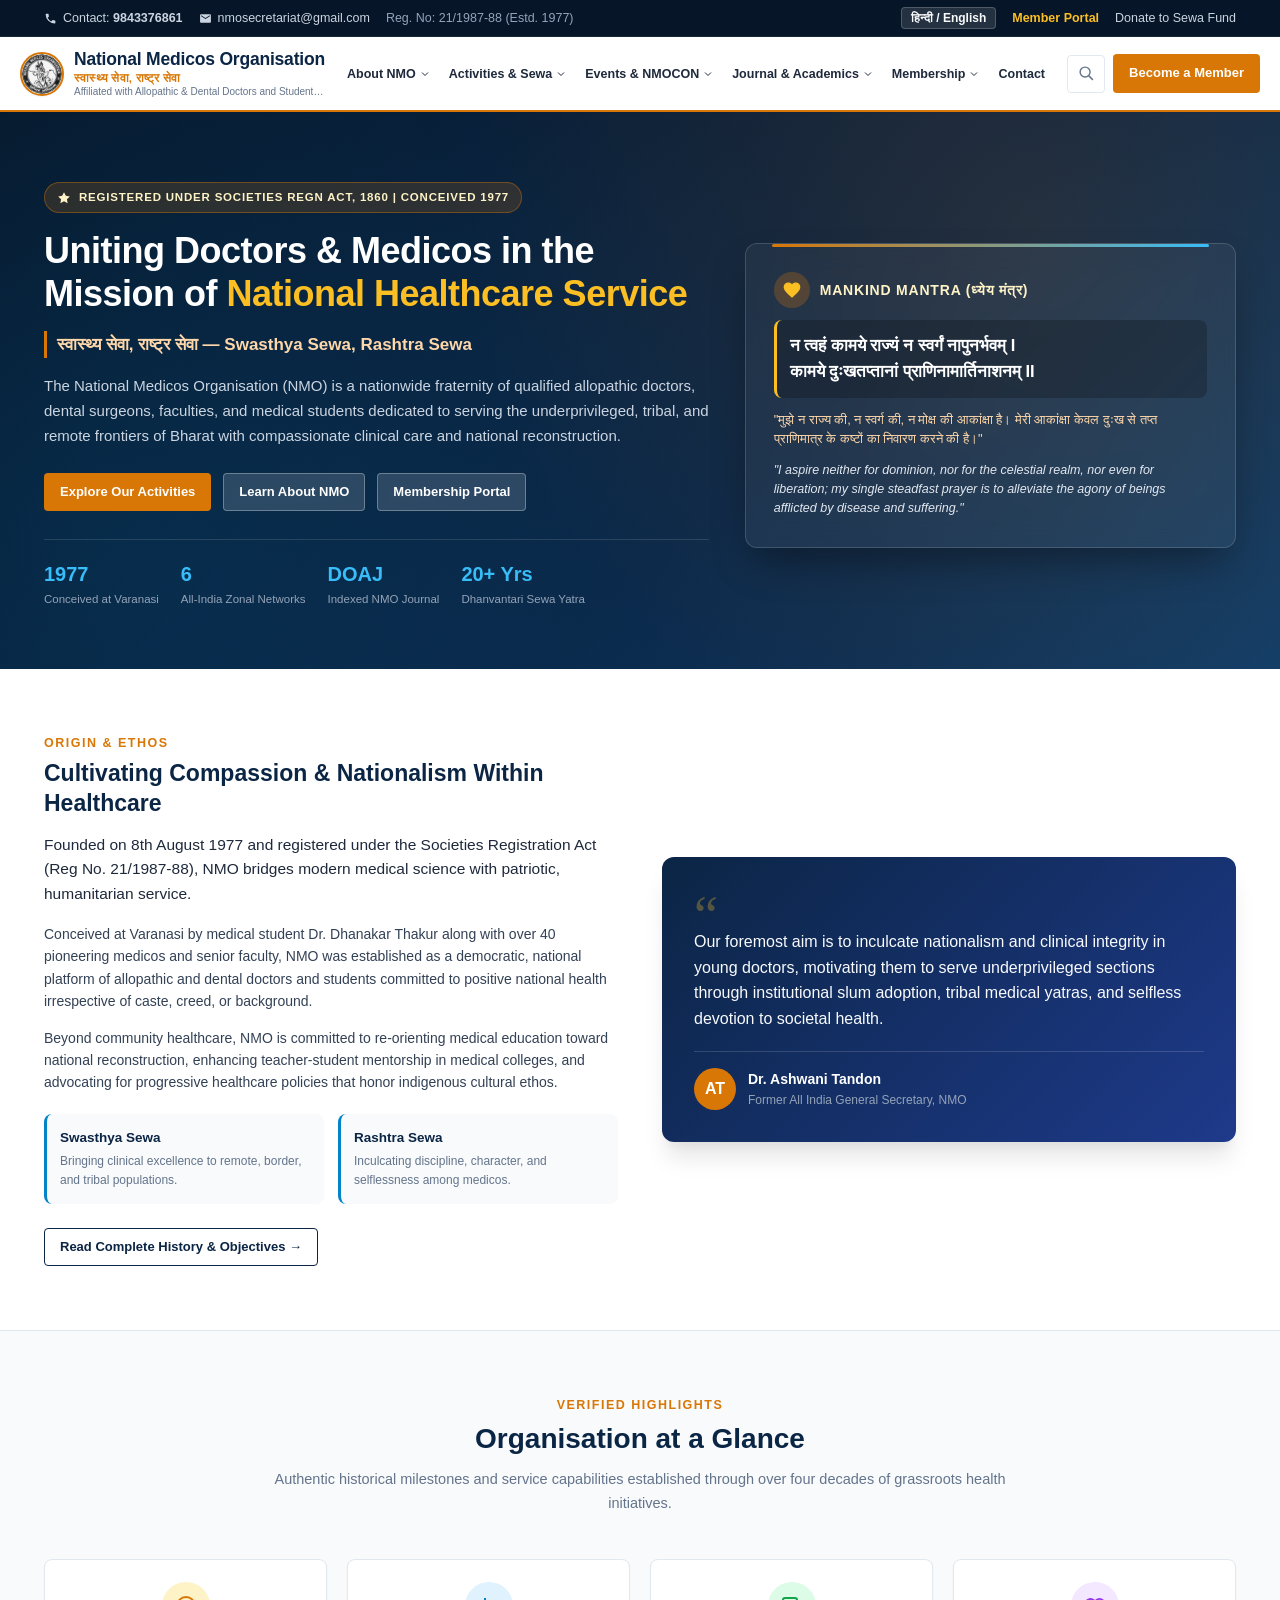
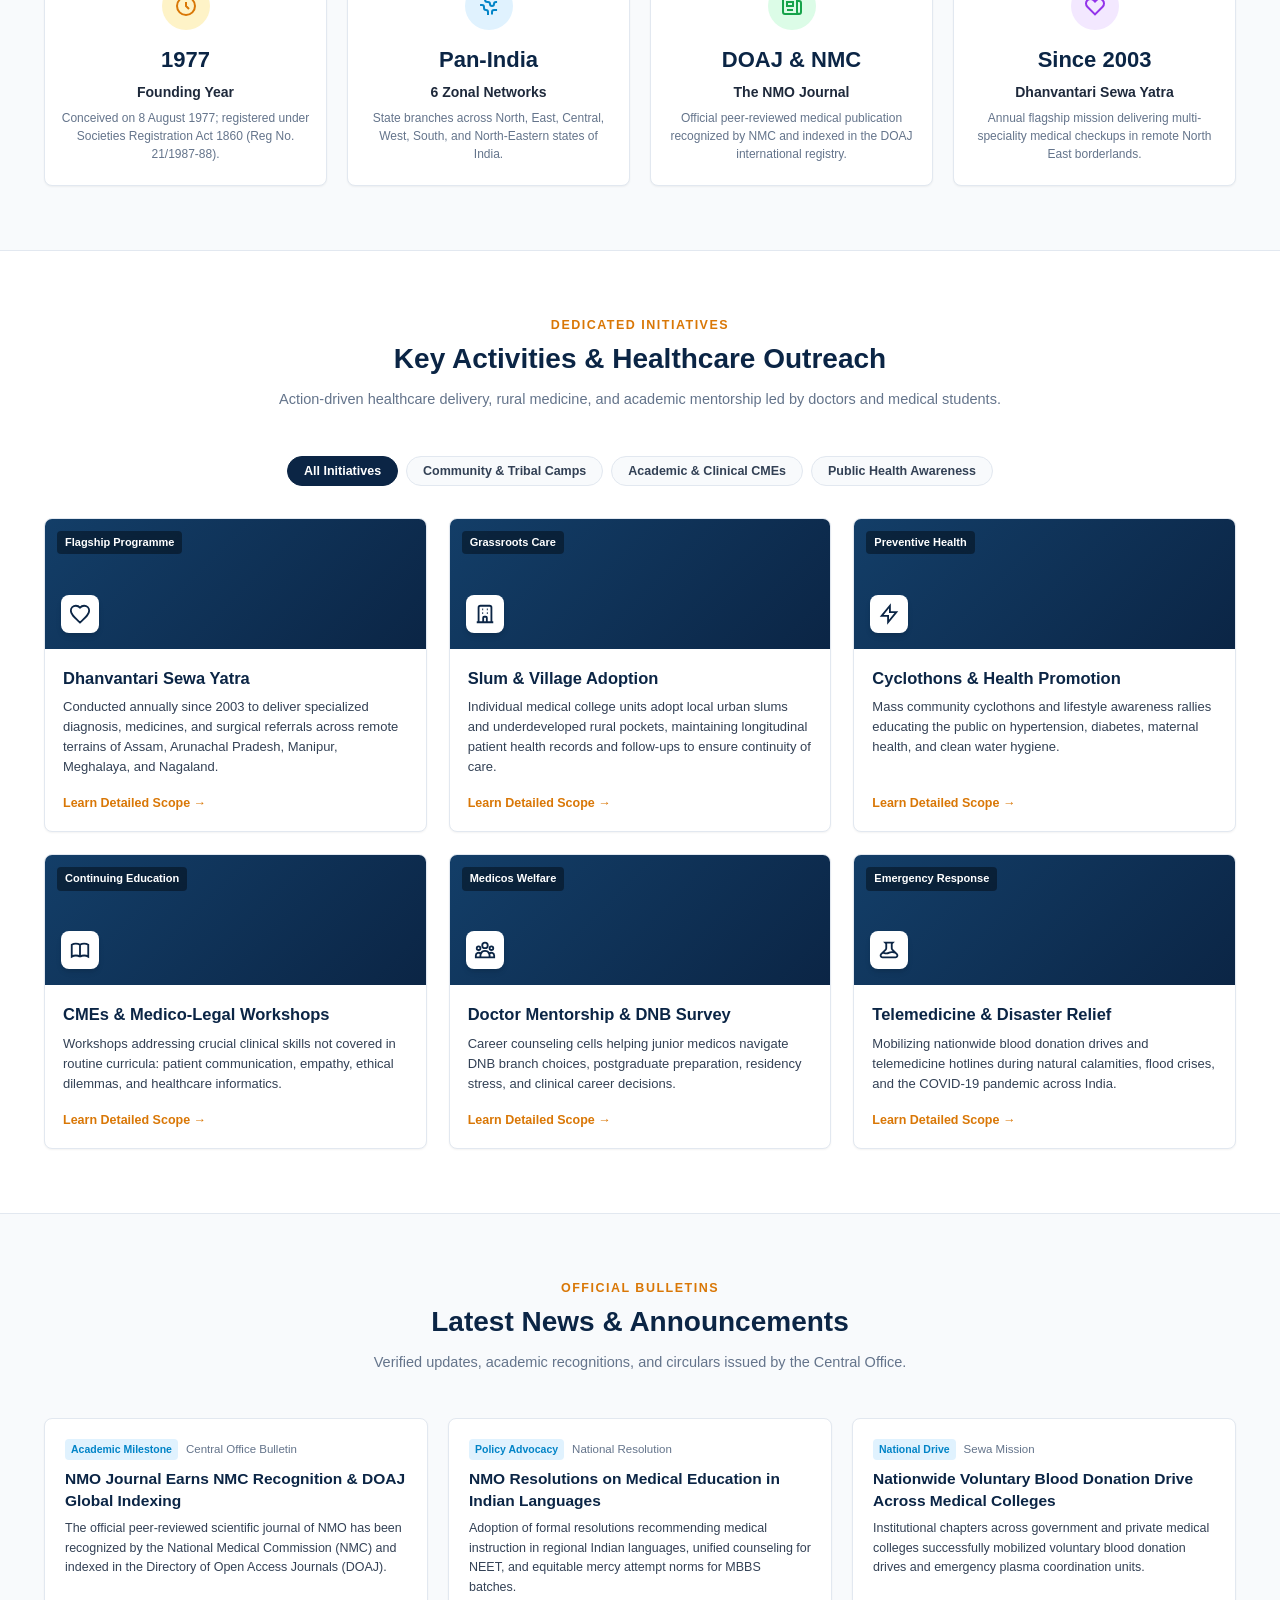
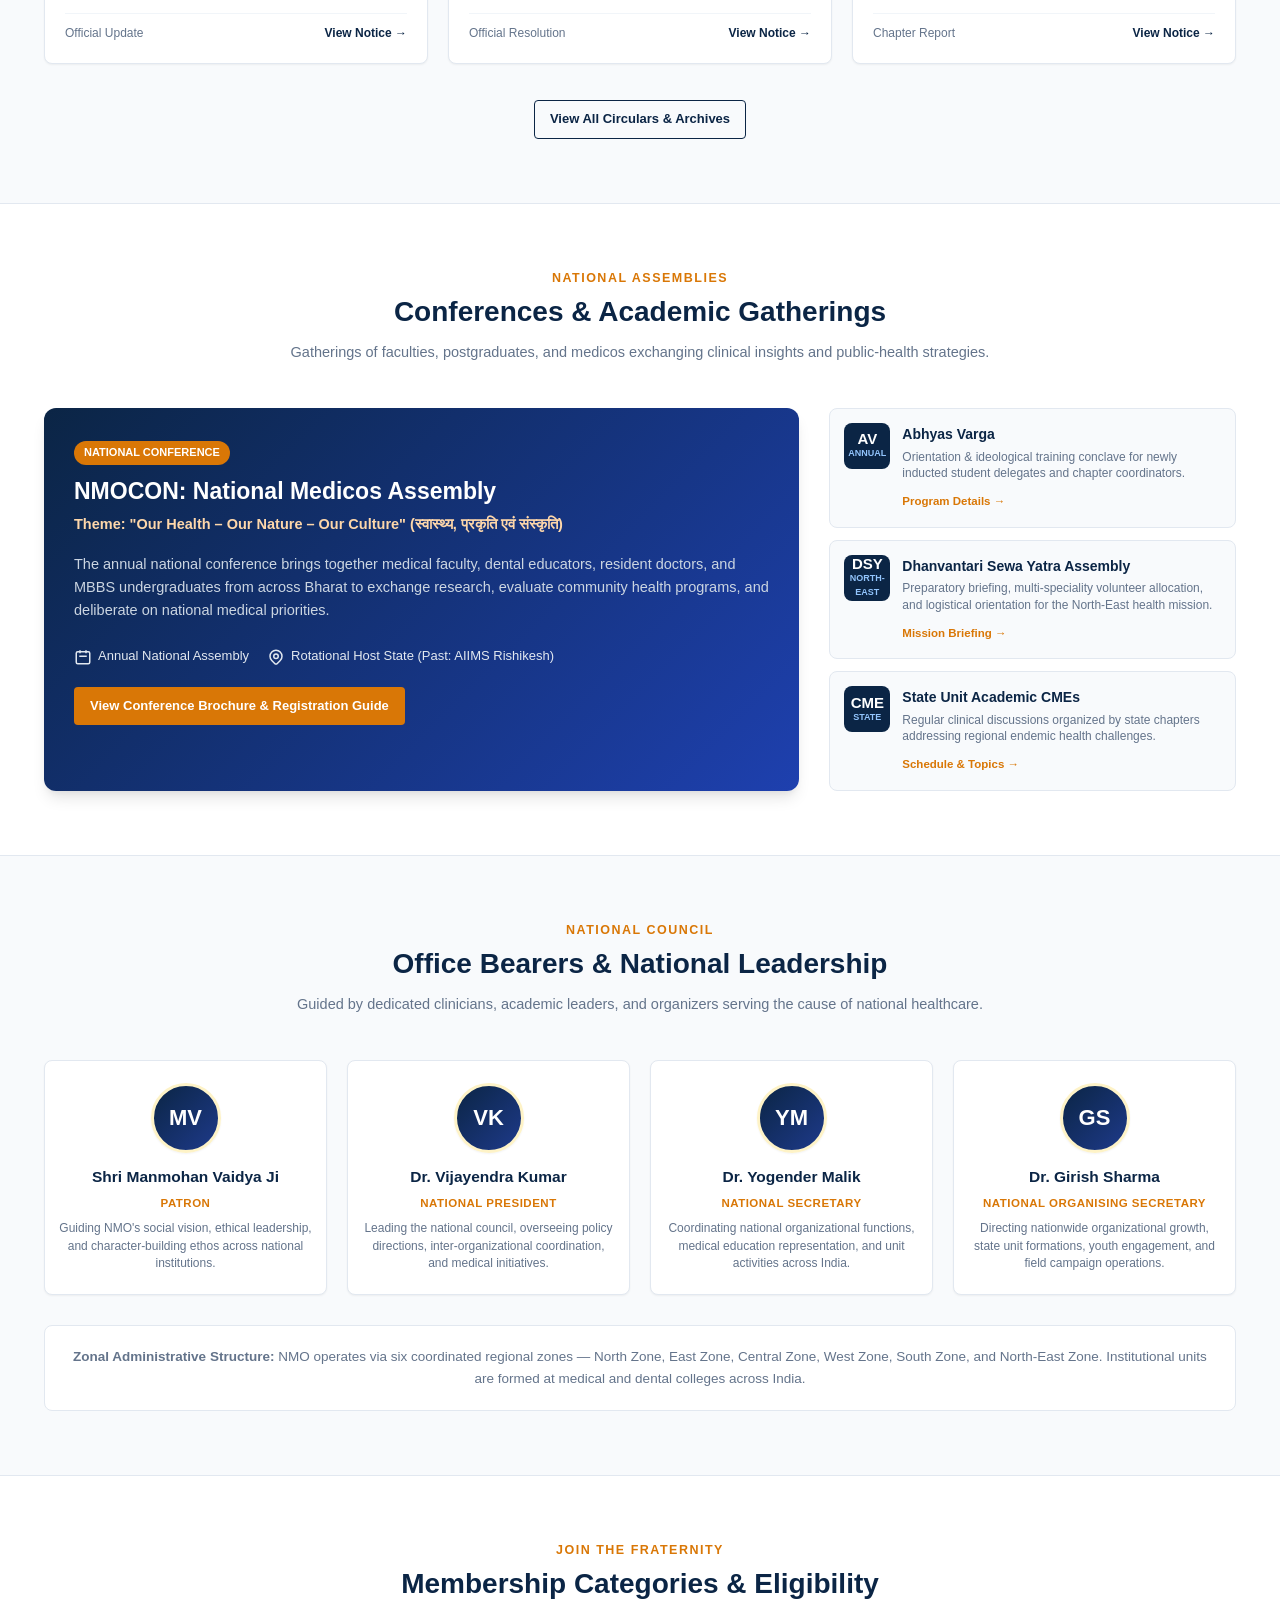
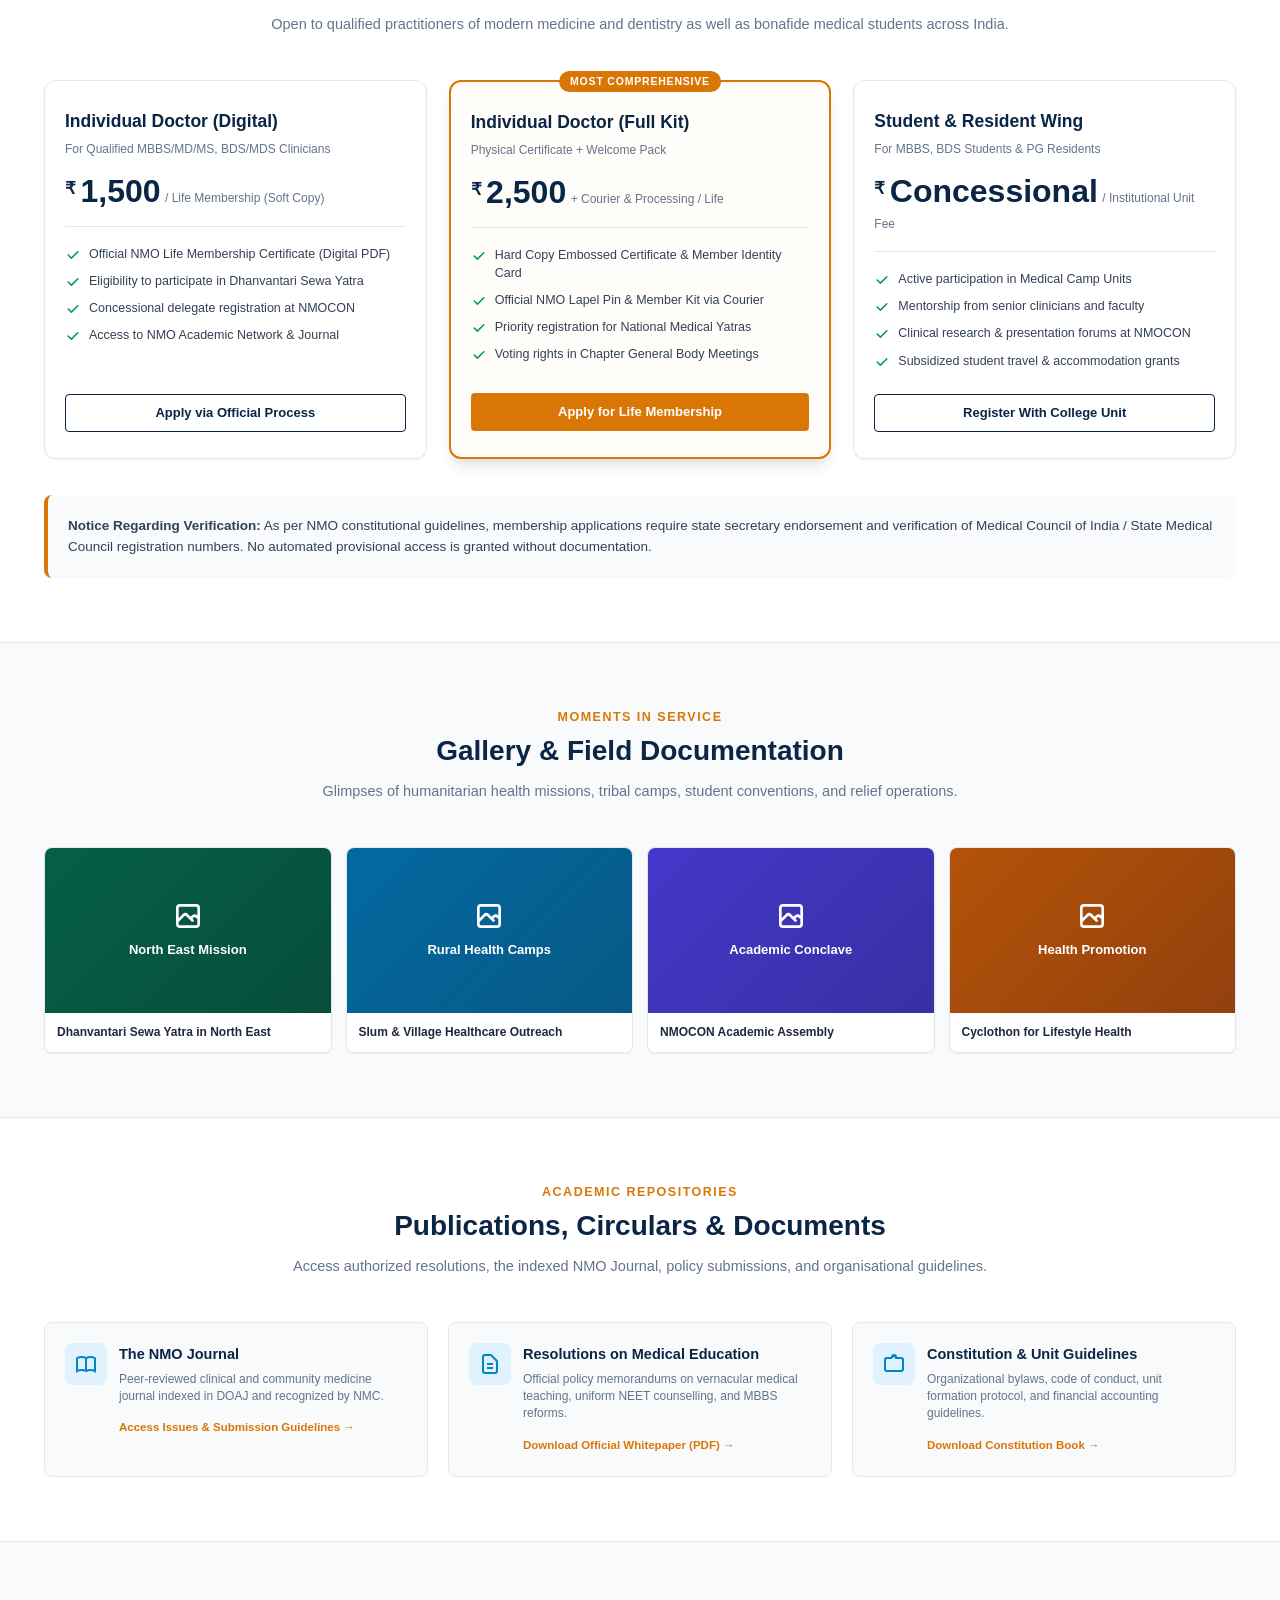
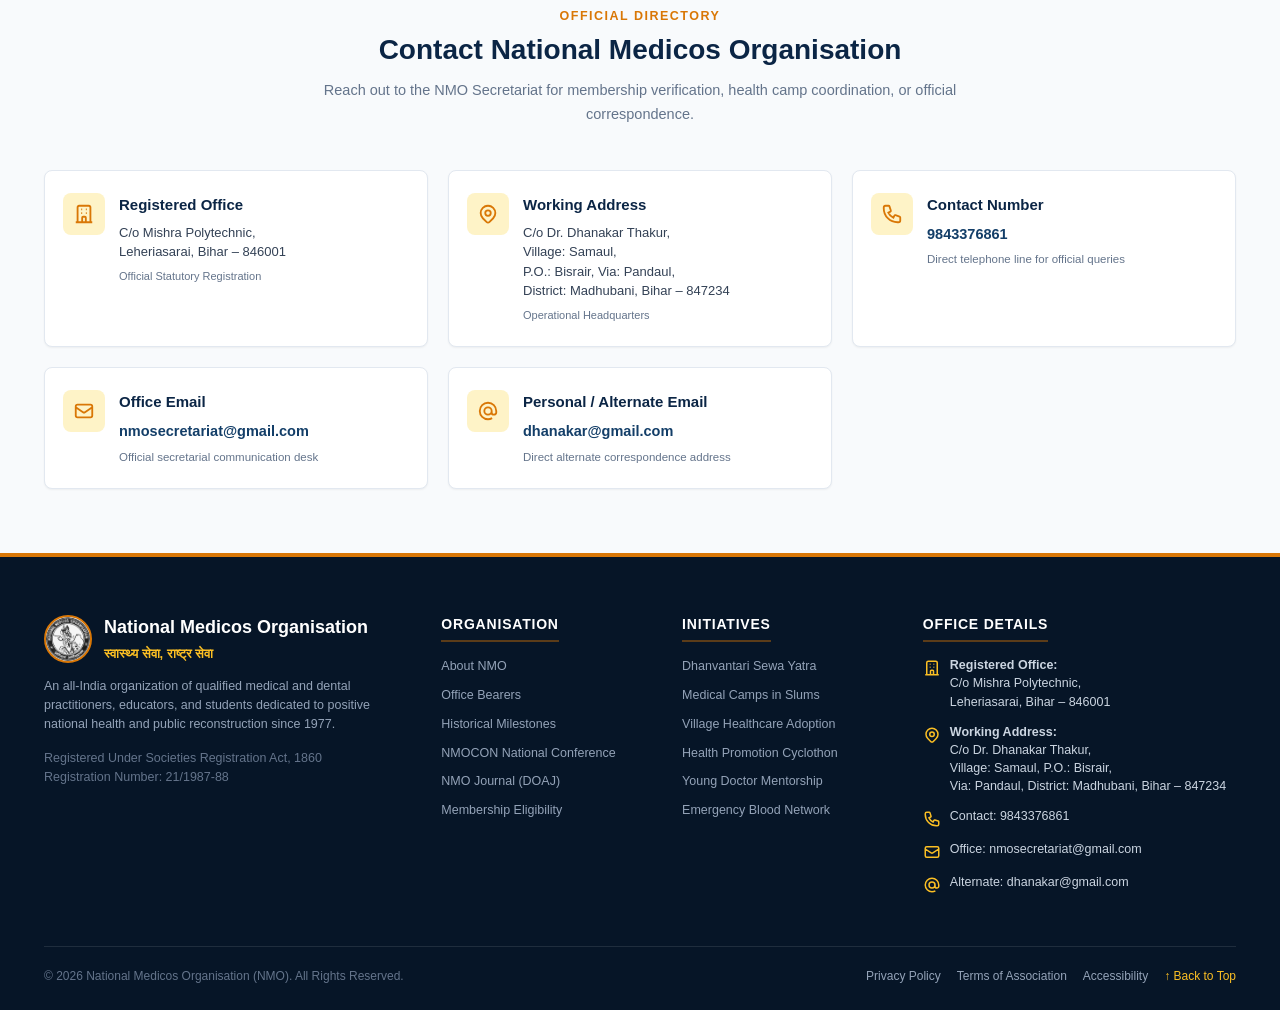
<file: index (3).html>
<!DOCTYPE html>
<html lang="en">
<head>
  <meta charset="UTF-8">
  <meta name="viewport" content="width=device-width, initial-scale=1.0">
  <title>National Medicos Organisation (NMO) | Swasthya Sewa, Rashtra Sewa</title>
  <meta name="description" content="National Medicos Organisation (NMO) - Serving the nation since 1977 through medical camps, healthcare advocacy, academic empowerment, and community service.">
  <link rel="icon" type="image/png" href="nmo_logo.png">
  <style>

    :root {
      --primary-navy: #0b2545;
      --primary-navy-dark: #061527;
      --primary-navy-light: #133e68;
      --saffron-accent: #d97706;
      --saffron-hover: #b45309;
      --saffron-subtle: #fef3c7;
      --teal-medical: #0284c7;
      --teal-medical-light: #e0f2fe;
      --emerald-health: #059669;
      --slate-dark: #1e293b;
      --slate-body: #334155;
      --slate-muted: #64748b;
      --slate-border: #e2e8f0;
      --bg-light: #f8fafc;
      --bg-white: #ffffff;
      --font-family: -apple-system, BlinkMacSystemFont, "Segoe UI", Roboto, "Helvetica Neue", Arial, sans-serif;
      --shadow-sm: 0 1px 2px 0 rgba(0, 0, 0, 0.05);
      --shadow-md: 0 4px 6px -1px rgba(0, 0, 0, 0.1), 0 2px 4px -1px rgba(0, 0, 0, 0.06);
      --shadow-lg: 0 10px 15px -3px rgba(0, 0, 0, 0.1), 0 4px 6px -2px rgba(0, 0, 0, 0.05);
      --shadow-xl: 0 20px 25px -5px rgba(0, 0, 0, 0.1), 0 10px 10px -5px rgba(0, 0, 0, 0.04);
      --radius-sm: 4px;
      --radius-md: 8px;
      --radius-lg: 12px;
      --radius-full: 9999px;
      --transition: all 0.2s ease-in-out;
    }

    *, *::before, *::after {
      box-sizing: border-box;
      margin: 0;
      padding: 0;
    }

    html, body {
      width: 100%;
      max-width: 100vw;
      overflow-x: hidden;
      margin: 0;
      padding: 0;
    }

    body {
      font-family: var(--font-family);
      color: var(--slate-body);
      background-color: var(--bg-light);
      line-height: 1.6;
      -webkit-font-smoothing: antialiased;
      -moz-osx-font-smoothing: grayscale;
    }

    a {
      color: var(--primary-navy-light);
      text-decoration: none;
      transition: var(--transition);
    }
    a:hover {
      color: var(--saffron-accent);
    }

    .container {
      width: 100%;
      max-width: 1240px;
      margin: 0 auto;
      padding: 0 24px;
      box-sizing: border-box;
    }

    /* ---------------------------------------------------- */
    /* UTILITY HEADER                                       */
    /* ---------------------------------------------------- */
    .utility-header {
      background-color: var(--primary-navy-dark);
      color: #cbd5e1;
      font-size: 12.5px;
      padding: 7px 0;
      border-bottom: 1px solid rgba(255, 255, 255, 0.08);
      width: 100%;
    }
    .utility-content {
      display: flex;
      justify-content: space-between;
      align-items: center;
      flex-wrap: wrap;
      gap: 10px;
      min-width: 0;
    }
    .utility-left, .utility-right {
      display: flex;
      align-items: center;
      gap: 16px;
      flex-wrap: nowrap;
      min-width: 0;
    }
    .utility-item {
      display: inline-flex;
      align-items: center;
      gap: 6px;
      color: #cbd5e1;
      white-space: nowrap;
    }
    .utility-item a {
      color: #cbd5e1;
    }
    .utility-item a:hover {
      color: var(--saffron-accent);
    }
    .lang-badge {
      background: rgba(255, 255, 255, 0.12);
      padding: 3px 9px;
      border-radius: var(--radius-sm);
      cursor: pointer;
      font-weight: 600;
      font-size: 12px;
      color: #f8fafc;
      border: 1px solid rgba(255, 255, 255, 0.2);
      font-family: inherit;
      transition: var(--transition);
    }
    .lang-badge:hover {
      background: var(--saffron-accent);
      border-color: var(--saffron-accent);
    }

    /* Compact Mobile Utility Strip (visible at <= 768px) */
    .mobile-utility-strip {
      display: none;
      background-color: var(--primary-navy-dark);
      color: #cbd5e1;
      padding: 5px 0;
      border-bottom: 1px solid rgba(255, 255, 255, 0.08);
      font-size: 12px;
      width: 100%;
    }
    .mobile-utility-content {
      display: flex;
      justify-content: space-between;
      align-items: center;
      gap: 8px;
    }

    /* ---------------------------------------------------- */
    /* MAIN NAVIGATION HEADER                               */
    /* ---------------------------------------------------- */
    .main-header {
      background: var(--bg-white);
      box-shadow: var(--shadow-sm);
      position: sticky;
      top: 0;
      z-index: 1000;
      border-bottom: 2px solid var(--saffron-accent);
      width: 100%;
    }
    .nav-container {
      display: flex;
      align-items: center;
      justify-content: space-between;
      padding: 12px 0;
      gap: 12px;
      min-width: 0;
      position: relative;
    }
    .brand-block {
      display: flex;
      align-items: center;
      gap: 10px;
      text-decoration: none;
      min-width: 0;
      flex-shrink: 0;
    }
    .brand-logo-emblem {
      width: 44px;
      height: 44px;
      border-radius: 50%;
      background: #ffffff;
      display: flex;
      align-items: center;
      justify-content: center;
      border: 2px solid var(--saffron-accent);
      box-shadow: var(--shadow-sm);
      position: relative;
      flex-shrink: 0;
      overflow: hidden;
      transition: var(--transition);
    }
    .brand-logo-img {
      width: 100%;
      height: 100%;
      object-fit: contain;
      border-radius: 50%;
      display: block;
    }
    .brand-text {
      min-width: 0;
      display: flex;
      flex-direction: column;
    }
    .brand-text h1 {
      font-size: 17.5px;
      font-weight: 800;
      color: var(--primary-navy);
      letter-spacing: -0.2px;
      line-height: 1.2;
      white-space: nowrap;
      transition: var(--transition);
    }
    .brand-text .hindi-sub {
      font-size: 11.5px;
      font-weight: 700;
      color: var(--saffron-accent);
      letter-spacing: 0.2px;
      line-height: 1.25;
      margin-top: 1px;
      white-space: nowrap;
    }
    .brand-text .tagline {
      font-size: 10px;
      color: var(--slate-muted);
      font-weight: 500;
      margin-top: 1px;
      line-height: 1.2;
      white-space: nowrap;
      max-width: 250px;
      overflow: hidden;
      text-overflow: ellipsis;
    }

    /* Desktop Navigation Menu */
    .desktop-nav {
      display: flex;
      align-items: center;
      min-width: 0;
      flex-shrink: 0;
    }
    .nav-menu {
      display: flex;
      align-items: center;
      list-style: none;
      gap: 2px;
      min-width: 0;
    }
    .nav-item {
      position: relative;
    }
    .nav-link {
      padding: 6px 8px;
      font-size: 12.5px;
      font-weight: 600;
      color: var(--slate-dark);
      border-radius: var(--radius-sm);
      display: flex;
      align-items: center;
      gap: 3px;
      transition: var(--transition);
      white-space: nowrap;
    }
    .nav-link:hover, .nav-item:hover > .nav-link, .nav-item:focus-within > .nav-link {
      color: var(--primary-navy);
      background-color: #f1f5f9;
    }
    .nav-link svg.arrow {
      width: 12px;
      height: 12px;
      transition: transform 0.2s;
    }
    .nav-item:hover .nav-link svg.arrow, .nav-item:focus-within .nav-link svg.arrow {
      transform: rotate(180deg);
    }

    /* Dropdown Menus */
    .dropdown-menu {
      position: absolute;
      top: 100%;
      left: 0;
      background: var(--bg-white);
      min-width: 250px;
      box-shadow: var(--shadow-xl);
      border-radius: var(--radius-md);
      border: 1px solid var(--slate-border);
      padding: 6px 0;
      list-style: none;
      opacity: 0;
      visibility: hidden;
      transform: translateY(8px);
      transition: all 0.2s ease-in-out;
      z-index: 100;
    }
    .nav-item:hover .dropdown-menu, .nav-item:focus-within .dropdown-menu {
      opacity: 1;
      visibility: visible;
      transform: translateY(0);
    }
    .dropdown-item a {
      display: block;
      padding: 8px 16px;
      font-size: 12.5px;
      font-weight: 500;
      color: var(--slate-body);
      transition: var(--transition);
    }
    .dropdown-item a:hover, .dropdown-item a:focus {
      background: #f8fafc;
      color: var(--saffron-accent);
      padding-left: 20px;
    }

    /* Nav Actions */
    .nav-actions {
      display: flex;
      align-items: center;
      gap: 8px;
      flex-shrink: 0;
    }
    .btn {
      display: inline-flex;
      align-items: center;
      justify-content: center;
      gap: 7px;
      padding: 8px 15px;
      font-size: 13px;
      font-weight: 600;
      border-radius: var(--radius-sm);
      cursor: pointer;
      border: 1px solid transparent;
      transition: var(--transition);
      text-decoration: none;
      font-family: inherit;
      white-space: nowrap;
      min-height: 38px;
    }
    .btn-primary {
      background: var(--saffron-accent);
      color: white;
    }
    .btn-primary:hover {
      background: var(--saffron-hover);
      color: white;
      transform: translateY(-1px);
      box-shadow: var(--shadow-md);
    }
    .btn-outline {
      border-color: var(--primary-navy);
      color: var(--primary-navy);
      background: transparent;
    }
    .btn-outline:hover {
      background: var(--primary-navy);
      color: white;
    }
    .btn-light {
      background: rgba(255,255,255,0.15);
      color: white;
      backdrop-filter: blur(4px);
      border: 1px solid rgba(255,255,255,0.3);
    }
    .btn-light:hover {
      background: white;
      color: var(--primary-navy);
    }
    .btn-search {
      background: transparent;
      border: 1px solid var(--slate-border);
      border-radius: var(--radius-sm);
      width: 38px;
      height: 38px;
      min-width: 38px;
      min-height: 38px;
      display: inline-flex;
      align-items: center;
      justify-content: center;
      cursor: pointer;
      color: var(--slate-muted);
      transition: var(--transition);
    }
    .btn-search:hover {
      background: #f1f5f9;
      color: var(--primary-navy);
      border-color: var(--primary-navy-light);
    }

    /* Accessible Hamburger Button */
    .hamburger-btn {
      display: none;
      background: transparent;
      border: 1px solid var(--slate-border);
      border-radius: var(--radius-sm);
      cursor: pointer;
      color: var(--primary-navy);
      width: 40px;
      height: 40px;
      min-width: 40px;
      min-height: 40px;
      padding: 8px;
      align-items: center;
      justify-content: center;
      flex-direction: column;
      gap: 4px;
      transition: var(--transition);
    }
    .hamburger-btn:hover {
      background: #f1f5f9;
      border-color: var(--primary-navy-light);
    }
    .hamburger-icon-bar {
      display: block;
      width: 20px;
      height: 2px;
      background-color: var(--primary-navy);
      border-radius: 1px;
      transition: var(--transition);
    }

    /* ---------------------------------------------------- */
    /* ENHANCED MOBILE DRAWER NAVIGATION                    */
    /* ---------------------------------------------------- */
    .mobile-drawer {
      display: none;
      position: fixed;
      top: 0;
      left: 0;
      width: 100%;
      height: 100%;
      background: rgba(15, 23, 42, 0.75);
      z-index: 100000;
      backdrop-filter: blur(3px);
      opacity: 0;
      transition: opacity 0.25s ease-in-out;
    }
    .mobile-drawer.open {
      display: block;
      opacity: 1;
    }
    .drawer-content {
      width: 86%;
      max-width: 360px;
      height: 100%;
      background: #ffffff;
      overflow-y: auto;
      padding: 20px;
      box-shadow: var(--shadow-xl);
      display: flex;
      flex-direction: column;
      transform: translateX(-100%);
      transition: transform 0.25s cubic-bezier(0.16, 1, 0.3, 1);
      box-sizing: border-box;
    }
    .mobile-drawer.open .drawer-content {
      transform: translateX(0);
    }
    .drawer-header {
      display: flex;
      justify-content: space-between;
      align-items: center;
      margin-bottom: 16px;
      padding-bottom: 14px;
      border-bottom: 1px solid var(--slate-border);
    }
    .drawer-brand {
      display: flex;
      align-items: center;
      gap: 10px;
    }
    .drawer-brand h3 {
      font-size: 15px;
      font-weight: 800;
      color: var(--primary-navy);
      line-height: 1.2;
    }
    .drawer-brand span {
      font-size: 11px;
      font-weight: 700;
      color: var(--saffron-accent);
      display: block;
    }
    .drawer-close-btn {
      background: #f1f5f9;
      border: 1px solid var(--slate-border);
      font-size: 22px;
      line-height: 1;
      width: 38px;
      height: 38px;
      min-width: 38px;
      min-height: 38px;
      border-radius: var(--radius-sm);
      cursor: pointer;
      color: var(--slate-dark);
      display: flex;
      align-items: center;
      justify-content: center;
      transition: var(--transition);
    }
    .drawer-close-btn:hover {
      background: var(--saffron-accent);
      color: white;
      border-color: var(--saffron-accent);
    }
    .drawer-search-bar {
      margin-bottom: 16px;
      display: flex;
      gap: 6px;
    }
    .drawer-search-input {
      flex: 1;
      padding: 9px 12px;
      border: 1px solid var(--slate-border);
      border-radius: var(--radius-sm);
      font-size: 13.5px;
      font-family: inherit;
    }
    .drawer-search-btn {
      background: var(--primary-navy);
      color: white;
      border: none;
      border-radius: var(--radius-sm);
      padding: 0 14px;
      cursor: pointer;
      display: flex;
      align-items: center;
      justify-content: center;
    }
    .drawer-cta-group {
      display: flex;
      flex-direction: column;
      gap: 8px;
      margin-bottom: 20px;
    }
    .drawer-cta-group .btn {
      width: 100%;
      text-align: center;
      padding: 10px 14px;
      font-size: 13.5px;
    }
    .drawer-nav-list {
      list-style: none;
      display: flex;
      flex-direction: column;
      gap: 4px;
      margin-bottom: 24px;
    }
    .drawer-nav-item {
      border-bottom: 1px solid #f1f5f9;
    }
    .drawer-nav-link {
      font-size: 14px;
      font-weight: 600;
      color: var(--slate-dark);
      display: flex;
      align-items: center;
      justify-content: space-between;
      padding: 11px 4px;
      width: 100%;
      background: none;
      border: none;
      text-align: left;
      cursor: pointer;
      font-family: inherit;
      transition: var(--transition);
    }
    .drawer-nav-link:hover {
      color: var(--saffron-accent);
    }
    .drawer-accordion-btn {
      width: 28px;
      height: 28px;
      display: inline-flex;
      align-items: center;
      justify-content: center;
      border-radius: 4px;
      background: #f1f5f9;
      color: var(--slate-muted);
      transition: transform 0.2s;
    }
    .drawer-accordion.active .drawer-accordion-btn {
      transform: rotate(180deg);
      background: var(--saffron-subtle);
      color: var(--saffron-accent);
    }
    .drawer-sub-menu {
      display: none;
      list-style: none;
      padding: 4px 0 10px 14px;
      border-left: 2px solid var(--saffron-subtle);
      margin-left: 6px;
      margin-bottom: 6px;
    }
    .drawer-accordion.active .drawer-sub-menu {
      display: block;
    }
    .drawer-sub-item a {
      display: block;
      padding: 7px 8px;
      font-size: 13px;
      color: var(--slate-body);
      font-weight: 500;
    }
    .drawer-sub-item a:hover {
      color: var(--saffron-accent);
      padding-left: 12px;
    }
    .drawer-utility-card {
      background: #f8fafc;
      border: 1px solid var(--slate-border);
      border-radius: var(--radius-md);
      padding: 14px;
      margin-top: auto;
      font-size: 12px;
    }
    .drawer-util-item {
      display: flex;
      align-items: center;
      gap: 8px;
      color: var(--slate-body);
      margin-bottom: 8px;
    }
    .drawer-util-item svg {
      color: var(--saffron-accent);
      flex-shrink: 0;
    }

    /* ---------------------------------------------------- */
    /* DEDICATED CONTACT SECTION                            */
    /* ---------------------------------------------------- */
    .contact-section {
      background: var(--bg-light);
      border-top: 1px solid var(--slate-border);
    }
    .contact-cards-grid {
      display: grid;
      grid-template-columns: repeat(3, 1fr);
      gap: 20px;
      width: 100%;
    }
    .contact-card {
      background: var(--bg-white);
      border: 1px solid var(--slate-border);
      border-radius: var(--radius-md);
      padding: 22px 18px;
      box-shadow: var(--shadow-sm);
      display: flex;
      gap: 14px;
      transition: var(--transition);
      min-width: 0;
    }
    .contact-card:hover {
      transform: translateY(-3px);
      box-shadow: var(--shadow-md);
      border-color: var(--saffron-accent);
    }
    .contact-card-icon {
      width: 42px;
      height: 42px;
      border-radius: var(--radius-md);
      background: var(--saffron-subtle);
      color: var(--saffron-accent);
      display: flex;
      align-items: center;
      justify-content: center;
      flex-shrink: 0;
    }
    .contact-card-content {
      min-width: 0;
      display: flex;
      flex-direction: column;
    }
    .contact-card-content h3 {
      font-size: 15px;
      font-weight: 700;
      color: var(--primary-navy);
      margin-bottom: 6px;
    }
    .contact-address {
      font-size: 13px;
      color: var(--slate-body);
      line-height: 1.5;
      margin-bottom: 6px;
      word-break: break-word;
    }
    .contact-subtag {
      font-size: 11px;
      color: var(--slate-muted);
    }
    .contact-val {
      font-size: 14.5px;
      font-weight: 700;
      margin-bottom: 4px;
    }
    .contact-link-highlight {
      color: var(--primary-navy-light);
      word-break: break-all;
    }
    .contact-link-highlight:hover {
      color: var(--saffron-accent);
      text-decoration: underline;
    }
    .contact-hint {
      font-size: 11.5px;
      color: var(--slate-muted);
    }

    /* Base section styles */
    .hero-section {
      background: linear-gradient(135deg, #061527 0%, #0b2545 60%, #133e68 100%);
      color: white;
      padding: 70px 0 60px;
      position: relative;
      overflow: hidden;
      width: 100%;
    }
    .hero-section::before {
      content: "";
      position: absolute;
      top: 0; right: 0; bottom: 0; left: 0;
      background: radial-gradient(circle at 80% 20%, rgba(217, 119, 6, 0.12) 0%, transparent 50%),
                  radial-gradient(circle at 10% 80%, rgba(2, 132, 199, 0.15) 0%, transparent 60%);
      pointer-events: none;
    }
    .hero-grid {
      display: grid;
      grid-template-columns: 1.15fr 0.85fr;
      gap: 36px;
      align-items: center;
      position: relative;
      z-index: 1;
      width: 100%;
    }
    .hero-left, .hero-right { min-width: 0; }
    .hero-badge {
      display: inline-flex;
      align-items: center;
      gap: 8px;
      background: rgba(217, 119, 6, 0.18);
      color: #fef3c7;
      border: 1px solid rgba(217, 119, 6, 0.4);
      padding: 5px 12px;
      border-radius: var(--radius-full);
      font-size: 11.5px;
      font-weight: 700;
      text-transform: uppercase;
      letter-spacing: 0.8px;
      margin-bottom: 16px;
      max-width: 100%;
      word-break: break-word;
    }
    .hero-title {
      font-size: 36px;
      font-weight: 800;
      line-height: 1.2;
      margin-bottom: 16px;
      color: #ffffff;
      letter-spacing: -0.5px;
      word-break: break-word;
    }
    .hero-title .highlight { color: #fbbf24; }
    .hero-sanskrit-tag {
      font-size: 17px;
      color: #fed7aa;
      font-weight: 700;
      margin-bottom: 16px;
      display: block;
      border-left: 3px solid var(--saffron-accent);
      padding-left: 10px;
      word-break: break-word;
    }
    .hero-desc {
      font-size: 15px;
      line-height: 1.65;
      color: #cbd5e1;
      margin-bottom: 24px;
    }
    .hero-cta-group {
      display: flex;
      flex-wrap: wrap;
      gap: 12px;
      margin-bottom: 28px;
    }
    .hero-metrics-strip {
      display: flex;
      gap: 22px;
      padding-top: 18px;
      border-top: 1px solid rgba(255, 255, 255, 0.12);
      flex-wrap: wrap;
    }
    .metric-pill {
      display: flex;
      flex-direction: column;
      min-width: 0;
    }
    .metric-pill .num {
      font-size: 20px;
      font-weight: 800;
      color: #38bdf8;
    }
    .metric-pill .label {
      font-size: 11.5px;
      color: #94a3b8;
      font-weight: 500;
    }

    .mantra-card {
      background: rgba(255, 255, 255, 0.05);
      border: 1px solid rgba(255, 255, 255, 0.15);
      backdrop-filter: blur(12px);
      border-radius: var(--radius-lg);
      padding: 28px;
      box-shadow: 0 20px 40px -10px rgba(0, 0, 0, 0.4);
      position: relative;
      width: 100%;
      box-sizing: border-box;
    }
    .mantra-card::before {
      content: "";
      position: absolute;
      top: 0;
      left: 26px;
      right: 26px;
      height: 3px;
      background: linear-gradient(90deg, #d97706, #38bdf8);
      border-radius: 2px;
    }
    .mantra-header {
      display: flex;
      align-items: center;
      gap: 10px;
      margin-bottom: 12px;
    }
    .mantra-icon {
      width: 36px;
      height: 36px;
      border-radius: 50%;
      background: rgba(217, 119, 6, 0.25);
      display: flex;
      align-items: center;
      justify-content: center;
      color: #fbbf24;
      flex-shrink: 0;
    }
    .mantra-header h3 {
      font-size: 14px;
      text-transform: uppercase;
      letter-spacing: 0.8px;
      color: #fef3c7;
      font-weight: 700;
    }
    .mantra-sanskrit {
      font-size: 16.5px;
      font-weight: 700;
      color: #ffffff;
      line-height: 1.55;
      margin-bottom: 12px;
      background: rgba(0,0,0,0.22);
      padding: 13px;
      border-radius: var(--radius-md);
      border-left: 3px solid #fbbf24;
      word-break: break-word;
    }
    .mantra-hindi {
      font-size: 13px;
      color: #fed7aa;
      margin-bottom: 12px;
      line-height: 1.5;
    }
    .mantra-translation {
      font-size: 12.5px;
      color: #e2e8f0;
      font-style: italic;
      line-height: 1.55;
    }

    .section {
      padding: 64px 0;
      width: 100%;
    }
    .section-header {
      text-align: center;
      max-width: 760px;
      margin: 0 auto 44px;
      padding: 0 10px;
    }
    .section-subtitle {
      color: var(--saffron-accent);
      font-size: 12.5px;
      font-weight: 700;
      text-transform: uppercase;
      letter-spacing: 1.5px;
      margin-bottom: 6px;
      display: block;
    }
    .section-title {
      font-size: 28px;
      font-weight: 800;
      color: var(--primary-navy);
      line-height: 1.25;
      margin-bottom: 12px;
      word-break: break-word;
    }
    .section-desc {
      font-size: 14.5px;
      color: var(--slate-muted);
      line-height: 1.6;
    }

    .about-section {
      background: var(--bg-white);
      border-bottom: 1px solid var(--slate-border);
    }
    .about-grid {
      display: grid;
      grid-template-columns: 1fr 1fr;
      gap: 44px;
      align-items: center;
      width: 100%;
    }
    .about-content, .about-visual-card { min-width: 0; }
    .about-content h3 {
      font-size: 23px;
      color: var(--primary-navy);
      font-weight: 800;
      margin-bottom: 14px;
      line-height: 1.3;
    }
    .about-lead {
      font-size: 15.5px;
      font-weight: 500;
      color: var(--slate-dark);
      margin-bottom: 16px;
    }
    .about-text p {
      margin-bottom: 14px;
      color: var(--slate-body);
      font-size: 14px;
    }
    .about-features {
      display: grid;
      grid-template-columns: 1fr 1fr;
      gap: 14px;
      margin: 20px 0 24px;
    }
    .about-feature-box {
      background: var(--bg-light);
      padding: 13px;
      border-radius: var(--radius-md);
      border-left: 3px solid var(--teal-medical);
      min-width: 0;
    }
    .about-feature-box h4 {
      font-size: 13.5px;
      font-weight: 700;
      color: var(--primary-navy);
      margin-bottom: 4px;
    }
    .about-feature-box p {
      font-size: 12px;
      color: var(--slate-muted);
      margin: 0;
    }
    .about-visual-card {
      background: linear-gradient(135deg, #0b2545 0%, #1e3a8a 100%);
      color: white;
      border-radius: var(--radius-lg);
      padding: 32px;
      box-shadow: var(--shadow-xl);
      position: relative;
    }
    .quote-mark {
      font-size: 54px;
      color: rgba(251, 191, 36, 0.3);
      line-height: 1;
      font-family: Georgia, serif;
      margin-bottom: -14px;
    }
    .leadership-quote {
      font-size: 16px;
      font-weight: 500;
      line-height: 1.6;
      color: #f8fafc;
      margin-bottom: 20px;
      position: relative;
      z-index: 1;
    }
    .quote-author {
      display: flex;
      align-items: center;
      gap: 12px;
      border-top: 1px solid rgba(255, 255, 255, 0.15);
      padding-top: 16px;
    }
    .author-avatar {
      width: 42px;
      height: 42px;
      border-radius: 50%;
      background: var(--saffron-accent);
      color: white;
      display: flex;
      align-items: center;
      justify-content: center;
      font-weight: 700;
      font-size: 16px;
      flex-shrink: 0;
    }
    .author-details h4 {
      font-size: 14px;
      font-weight: 700;
      color: #ffffff;
    }
    .author-details p {
      font-size: 12px;
      color: #94a3b8;
    }

    .glance-section { background: var(--bg-light); }
    .glance-grid {
      display: grid;
      grid-template-columns: repeat(4, 1fr);
      gap: 20px;
      width: 100%;
    }
    .glance-card {
      background: var(--bg-white);
      border-radius: var(--radius-md);
      padding: 22px 16px;
      box-shadow: var(--shadow-sm);
      border: 1px solid var(--slate-border);
      text-align: center;
      transition: var(--transition);
      position: relative;
      min-width: 0;
    }
    .glance-card:hover {
      transform: translateY(-3px);
      box-shadow: var(--shadow-lg);
      border-color: var(--saffron-accent);
    }
    .glance-icon-wrap {
      width: 48px;
      height: 48px;
      border-radius: 50%;
      margin: 0 auto 12px;
      display: flex;
      align-items: center;
      justify-content: center;
    }
    .glance-card:nth-child(1) .glance-icon-wrap { background: #fef3c7; color: #d97706; }
    .glance-card:nth-child(2) .glance-icon-wrap { background: #e0f2fe; color: #0284c7; }
    .glance-card:nth-child(3) .glance-icon-wrap { background: #dcfce7; color: #16a34a; }
    .glance-card:nth-child(4) .glance-icon-wrap { background: #f3e8ff; color: #9333ea; }
    .glance-highlight {
      font-size: 22px;
      font-weight: 800;
      color: var(--primary-navy);
      margin-bottom: 4px;
    }
    .glance-title {
      font-size: 14px;
      font-weight: 700;
      color: var(--slate-dark);
      margin-bottom: 6px;
    }
    .glance-card p {
      font-size: 12px;
      color: var(--slate-muted);
      line-height: 1.5;
    }

    .activities-section {
      background: var(--bg-white);
      border-top: 1px solid var(--slate-border);
      border-bottom: 1px solid var(--slate-border);
    }
    .activity-filter-tabs {
      display: flex;
      justify-content: center;
      gap: 8px;
      margin-bottom: 32px;
      flex-wrap: wrap;
    }
    .tab-btn {
      padding: 7px 16px;
      border-radius: var(--radius-full);
      font-size: 12.5px;
      font-weight: 600;
      background: var(--bg-light);
      border: 1px solid var(--slate-border);
      color: var(--slate-body);
      cursor: pointer;
      transition: var(--transition);
      font-family: inherit;
    }
    .tab-btn.active, .tab-btn:hover {
      background: var(--primary-navy);
      color: white;
      border-color: var(--primary-navy);
    }
    .activities-grid {
      display: grid;
      grid-template-columns: repeat(3, 1fr);
      gap: 22px;
      width: 100%;
    }
    .activity-card {
      background: var(--bg-white);
      border-radius: var(--radius-md);
      border: 1px solid var(--slate-border);
      overflow: hidden;
      box-shadow: var(--shadow-sm);
      display: flex;
      flex-direction: column;
      transition: var(--transition);
      min-width: 0;
    }
    .activity-card:hover {
      transform: translateY(-4px);
      box-shadow: var(--shadow-lg);
      border-color: #cbd5e1;
    }
    .activity-banner {
      height: 130px;
      background: linear-gradient(135deg, #133e68, #0b2545);
      position: relative;
      padding: 16px;
      display: flex;
      align-items: flex-end;
    }
    .activity-badge {
      position: absolute;
      top: 12px;
      left: 12px;
      background: rgba(0, 0, 0, 0.4);
      color: white;
      font-size: 11px;
      font-weight: 600;
      padding: 3px 8px;
      border-radius: var(--radius-sm);
      backdrop-filter: blur(4px);
    }
    .activity-banner-icon {
      width: 38px;
      height: 38px;
      border-radius: var(--radius-md);
      background: white;
      color: var(--primary-navy);
      display: flex;
      align-items: center;
      justify-content: center;
      box-shadow: var(--shadow-md);
    }
    .activity-body {
      padding: 18px;
      flex-grow: 1;
      display: flex;
      flex-direction: column;
    }
    .activity-body h3 {
      font-size: 16.5px;
      font-weight: 700;
      color: var(--primary-navy);
      margin-bottom: 8px;
      line-height: 1.35;
    }
    .activity-body p {
      font-size: 13px;
      color: var(--slate-body);
      line-height: 1.55;
      margin-bottom: 16px;
      flex-grow: 1;
    }
    .activity-link {
      font-size: 12.5px;
      font-weight: 700;
      color: var(--saffron-accent);
      display: inline-flex;
      align-items: center;
      gap: 5px;
      cursor: pointer;
    }
    .activity-link:hover {
      color: var(--saffron-hover);
      gap: 7px;
    }

    .news-section { background: var(--bg-light); }
    .news-grid {
      display: grid;
      grid-template-columns: repeat(3, 1fr);
      gap: 20px;
      width: 100%;
    }
    .news-card {
      background: var(--bg-white);
      border-radius: var(--radius-md);
      padding: 20px;
      border: 1px solid var(--slate-border);
      box-shadow: var(--shadow-sm);
      display: flex;
      flex-direction: column;
      transition: var(--transition);
      min-width: 0;
    }
    .news-card:hover {
      box-shadow: var(--shadow-md);
      border-color: var(--teal-medical);
    }
    .news-meta {
      display: flex;
      align-items: center;
      gap: 8px;
      font-size: 11.5px;
      color: var(--slate-muted);
      margin-bottom: 8px;
      flex-wrap: wrap;
    }
    .news-tag {
      background: var(--teal-medical-light);
      color: var(--teal-medical);
      font-weight: 700;
      padding: 2px 6px;
      border-radius: var(--radius-sm);
      font-size: 10.5px;
    }
    .news-card h3 {
      font-size: 15.5px;
      font-weight: 700;
      color: var(--primary-navy);
      line-height: 1.4;
      margin-bottom: 8px;
    }
    .news-card p {
      font-size: 12.5px;
      color: var(--slate-body);
      line-height: 1.55;
      margin-bottom: 16px;
      flex-grow: 1;
    }
    .news-footer {
      border-top: 1px solid #f1f5f9;
      padding-top: 10px;
      display: flex;
      justify-content: space-between;
      align-items: center;
    }
    .news-read-more {
      font-size: 12px;
      font-weight: 600;
      color: var(--primary-navy);
      cursor: pointer;
    }
    .news-read-more:hover { color: var(--saffron-accent); }

    .events-section {
      background: var(--bg-white);
      border-top: 1px solid var(--slate-border);
    }
    .events-layout {
      display: grid;
      grid-template-columns: 1.3fr 0.7fr;
      gap: 30px;
      width: 100%;
    }
    .featured-event-box {
      background: linear-gradient(135deg, #0b2545 0%, #1e40af 100%);
      color: white;
      border-radius: var(--radius-lg);
      padding: 30px;
      position: relative;
      overflow: hidden;
      box-shadow: var(--shadow-lg);
      min-width: 0;
      box-sizing: border-box;
      max-width: 100%;
    }
    .featured-event-box .badge {
      background: var(--saffron-accent);
      color: white;
      padding: 3px 10px;
      border-radius: var(--radius-full);
      font-size: 11px;
      font-weight: 700;
      text-transform: uppercase;
      display: inline-block;
      margin-bottom: 12px;
    }
    .featured-event-box h3 {
      font-size: 23px;
      font-weight: 800;
      margin-bottom: 8px;
      line-height: 1.25;
      word-break: break-word;
    }
    .featured-event-box .theme {
      font-size: 14.5px;
      color: #fed7aa;
      font-weight: 600;
      margin-bottom: 16px;
    }
    .featured-event-box .btn {
      white-space: normal;
      text-align: center;
      max-width: 100%;
      line-height: 1.35;
    }
    .event-info-strip {
      display: flex;
      gap: 18px;
      margin-bottom: 20px;
      flex-wrap: wrap;
    }
    .event-info-item {
      display: flex;
      align-items: center;
      gap: 6px;
      font-size: 13px;
      color: #e2e8f0;
    }
    .events-side-list {
      display: flex;
      flex-direction: column;
      gap: 12px;
      min-width: 0;
    }
    .side-event-item {
      background: var(--bg-light);
      border: 1px solid var(--slate-border);
      border-radius: var(--radius-md);
      padding: 14px;
      display: flex;
      gap: 12px;
      transition: var(--transition);
      min-width: 0;
    }
    .side-event-item:hover {
      border-color: var(--saffron-accent);
      background: white;
      box-shadow: var(--shadow-md);
    }
    .event-date-badge {
      background: var(--primary-navy);
      color: white;
      border-radius: var(--radius-md);
      width: 46px;
      height: 46px;
      display: flex;
      flex-direction: column;
      align-items: center;
      justify-content: center;
      flex-shrink: 0;
      text-align: center;
    }
    .event-date-badge .day {
      font-size: 15px;
      font-weight: 800;
      line-height: 1;
    }
    .event-date-badge .month {
      font-size: 9px;
      text-transform: uppercase;
      font-weight: 700;
      color: #93c5fd;
    }
    .side-event-info { min-width: 0; }
    .side-event-info h4 {
      font-size: 14px;
      font-weight: 700;
      color: var(--primary-navy);
      margin-bottom: 3px;
    }
    .side-event-info p {
      font-size: 12px;
      color: var(--slate-muted);
      margin-bottom: 5px;
      line-height: 1.4;
    }
    .side-event-info a {
      font-size: 11.5px;
      font-weight: 700;
      color: var(--saffron-accent);
    }

    .leadership-section {
      background: var(--bg-light);
      border-top: 1px solid var(--slate-border);
    }
    .leadership-grid {
      display: grid;
      grid-template-columns: repeat(4, 1fr);
      gap: 20px;
      width: 100%;
    }
    .leader-card {
      background: var(--bg-white);
      border: 1px solid var(--slate-border);
      border-radius: var(--radius-md);
      padding: 22px 14px;
      text-align: center;
      box-shadow: var(--shadow-sm);
      transition: var(--transition);
      min-width: 0;
    }
    .leader-card:hover {
      transform: translateY(-3px);
      box-shadow: var(--shadow-md);
      border-color: var(--primary-navy-light);
    }
    .leader-avatar-placeholder {
      width: 70px;
      height: 70px;
      border-radius: 50%;
      background: linear-gradient(135deg, #0b2545, #1e3a8a);
      color: white;
      margin: 0 auto 12px;
      display: flex;
      align-items: center;
      justify-content: center;
      font-size: 22px;
      font-weight: 700;
      border: 3px solid #fef3c7;
      box-shadow: var(--shadow-sm);
    }
    .leader-card h3 {
      font-size: 15.5px;
      font-weight: 800;
      color: var(--primary-navy);
      margin-bottom: 4px;
    }
    .leader-card .designation {
      font-size: 11.5px;
      font-weight: 700;
      color: var(--saffron-accent);
      margin-bottom: 8px;
      text-transform: uppercase;
      letter-spacing: 0.5px;
    }
    .leader-card p {
      font-size: 12px;
      color: var(--slate-muted);
      line-height: 1.45;
    }

    .membership-section {
      background: var(--bg-white);
      border-top: 1px solid var(--slate-border);
    }
    .membership-grid {
      display: grid;
      grid-template-columns: repeat(3, 1fr);
      gap: 22px;
      align-items: stretch;
      width: 100%;
    }
    .membership-card {
      background: var(--bg-white);
      border: 1px solid var(--slate-border);
      border-radius: var(--radius-lg);
      padding: 26px 20px;
      box-shadow: var(--shadow-sm);
      display: flex;
      flex-direction: column;
      position: relative;
      transition: var(--transition);
      min-width: 0;
    }
    .membership-card.featured {
      border: 2px solid var(--saffron-accent);
      box-shadow: var(--shadow-lg);
      background: #fffdfa;
    }
    .featured-ribbon {
      position: absolute;
      top: -11px;
      left: 50%;
      transform: translateX(-50%);
      background: var(--saffron-accent);
      color: white;
      font-size: 10.5px;
      font-weight: 700;
      padding: 2px 11px;
      border-radius: var(--radius-full);
      text-transform: uppercase;
      letter-spacing: 0.8px;
      white-space: nowrap;
    }
    .membership-card h3 {
      font-size: 17.5px;
      font-weight: 800;
      color: var(--primary-navy);
      margin-bottom: 5px;
    }
    .membership-card .eligibility {
      font-size: 12px;
      color: var(--slate-muted);
      margin-bottom: 16px;
    }
    .membership-price {
      margin-bottom: 18px;
      padding-bottom: 16px;
      border-bottom: 1px solid var(--slate-border);
    }
    .membership-price .currency {
      font-size: 17px;
      font-weight: 700;
      color: var(--primary-navy);
      vertical-align: top;
    }
    .membership-price .amount {
      font-size: 32px;
      font-weight: 800;
      color: var(--primary-navy);
      line-height: 1;
    }
    .membership-price .period {
      font-size: 12px;
      color: var(--slate-muted);
    }
    .membership-benefits {
      list-style: none;
      display: flex;
      flex-direction: column;
      gap: 9px;
      margin-bottom: 24px;
      flex-grow: 1;
    }
    .membership-benefits li {
      display: flex;
      align-items: flex-start;
      gap: 8px;
      font-size: 12.5px;
      color: var(--slate-body);
      line-height: 1.45;
    }
    .benefit-icon {
      color: var(--emerald-health);
      flex-shrink: 0;
      margin-top: 2px;
    }

    .gallery-section {
      background: var(--bg-light);
      border-top: 1px solid var(--slate-border);
    }
    .gallery-grid {
      display: grid;
      grid-template-columns: repeat(4, 1fr);
      gap: 14px;
      width: 100%;
    }
    .gallery-item {
      background: var(--bg-white);
      border-radius: var(--radius-md);
      overflow: hidden;
      box-shadow: var(--shadow-sm);
      border: 1px solid var(--slate-border);
      position: relative;
      cursor: pointer;
      min-width: 0;
    }
    .gallery-placeholder {
      height: 165px;
      background: linear-gradient(135deg, #1e293b, #0f172a);
      display: flex;
      flex-direction: column;
      align-items: center;
      justify-content: center;
      color: white;
      padding: 12px;
      text-align: center;
      position: relative;
    }
    .gallery-placeholder.tribal { background: linear-gradient(135deg, #065f46, #064e3b); }
    .gallery-placeholder.camp { background: linear-gradient(135deg, #0369a1, #075985); }
    .gallery-placeholder.academic { background: linear-gradient(135deg, #4338ca, #3730a3); }
    .gallery-placeholder.relief { background: linear-gradient(135deg, #b45309, #92400e); }
    .gallery-caption {
      padding: 10px 12px;
      font-size: 12px;
      font-weight: 600;
      color: var(--slate-dark);
      background: white;
    }
    .gallery-item:hover {
      box-shadow: var(--shadow-md);
      transform: translateY(-2px);
    }

    .resources-section {
      background: var(--bg-white);
      border-top: 1px solid var(--slate-border);
    }
    .resources-grid {
      display: grid;
      grid-template-columns: repeat(3, 1fr);
      gap: 20px;
      width: 100%;
    }
    .resource-card {
      border: 1px solid var(--slate-border);
      border-radius: var(--radius-md);
      padding: 20px;
      background: var(--bg-light);
      display: flex;
      gap: 12px;
      transition: var(--transition);
      min-width: 0;
    }
    .resource-card:hover {
      background: white;
      border-color: var(--teal-medical);
      box-shadow: var(--shadow-md);
    }
    .resource-icon {
      width: 42px;
      height: 42px;
      border-radius: var(--radius-md);
      background: #e0f2fe;
      color: #0284c7;
      display: flex;
      align-items: center;
      justify-content: center;
      flex-shrink: 0;
    }
    .resource-details { min-width: 0; }
    .resource-details h4 {
      font-size: 14.5px;
      font-weight: 700;
      color: var(--primary-navy);
      margin-bottom: 4px;
    }
    .resource-details p {
      font-size: 12px;
      color: var(--slate-muted);
      margin-bottom: 8px;
      line-height: 1.45;
    }
    .resource-download {
      font-size: 11.5px;
      font-weight: 700;
      color: var(--saffron-accent);
      display: inline-flex;
      align-items: center;
      gap: 4px;
      cursor: pointer;
    }

    .footer {
      background: var(--primary-navy-dark);
      color: #cbd5e1;
      padding: 56px 0 24px;
      border-top: 4px solid var(--saffron-accent);
      font-size: 13px;
      width: 100%;
    }
    .footer-grid {
      display: grid;
      grid-template-columns: 1.4fr 0.8fr 0.8fr 1.2fr;
      gap: 32px;
      margin-bottom: 40px;
      width: 100%;
    }
    .footer-brand, .footer-col { min-width: 0; }
    .footer-brand h3 {
      font-size: 17.5px;
      font-weight: 800;
      color: white;
      margin-bottom: 4px;
    }
    .footer-brand .hindi-moto {
      color: #fbbf24;
      font-size: 13px;
      font-weight: 700;
      margin-bottom: 10px;
      display: block;
    }
    .footer-brand p {
      font-size: 12.5px;
      color: #94a3b8;
      line-height: 1.55;
      margin-bottom: 14px;
    }
    .footer-col h4 {
      font-size: 14px;
      font-weight: 700;
      color: white;
      margin-bottom: 14px;
      text-transform: uppercase;
      letter-spacing: 0.8px;
      border-bottom: 2px solid rgba(217, 119, 6, 0.4);
      padding-bottom: 5px;
      display: inline-block;
    }
    .footer-links {
      list-style: none;
      display: flex;
      flex-direction: column;
      gap: 8px;
    }
    .footer-links a {
      color: #94a3b8;
      font-size: 12.5px;
      transition: var(--transition);
    }
    .footer-links a:hover {
      color: #fbbf24;
      padding-left: 4px;
    }
    .contact-item {
      display: flex;
      align-items: flex-start;
      gap: 9px;
      margin-bottom: 12px;
      color: #cbd5e1;
      font-size: 12.5px;
      line-height: 1.45;
    }
    .contact-item svg {
      flex-shrink: 0;
      margin-top: 3px;
      color: #fbbf24;
    }
    .footer-bottom {
      border-top: 1px solid rgba(255, 255, 255, 0.1);
      padding-top: 20px;
      display: flex;
      justify-content: space-between;
      align-items: center;
      flex-wrap: wrap;
      gap: 12px;
      font-size: 12px;
      color: #64748b;
    }
    .footer-bottom-links {
      display: flex;
      gap: 16px;
      flex-wrap: wrap;
    }
    .footer-bottom-links a { color: #94a3b8; }
    .footer-bottom-links a:hover { color: white; }

    .modal-backdrop {
      display: none;
      position: fixed;
      top: 0; left: 0; width: 100%; height: 100%;
      background: rgba(15, 23, 42, 0.75);
      z-index: 100005;
      align-items: center;
      justify-content: center;
      padding: 16px;
      backdrop-filter: blur(4px);
      box-sizing: border-box;
    }
    .modal-backdrop.active { display: flex; }
    .modal-window {
      background: white;
      border-radius: var(--radius-lg);
      max-width: 620px;
      width: 100%;
      max-height: 88vh;
      overflow-y: auto;
      box-shadow: var(--shadow-xl);
      border: 1px solid var(--slate-border);
      position: relative;
      box-sizing: border-box;
    }
    .modal-header {
      padding: 16px 20px;
      border-bottom: 1px solid var(--slate-border);
      display: flex;
      align-items: center;
      justify-content: space-between;
      background: var(--bg-light);
    }
    .modal-header h3 {
      font-size: 16.5px;
      font-weight: 800;
      color: var(--primary-navy);
      line-height: 1.3;
    }
    .modal-close-btn {
      background: none;
      border: none;
      font-size: 24px;
      cursor: pointer;
      color: var(--slate-muted);
      line-height: 1;
      width: 36px;
      height: 36px;
      display: flex;
      align-items: center;
      justify-content: center;
      border-radius: 4px;
    }
    .modal-close-btn:hover {
      color: var(--primary-navy);
      background: #e2e8f0;
    }
    .modal-body {
      padding: 20px;
      font-size: 13.5px;
      color: var(--slate-body);
      line-height: 1.6;
    }
    .search-input-wrap {
      display: flex;
      gap: 10px;
      margin-bottom: 14px;
    }
    .search-field {
      flex-grow: 1;
      padding: 10px 14px;
      border: 1px solid var(--slate-border);
      border-radius: var(--radius-sm);
      font-size: 14px;
      font-family: inherit;
    }
    .search-results-list {
      max-height: 260px;
      overflow-y: auto;
      border: 1px solid var(--slate-border);
      border-radius: var(--radius-sm);
    }
    .search-result-item {
      padding: 10px 14px;
      border-bottom: 1px solid #f1f5f9;
      cursor: pointer;
    }
    .search-result-item:hover { background: #f8fafc; }
    .search-result-item h5 {
      font-size: 13.5px;
      color: var(--primary-navy);
      margin-bottom: 2px;
    }
    .search-result-item p {
      font-size: 11.5px;
      color: var(--slate-muted);
    }

  

/* ---------------------------------------------------- */
    /* BREAKPOINTS: MEDIA QUERIES                           */
    /* ---------------------------------------------------- */
    @media (max-width: 1139px) {
      .desktop-nav { display: none !important; }
      .hamburger-btn { display: inline-flex !important; }
      .brand-text .tagline { display: none !important; }
      .brand-logo-emblem { width: 42px; height: 42px; }
      .brand-text h1 { font-size: 17px; }
      .brand-text .hindi-sub { font-size: 11.5px; }
      .nav-actions .btn-member-header { display: inline-flex !important; padding: 7px 14px; font-size: 13px; }
      .container { padding: 0 24px; }
      .glance-grid, .leadership-grid { grid-template-columns: repeat(2, 1fr); }
      .activities-grid, .news-grid, .membership-grid, .resources-grid, .gallery-grid { grid-template-columns: repeat(2, 1fr); }
      .footer-grid { grid-template-columns: 1fr 1fr; }
      .hero-grid { grid-template-columns: 1.1fr 0.9fr; gap: 32px; }
      .contact-cards-grid { grid-template-columns: repeat(2, 1fr); }
    }

    @media (max-width: 768px) {
      .utility-header { display: none; }
      .mobile-utility-strip { display: block; }
      .nav-container { padding: 10px 0; }
      .brand-logo-emblem { width: 40px; height: 40px; }
      .brand-text h1 { font-size: 16px; max-width: 270px; overflow: hidden; text-overflow: ellipsis; }
      .brand-text .hindi-sub { font-size: 11px; }
      .nav-actions .btn-member-header { display: inline-flex !important; padding: 6px 12px; font-size: 12.5px; }
      .container { padding: 0 20px; }
      .hero-grid, .about-grid, .events-layout { grid-template-columns: 1fr; }
      .hero-title { font-size: 28px; }
      .hero-section { padding: 50px 0 45px; }
      .activities-grid, .news-grid, .membership-grid, .resources-grid, .gallery-grid { grid-template-columns: 1fr; }
      .footer-grid { grid-template-columns: 1fr; }
      .contact-cards-grid { grid-template-columns: 1fr; }
    }

    @media (max-width: 480px) {
      .nav-actions .btn-member-header { display: none !important; }
      .btn-search { display: inline-flex; width: 36px; height: 36px; min-width: 36px; min-height: 36px; }
      .brand-logo-emblem { width: 36px; height: 36px; }
      .brand-text h1 { font-size: 14.5px; max-width: 195px; }
      .brand-text .hindi-sub { font-size: 10.5px; }
      .container { padding: 0 16px; }
      .hero-title { font-size: 24px; line-height: 1.25; }
      .hero-sanskrit-tag { font-size: 15px; padding-left: 8px; }
      .hero-desc { font-size: 14px; }
      .hero-cta-group { flex-direction: column; width: 100%; gap: 10px; }
      .hero-cta-group .btn { width: 100%; text-align: center; }
      .hero-metrics-strip { display: grid; grid-template-columns: repeat(2, 1fr); gap: 12px; }
      .mantra-card { padding: 20px 14px; }
      .mantra-card::before { left: 14px; right: 14px; }
      .mantra-sanskrit { font-size: 14.5px; padding: 12px; }
      .glance-grid, .leadership-grid { grid-template-columns: 1fr; }
      .section { padding: 50px 0; }
      .section-title { font-size: 26px; }
      .tab-btn { padding: 7px 14px; font-size: 12.5px; }
      .featured-event-box { padding: 20px 14px !important; }
      .featured-event-box h3 { font-size: 20px !important; }
      .featured-event-box .btn { width: 100% !important; }
    }

    @media (max-width: 360px) {
      .btn-search { display: none !important; }
      .container { padding: 0 12px; }
      .brand-logo-emblem { width: 34px; height: 34px; min-width: 34px; }
      .brand-text h1 { font-size: 13.5px; max-width: 165px; }
      .brand-text .hindi-sub { font-size: 10px; }
      .hamburger-btn { width: 38px; height: 38px; min-width: 38px; min-height: 38px; }
      .hero-title { font-size: 21px !important; }
      .hero-badge { font-size: 10.5px; padding: 4px 8px; }
    }

    </style>
</head>
<body>

    <!-- Primary Desktop & Tablet Utility Header (>= 769px) -->
    <div class="utility-header">
      <div class="container utility-content">
        <div class="utility-left">
          <div class="utility-item">
            <svg width="13" height="13" fill="currentColor" viewBox="0 0 24 24"><path d="M6.62 10.79a15.05 15.05 0 006.59 6.59l2.2-2.2a1 1 0 011.02-.24 11.41 11.41 0 003.58.57 1 1 0 011 1V20a1 1 0 01-1 1A17 17 0 013 4a1 1 0 011-1h3.5a1 1 0 011 1 11.41 11.41 0 00.57 3.58 1 1 0 01-.25 1.02l-2.2 2.19z"/></svg>
            <span>Contact: <a href="tel:9843376861" style="color:#cbd5e1; font-weight:600;">9843376861</a></span>
          </div>
          <div class="utility-item">
            <svg width="13" height="13" fill="currentColor" viewBox="0 0 24 24"><path d="M20 4H4c-1.1 0-1.99.9-1.99 2L2 18c0 1.1.9 2 2 2h16c1.1 0 2-.9 2-2V6c0-1.1-.9-2-2-2zm0 4l-8 5-8-5V6l8 5 8-5v2z"/></svg>
            <a href="mailto:nmosecretariat@gmail.com">nmosecretariat@gmail.com</a>
          </div>
          <div class="utility-item">
            <span style="color:#94a3b8;">Reg. No: 21/1987-88 (Estd. 1977)</span>
          </div>
        </div>
        <div class="utility-right">
          <div class="utility-item">
            <button class="lang-badge" id="lang-toggle-btn" onclick="toggleLanguage()" aria-label="Toggle Language between Hindi and English">हिन्दी / English</button>
          </div>
          <div class="utility-item">
            <a href="#membership" style="color:#fbbf24; font-weight:600;">Member Portal</a>
          </div>
          <div class="utility-item">
            <a href="#contact" onclick="openModal('donateModal')">Donate to Sewa Fund</a>
          </div>
        </div>
      </div>
    </div>

    <!-- Compact Mobile Utility Strip (<= 768px) -->
    <div class="mobile-utility-strip">
      <div class="container mobile-utility-content">
        <button class="lang-badge" id="mobile-lang-toggle-btn" onclick="toggleLanguage()" aria-label="Toggle Language">हिन्दी / English</button>
        <div style="display:flex; align-items:center; gap:12px;">
          <a href="#membership" style="color:#fbbf24; font-weight:600; font-size:11.5px;">Member Portal</a>
          <a href="#contact" onclick="openModal('donateModal')" style="color:#cbd5e1; font-size:11.5px;">Donate</a>
        </div>
      </div>
    </div>

    <!-- Main Navigation Bar -->
    <header class="main-header" id="mainHeader">
      <div class="container nav-container">
        <!-- Official Logo & Organisation Identity -->
        <a href="#hero" class="brand-block" title="National Medicos Organisation Home">
          <div class="brand-logo-emblem">
            <img src="nmo_logo.png" alt="National Medicos Organisation Official Logo" class="brand-logo-img">
          </div>
          <div class="brand-text">
            <h1 id="brand-title">National Medicos Organisation</h1>
            <div class="hindi-sub" id="brand-motto">स्वास्थ्य सेवा, राष्ट्र सेवा</div>
            <div class="tagline">Affiliated with Allopathic & Dental Doctors and Students across Bharat</div>
          </div>
        </a>

        <!-- Desktop Navigation Menu (Visible >= 1140px) -->
        <nav class="desktop-nav" aria-label="Main Navigation">
          <ul class="nav-menu">
            <li class="nav-item">
              <a href="#about" class="nav-link">
                <span>About NMO</span>
                <svg class="arrow" viewBox="0 0 24 24" fill="none" stroke="currentColor" stroke-width="2"><path d="M6 9l6 6 6-6"/></svg>
              </a>
              <ul class="dropdown-menu">
                <li class="dropdown-item"><a href="#about">Genesis & History (1977)</a></li>
                <li class="dropdown-item"><a href="#about">Vision, Mission & Ethos</a></li>
                <li class="dropdown-item"><a href="#leadership">National Leadership & Office Bearers</a></li>
                <li class="dropdown-item"><a href="#about" onclick="openModal('zonalModal')">State & Zonal Units (6 Zones)</a></li>
                <li class="dropdown-item"><a href="#about" onclick="openModal('constitutionModal')">Constitution & Objectives</a></li>
              </ul>
            </li>
            <li class="nav-item">
              <a href="#activities" class="nav-link">
                <span>Activities & Sewa</span>
                <svg class="arrow" viewBox="0 0 24 24" fill="none" stroke="currentColor" stroke-width="2"><path d="M6 9l6 6 6-6"/></svg>
              </a>
              <ul class="dropdown-menu">
                <li class="dropdown-item"><a href="#activities">Dhanvantari Sewa Yatra</a></li>
                <li class="dropdown-item"><a href="#activities">Free Medical Camps & Checkups</a></li>
                <li class="dropdown-item"><a href="#activities">Slum & Village Adoption</a></li>
                <li class="dropdown-item"><a href="#activities">Preventive Health & Cyclothons</a></li>
                <li class="dropdown-item"><a href="#activities">Disaster Relief & Blood Drives</a></li>
              </ul>
            </li>
            <li class="nav-item">
              <a href="#events" class="nav-link">
                <span>Events & NMOCON</span>
                <svg class="arrow" viewBox="0 0 24 24" fill="none" stroke="currentColor" stroke-width="2"><path d="M6 9l6 6 6-6"/></svg>
              </a>
              <ul class="dropdown-menu">
                <li class="dropdown-item"><a href="#events">NMOCON National Conference</a></li>
                <li class="dropdown-item"><a href="#events">Abhyas Varga (Medicos Training)</a></li>
                <li class="dropdown-item"><a href="#events">State CMEs & Academic Conclaves</a></li>
                <li class="dropdown-item"><a href="#events">Past Conferences Archive</a></li>
              </ul>
            </li>
            <li class="nav-item">
              <a href="#resources" class="nav-link">
                <span>Journal & Academics</span>
                <svg class="arrow" viewBox="0 0 24 24" fill="none" stroke="currentColor" stroke-width="2"><path d="M6 9l6 6 6-6"/></svg>
              </a>
              <ul class="dropdown-menu">
                <li class="dropdown-item"><a href="#resources">NMO Journal (DOAJ & NMC)</a></li>
                <li class="dropdown-item"><a href="#resources">Medical Education Resolutions</a></li>
                <li class="dropdown-item"><a href="#resources">DNB Aspirants Survey</a></li>
                <li class="dropdown-item"><a href="#resources">Digital Academy & Publications</a></li>
              </ul>
            </li>
            <li class="nav-item">
              <a href="#membership" class="nav-link">
                <span>Membership</span>
                <svg class="arrow" viewBox="0 0 24 24" fill="none" stroke="currentColor" stroke-width="2"><path d="M6 9l6 6 6-6"/></svg>
              </a>
              <ul class="dropdown-menu">
                <li class="dropdown-item"><a href="#membership">Doctors Life Membership (₹1,500 / ₹2,500)</a></li>
                <li class="dropdown-item"><a href="#membership">Student & Resident Wing</a></li>
                <li class="dropdown-item"><a href="#membership">Official Verification Process</a></li>
                <li class="dropdown-item"><a href="#membership" onclick="openModal('memberApplyModal')">Download Registration Form</a></li>
              </ul>
            </li>
            <li class="nav-item">
              <a href="#contact" class="nav-link">Contact</a>
            </li>
          </ul>
        </nav>

        <!-- Header Actions: Search, Join CTA & Hamburger Toggle -->
        <div class="nav-actions">
          <button class="btn-search" title="Search NMO Content" aria-label="Search NMO Website" onclick="openModal('searchModal')">
            <svg width="17" height="17" fill="none" stroke="currentColor" stroke-width="2" viewBox="0 0 24 24"><path d="M21 21l-6-6m2-5a7 7 0 11-14 0 7 7 0 0114 0z"/></svg>
          </button>
          <a href="#membership" class="btn btn-primary btn-member-header">Become a Member</a>
          <button class="hamburger-btn" onclick="toggleMobileDrawer()" aria-label="Toggle Navigation Menu" aria-expanded="false" id="hamburgerBtn">
            <span class="hamburger-icon-bar"></span>
            <span class="hamburger-icon-bar"></span>
            <span class="hamburger-icon-bar"></span>
          </button>
        </div>
      </div>
    </header>

    <!-- Mobile Navigation Drawer with Accordion Sub-Menus -->
    <div class="mobile-drawer" id="mobileDrawer" onclick="closeDrawerOutside(event)" role="dialog" aria-modal="true" aria-label="Navigation Menu">
      <div class="drawer-content" id="drawerContent">
        <div class="drawer-header">
          <div class="drawer-brand">
            <div class="brand-logo-emblem" style="width:34px; height:34px;">
              <img src="nmo_logo.png" alt="National Medicos Organisation Official Logo" class="brand-logo-img">
            </div>
            <div>
              <h3>NMO Menu</h3>
              <span>स्वास्थ्य सेवा, राष्ट्र सेवा</span>
            </div>
          </div>
          <button class="drawer-close-btn" onclick="toggleMobileDrawer()" aria-label="Close navigation">&times;</button>
        </div>

        <!-- Integrated Search in Drawer for Mobile Users -->
        <div class="drawer-search-bar">
          <input type="text" class="drawer-search-input" id="drawerSearchInput" placeholder="Search initiatives, circulars..." onkeydown="if(event.key==='Enter') executeDrawerSearch()">
          <button class="drawer-search-btn" onclick="executeDrawerSearch()" aria-label="Execute search">
            <svg width="15" height="15" fill="none" stroke="currentColor" stroke-width="2" viewBox="0 0 24 24"><path d="M21 21l-6-6m2-5a7 7 0 11-14 0 7 7 0 0114 0z"/></svg>
          </button>
        </div>

        <!-- Primary Quick Actions inside Drawer -->
        <div class="drawer-cta-group">
          <a href="#membership" class="btn btn-primary" onclick="toggleMobileDrawer()">Become a Member</a>
          <a href="#contact" class="btn btn-outline" onclick="toggleMobileDrawer(); openModal('donateModal')">Donate to Sewa Fund</a>
        </div>

        <!-- Complete Navigation List with Accordions -->
        <ul class="drawer-nav-list">
          <li class="drawer-nav-item">
            <a href="#hero" class="drawer-nav-link" onclick="toggleMobileDrawer()">
              <span>Home</span>
            </a>
          </li>

          <!-- Category 1: About NMO -->
          <li class="drawer-nav-item drawer-accordion" id="drawer-acc-about">
            <div class="drawer-nav-link" onclick="toggleAccordion('drawer-acc-about')">
              <span>About NMO</span>
              <span class="drawer-accordion-btn">
                <svg width="12" height="12" viewBox="0 0 24 24" fill="none" stroke="currentColor" stroke-width="2"><path d="M6 9l6 6 6-6"/></svg>
              </span>
            </div>
            <ul class="drawer-sub-menu">
              <li class="drawer-sub-item"><a href="#about" onclick="toggleMobileDrawer()">Genesis & History (1977 at Varanasi)</a></li>
              <li class="drawer-sub-item"><a href="#about" onclick="toggleMobileDrawer()">Vision, Mission & Core Values</a></li>
              <li class="drawer-sub-item"><a href="#leadership" onclick="toggleMobileDrawer()">National Leadership & Office Bearers</a></li>
              <li class="drawer-sub-item"><a href="#about" onclick="toggleMobileDrawer(); openModal('zonalModal')">State & Zonal Units (6 Zones)</a></li>
              <li class="drawer-sub-item"><a href="#about" onclick="toggleMobileDrawer(); openModal('constitutionModal')">Constitution & 12 Aims of Association</a></li>
            </ul>
          </li>

          <!-- Category 2: Activities & Sewa -->
          <li class="drawer-nav-item drawer-accordion" id="drawer-acc-act">
            <div class="drawer-nav-link" onclick="toggleAccordion('drawer-acc-act')">
              <span>Activities & Sewa</span>
              <span class="drawer-accordion-btn">
                <svg width="12" height="12" viewBox="0 0 24 24" fill="none" stroke="currentColor" stroke-width="2"><path d="M6 9l6 6 6-6"/></svg>
              </span>
            </div>
            <ul class="drawer-sub-menu">
              <li class="drawer-sub-item"><a href="#activities" onclick="toggleMobileDrawer(); openModal('yatraModal')">Dhanvantari Sewa Yatra (North East)</a></li>
              <li class="drawer-sub-item"><a href="#activities" onclick="toggleMobileDrawer()">Free Medical Camps & Checkups</a></li>
              <li class="drawer-sub-item"><a href="#activities" onclick="toggleMobileDrawer(); openModal('adoptionModal')">Slum & Village Longitudinal Adoption</a></li>
              <li class="drawer-sub-item"><a href="#activities" onclick="toggleMobileDrawer(); openModal('promotionModal')">Preventive Health & Cyclothons</a></li>
              <li class="drawer-sub-item"><a href="#activities" onclick="toggleMobileDrawer(); openModal('telemedicineModal')">Disaster Relief & Blood Drives</a></li>
            </ul>
          </li>

          <!-- Category 3: Events & NMOCON -->
          <li class="drawer-nav-item drawer-accordion" id="drawer-acc-events">
            <div class="drawer-nav-link" onclick="toggleAccordion('drawer-acc-events')">
              <span>Events & NMOCON</span>
              <span class="drawer-accordion-btn">
                <svg width="12" height="12" viewBox="0 0 24 24" fill="none" stroke="currentColor" stroke-width="2"><path d="M6 9l6 6 6-6"/></svg>
              </span>
            </div>
            <ul class="drawer-sub-menu">
              <li class="drawer-sub-item"><a href="#events" onclick="toggleMobileDrawer(); openModal('nmoconModal')">NMOCON National Conference</a></li>
              <li class="drawer-sub-item"><a href="#events" onclick="toggleMobileDrawer(); openModal('abhyasModal')">Abhyas Varga (Medicos Training)</a></li>
              <li class="drawer-sub-item"><a href="#events" onclick="toggleMobileDrawer(); openModal('cmeModal')">State Academic CMEs & Conclaves</a></li>
              <li class="drawer-sub-item"><a href="#events" onclick="toggleMobileDrawer()">Past Conferences Archive</a></li>
            </ul>
          </li>

          <!-- Category 4: Journal & Academics -->
          <li class="drawer-nav-item drawer-accordion" id="drawer-acc-journal">
            <div class="drawer-nav-link" onclick="toggleAccordion('drawer-acc-journal')">
              <span>Journal & Academics</span>
              <span class="drawer-accordion-btn">
                <svg width="12" height="12" viewBox="0 0 24 24" fill="none" stroke="currentColor" stroke-width="2"><path d="M6 9l6 6 6-6"/></svg>
              </span>
            </div>
            <ul class="drawer-sub-menu">
              <li class="drawer-sub-item"><a href="#resources" onclick="toggleMobileDrawer(); openModal('newsJournalModal')">The NMO Journal (DOAJ & NMC)</a></li>
              <li class="drawer-sub-item"><a href="#resources" onclick="toggleMobileDrawer(); openModal('newsResolutionModal')">Medical Education Resolutions</a></li>
              <li class="drawer-sub-item"><a href="#resources" onclick="toggleMobileDrawer(); openModal('dnbModal')">DNB Aspirants Survey & Mentorship</a></li>
              <li class="drawer-sub-item"><a href="#resources" onclick="toggleMobileDrawer()">Digital Academy & Publications</a></li>
            </ul>
          </li>

          <!-- Category 5: Membership -->
          <li class="drawer-nav-item drawer-accordion" id="drawer-acc-member">
            <div class="drawer-nav-link" onclick="toggleAccordion('drawer-acc-member')">
              <span>Membership</span>
              <span class="drawer-accordion-btn">
                <svg width="12" height="12" viewBox="0 0 24 24" fill="none" stroke="currentColor" stroke-width="2"><path d="M6 9l6 6 6-6"/></svg>
              </span>
            </div>
            <ul class="drawer-sub-menu">
              <li class="drawer-sub-item"><a href="#membership" onclick="toggleMobileDrawer(); openModal('memberApplyModal')">Doctors Life Membership (₹1,500 / ₹2,500)</a></li>
              <li class="drawer-sub-item"><a href="#membership" onclick="toggleMobileDrawer(); openModal('memberApplyModal')">Student & Resident Wing</a></li>
              <li class="drawer-sub-item"><a href="#membership" onclick="toggleMobileDrawer()">Official Verification Procedure</a></li>
              <li class="drawer-sub-item"><a href="#membership" onclick="toggleMobileDrawer(); openModal('memberApplyModal')">Download Registration Form</a></li>
            </ul>
          </li>

          <!-- Direct Links to Remaining Sections -->
          <li class="drawer-nav-item">
            <a href="#news" class="drawer-nav-link" onclick="toggleMobileDrawer()">
              <span>Latest News & Circulars</span>
            </a>
          </li>
          <li class="drawer-nav-item">
            <a href="#gallery" class="drawer-nav-link" onclick="toggleMobileDrawer()">
              <span>Gallery & Media</span>
            </a>
          </li>
          <li class="drawer-nav-item">
            <a href="#contact" class="drawer-nav-link" onclick="toggleMobileDrawer()">
              <span>Contact Central Office</span>
            </a>
          </li>
        </ul>

        <!-- Compact Utility & Secretariat Details in Drawer -->
        <div class="drawer-utility-card">
          <div class="drawer-util-item">
            <svg width="14" height="14" fill="currentColor" viewBox="0 0 24 24"><path d="M6.62 10.79a15.05 15.05 0 006.59 6.59l2.2-2.2a1 1 0 011.02-.24 11.41 11.41 0 003.58.57 1 1 0 011 1V20a1 1 0 01-1 1A17 17 0 013 4a1 1 0 011-1h3.5a1 1 0 011 1 11.41 11.41 0 00.57 3.58 1 1 0 01-.25 1.02l-2.2 2.19z"/></svg>
            <span>Tel: <a href="tel:9843376861" style="color:var(--slate-body); font-weight:600;">9843376861</a></span>
          </div>
          <div class="drawer-util-item">
            <svg width="14" height="14" fill="currentColor" viewBox="0 0 24 24"><path d="M20 4H4c-1.1 0-1.99.9-1.99 2L2 18c0 1.1.9 2 2 2h16c1.1 0 2-.9 2-2V6c0-1.1-.9-2-2-2zm0 4l-8 5-8-5V6l8 5 8-5v2z"/></svg>
            <a href="mailto:nmosecretariat@gmail.com" style="word-break:break-all;">nmosecretariat@gmail.com</a>
          </div>
          <div class="drawer-util-item">
            <svg width="14" height="14" fill="currentColor" viewBox="0 0 24 24"><path d="M16 12a4 4 0 10-8 0 4 4 0 008 0zm0 0v1.5a2.5 2.5 0 005 0V12a9 9 0 10-9 9m4.5-1.206a8.959 8.959 0 01-4.5 1.207"/></svg>
            <a href="mailto:dhanakar@gmail.com" style="word-break:break-all;">dhanakar@gmail.com</a>
          </div>
          <div style="font-size:11px; color:#64748b; margin-top:6px;">
            Reg. No: 21/1987-88 (Societies Regn Act, 1860)
          </div>
        </div>
      </div>
    </div>

<!-- Section B: Hero / Showcase Section -->
    <section class="hero-section" id="hero">
      <div class="container hero-grid">
        <div class="hero-left">
          <div class="hero-badge">
            <svg width="14" height="14" fill="currentColor" viewBox="0 0 24 24"><path d="M12 2l3.09 6.26L22 9.27l-5 4.87 1.18 6.88L12 17.77l-6.18 3.25L7 14.14 2 9.27l6.91-1.01L12 2z"/></svg>
            <span>Registered Under Societies Regn Act, 1860 | Conceived 1977</span>
          </div>
          <h2 class="hero-title" id="hero-main-title">
            Uniting Doctors & Medicos in the Mission of <span class="highlight">National Healthcare Service</span>
          </h2>
          <div class="hero-sanskrit-tag" id="hero-motto-tag">
            स्वास्थ्य सेवा, राष्ट्र सेवा — Swasthya Sewa, Rashtra Sewa
          </div>
          <p class="hero-desc" id="hero-main-desc">
            The National Medicos Organisation (NMO) is a nationwide fraternity of qualified allopathic doctors, dental surgeons, faculties, and medical students dedicated to serving the underprivileged, tribal, and remote frontiers of Bharat with compassionate clinical care and national reconstruction.
          </p>
          <div class="hero-cta-group">
            <a href="#activities" class="btn btn-primary">Explore Our Activities</a>
            <a href="#about" class="btn btn-light">Learn About NMO</a>
            <a href="#membership" class="btn btn-light">Membership Portal</a>
          </div>
          <div class="hero-metrics-strip">
            <div class="metric-pill">
              <span class="num">1977</span>
              <span class="label">Conceived at Varanasi</span>
            </div>
            <div class="metric-pill">
              <span class="num">6</span>
              <span class="label">All-India Zonal Networks</span>
            </div>
            <div class="metric-pill">
              <span class="num">DOAJ</span>
              <span class="label">Indexed NMO Journal</span>
            </div>
            <div class="metric-pill">
              <span class="num">20+ Yrs</span>
              <span class="label">Dhanvantari Sewa Yatra</span>
            </div>
          </div>
        </div>

        <!-- Right Column: Mankind Mantra Showcase Card -->
        <div class="hero-right">
          <div class="mantra-card">
            <div class="mantra-header">
              <div class="mantra-icon">
                <svg width="20" height="20" viewBox="0 0 24 24" fill="currentColor"><path d="M12 21.35l-1.45-1.32C5.4 15.36 2 12.28 2 8.5 2 5.42 4.42 3 7.5 3c1.74 0 3.41.81 4.5 2.09C13.09 3.81 14.76 3 16.5 3 19.58 3 22 5.42 22 8.5c0 3.78-3.4 6.86-8.55 11.54L12 21.35z"/></svg>
              </div>
              <h3>Mankind Mantra (ध्येय मंत्र)</h3>
            </div>
            <div class="mantra-sanskrit">
              न त्वहं कामये राज्यं न स्वर्गं नापुनर्भवम् I<br>
              कामये दुःखतप्तानां प्राणिनामार्तिनाशनम् II
            </div>
            <div class="mantra-hindi">
              "मुझे न राज्य की, न स्वर्ग की, न मोक्ष की आकांक्षा है। मेरी आकांक्षा केवल दुःख से तप्त प्राणिमात्र के कष्टों का निवारण करने की है।"
            </div>
            <div class="mantra-translation">
              "I aspire neither for dominion, nor for the celestial realm, nor even for liberation; my single steadfast prayer is to alleviate the agony of beings afflicted by disease and suffering."
            </div>
          </div>
        </div>
      </div>
    </section>

    <!-- Section C: About NMO -->
    <section class="section about-section" id="about">
      <div class="container">
        <div class="about-grid">
          <div class="about-content">
            <span class="section-subtitle">Origin & Ethos</span>
            <h3>Cultivating Compassion & Nationalism Within Healthcare</h3>
            <p class="about-lead">
              Founded on 8th August 1977 and registered under the Societies Registration Act (Reg No. 21/1987-88), NMO bridges modern medical science with patriotic, humanitarian service.
            </p>
            <div class="about-text">
              <p>
                Conceived at Varanasi by medical student Dr. Dhanakar Thakur along with over 40 pioneering medicos and senior faculty, NMO was established as a democratic, national platform of allopathic and dental doctors and students committed to positive national health irrespective of caste, creed, or background.
              </p>
              <p>
                Beyond community healthcare, NMO is committed to re-orienting medical education toward national reconstruction, enhancing teacher-student mentorship in medical colleges, and advocating for progressive healthcare policies that honor indigenous cultural ethos.
              </p>
            </div>
            <div class="about-features">
              <div class="about-feature-box">
                <h4>Swasthya Sewa</h4>
                <p>Bringing clinical excellence to remote, border, and tribal populations.</p>
              </div>
              <div class="about-feature-box">
                <h4>Rashtra Sewa</h4>
                <p>Inculcating discipline, character, and selflessness among medicos.</p>
              </div>
            </div>
            <a href="#about" class="btn btn-outline" onclick="openModal('historyModal')">Read Complete History & Objectives &rarr;</a>
          </div>

          <div class="about-visual-card">
            <div class="quote-mark">&ldquo;</div>
            <div class="leadership-quote">
              Our foremost aim is to inculcate nationalism and clinical integrity in young doctors, motivating them to serve underprivileged sections through institutional slum adoption, tribal medical yatras, and selfless devotion to societal health.
            </div>
            <div class="quote-author">
              <div class="author-avatar">AT</div>
              <div class="author-details">
                <h4>Dr. Ashwani Tandon</h4>
                <p>Former All India General Secretary, NMO</p>
              </div>
            </div>
          </div>
        </div>
      </div>
    </section>

    <!-- Section D: Organisation at a Glance -->
    <section class="section glance-section" id="glance">
      <div class="container">
        <div class="section-header">
          <span class="section-subtitle">Verified Highlights</span>
          <h2 class="section-title">Organisation at a Glance</h2>
          <p class="section-desc">Authentic historical milestones and service capabilities established through over four decades of grassroots health initiatives.</p>
        </div>
        <div class="glance-grid">
          <div class="glance-card">
            <div class="glance-icon-wrap">
              <svg width="24" height="24" viewBox="0 0 24 24" fill="none" stroke="currentColor" stroke-width="2"><path d="M12 8v4l3 3m6-3a9 9 0 11-18 0 9 9 0 0118 0z"/></svg>
            </div>
            <div class="glance-highlight">1977</div>
            <div class="glance-title">Founding Year</div>
            <p>Conceived on 8 August 1977; registered under Societies Registration Act 1860 (Reg No. 21/1987-88).</p>
          </div>
          <div class="glance-card">
            <div class="glance-icon-wrap">
              <svg width="24" height="24" viewBox="0 0 24 24" fill="none" stroke="currentColor" stroke-width="2"><path d="M3.055 11H5a2 2 0 012 2v1a2 2 0 002 2 2 2 0 012 2v2.945M8 3.935V5.5A2.5 2.5 0 0010.5 8h.5a2 2 0 012 2 2 2 0 104 0 2 2 0 012-2h1.064M15 20.488V18a2 2 0 012-2h3.064"/></svg>
            </div>
            <div class="glance-highlight">Pan-India</div>
            <div class="glance-title">6 Zonal Networks</div>
            <p>State branches across North, East, Central, West, South, and North-Eastern states of India.</p>
          </div>
          <div class="glance-card">
            <div class="glance-icon-wrap">
              <svg width="24" height="24" viewBox="0 0 24 24" fill="none" stroke="currentColor" stroke-width="2"><path d="M19 20H5a2 2 0 01-2-2V6a2 2 0 012-2h10a2 2 0 012 2v1m2 13a2 2 0 01-2-2V7m2 13a2 2 0 002-2V9a2 2 0 00-2-2h-2m-4-3H9M7 16h6M7 8h6v4H7V8z"/></svg>
            </div>
            <div class="glance-highlight">DOAJ & NMC</div>
            <div class="glance-title">The NMO Journal</div>
            <p>Official peer-reviewed medical publication recognized by NMC and indexed in the DOAJ international registry.</p>
          </div>
          <div class="glance-card">
            <div class="glance-icon-wrap">
              <svg width="24" height="24" viewBox="0 0 24 24" fill="none" stroke="currentColor" stroke-width="2"><path d="M4.318 6.318a4.5 4.5 0 000 6.364L12 20.364l7.682-7.682a4.5 4.5 0 00-6.364-6.364L12 7.636l-1.318-1.318a4.5 4.5 0 00-6.364 0z"/></svg>
            </div>
            <div class="glance-highlight">Since 2003</div>
            <div class="glance-title">Dhanvantari Sewa Yatra</div>
            <p>Annual flagship mission delivering multi-speciality medical checkups in remote North East borderlands.</p>
          </div>
        </div>
      </div>
    </section>

    <!-- Section E: Key Activities & Initiatives -->
    <section class="section activities-section" id="activities">
      <div class="container">
        <div class="section-header">
          <span class="section-subtitle">Dedicated Initiatives</span>
          <h2 class="section-title">Key Activities & Healthcare Outreach</h2>
          <p class="section-desc">Action-driven healthcare delivery, rural medicine, and academic mentorship led by doctors and medical students.</p>
        </div>

        <div class="activity-filter-tabs">
          <button class="tab-btn active" onclick="filterActivities('all', this)">All Initiatives</button>
          <button class="tab-btn" onclick="filterActivities('camps', this)">Community & Tribal Camps</button>
          <button class="tab-btn" onclick="filterActivities('academic', this)">Academic & Clinical CMEs</button>
          <button class="tab-btn" onclick="filterActivities('awareness', this)">Public Health Awareness</button>
        </div>

        <div class="activities-grid" id="activitiesGrid">
          <!-- Card 1 -->
          <div class="activity-card" data-category="camps">
            <div class="activity-banner">
              <span class="activity-badge">Flagship Programme</span>
              <div class="activity-banner-icon">
                <svg width="22" height="22" viewBox="0 0 24 24" fill="none" stroke="currentColor" stroke-width="2"><path d="M12 21.35l-1.45-1.32C5.4 15.36 2 12.28 2 8.5 2 5.42 4.42 3 7.5 3c1.74 0 3.41.81 4.5 2.09C13.09 3.81 14.76 3 16.5 3 19.58 3 22 5.42 22 8.5c0 3.78-3.4 6.86-8.55 11.54L12 21.35z"/></svg>
              </div>
            </div>
            <div class="activity-body">
              <h3>Dhanvantari Sewa Yatra</h3>
              <p>Conducted annually since 2003 to deliver specialized diagnosis, medicines, and surgical referrals across remote terrains of Assam, Arunachal Pradesh, Manipur, Meghalaya, and Nagaland.</p>
              <div class="activity-link" onclick="openModal('yatraModal')">Learn Detailed Scope &rarr;</div>
            </div>
          </div>

          <!-- Card 2 -->
          <div class="activity-card" data-category="camps">
            <div class="activity-banner">
              <span class="activity-badge">Grassroots Care</span>
              <div class="activity-banner-icon">
                <svg width="22" height="22" viewBox="0 0 24 24" fill="none" stroke="currentColor" stroke-width="2"><path d="M19 21V5a2 2 0 00-2-2H7a2 2 0 00-2 2v16m14 0h2m-2 0h-5m-9 0H3m2 0h5M9 7h1m-1 4h1m4-4h1m-1 4h1m-5 10v-5a1 1 0 011-1h2a1 1 0 011 1v5m-4 0h4"/></svg>
              </div>
            </div>
            <div class="activity-body">
              <h3>Slum & Village Adoption</h3>
              <p>Individual medical college units adopt local urban slums and underdeveloped rural pockets, maintaining longitudinal patient health records and follow-ups to ensure continuity of care.</p>
              <div class="activity-link" onclick="openModal('adoptionModal')">Learn Detailed Scope &rarr;</div>
            </div>
          </div>

          <!-- Card 3 -->
          <div class="activity-card" data-category="awareness">
            <div class="activity-banner">
              <span class="activity-badge">Preventive Health</span>
              <div class="activity-banner-icon">
                <svg width="22" height="22" viewBox="0 0 24 24" fill="none" stroke="currentColor" stroke-width="2"><path d="M13 10V3L4 14h7v7l9-11h-7z"/></svg>
              </div>
            </div>
            <div class="activity-body">
              <h3>Cyclothons & Health Promotion</h3>
              <p>Mass community cyclothons and lifestyle awareness rallies educating the public on hypertension, diabetes, maternal health, and clean water hygiene.</p>
              <div class="activity-link" onclick="openModal('promotionModal')">Learn Detailed Scope &rarr;</div>
            </div>
          </div>

          <!-- Card 4 -->
          <div class="activity-card" data-category="academic">
            <div class="activity-banner">
              <span class="activity-badge">Continuing Education</span>
              <div class="activity-banner-icon">
                <svg width="22" height="22" viewBox="0 0 24 24" fill="none" stroke="currentColor" stroke-width="2"><path d="M12 6.253v13m0-13C10.832 5.477 9.246 5 7.5 5S4.168 5.477 3 6.253v13C4.168 18.477 5.754 18 7.5 18s3.332.477 4.5 1.253m0-13C13.168 5.477 14.754 5 16.5 5c1.747 0 3.332.477 4.5 1.253v13C19.832 18.477 18.247 18 16.5 18c-1.746 0-3.332.477-4.5 1.253"/></svg>
              </div>
            </div>
            <div class="activity-body">
              <h3>CMEs & Medico-Legal Workshops</h3>
              <p>Workshops addressing crucial clinical skills not covered in routine curricula: patient communication, empathy, ethical dilemmas, and healthcare informatics.</p>
              <div class="activity-link" onclick="openModal('cmeModal')">Learn Detailed Scope &rarr;</div>
            </div>
          </div>

          <!-- Card 5 -->
          <div class="activity-card" data-category="academic">
            <div class="activity-banner">
              <span class="activity-badge">Medicos Welfare</span>
              <div class="activity-banner-icon">
                <svg width="22" height="22" viewBox="0 0 24 24" fill="none" stroke="currentColor" stroke-width="2"><path d="M17 20h5v-2a3 3 0 00-5.356-1.857M17 20H7m10 0v-2c0-.656-.126-1.283-.356-1.857M7 20H2v-2a3 3 0 015.356-1.857M7 20v-2c0-.656.126-1.283.356-1.857m0 0a5.002 5.002 0 019.288 0M15 7a3 3 0 11-6 0 3 3 0 016 0zm6 3a2 2 0 11-4 0 2 2 0 014 0zM7 10a2 2 0 11-4 0 2 2 0 014 0z"/></svg>
              </div>
            </div>
            <div class="activity-body">
              <h3>Doctor Mentorship & DNB Survey</h3>
              <p>Career counseling cells helping junior medicos navigate DNB branch choices, postgraduate preparation, residency stress, and clinical career decisions.</p>
              <div class="activity-link" onclick="openModal('dnbModal')">Learn Detailed Scope &rarr;</div>
            </div>
          </div>

          <!-- Card 6 -->
          <div class="activity-card" data-category="camps">
            <div class="activity-banner">
              <span class="activity-badge">Emergency Response</span>
              <div class="activity-banner-icon">
                <svg width="22" height="22" viewBox="0 0 24 24" fill="none" stroke="currentColor" stroke-width="2"><path d="M19.428 15.428a2 2 0 00-1.022-.547l-2.387-.477a6 6 0 00-3.86.517l-.318.158a6 6 0 01-3.86.517L6.05 15.21a2 2 0 00-1.806.547M8 4h8l-1 1v5.172a2 2 0 00.586 1.414l5 5c1.26 1.26.367 3.414-1.415 3.414H4.828c-1.782 0-2.674-2.154-1.414-3.414l5-5A2 2 0 009 10.172V5L8 4z"/></svg>
            </div>
            </div>
            <div class="activity-body">
              <h3>Telemedicine & Disaster Relief</h3>
              <p>Mobilizing nationwide blood donation drives and telemedicine hotlines during natural calamities, flood crises, and the COVID-19 pandemic across India.</p>
              <div class="activity-link" onclick="openModal('telemedicineModal')">Learn Detailed Scope &rarr;</div>
            </div>
          </div>
        </div>
      </div>
    </section>

    <!-- Section F: Latest News & Announcements -->
    <section class="section news-section" id="news">
      <div class="container">
        <div class="section-header">
          <span class="section-subtitle">Official Bulletins</span>
          <h2 class="section-title">Latest News & Announcements</h2>
          <p class="section-desc">Verified updates, academic recognitions, and circulars issued by the Central Office.</p>
        </div>
        <div class="news-grid">
          <!-- News 1 -->
          <div class="news-card">
            <div class="news-meta">
              <span class="news-tag">Academic Milestone</span>
              <span>Central Office Bulletin</span>
            </div>
            <h3>NMO Journal Earns NMC Recognition & DOAJ Global Indexing</h3>
            <p>The official peer-reviewed scientific journal of NMO has been recognized by the National Medical Commission (NMC) and indexed in the Directory of Open Access Journals (DOAJ).</p>
            <div class="news-footer">
              <span style="font-size:12px; color:var(--slate-muted);">Official Update</span>
              <span class="news-read-more" onclick="openModal('newsJournalModal')">View Notice &rarr;</span>
            </div>
          </div>

          <!-- News 2 -->
          <div class="news-card">
            <div class="news-meta">
              <span class="news-tag">Policy Advocacy</span>
              <span>National Resolution</span>
            </div>
            <h3>NMO Resolutions on Medical Education in Indian Languages</h3>
            <p>Adoption of formal resolutions recommending medical instruction in regional Indian languages, unified counseling for NEET, and equitable mercy attempt norms for MBBS batches.</p>
            <div class="news-footer">
              <span style="font-size:12px; color:var(--slate-muted);">Official Resolution</span>
              <span class="news-read-more" onclick="openModal('newsResolutionModal')">View Notice &rarr;</span>
            </div>
          </div>

          <!-- News 3 -->
          <div class="news-card">
            <div class="news-meta">
              <span class="news-tag">National Drive</span>
              <span>Sewa Mission</span>
            </div>
            <h3>Nationwide Voluntary Blood Donation Drive Across Medical Colleges</h3>
            <p>Institutional chapters across government and private medical colleges successfully mobilized voluntary blood donation drives and emergency plasma coordination units.</p>
            <div class="news-footer">
              <span style="font-size:12px; color:var(--slate-muted);">Chapter Report</span>
              <span class="news-read-more" onclick="openModal('newsBloodModal')">View Notice &rarr;</span>
            </div>
          </div>
        </div>
        <div style="text-align:center; margin-top:36px;">
          <a href="#resources" class="btn btn-outline" onclick="openModal('allNewsModal')">View All Circulars & Archives</a>
        </div>
      </div>
    </section>

    <!-- Section G: Events & Conferences -->
    <section class="section events-section" id="events">
      <div class="container">
        <div class="section-header">
          <span class="section-subtitle">National Assemblies</span>
          <h2 class="section-title">Conferences & Academic Gatherings</h2>
          <p class="section-desc">Gatherings of faculties, postgraduates, and medicos exchanging clinical insights and public-health strategies.</p>
        </div>
        <div class="events-layout">
          <!-- Featured Conference -->
          <div class="featured-event-box">
            <span class="badge">National Conference</span>
            <h3>NMOCON: National Medicos Assembly</h3>
            <div class="theme">Theme: "Our Health &ndash; Our Nature &ndash; Our Culture" (स्वास्थ्य, प्रकृति एवं संस्कृति)</div>
            <p style="color:#cbd5e1; font-size:14.5px; line-height:1.6; margin-bottom:24px;">
              The annual national conference brings together medical faculty, dental educators, resident doctors, and MBBS undergraduates from across Bharat to exchange research, evaluate community health programs, and deliberate on national medical priorities.
            </p>
            <div class="event-info-strip">
              <div class="event-info-item">
                <svg width="18" height="18" fill="none" stroke="currentColor" stroke-width="2" viewBox="0 0 24 24"><path d="M8 7V3m8 4V3m-9 8h10M5 21h14a2 2 0 002-2V7a2 2 0 00-2-2H5a2 2 0 00-2 2v12a2 2 0 002 2z"/></svg>
                <span>Annual National Assembly</span>
              </div>
              <div class="event-info-item">
                <svg width="18" height="18" fill="none" stroke="currentColor" stroke-width="2" viewBox="0 0 24 24"><path d="M17.657 16.657L13.414 20.9a1.998 1.998 0 01-2.827 0l-4.244-4.243a8 8 0 1111.314 0z"/><path d="M15 11a3 3 0 11-6 0 3 3 0 016 0z"/></svg>
                <span>Rotational Host State (Past: AIIMS Rishikesh)</span>
              </div>
            </div>
            <button class="btn btn-primary" onclick="openModal('nmoconModal')">View Conference Brochure & Registration Guide</button>
          </div>

          <!-- Side Upcoming & Regular Gatherings -->
          <div class="events-side-list">
            <div class="side-event-item">
              <div class="event-date-badge">
                <span class="day">AV</span>
                <span class="month">Annual</span>
              </div>
              <div class="side-event-info">
                <h4>Abhyas Varga</h4>
                <p>Orientation & ideological training conclave for newly inducted student delegates and chapter coordinators.</p>
                <a href="#events" onclick="openModal('abhyasModal')">Program Details &rarr;</a>
              </div>
            </div>

            <div class="side-event-item">
              <div class="event-date-badge">
                <span class="day">DSY</span>
                <span class="month">North-East</span>
              </div>
              <div class="side-event-info">
                <h4>Dhanvantari Sewa Yatra Assembly</h4>
                <p>Preparatory briefing, multi-speciality volunteer allocation, and logistical orientation for the North-East health mission.</p>
                <a href="#events" onclick="openModal('yatraModal')">Mission Briefing &rarr;</a>
              </div>
            </div>

            <div class="side-event-item">
              <div class="event-date-badge">
                <span class="day">CME</span>
                <span class="month">State</span>
              </div>
              <div class="side-event-info">
                <h4>State Unit Academic CMEs</h4>
                <p>Regular clinical discussions organized by state chapters addressing regional endemic health challenges.</p>
                <a href="#events" onclick="openModal('cmeModal')">Schedule & Topics &rarr;</a>
              </div>
            </div>
          </div>
        </div>
      </div>
    </section>

    <!-- Section H: Office Bearers and Organisational Structure -->
    <section class="section leadership-section" id="leadership">
      <div class="container">
        <div class="section-header">
          <span class="section-subtitle">National Council</span>
          <h2 class="section-title">Office Bearers & National Leadership</h2>
          <p class="section-desc">Guided by dedicated clinicians, academic leaders, and organizers serving the cause of national healthcare.</p>
        </div>
        <div class="leadership-grid">
          <div class="leader-card">
            <div class="leader-avatar-placeholder">MV</div>
            <h3>Shri Manmohan Vaidya Ji</h3>
            <div class="designation">Patron</div>
            <p>Guiding NMO's social vision, ethical leadership, and character-building ethos across national institutions.</p>
          </div>
          <div class="leader-card">
            <div class="leader-avatar-placeholder">VK</div>
            <h3>Dr. Vijayendra Kumar</h3>
            <div class="designation">National President</div>
            <p>Leading the national council, overseeing policy directions, inter-organizational coordination, and medical initiatives.</p>
          </div>
          <div class="leader-card">
            <div class="leader-avatar-placeholder">YM</div>
            <h3>Dr. Yogender Malik</h3>
            <div class="designation">National Secretary</div>
            <p>Coordinating national organizational functions, medical education representation, and unit activities across India.</p>
          </div>
          <div class="leader-card">
            <div class="leader-avatar-placeholder">GS</div>
            <h3>Dr. Girish Sharma</h3>
            <div class="designation">National Organising Secretary</div>
            <p>Directing nationwide organizational growth, state unit formations, youth engagement, and field campaign operations.</p>
          </div>
        </div>
        <div style="background:white; border:1px solid var(--slate-border); border-radius:var(--radius-md); padding:20px; margin-top:30px; text-align:center;">
          <p style="font-size:13.5px; color:var(--slate-muted); margin:0;">
            <strong>Zonal Administrative Structure:</strong> NMO operates via six coordinated regional zones &mdash; North Zone, East Zone, Central Zone, West Zone, South Zone, and North-East Zone. Institutional units are formed at medical and dental colleges across India.
          </p>
        </div>
      </div>
    </section>

    <!-- Section I: Membership Framework -->
    <section class="section membership-section" id="membership">
      <div class="container">
        <div class="section-header">
          <span class="section-subtitle">Join the Fraternity</span>
          <h2 class="section-title">Membership Categories & Eligibility</h2>
          <p class="section-desc">Open to qualified practitioners of modern medicine and dentistry as well as bonafide medical students across India.</p>
        </div>
        <div class="membership-grid">
          <!-- Tier 1 -->
          <div class="membership-card">
            <h3>Individual Doctor (Digital)</h3>
            <div class="eligibility">For Qualified MBBS/MD/MS, BDS/MDS Clinicians</div>
            <div class="membership-price">
              <span class="currency">₹</span>
              <span class="amount">1,500</span>
              <span class="period">/ Life Membership (Soft Copy)</span>
            </div>
            <ul class="membership-benefits">
              <li>
                <svg class="benefit-icon" width="16" height="16" fill="currentColor" viewBox="0 0 20 20"><path fill-rule="evenodd" d="M16.707 5.293a1 1 0 010 1.414l-8 8a1 1 0 01-1.414 0l-4-4a1 1 0 011.414-1.414L8 12.586l7.293-7.293a1 1 0 011.414 0z" clip-rule="evenodd"/></svg>
                <span>Official NMO Life Membership Certificate (Digital PDF)</span>
              </li>
              <li>
                <svg class="benefit-icon" width="16" height="16" fill="currentColor" viewBox="0 0 20 20"><path fill-rule="evenodd" d="M16.707 5.293a1 1 0 010 1.414l-8 8a1 1 0 01-1.414 0l-4-4a1 1 0 011.414-1.414L8 12.586l7.293-7.293a1 1 0 011.414 0z" clip-rule="evenodd"/></svg>
                <span>Eligibility to participate in Dhanvantari Sewa Yatra</span>
              </li>
              <li>
                <svg class="benefit-icon" width="16" height="16" fill="currentColor" viewBox="0 0 20 20"><path fill-rule="evenodd" d="M16.707 5.293a1 1 0 010 1.414l-8 8a1 1 0 01-1.414 0l-4-4a1 1 0 011.414-1.414L8 12.586l7.293-7.293a1 1 0 011.414 0z" clip-rule="evenodd"/></svg>
                <span>Concessional delegate registration at NMOCON</span>
              </li>
              <li>
                <svg class="benefit-icon" width="16" height="16" fill="currentColor" viewBox="0 0 20 20"><path fill-rule="evenodd" d="M16.707 5.293a1 1 0 010 1.414l-8 8a1 1 0 01-1.414 0l-4-4a1 1 0 011.414-1.414L8 12.586l7.293-7.293a1 1 0 011.414 0z" clip-rule="evenodd"/></svg>
                <span>Access to NMO Academic Network & Journal</span>
              </li>
            </ul>
            <button class="btn btn-outline" onclick="openModal('memberApplyModal')">Apply via Official Process</button>
          </div>

          <!-- Tier 2 (Featured) -->
          <div class="membership-card featured">
            <span class="featured-ribbon">Most Comprehensive</span>
            <h3>Individual Doctor (Full Kit)</h3>
            <div class="eligibility">Physical Certificate + Welcome Pack</div>
            <div class="membership-price">
              <span class="currency">₹</span>
              <span class="amount">2,500</span>
              <span class="period">+ Courier & Processing / Life</span>
            </div>
            <ul class="membership-benefits">
              <li>
                <svg class="benefit-icon" width="16" height="16" fill="currentColor" viewBox="0 0 20 20"><path fill-rule="evenodd" d="M16.707 5.293a1 1 0 010 1.414l-8 8a1 1 0 01-1.414 0l-4-4a1 1 0 011.414-1.414L8 12.586l7.293-7.293a1 1 0 011.414 0z" clip-rule="evenodd"/></svg>
                <span>Hard Copy Embossed Certificate & Member Identity Card</span>
              </li>
              <li>
                <svg class="benefit-icon" width="16" height="16" fill="currentColor" viewBox="0 0 20 20"><path fill-rule="evenodd" d="M16.707 5.293a1 1 0 010 1.414l-8 8a1 1 0 01-1.414 0l-4-4a1 1 0 011.414-1.414L8 12.586l7.293-7.293a1 1 0 011.414 0z" clip-rule="evenodd"/></svg>
                <span>Official NMO Lapel Pin & Member Kit via Courier</span>
              </li>
              <li>
                <svg class="benefit-icon" width="16" height="16" fill="currentColor" viewBox="0 0 20 20"><path fill-rule="evenodd" d="M16.707 5.293a1 1 0 010 1.414l-8 8a1 1 0 01-1.414 0l-4-4a1 1 0 011.414-1.414L8 12.586l7.293-7.293a1 1 0 011.414 0z" clip-rule="evenodd"/></svg>
                <span>Priority registration for National Medical Yatras</span>
              </li>
              <li>
                <svg class="benefit-icon" width="16" height="16" fill="currentColor" viewBox="0 0 20 20"><path fill-rule="evenodd" d="M16.707 5.293a1 1 0 010 1.414l-8 8a1 1 0 01-1.414 0l-4-4a1 1 0 011.414-1.414L8 12.586l7.293-7.293a1 1 0 011.414 0z" clip-rule="evenodd"/></svg>
                <span>Voting rights in Chapter General Body Meetings</span>
              </li>
            </ul>
            <button class="btn btn-primary" onclick="openModal('memberApplyModal')">Apply for Life Membership</button>
          </div>

          <!-- Tier 3 -->
          <div class="membership-card">
            <h3>Student & Resident Wing</h3>
            <div class="eligibility">For MBBS, BDS Students & PG Residents</div>
            <div class="membership-price">
              <span class="currency">₹</span>
              <span class="amount">Concessional</span>
              <span class="period">/ Institutional Unit Fee</span>
            </div>
            <ul class="membership-benefits">
              <li>
                <svg class="benefit-icon" width="16" height="16" fill="currentColor" viewBox="0 0 20 20"><path fill-rule="evenodd" d="M16.707 5.293a1 1 0 010 1.414l-8 8a1 1 0 01-1.414 0l-4-4a1 1 0 011.414-1.414L8 12.586l7.293-7.293a1 1 0 011.414 0z" clip-rule="evenodd"/></svg>
                <span>Active participation in Medical Camp Units</span>
              </li>
              <li>
                <svg class="benefit-icon" width="16" height="16" fill="currentColor" viewBox="0 0 20 20"><path fill-rule="evenodd" d="M16.707 5.293a1 1 0 010 1.414l-8 8a1 1 0 01-1.414 0l-4-4a1 1 0 011.414-1.414L8 12.586l7.293-7.293a1 1 0 011.414 0z" clip-rule="evenodd"/></svg>
                <span>Mentorship from senior clinicians and faculty</span>
              </li>
              <li>
                <svg class="benefit-icon" width="16" height="16" fill="currentColor" viewBox="0 0 20 20"><path fill-rule="evenodd" d="M16.707 5.293a1 1 0 010 1.414l-8 8a1 1 0 01-1.414 0l-4-4a1 1 0 011.414-1.414L8 12.586l7.293-7.293a1 1 0 011.414 0z" clip-rule="evenodd"/></svg>
                <span>Clinical research & presentation forums at NMOCON</span>
              </li>
              <li>
                <svg class="benefit-icon" width="16" height="16" fill="currentColor" viewBox="0 0 20 20"><path fill-rule="evenodd" d="M16.707 5.293a1 1 0 010 1.414l-8 8a1 1 0 01-1.414 0l-4-4a1 1 0 011.414-1.414L8 12.586l7.293-7.293a1 1 0 011.414 0z" clip-rule="evenodd"/></svg>
                <span>Subsidized student travel & accommodation grants</span>
              </li>
            </ul>
            <button class="btn btn-outline" onclick="openModal('memberApplyModal')">Register With College Unit</button>
          </div>
        </div>

        <div style="margin-top:36px; padding:20px; background:var(--bg-light); border-radius:var(--radius-md); border-left:4px solid var(--saffron-accent);">
          <div style="font-size:13.5px; color:var(--slate-body);">
            <strong>Notice Regarding Verification:</strong> As per NMO constitutional guidelines, membership applications require state secretary endorsement and verification of Medical Council of India / State Medical Council registration numbers. No automated provisional access is granted without documentation.
          </div>
        </div>
      </div>
    </section>

    <!-- Section J: Gallery and Field Documentation -->
    <section class="section gallery-section" id="gallery">
      <div class="container">
        <div class="section-header">
          <span class="section-subtitle">Moments in Service</span>
          <h2 class="section-title">Gallery & Field Documentation</h2>
          <p class="section-desc">Glimpses of humanitarian health missions, tribal camps, student conventions, and relief operations.</p>
        </div>
        <div class="gallery-grid">
          <div class="gallery-item" onclick="openLightbox('Dhanvantari Sewa Yatra - Multi-Speciality Camp in North East Border Districts')">
            <div class="gallery-placeholder tribal">
              <svg width="32" height="32" viewBox="0 0 24 24" fill="none" stroke="currentColor" stroke-width="2"><path d="M4 16l4.586-4.586a2 2 0 012.828 0L16 16m-2-2l1.586-1.586a2 2 0 012.828 0L20 14m-6-6h.01M6 20h12a2 2 0 002-2V6a2 2 0 00-2-2H6a2 2 0 00-2 2v12a2 2 0 002 2z"/></svg>
              <div style="font-size:13px; font-weight:700; margin-top:8px;">North East Mission</div>
            </div>
            <div class="gallery-caption">Dhanvantari Sewa Yatra in North East</div>
          </div>

          <div class="gallery-item" onclick="openLightbox('Free Rural Medical Camps and Primary Diagnosis Units')">
            <div class="gallery-placeholder camp">
              <svg width="32" height="32" viewBox="0 0 24 24" fill="none" stroke="currentColor" stroke-width="2"><path d="M4 16l4.586-4.586a2 2 0 012.828 0L16 16m-2-2l1.586-1.586a2 2 0 012.828 0L20 14m-6-6h.01M6 20h12a2 2 0 002-2V6a2 2 0 00-2-2H6a2 2 0 00-2 2v12a2 2 0 002 2z"/></svg>
              <div style="font-size:13px; font-weight:700; margin-top:8px;">Rural Health Camps</div>
            </div>
            <div class="gallery-caption">Slum & Village Healthcare Outreach</div>
          </div>

          <div class="gallery-item" onclick="openLightbox('NMOCON National Assembly at AIIMS Rishikesh')">
            <div class="gallery-placeholder academic">
              <svg width="32" height="32" viewBox="0 0 24 24" fill="none" stroke="currentColor" stroke-width="2"><path d="M4 16l4.586-4.586a2 2 0 012.828 0L16 16m-2-2l1.586-1.586a2 2 0 012.828 0L20 14m-6-6h.01M6 20h12a2 2 0 002-2V6a2 2 0 00-2-2H6a2 2 0 00-2 2v12a2 2 0 002 2z"/></svg>
              <div style="font-size:13px; font-weight:700; margin-top:8px;">Academic Conclave</div>
            </div>
            <div class="gallery-caption">NMOCON Academic Assembly</div>
          </div>

          <div class="gallery-item" onclick="openLightbox('Mass Cyclothon Promoting Lifestyle Disease Awareness')">
            <div class="gallery-placeholder relief">
              <svg width="32" height="32" viewBox="0 0 24 24" fill="none" stroke="currentColor" stroke-width="2"><path d="M4 16l4.586-4.586a2 2 0 012.828 0L16 16m-2-2l1.586-1.586a2 2 0 012.828 0L20 14m-6-6h.01M6 20h12a2 2 0 002-2V6a2 2 0 00-2-2H6a2 2 0 00-2 2v12a2 2 0 002 2z"/></svg>
              <div style="font-size:13px; font-weight:700; margin-top:8px;">Health Promotion</div>
            </div>
            <div class="gallery-caption">Cyclothon for Lifestyle Health</div>
          </div>
        </div>
      </div>
    </section>

    <!-- Section K: Publications & Resources -->
    <section class="section resources-section" id="resources">
      <div class="container">
        <div class="section-header">
          <span class="section-subtitle">Academic Repositories</span>
          <h2 class="section-title">Publications, Circulars & Documents</h2>
          <p class="section-desc">Access authorized resolutions, the indexed NMO Journal, policy submissions, and organisational guidelines.</p>
        </div>
        <div class="resources-grid">
          <div class="resource-card">
            <div class="resource-icon">
              <svg width="24" height="24" viewBox="0 0 24 24" fill="none" stroke="currentColor" stroke-width="2"><path d="M12 6.253v13m0-13C10.832 5.477 9.246 5 7.5 5S4.168 5.477 3 6.253v13C4.168 18.477 5.754 18 7.5 18s3.332.477 4.5 1.253m0-13C13.168 5.477 14.754 5 16.5 5c1.747 0 3.332.477 4.5 1.253v13C19.832 18.477 18.247 18 16.5 18c-1.746 0-3.332.477-4.5 1.253"/></svg>
            </div>
            <div class="resource-details">
              <h4>The NMO Journal</h4>
              <p>Peer-reviewed clinical and community medicine journal indexed in DOAJ and recognized by NMC.</p>
              <div class="resource-download" onclick="openModal('journalArchiveModal')">Access Issues & Submission Guidelines &rarr;</div>
            </div>
          </div>

          <div class="resource-card">
            <div class="resource-icon">
              <svg width="24" height="24" viewBox="0 0 24 24" fill="none" stroke="currentColor" stroke-width="2"><path d="M9 12h6m-6 4h6m2 5H7a2 2 0 01-2-2V5a2 2 0 012-2h5.586a1 1 0 01.707.293l5.414 5.414a1 1 0 01.293.707V19a2 2 0 01-2 2z"/></svg>
            </div>
            <div class="resource-details">
              <h4>Resolutions on Medical Education</h4>
              <p>Official policy memorandums on vernacular medical teaching, uniform NEET counselling, and MBBS reforms.</p>
              <div class="resource-download" onclick="openModal('resolutionModal')">Download Official Whitepaper (PDF) &rarr;</div>
            </div>
          </div>

          <div class="resource-card">
            <div class="resource-icon">
              <svg width="24" height="24" viewBox="0 0 24 24" fill="none" stroke="currentColor" stroke-width="2"><path d="M10 6H5a2 2 0 00-2 2v9a2 2 0 002 2h14a2 2 0 002-2V8a2 2 0 00-2-2h-5m-4 0V5a2 2 0 012-2h0a2 2 0 012 2v1m-4 0a2 2 0 012-2h0a2 2 0 012 2v1"/></svg>
            </div>
            <div class="resource-details">
              <h4>Constitution & Unit Guidelines</h4>
              <p>Organizational bylaws, code of conduct, unit formation protocol, and financial accounting guidelines.</p>
              <div class="resource-download" onclick="openModal('constitutionModal')">Download Constitution Book &rarr;</div>
            </div>
          </div>
        </div>
      </div>
    </section>

    
    <!-- Section L: Contact Information -->
    <section class="section contact-section" id="contact">
      <div class="container">
        <div class="section-header">
          <span class="section-subtitle">Official Directory</span>
          <h2 class="section-title">Contact National Medicos Organisation</h2>
          <p class="section-desc">Reach out to the NMO Secretariat for membership verification, health camp coordination, or official correspondence.</p>
        </div>

        <div class="contact-cards-grid">
          <!-- Registered Office -->
          <div class="contact-card">
            <div class="contact-card-icon">
              <svg width="22" height="22" viewBox="0 0 24 24" fill="none" stroke="currentColor" stroke-width="2"><path d="M19 21V5a2 2 0 00-2-2H7a2 2 0 00-2 2v16m14 0h2m-2 0h-5m-9 0H3m2 0h5M9 7h1m-1 4h1m4-4h1m-1 4h1m-5 10v-5a1 1 0 011-1h2a1 1 0 011 1v5m-4 0h4"/></svg>
            </div>
            <div class="contact-card-content">
              <h3>Registered Office</h3>
              <p class="contact-address">
                C/o Mishra Polytechnic,<br>
                Leheriasarai, Bihar &ndash; 846001
              </p>
              <span class="contact-subtag">Official Statutory Registration</span>
            </div>
          </div>

          <!-- Working Address -->
          <div class="contact-card">
            <div class="contact-card-icon">
              <svg width="22" height="22" viewBox="0 0 24 24" fill="none" stroke="currentColor" stroke-width="2"><path d="M17.657 16.657L13.414 20.9a1.998 1.998 0 01-2.827 0l-4.244-4.243a8 8 0 1111.314 0z"/><path d="M15 11a3 3 0 11-6 0 3 3 0 016 0z"/></svg>
            </div>
            <div class="contact-card-content">
              <h3>Working Address</h3>
              <p class="contact-address">
                C/o Dr. Dhanakar Thakur,<br>
                Village: Samaul,<br>
                P.O.: Bisrair, Via: Pandaul,<br>
                District: Madhubani, Bihar &ndash; 847234
              </p>
              <span class="contact-subtag">Operational Headquarters</span>
            </div>
          </div>

          <!-- Contact Number -->
          <div class="contact-card">
            <div class="contact-card-icon">
              <svg width="22" height="22" viewBox="0 0 24 24" fill="none" stroke="currentColor" stroke-width="2"><path d="M3 5a2 2 0 012-2h3.28a1 1 0 01.948.684l1.498 4.493a1 1 0 01-.502 1.21l-2.257 1.13a11.042 11.042 0 005.516 5.516l1.13-2.257a1 1 0 011.21-.502l4.493 1.498a1 1 0 01.684.949V19a2 2 0 01-2 2h-1C9.716 21 3 14.284 3 6V5z"/></svg>
            </div>
            <div class="contact-card-content">
              <h3>Contact Number</h3>
              <p class="contact-val">
                <a href="tel:9843376861" class="contact-link-highlight">9843376861</a>
              </p>
              <span class="contact-hint">Direct telephone line for official queries</span>
            </div>
          </div>

          <!-- Office Email -->
          <div class="contact-card">
            <div class="contact-card-icon">
              <svg width="22" height="22" viewBox="0 0 24 24" fill="none" stroke="currentColor" stroke-width="2"><path d="M3 8l7.89 5.26a2 2 0 002.22 0L21 8M5 19h14a2 2 0 002-2V7a2 2 0 00-2-2H5a2 2 0 00-2 2v10a2 2 0 002 2z"/></svg>
            </div>
            <div class="contact-card-content">
              <h3>Office Email</h3>
              <p class="contact-val">
                <a href="mailto:nmosecretariat@gmail.com" class="contact-link-highlight">nmosecretariat@gmail.com</a>
              </p>
              <span class="contact-hint">Official secretarial communication desk</span>
            </div>
          </div>

          <!-- Personal / Alternate Email -->
          <div class="contact-card">
            <div class="contact-card-icon">
              <svg width="22" height="22" viewBox="0 0 24 24" fill="none" stroke="currentColor" stroke-width="2"><path d="M16 12a4 4 0 10-8 0 4 4 0 008 0zm0 0v1.5a2.5 2.5 0 005 0V12a9 9 0 10-9 9m4.5-1.206a8.959 8.959 0 01-4.5 1.207"/></svg>
            </div>
            <div class="contact-card-content">
              <h3>Personal / Alternate Email</h3>
              <p class="contact-val">
                <a href="mailto:dhanakar@gmail.com" class="contact-link-highlight">dhanakar@gmail.com</a>
              </p>
              <span class="contact-hint">Direct alternate correspondence address</span>
            </div>
          </div>
        </div>
      </div>
    </section>

    <!-- Footer -->
    <footer class="footer">
      <div class="container">
        <div class="footer-grid">
          <!-- Col 1: Brand & Official Logo -->
          <div class="footer-brand">
            <div style="display:flex; align-items:center; gap:12px; margin-bottom:12px;">
              <img src="nmo_logo.png" alt="National Medicos Organisation Official Logo" style="width:48px; height:48px; object-fit:contain; border-radius:50%; border:2px solid var(--saffron-accent); background:#ffffff; flex-shrink:0;">
              <div>
                <h3 style="margin-bottom:2px; font-size:18px;">National Medicos Organisation</h3>
                <span class="hindi-moto" style="margin-bottom:0; font-size:13px;">स्वास्थ्य सेवा, राष्ट्र सेवा</span>
              </div>
            </div>
            <p>
              An all-India organization of qualified medical and dental practitioners, educators, and students dedicated to positive national health and public reconstruction since 1977.
            </p>
            <p style="font-size:12.5px; color:#64748b;">
              Registered Under Societies Registration Act, 1860<br>Registration Number: 21/1987-88
            </p>
          </div>

          <!-- Col 2: Navigation Links -->
          <div class="footer-col">
            <h4>Organisation</h4>
            <ul class="footer-links">
              <li><a href="#about">About NMO</a></li>
              <li><a href="#leadership">Office Bearers</a></li>
              <li><a href="#glance">Historical Milestones</a></li>
              <li><a href="#events">NMOCON National Conference</a></li>
              <li><a href="#resources">NMO Journal (DOAJ)</a></li>
              <li><a href="#membership">Membership Eligibility</a></li>
            </ul>
          </div>

          <!-- Col 3: Field Programs -->
          <div class="footer-col">
            <h4>Initiatives</h4>
            <ul class="footer-links">
              <li><a href="#activities">Dhanvantari Sewa Yatra</a></li>
              <li><a href="#activities">Medical Camps in Slums</a></li>
              <li><a href="#activities">Village Healthcare Adoption</a></li>
              <li><a href="#activities">Health Promotion Cyclothon</a></li>
              <li><a href="#activities">Young Doctor Mentorship</a></li>
              <li><a href="#activities">Emergency Blood Network</a></li>
            </ul>
          </div>

          <!-- Col 4: Verified Contact -->
          <div class="footer-col">
            <h4>Office Details</h4>
            <div class="contact-item">
              <svg width="18" height="18" fill="none" stroke="currentColor" stroke-width="2" viewBox="0 0 24 24"><path d="M19 21V5a2 2 0 00-2-2H7a2 2 0 00-2 2v16m14 0h2m-2 0h-5m-9 0H3m2 0h5M9 7h1m-1 4h1m4-4h1m-1 4h1m-5 10v-5a1 1 0 011-1h2a1 1 0 011 1v5m-4 0h4"/></svg>
              <span><strong>Registered Office:</strong><br>C/o Mishra Polytechnic,<br>Leheriasarai, Bihar &ndash; 846001</span>
            </div>
            <div class="contact-item">
              <svg width="18" height="18" fill="none" stroke="currentColor" stroke-width="2" viewBox="0 0 24 24"><path d="M17.657 16.657L13.414 20.9a1.998 1.998 0 01-2.827 0l-4.244-4.243a8 8 0 1111.314 0z"/><path d="M15 11a3 3 0 11-6 0 3 3 0 016 0z"/></svg>
              <span><strong>Working Address:</strong><br>C/o Dr. Dhanakar Thakur,<br>Village: Samaul, P.O.: Bisrair,<br>Via: Pandaul, District: Madhubani, Bihar &ndash; 847234</span>
            </div>
            <div class="contact-item">
              <svg width="18" height="18" fill="none" stroke="currentColor" stroke-width="2" viewBox="0 0 24 24"><path d="M3 5a2 2 0 012-2h3.28a1 1 0 01.948.684l1.498 4.493a1 1 0 01-.502 1.21l-2.257 1.13a11.042 11.042 0 005.516 5.516l1.13-2.257a1 1 0 011.21-.502l4.493 1.498a1 1 0 01.684.949V19a2 2 0 01-2 2h-1C9.716 21 3 14.284 3 6V5z"/></svg>
              <span>Contact: <a href="tel:9843376861" style="color:#cbd5e1;">9843376861</a></span>
            </div>
            <div class="contact-item">
              <svg width="18" height="18" fill="none" stroke="currentColor" stroke-width="2" viewBox="0 0 24 24"><path d="M3 8l7.89 5.26a2 2 0 002.22 0L21 8M5 19h14a2 2 0 002-2V7a2 2 0 00-2-2H5a2 2 0 00-2 2v10a2 2 0 002 2z"/></svg>
              <span>Office: <a href="mailto:nmosecretariat@gmail.com" style="color:#cbd5e1; word-break:break-all;">nmosecretariat@gmail.com</a></span>
            </div>
            <div class="contact-item">
              <svg width="18" height="18" fill="none" stroke="currentColor" stroke-width="2" viewBox="0 0 24 24"><path d="M16 12a4 4 0 10-8 0 4 4 0 008 0zm0 0v1.5a2.5 2.5 0 005 0V12a9 9 0 10-9 9m4.5-1.206a8.959 8.959 0 01-4.5 1.207"/></svg>
              <span>Alternate: <a href="mailto:dhanakar@gmail.com" style="color:#cbd5e1; word-break:break-all;">dhanakar@gmail.com</a></span>
            </div>
          </div>
        </div>

        <div class="footer-bottom">
          <div>
            &copy; 2026 National Medicos Organisation (NMO). All Rights Reserved.
          </div>
          <div class="footer-bottom-links">
            <a href="#about" onclick="openModal('privacyModal')">Privacy Policy</a>
            <a href="#about" onclick="openModal('termsModal')">Terms of Association</a>
            <a href="#about" onclick="openModal('accessModal')">Accessibility</a>
            <a href="#hero" style="color:#fbbf24;">&uarr; Back to Top</a>
          </div>
        </div>
      </div>
    </footer>

<!-- Modal Component System -->
  <div class="modal-backdrop" id="genericModal" onclick="closeModalOnBackdrop(event)">
    <div class="modal-window">
      <div class="modal-header">
        <h3 id="modalTitle">Modal Details</h3>
        <button class="modal-close-btn" onclick="closeModal()">&times;</button>
      </div>
      <div class="modal-body" id="modalBody">
        Content goes here...
      </div>
    </div>
  </div>

  

  <script>
    // Mobile Navigation Drawer Toggle
    function toggleMobileDrawer() {
      const drawer = document.getElementById('mobileDrawer');
      const btn = document.getElementById('hamburgerBtn');
      if (!drawer) return;
      const isOpen = drawer.classList.contains('open');

      if (isOpen) {
        drawer.classList.remove('open');
        if (btn) btn.setAttribute('aria-expanded', 'false');
        document.body.style.overflow = '';
      } else {
        drawer.classList.add('open');
        if (btn) btn.setAttribute('aria-expanded', 'true');
        document.body.style.overflow = 'hidden';
      }
    }

    function closeDrawerOutside(e) {
      if (e.target.id === 'mobileDrawer') {
        toggleMobileDrawer();
      }
    }

    // Accordion Toggle inside Mobile Drawer
    function toggleAccordion(id) {
      const item = document.getElementById(id);
      if (!item) return;
      item.classList.toggle('active');
    }

    // Search Execution from Drawer Input
    function executeDrawerSearch() {
      const input = document.getElementById('drawerSearchInput');
      const query = input ? input.value.trim() : '';
      toggleMobileDrawer();
      openModal('searchModal');
      setTimeout(() => {
        const searchField = document.getElementById('searchField');
        if (searchField) {
          searchField.value = query;
          handleSearch(query);
          searchField.focus();
        }
      }, 150);
    }

    // Keyboard support (Escape closes drawer and modals)
    document.addEventListener('keydown', (e) => {
      if (e.key === 'Escape') {
        const drawer = document.getElementById('mobileDrawer');
        if (drawer && drawer.classList.contains('open')) {
          toggleMobileDrawer();
        }
        closeModal();
      }
    });

    // Language Toggle Simulation (Updates both desktop and mobile header tags)
    let currentLang = 'en';
    function toggleLanguage() {
      const btn = document.getElementById('lang-toggle-btn');
      const mobBtn = document.getElementById('mobile-lang-toggle-btn');
      const brandTitle = document.getElementById('brand-title');
      const brandMotto = document.getElementById('brand-motto');
      const heroMainTitle = document.getElementById('hero-main-title');
      const heroMottoTag = document.getElementById('hero-motto-tag');
      const heroDesc = document.getElementById('hero-main-desc');

      if (currentLang === 'en') {
        currentLang = 'hi';
        const label = 'English / हिन्दी';
        if (btn) btn.innerText = label;
        if (mobBtn) mobBtn.innerText = label;
        if (brandTitle) brandTitle.innerText = 'राष्ट्रीय मेडिकोज़ संगठन';
        if (brandMotto) brandMotto.innerText = 'स्वास्थ्य सेवा, राष्ट्र सेवा';
        if (heroMainTitle) heroMainTitle.innerHTML = 'चिकित्सकों और विद्यार्थियों का संगठन : <span class="highlight">राष्ट्र सेवा व लोक स्वास्थ्य</span>';
        if (heroMottoTag) heroMottoTag.innerText = 'स्वास्थ्य सेवा, राष्ट्र सेवा — राष्ट्रीय मेडिकोज़ संगठन';
        if (heroDesc) heroDesc.innerText = 'राष्ट्रीय मेडिकोज़ संगठन (NMO) 1977 से एलोपैथिक व डेंटल डॉक्टरों और मेडिकल विद्यार्थियों का एक राष्ट्रीय संगठन है जो ग्रामीण, वनवासी और सीमावर्ती क्षेत्रों में सेवा भाव से कार्यरत है।';
      } else {
        currentLang = 'en';
        const label = 'हिन्दी / English';
        if (btn) btn.innerText = label;
        if (mobBtn) mobBtn.innerText = label;
        if (brandTitle) brandTitle.innerText = 'National Medicos Organisation';
        if (brandMotto) brandMotto.innerText = 'स्वास्थ्य सेवा, राष्ट्र सेवा';
        if (heroMainTitle) heroMainTitle.innerHTML = 'Uniting Doctors & Medicos in the Mission of <span class="highlight">National Healthcare Service</span>';
        if (heroMottoTag) heroMottoTag.innerText = 'स्वास्थ्य सेवा, राष्ट्र सेवा — Swasthya Sewa, Rashtra Sewa';
        if (heroDesc) heroDesc.innerText = 'The National Medicos Organisation (NMO) is a nationwide fraternity of qualified allopathic doctors, dental surgeons, faculties, and medical students dedicated to serving the underprivileged, tribal, and remote frontiers of Bharat with compassionate clinical care and national reconstruction.';
      }
    }

    // Activity Filter Tabs
    function filterActivities(category, btn) {
      document.querySelectorAll('.tab-btn').forEach(b => b.classList.remove('active'));
      if (btn) btn.classList.add('active');

      const cards = document.querySelectorAll('.activity-card');
      cards.forEach(card => {
        if (category === 'all' || card.getAttribute('data-category') === category) {
          card.style.display = 'flex';
        } else {
          card.style.display = 'none';
        }
      });
    }

    // Modal Manager
    const modalData = {
      searchModal: {
        title: 'Search NMO Portal & Knowledge Base',
        body: `
          <div class="search-input-wrap">
            <input type="text" class="search-field" id="searchField" placeholder="Search initiatives, circulars, NMC resolutions..." oninput="handleSearch(this.value)">
          </div>
          <div class="search-results-list" id="searchResults">
            <div class="search-result-item" onclick="openModal('yatraModal')">
              <h5>Dhanvantari Sewa Yatra</h5>
              <p>Annual multi-speciality medical outreach camp in North East India since 2003.</p>
            </div>
            <div class="search-result-item" onclick="openModal('newsJournalModal')">
              <h5>The NMO Journal - DOAJ Indexing & NMC Recognition</h5>
              <p>Official scientific publication indexed in Directory of Open Access Journals.</p>
            </div>
            <div class="search-result-item" onclick="openModal('memberApplyModal')">
              <h5>Doctor Life Membership Categories & Criteria</h5>
              <p>Verified registration fees (₹1,500 digital / ₹2,500 hard copy).</p>
            </div>
            <div class="search-result-item" onclick="openModal('nmoconModal')">
              <h5>NMOCON National Conference</h5>
              <p>Annual academic conclave of medical faculties and delegates.</p>
            </div>
          </div>
        `
      },
      yatraModal: {
        title: 'Dhanvantari Sewa Yatra (North East & Border Healthcare)',
        body: `
          <p><strong>Initiated:</strong> 2003</p>
          <p><strong>Regional Focus:</strong> North Eastern States (Assam, Arunachal Pradesh, Manipur, Meghalaya, Mizoram, Nagaland, Tripura).</p>
          <p style="margin-top:12px;"><strong>Operational Model:</strong> Recognizing the difficult terrain and historical lack of primary healthcare centres in remote borderlands, NMO mobilizes volunteer teams of specialist doctors, surgeons, dental practitioners, and senior medicos every year. These teams conduct diagnostic camps, dispense free pharmaceuticals, document community disease prevalence, and arrange tertiary referrals with the assistance of local coordinating units.</p>
        `
      },
      adoptionModal: {
        title: 'Slum & Village Adoption Programme',
        body: `
          <p><strong>Model:</strong> Longitudinal Healthcare by Institutional Units</p>
          <p style="margin-top:12px;">Rather than sporadic, one-time camps, each institutional unit of NMO (based in medical colleges) is motivated to adopt an underserved urban slum or adjoining rural village. Medical students, guided by senior professors, maintain structured health records for every household, track chronic lifestyle illnesses (hypertension, diabetes), organize pediatric immunization, and ensure sustained continuity of clinical care.</p>
        `
      },
      promotionModal: {
        title: 'Public Health Promotion & Cyclothons',
        body: `
          <p><strong>Objective:</strong> Preventive Medicine and Community Wellness</p>
          <p style="margin-top:12px;">NMO chapters regularly organize mass public cyclothons and awareness marches to emphasize physical fitness, preventive screening, clean water habits, and vector-borne disease prevention. These initiatives bridge the gap between academic medical institutions and the public.</p>
        `
      },
      cmeModal: {
        title: 'Academic Conclaves & CME Programs',
        body: `
          <p><strong>Focus:</strong> Bridging the Medical Curricular Gap</p>
          <p style="margin-top:12px;">NMO supplements traditional undergraduate medical curricula by organizing CMEs, CDEs, and symposiums on critical real-world competencies: effective and empathetic doctor-patient communication, medico-legal safeguards, healthcare IT adoption, and clinical ethics in low-resource settings.</p>
        `
      },
      dnbModal: {
        title: 'Young Doctors & DNB Mentorship Cell',
        body: `
          <p><strong>Initiative:</strong> DNB Institute Survey & Resident Guidance</p>
          <p style="margin-top:12px;">To assist newly qualified MBBS graduates navigating post-graduate choices and hospital accreditations, NMO conducts comprehensive surveys of DNB institutions across India, offering unbiased peer feedback on pass percentages, surgical exposure, and academic environment.</p>
        `
      },
      telemedicineModal: {
        title: 'Emergency Response & Telemedicine Network',
        body: `
          <p><strong>Historical Context:</strong> COVID-19 & Calamity Support</p>
          <p style="margin-top:12px;">During the COVID-19 lockdowns, NMO established dedicated volunteer telemedicine helplines connecting over 11,000 patients with specialist consultations. Simultaneously, NMO chapters coordinate emergency voluntary blood and plasma donation helplines during national emergencies.</p>
        `
      },
      newsJournalModal: {
        title: 'Official Circular: NMO Journal Recognized by NMC & DOAJ',
        body: `
          <p>The Central Editorial Board of <em>The NMO Journal</em> is pleased to announce that the journal has met all scientific, ethical, and editorial rigor standards to be indexed in the Directory of Open Access Journals (DOAJ) and recognized by the National Medical Commission (NMC). Manuscripts on community healthcare, rural clinical interventions, and medical education can be submitted via the central editorial desk.</p>
        `
      },
      newsResolutionModal: {
        title: 'NMO Resolution: Medical Education & NEET Reforms',
        body: `
          <p>The National Executive Council has formally submitted policy memorandums concerning:</p>
          <ul style="margin:12px 0 12px 20px;">
            <li>Facilitating medical textbooks and bilingual instruction in official Indian languages to empower rural students.</li>
            <li>Enforcing transparent, unified single-window NEET counseling to stop seat blockages.</li>
            <li>Providing a uniform and compassionate mercy attempt policy for MBBS candidates affected by extraordinary disruptions.</li>
          </ul>
        `
      },
      newsBloodModal: {
        title: 'Nationwide Blood Donation Network Report',
        body: `
          <p>Across state chapters in Northern, Eastern, and Central zones, medical college units organized voluntary blood donation camps in celebration of National Youth Day and Doctors' Day, contributing critical units to district blood banks and disaster reserves.</p>
        `
      },
      nmoconModal: {
        title: 'NMOCON National Conference Details',
        body: `
          <p><strong>Flagship Annual Conference</strong></p>
          <p><strong>Theme:</strong> Our Health &ndash; Our Nature &ndash; Our Culture (स्वास्थ्य, प्रकृति एवं संस्कृति)</p>
          <p style="margin-top:12px;">NMOCON convenes hundreds of doctors and medicos from across all states. Delegate categories include Student Medico, Resident Doctor, Life Member Clinician, and Senior Faculty. The program features scientific research presentations, poster competitions, orations by eminent public health leaders, and the annual General Body Meeting.</p>
        `
      },
      abhyasModal: {
        title: 'Abhyas Varga (Ideological Orientation Camp)',
        body: `
          <p><strong>Annual National Workshop</strong></p>
          <p style="margin-top:12px;">Abhyas Varga is designed to mentor student leaders and campus representatives on organizational values, public health challenges, selfless community devotion, and leadership in medical colleges.</p>
        `
      },
      memberApplyModal: {
        title: 'NMO Official Membership Application',
        body: `
          <p><strong>Eligibility & Official Application Guidelines:</strong></p>
          <p style="margin-top:8px;">1. <strong>Qualified Doctors:</strong> Must hold an authorized MBBS or BDS degree recognized by NMC/DCI and provide State Medical Council registration details.</p>
          <p style="margin-top:8px;">2. <strong>Student Wing:</strong> Bonafide medical/dental students enrolled in recognized medical institutions.</p>
          <p style="margin-top:8px;">3. <strong>Fee Structure:</strong> Digital Life Membership: ₹1,500 | Hard Copy Kit & Certificate: ₹2,500 (+ courier charges).</p>
          <div style="background:#f1f5f9; padding:14px; border-radius:6px; margin-top:16px;">
            <p style="font-size:13px; margin:0;"><strong>Verification Step:</strong> Applications are ratified by the state secretary and central office before certificates are issued. To obtain the physical application form, please contact your local campus coordinator or the Central Secretariat at <a href="mailto:nmosecretariat@gmail.com">nmosecretariat@gmail.com</a> (alternate: <a href="mailto:dhanakar@gmail.com">dhanakar@gmail.com</a>) or call <a href="tel:9843376861"><strong>9843376861</strong></a>.</p>
          </div>
        `
      },
      donateModal: {
        title: 'Contribute to NMO Health & Sewa Fund',
        body: `
          <p>National Medicos Organisation is a registered public service organisation (Reg. No. 21/1987-88). Contributions directly support free medicines for tribal medical camps, disaster relief supplies, and rural health clinics.</p>
          <p style="margin-top:12px;">For official bank account RTGS/NEFT details and donation receipts, please communicate directly with the Central Secretariat: <a href="mailto:nmosecretariat@gmail.com"><strong>nmosecretariat@gmail.com</strong></a> (alternate: <a href="mailto:dhanakar@gmail.com"><strong>dhanakar@gmail.com</strong></a>) or call <a href="tel:9843376861"><strong>9843376861</strong></a>.</p>
        `
      },
      historyModal: {
        title: 'Detailed History of National Medicos Organisation',
        body: `
          <p><strong>Conceived:</strong> 8th August 1977 | <strong>Inaugural Meeting:</strong> 5th November 1977, Varanasi</p>
          <p><strong>Founder:</strong> Conceived by medical student Dr. Dhanakar Thakur with ~40 medical students and clinicians.</p>
          <p><strong>Registration:</strong> Societies Registration Act 1860 (Reg No. 21/1987-88)</p>
          <p style="margin-top:12px;">NMO was founded to build a nationwide fraternity of medicos dedicated to positive national health irrespective of caste, colour, creed, or sex. Its key objectives include solving the health challenges of rural and tribal people, re-orienting medical education toward national reconstruction, and cultivating national character among healthcare professionals.</p>
        `
      },
      zonalModal: {
        title: 'NMO Zonal & State Units',
        body: `
          <p>NMO's nationwide presence is organized into 6 operational zones:</p>
          <ul style="margin:12px 0 12px 20px;">
            <li><strong>North Zone:</strong> Delhi, Punjab, Haryana, Himachal Pradesh, Jammu & Kashmir, Uttarakhand, Uttar Pradesh.</li>
            <li><strong>East Zone:</strong> Bihar, Jharkhand, West Bengal, Odisha.</li>
            <li><strong>Central Zone:</strong> Madhya Pradesh, Chhattisgarh.</li>
            <li><strong>West Zone:</strong> Gujarat, Maharashtra, Rajasthan, Goa.</li>
            <li><strong>South Zone:</strong> Karnataka, Kerala, Tamil Nadu, Andhra Pradesh, Telangana.</li>
            <li><strong>North-East Zone:</strong> Assam, Arunachal Pradesh, Meghalaya, Manipur, Mizoram, Nagaland, Tripura, Sikkim.</li>
          </ul>
        `
      },
      constitutionModal: {
        title: 'NMO Constitution & Aims',
        body: `
          <p><strong>Key Constitutional Objectives (Summary):</strong></p>
          <ol style="margin:12px 0 12px 20px; font-size:13.5px;">
            <li>Nationwide organization of medicos for positive health of the nation.</li>
            <li>All-round welfare and development of the medical profession.</li>
            <li>Channeling medical knowledge to solve tribal and rural health problems.</li>
            <li>Developing national character, discipline, and ethical commitment.</li>
            <li>Promoting harmony, brotherhood, and love for national cultural heritage.</li>
            <li>Fostering constructive teacher-student relationships in medical colleges.</li>
          </ol>
        `
      }
    };

    function openModal(modalKey) {
      const modal = document.getElementById('genericModal');
      const title = document.getElementById('modalTitle');
      const body = document.getElementById('modalBody');

      if (modalData[modalKey]) {
        title.innerText = modalData[modalKey].title;
        body.innerHTML = modalData[modalKey].body;
        modal.classList.add('active');
        document.body.style.overflow = 'hidden';
      }
    }

    function openLightbox(caption) {
      const modal = document.getElementById('genericModal');
      const title = document.getElementById('modalTitle');
      const body = document.getElementById('modalBody');

      title.innerText = 'Documentary Field Photograph';
      body.innerHTML = `
        <div style="background:#0f172a; border-radius:8px; height:240px; display:flex; align-items:center; justify-content:center; color:#94a3b8; margin-bottom:14px;">
          <div style="text-align:center;">
            <svg width="44" height="44" fill="none" stroke="currentColor" stroke-width="1.5" viewBox="0 0 24 24"><path d="M4 16l4.586-4.586a2 2 0 012.828 0L16 16m-2-2l1.586-1.586a2 2 0 012.828 0L20 14m-6-6h.01M6 20h12a2 2 0 002-2V6a2 2 0 00-2-2H6a2 2 0 00-2 2v12a2 2 0 002 2z"/></svg>
            <div style="margin-top:8px; font-size:13.5px; color:#e2e8f0; font-weight:600;">Verified NMO Field Archive</div>
          </div>
        </div>
        <p style="font-size:14.5px; font-weight:600; color:var(--primary-navy);">${caption}</p>
        <p style="font-size:12.5px; color:var(--slate-muted); margin-top:4px;">Archived by the National Media & Documentation Wing, NMO Central Office.</p>
      `;
      modal.classList.add('active');
      document.body.style.overflow = 'hidden';
    }

    function closeModal() {
      const modal = document.getElementById('genericModal');
      if (modal) modal.classList.remove('active');
      const drawer = document.getElementById('mobileDrawer');
      if (!drawer || !drawer.classList.contains('open')) {
        document.body.style.overflow = '';
      }
    }

    function closeModalOnBackdrop(e) {
      if (e.target.id === 'genericModal') {
        closeModal();
      }
    }

    function handleSearch(query) {
      const resultsContainer = document.getElementById('searchResults');
      if (!query.trim()) {
        resultsContainer.innerHTML = `
          <div class="search-result-item" onclick="openModal('yatraModal')">
            <h5>Dhanvantari Sewa Yatra</h5>
            <p>Annual multi-speciality medical outreach camp in North East India since 2003.</p>
          </div>
          <div class="search-result-item" onclick="openModal('newsJournalModal')">
            <h5>The NMO Journal - DOAJ Indexing & NMC Recognition</h5>
            <p>Official scientific publication indexed in Directory of Open Access Journals.</p>
          </div>
        `;
        return;
      }

      const q = query.toLowerCase();
      let matches = [];
      if (q.includes('camp') || q.includes('yatra') || q.includes('sewa')) {
        matches.push(`
          <div class="search-result-item" onclick="openModal('yatraModal')">
            <h5>Dhanvantari Sewa Yatra</h5>
            <p>Medical outreach camps in Assam, Arunachal Pradesh, and North East borderlands.</p>
          </div>
        `);
      }
      if (q.includes('journal') || q.includes('nmc') || q.includes('doaj') || q.includes('paper')) {
        matches.push(`
          <div class="search-result-item" onclick="openModal('newsJournalModal')">
            <h5>The NMO Journal</h5>
            <p>Peer-reviewed journal recognized by NMC and DOAJ indexing.</p>
          </div>
        `);
      }
      if (q.includes('member') || q.includes('fee') || q.includes('join') || q.includes('doctor')) {
        matches.push(`
          <div class="search-result-item" onclick="openModal('memberApplyModal')">
            <h5>Membership Criteria & Fees</h5>
            <p>Doctor Life Membership: ₹1,500 (Soft copy) / ₹2,500 (Hard copy kit).</p>
          </div>
        `);
      }
      if (q.includes('event') || q.includes('nmocon') || q.includes('conference')) {
        matches.push(`
          <div class="search-result-item" onclick="openModal('nmoconModal')">
            <h5>NMOCON National Conference</h5>
            <p>Annual academic conclave and orations by medical leaders.</p>
          </div>
        `);
      }

      if (matches.length > 0) {
        resultsContainer.innerHTML = matches.join('');
      } else {
        resultsContainer.innerHTML = `<div style="padding:14px; color:#64748b; font-size:13px;">No direct matches found for "${query}". Try searching "journal", "camps", "membership", or "yatra".</div>`;
      }
    }
  </script>

</body>
</html>
</file>
<file: styles.css>
:root {
  --primary-navy: #0b2545;
  --primary-navy-dark: #061527;
  --primary-navy-light: #133e68;
  --saffron-accent: #d97706;
  --saffron-hover: #b45309;
  --saffron-subtle: #fef3c7;
  --teal-medical: #0284c7;
  --teal-medical-light: #e0f2fe;
  --emerald-health: #059669;
  --slate-dark: #1e293b;
  --slate-body: #334155;
  --slate-muted: #64748b;
  --slate-border: #e2e8f0;
  --bg-light: #f8fafc;
  --bg-white: #ffffff;
  --font-family: -apple-system, BlinkMacSystemFont, "Segoe UI", Roboto, "Helvetica Neue", Arial, sans-serif;
  --shadow-sm: 0 1px 2px 0 rgba(0, 0, 0, 0.05);
  --shadow-md: 0 4px 6px -1px rgba(0, 0, 0, 0.1), 0 2px 4px -1px rgba(0, 0, 0, 0.06);
  --shadow-lg: 0 10px 15px -3px rgba(0, 0, 0, 0.1), 0 4px 6px -2px rgba(0, 0, 0, 0.05);
  --shadow-xl: 0 20px 25px -5px rgba(0, 0, 0, 0.1), 0 10px 10px -5px rgba(0, 0, 0, 0.04);
  --radius-sm: 4px;
  --radius-md: 8px;
  --radius-lg: 12px;
  --radius-full: 9999px;
  --transition: all 0.25s ease-in-out;
}

* {
  box-sizing: border-box;
  margin: 0;
  padding: 0;
}

html, body {
  overflow-x: hidden;
  width: 100%;
  max-width: 100%;
}

body {
  font-family: var(--font-family);
  color: var(--slate-body);
  background-color: var(--bg-light);
  line-height: 1.6;
  -webkit-font-smoothing: antialiased;
}

a {
  text-decoration: none;
  color: inherit;
}

.container {
  max-width: 1240px;
  margin: 0 auto;
  padding: 0 24px;
  width: 100%;
}

/* Top Utility Bar */
.utility-header {
  background-color: var(--primary-navy-dark);
  color: #cbd5e1;
  font-size: 13px;
  padding: 8px 0;
  border-bottom: 1px solid rgba(255, 255, 255, 0.08);
}
.utility-content {
  display: flex;
  justify-content: space-between;
  align-items: center;
  flex-wrap: wrap;
  gap: 12px;
}
.utility-left, .utility-right {
  display: flex;
  align-items: center;
  gap: 18px;
  flex-wrap: wrap;
}
.utility-item {
  display: inline-flex;
  align-items: center;
  gap: 6px;
  color: #cbd5e1;
}
.utility-item a {
  color: #cbd5e1;
  transition: var(--transition);
}
.utility-item a:hover {
  color: var(--saffron-accent);
}
.lang-badge {
  background: rgba(255, 255, 255, 0.12);
  padding: 3px 8px;
  border-radius: var(--radius-sm);
  cursor: pointer;
  font-weight: 600;
  color: #f8fafc;
  border: 1px solid rgba(255, 255, 255, 0.2);
  font-size: 12px;
}
.lang-badge:hover {
  background: var(--saffron-accent);
}

/* Main Navigation Header */
.main-header {
  background: var(--bg-white);
  box-shadow: var(--shadow-sm);
  position: sticky;
  top: 0;
  z-index: 1000;
  border-bottom: 2px solid var(--saffron-accent);
}
.nav-container {
  display: flex;
  align-items: center;
  justify-content: space-between;
  padding: 12px 0;
  gap: 16px;
}
.brand-block {
  display: flex;
  align-items: center;
  gap: 12px;
  text-decoration: none;
  flex-shrink: 0;
}
.brand-logo-wrap {
  width: 52px;
  height: 52px;
  border-radius: 50%;
  background: #ffffff;
  border: 2px solid var(--saffron-accent);
  box-shadow: var(--shadow-md);
  display: flex;
  align-items: center;
  justify-content: center;
  overflow: hidden;
  flex-shrink: 0;
}
.brand-logo-img {
  width: 100%;
  height: 100%;
  object-fit: contain;
  display: block;
}
.brand-text h1 {
  font-size: 19px;
  font-weight: 800;
  color: var(--primary-navy);
  letter-spacing: -0.2px;
  line-height: 1.2;
}
.brand-text .hindi-sub {
  font-size: 13px;
  font-weight: 700;
  color: var(--saffron-accent);
  letter-spacing: 0.2px;
}
.brand-text .tagline {
  font-size: 11px;
  color: var(--slate-muted);
  font-weight: 500;
  margin-top: 1px;
}

/* Nav Links & Dropdowns */
.nav-menu {
  display: flex;
  align-items: center;
  list-style: none;
  gap: 4px;
  margin: 0;
  padding: 0;
}
.nav-item {
  position: relative;
}
.nav-link {
  padding: 8px 11px;
  font-size: 13.5px;
  font-weight: 600;
  color: var(--slate-dark);
  border-radius: var(--radius-sm);
  display: flex;
  align-items: center;
  gap: 4px;
  transition: var(--transition);
  white-space: nowrap;
}
.nav-link:hover, .nav-item:hover > .nav-link, .nav-link.active {
  color: var(--primary-navy);
  background-color: #f1f5f9;
}
.nav-link svg.arrow {
  width: 12px;
  height: 12px;
  transition: transform 0.2s;
}
.nav-item:hover .nav-link svg.arrow {
  transform: rotate(180deg);
}
.nav-badge {
  display: inline-block;
  padding: 1px 6px;
  font-size: 10px;
  font-weight: 700;
  border-radius: var(--radius-full);
  background: var(--saffron-subtle);
  color: var(--saffron-hover);
  margin-left: 4px;
}
.dropdown-menu {
  position: absolute;
  top: 100%;
  left: 0;
  background: var(--bg-white);
  min-width: 250px;
  box-shadow: var(--shadow-xl);
  border-radius: var(--radius-md);
  border: 1px solid var(--slate-border);
  padding: 8px 0;
  list-style: none;
  opacity: 0;
  visibility: hidden;
  transform: translateY(10px);
  transition: all 0.2s ease-in-out;
  z-index: 100;
}
.nav-item:hover .dropdown-menu {
  opacity: 1;
  visibility: visible;
  transform: translateY(0);
}
.dropdown-item a {
  display: block;
  padding: 9px 18px;
  font-size: 13.5px;
  font-weight: 500;
  color: var(--slate-body);
  transition: var(--transition);
}
.dropdown-item a:hover {
  background: #f8fafc;
  color: var(--saffron-accent);
  padding-left: 22px;
}

/* Nav Actions */
.nav-actions {
  display: flex;
  align-items: center;
  gap: 10px;
  flex-shrink: 0;
}
.btn {
  display: inline-flex;
  align-items: center;
  justify-content: center;
  gap: 8px;
  padding: 9px 18px;
  font-size: 14px;
  font-weight: 600;
  border-radius: var(--radius-sm);
  cursor: pointer;
  border: 1px solid transparent;
  transition: var(--transition);
  text-decoration: none;
  white-space: nowrap;
}
.btn-primary {
  background: var(--saffron-accent);
  color: white;
}
.btn-primary:hover {
  background: var(--saffron-hover);
  color: white;
  transform: translateY(-1px);
  box-shadow: var(--shadow-md);
}
.btn-outline {
  border-color: var(--primary-navy);
  color: var(--primary-navy);
  background: transparent;
}
.btn-outline:hover {
  background: var(--primary-navy);
  color: white;
}
.btn-light {
  background: rgba(255,255,255,0.15);
  color: white;
  backdrop-filter: blur(4px);
  border: 1px solid rgba(255,255,255,0.3);
}
.btn-light:hover {
  background: white;
  color: var(--primary-navy);
}
.btn-search {
  background: transparent;
  border: 1px solid var(--slate-border);
  border-radius: var(--radius-sm);
  width: 38px;
  height: 38px;
  display: flex;
  align-items: center;
  justify-content: center;
  cursor: pointer;
  color: var(--slate-muted);
  transition: var(--transition);
}
.btn-search:hover {
  background: #f1f5f9;
  color: var(--primary-navy);
}
.hamburger-btn {
  display: none;
  background: none;
  border: none;
  cursor: pointer;
  color: var(--primary-navy);
  padding: 6px;
}

/* Mobile Drawer */
.mobile-drawer {
  display: none;
  position: fixed;
  top: 0;
  left: 0;
  width: 100%;
  height: 100%;
  background: rgba(15, 23, 42, 0.75);
  z-index: 10000;
  backdrop-filter: blur(2px);
}
.mobile-drawer.open {
  display: block;
}
.drawer-content {
  width: 82%;
  max-width: 340px;
  height: 100%;
  background: white;
  overflow-y: auto;
  padding: 24px;
  box-shadow: var(--shadow-xl);
}
.drawer-header {
  display: flex;
  justify-content: space-between;
  align-items: center;
  margin-bottom: 20px;
  padding-bottom: 14px;
  border-bottom: 1px solid var(--slate-border);
}
.drawer-nav-list {
  list-style: none;
  display: flex;
  flex-direction: column;
  gap: 10px;
  margin: 0;
  padding: 0;
}
.drawer-nav-item a {
  font-size: 15px;
  font-weight: 600;
  color: var(--slate-dark);
  display: block;
  padding: 8px 0;
  border-bottom: 1px solid #f8fafc;
}
.drawer-nav-item a:hover {
  color: var(--saffron-accent);
}
.drawer-sublist {
  list-style: none;
  padding-left: 14px;
  margin-top: 4px;
  display: flex;
  flex-direction: column;
  gap: 6px;
}
.drawer-sublist a {
  font-size: 13.5px;
  color: var(--slate-body);
  font-weight: 500;
  padding: 4px 0;
}

/* Section Headers */
.section-header {
  text-align: center;
  max-width: 780px;
  margin: 0 auto 48px;
}
.section-badge {
  display: inline-block;
  padding: 5px 14px;
  background: var(--saffron-subtle);
  color: var(--saffron-hover);
  border-radius: var(--radius-full);
  font-size: 12.5px;
  font-weight: 700;
  text-transform: uppercase;
  letter-spacing: 0.8px;
  margin-bottom: 12px;
  border: 1px solid rgba(217, 119, 6, 0.2);
}
.section-badge.blue {
  background: var(--teal-medical-light);
  color: var(--primary-navy);
  border-color: rgba(2, 132, 199, 0.2);
}
.section-title {
  font-size: 32px;
  font-weight: 800;
  color: var(--primary-navy);
  letter-spacing: -0.5px;
  line-height: 1.25;
  margin-bottom: 14px;
}
.section-desc {
  font-size: 16px;
  color: var(--slate-muted);
  line-height: 1.6;
}

/* Hero Section */
.hero-section {
  background: linear-gradient(135deg, #061527 0%, #0b2545 60%, #133e68 100%);
  color: white;
  padding: 72px 0 84px;
  position: relative;
  overflow: hidden;
}
.hero-grid {
  display: grid;
  grid-template-columns: 1.15fr 0.85fr;
  gap: 44px;
  align-items: center;
}
.hero-badge-wrap {
  display: inline-flex;
  align-items: center;
  gap: 8px;
  padding: 6px 14px;
  background: rgba(217, 119, 6, 0.18);
  border: 1px solid rgba(217, 119, 6, 0.4);
  border-radius: var(--radius-full);
  font-size: 13px;
  font-weight: 600;
  color: #fde68a;
  margin-bottom: 20px;
}
.hero-title {
  font-size: 40px;
  font-weight: 800;
  line-height: 1.18;
  letter-spacing: -0.5px;
  margin-bottom: 16px;
}
.hero-subtitle {
  font-size: 18px;
  font-weight: 600;
  color: var(--saffron-accent);
  margin-bottom: 18px;
}
.hero-desc {
  font-size: 15.5px;
  line-height: 1.65;
  color: #cbd5e1;
  margin-bottom: 28px;
}
.hero-ctas {
  display: flex;
  gap: 14px;
  flex-wrap: wrap;
  margin-bottom: 36px;
}
.hero-metrics {
  display: grid;
  grid-template-columns: repeat(4, 1fr);
  gap: 16px;
  border-top: 1px solid rgba(255, 255, 255, 0.12);
  padding-top: 24px;
}
.metric-item h4 {
  font-size: 24px;
  font-weight: 800;
  color: var(--saffron-accent);
}
.metric-item p {
  font-size: 12px;
  color: #94a3b8;
  text-transform: uppercase;
  letter-spacing: 0.5px;
  margin-top: 2px;
}

/* Mankind Mantra Card */
.mantra-card {
  background: rgba(255, 255, 255, 0.05);
  backdrop-filter: blur(12px);
  border: 1px solid rgba(255, 255, 255, 0.15);
  border-radius: var(--radius-lg);
  padding: 30px;
  box-shadow: 0 20px 40px rgba(0, 0, 0, 0.35);
  position: relative;
}
.mantra-card::before {
  content: "";
  position: absolute;
  top: 0;
  left: 0;
  width: 4px;
  height: 100%;
  background: var(--saffron-accent);
  border-top-left-radius: var(--radius-lg);
  border-bottom-left-radius: var(--radius-lg);
}
.mantra-badge {
  display: inline-block;
  font-size: 11.5px;
  font-weight: 700;
  text-transform: uppercase;
  letter-spacing: 1px;
  color: #fde68a;
  margin-bottom: 12px;
}
.mantra-sanskrit {
  font-size: 18px;
  font-weight: 700;
  color: #ffffff;
  line-height: 1.6;
  margin-bottom: 16px;
  border-bottom: 1px solid rgba(255, 255, 255, 0.12);
  padding-bottom: 14px;
  font-family: Georgia, serif;
}
.mantra-hindi {
  font-size: 14.5px;
  color: #e2e8f0;
  margin-bottom: 14px;
  line-height: 1.55;
}
.mantra-english {
  font-size: 13.5px;
  color: #94a3b8;
  font-style: italic;
  line-height: 1.5;
}

/* General Section Styling */
section {
  padding: 72px 0;
}
.bg-white {
  background-color: var(--bg-white);
}
.bg-light {
  background-color: var(--bg-light);
}

/* About Section & Aims */
.about-lead-box {
  background: white;
  border-radius: var(--radius-lg);
  padding: 36px;
  border: 1px solid var(--slate-border);
  box-shadow: var(--shadow-sm);
  margin-bottom: 40px;
}
.about-lead-box h3 {
  font-size: 24px;
  color: var(--primary-navy);
  font-weight: 800;
  margin-bottom: 14px;
}
.aims-grid {
  display: grid;
  grid-template-columns: repeat(2, 1fr);
  gap: 24px;
  margin-bottom: 40px;
}
.aim-card {
  background: white;
  border: 1px solid var(--slate-border);
  border-radius: var(--radius-md);
  padding: 26px;
  transition: var(--transition);
  border-top: 4px solid var(--primary-navy);
}
.aim-card:hover {
  transform: translateY(-3px);
  box-shadow: var(--shadow-lg);
  border-top-color: var(--saffron-accent);
}
.aim-card-header {
  display: flex;
  align-items: center;
  gap: 12px;
  margin-bottom: 12px;
}
.aim-icon-box {
  width: 42px;
  height: 42px;
  border-radius: var(--radius-sm);
  background: #eff6ff;
  color: var(--primary-navy);
  display: flex;
  align-items: center;
  justify-content: center;
  font-weight: 800;
  font-size: 16px;
  flex-shrink: 0;
}
.aim-card h4 {
  font-size: 18px;
  font-weight: 700;
  color: var(--primary-navy);
}
.aim-card p {
  font-size: 14.5px;
  color: var(--slate-body);
  line-height: 1.6;
}

/* Founder Spotlight Card */
.founder-spotlight-card {
  background: linear-gradient(135deg, #0b2545 0%, #133e68 100%);
  color: white;
  border-radius: var(--radius-lg);
  padding: 36px;
  box-shadow: var(--shadow-lg);
  display: grid;
  grid-template-columns: 190px 1fr;
  gap: 32px;
  align-items: center;
  margin-top: 10px;
}
.founder-portrait-frame {
  width: 170px;
  height: 170px;
  border-radius: 50%;
  border: 4px solid var(--saffron-accent);
  background: #ffffff;
  box-shadow: var(--shadow-xl);
  display: flex;
  align-items: center;
  justify-content: center;
  overflow: hidden;
  margin: 0 auto;
  flex-shrink: 0;
}
.founder-portrait-frame img {
  width: 82%;
  height: 82%;
  object-fit: contain;
}
.founder-spotlight-info h3 {
  font-size: 25px;
  font-weight: 800;
  margin-bottom: 4px;
  color: white;
}
.founder-spotlight-info .founder-creds {
  font-size: 14px;
  color: #fde68a;
  font-weight: 600;
  margin-bottom: 12px;
}
.founder-spotlight-info p {
  font-size: 14.5px;
  color: #e2e8f0;
  line-height: 1.6;
  margin-bottom: 20px;
}

/* Timeline Section */
.timeline-wrap {
  position: relative;
  max-width: 960px;
  margin: 0 auto;
  padding: 10px 0;
}
.timeline-phase-header {
  background: var(--primary-navy);
  color: white;
  padding: 14px 24px;
  border-radius: var(--radius-md);
  font-size: 16px;
  font-weight: 700;
  display: flex;
  align-items: center;
  justify-content: space-between;
  margin: 36px 0 24px;
  border-left: 6px solid var(--saffron-accent);
}
.timeline-phase-header:first-of-type {
  margin-top: 0;
}
.timeline-list {
  position: relative;
  padding-left: 32px;
  border-left: 2px solid var(--slate-border);
  display: flex;
  flex-direction: column;
  gap: 22px;
}
.timeline-node {
  position: relative;
}
.timeline-node::before {
  content: "";
  position: absolute;
  left: -39px;
  top: 6px;
  width: 14px;
  height: 14px;
  border-radius: 50%;
  background: var(--saffron-accent);
  border: 3px solid white;
  box-shadow: 0 0 0 2px var(--slate-border);
}
.timeline-node.active::before {
  background: var(--emerald-health);
}
.timeline-card {
  background: white;
  border: 1px solid var(--slate-border);
  border-radius: var(--radius-md);
  padding: 20px 24px;
  box-shadow: var(--shadow-sm);
  transition: var(--transition);
}
.timeline-card:hover {
  box-shadow: var(--shadow-md);
  border-color: #cbd5e1;
}
.timeline-date-badge {
  display: inline-block;
  padding: 3px 10px;
  background: #eff6ff;
  color: var(--teal-medical);
  font-weight: 700;
  font-size: 12.5px;
  border-radius: var(--radius-full);
  margin-bottom: 8px;
}
.timeline-card h4 {
  font-size: 17px;
  font-weight: 700;
  color: var(--primary-navy);
  margin-bottom: 6px;
}
.timeline-card p {
  font-size: 14px;
  color: var(--slate-body);
  line-height: 1.55;
}

/* Activities Section & Tabs */
.filter-tabs {
  display: flex;
  justify-content: center;
  gap: 10px;
  flex-wrap: wrap;
  margin-bottom: 36px;
}
.filter-tab {
  padding: 9px 20px;
  border-radius: var(--radius-full);
  background: white;
  border: 1px solid var(--slate-border);
  font-size: 14px;
  font-weight: 600;
  color: var(--slate-body);
  cursor: pointer;
  transition: var(--transition);
}
.filter-tab:hover, .filter-tab.active {
  background: var(--primary-navy);
  color: white;
  border-color: var(--primary-navy);
}
.activities-grid {
  display: grid;
  grid-template-columns: repeat(3, 1fr);
  gap: 26px;
}
.activity-card {
  background: white;
  border-radius: var(--radius-lg);
  border: 1px solid var(--slate-border);
  overflow: hidden;
  box-shadow: var(--shadow-sm);
  display: flex;
  flex-direction: column;
  transition: var(--transition);
}
.activity-card:hover {
  transform: translateY(-4px);
  box-shadow: var(--shadow-lg);
}
.activity-top-strip {
  height: 6px;
  background: var(--primary-navy);
}
.activity-top-strip.current {
  background: var(--emerald-health);
}
.activity-top-strip.historical {
  background: #64748b;
}
.activity-body {
  padding: 24px;
  display: flex;
  flex-direction: column;
  flex-grow: 1;
}
.activity-tag {
  font-size: 11.5px;
  font-weight: 700;
  text-transform: uppercase;
  letter-spacing: 0.6px;
  padding: 3px 8px;
  border-radius: var(--radius-sm);
  display: inline-block;
  margin-bottom: 12px;
  align-self: flex-start;
}
.activity-tag.tag-current {
  background: #dcfce7;
  color: #166534;
}
.activity-tag.tag-historical {
  background: #f1f5f9;
  color: #475569;
}
.activity-body h4 {
  font-size: 18px;
  font-weight: 700;
  color: var(--primary-navy);
  margin-bottom: 10px;
  line-height: 1.35;
}
.activity-body p {
  font-size: 14px;
  color: var(--slate-body);
  line-height: 1.55;
  margin-bottom: 16px;
  flex-grow: 1;
}
.activity-meta {
  font-size: 12.5px;
  color: var(--slate-muted);
  font-weight: 500;
  border-top: 1px solid #f1f5f9;
  padding-top: 12px;
}

/* Publications Section */
.publications-grid {
  display: grid;
  grid-template-columns: repeat(3, 1fr);
  gap: 26px;
  margin-bottom: 32px;
}
.pub-card {
  background: white;
  border-radius: var(--radius-lg);
  border: 1px solid var(--slate-border);
  padding: 26px;
  box-shadow: var(--shadow-sm);
  transition: var(--transition);
  display: flex;
  flex-direction: column;
}
.pub-card:hover {
  box-shadow: var(--shadow-md);
  border-color: #cbd5e1;
}
.pub-badge {
  font-size: 12px;
  font-weight: 700;
  padding: 4px 10px;
  border-radius: var(--radius-full);
  background: #eff6ff;
  color: var(--primary-navy);
  display: inline-block;
  margin-bottom: 14px;
  align-self: flex-start;
}
.pub-card h4 {
  font-size: 18px;
  font-weight: 700;
  color: var(--primary-navy);
  margin-bottom: 10px;
  line-height: 1.35;
}
.pub-card p {
  font-size: 14px;
  color: var(--slate-body);
  line-height: 1.55;
  margin-bottom: 16px;
  flex-grow: 1;
}

/* Events Section */
.events-layout {
  display: grid;
  grid-template-columns: 1.2fr 0.8fr;
  gap: 28px;
}
.event-featured {
  background: white;
  border-radius: var(--radius-lg);
  border: 1px solid var(--slate-border);
  padding: 32px;
  box-shadow: var(--shadow-sm);
  border-left: 6px solid var(--saffron-accent);
}
.event-side-card {
  background: white;
  border-radius: var(--radius-md);
  border: 1px solid var(--slate-border);
  padding: 22px;
  box-shadow: var(--shadow-sm);
  margin-bottom: 18px;
}

/* Leadership Section */
.leadership-grid {
  display: grid;
  grid-template-columns: repeat(4, 1fr);
  gap: 22px;
}
.leader-card {
  background: white;
  border-radius: var(--radius-md);
  border: 1px solid var(--slate-border);
  padding: 24px;
  text-align: center;
  box-shadow: var(--shadow-sm);
  transition: var(--transition);
}
.leader-card:hover {
  box-shadow: var(--shadow-md);
  transform: translateY(-2px);
}
.leader-avatar-ph {
  width: 76px;
  height: 76px;
  border-radius: 50%;
  background: #eff6ff;
  color: var(--primary-navy);
  font-size: 24px;
  font-weight: 800;
  display: flex;
  align-items: center;
  justify-content: center;
  margin: 0 auto 16px;
  border: 2px solid var(--saffron-accent);
}
.leader-card h4 {
  font-size: 17px;
  font-weight: 700;
  color: var(--primary-navy);
  margin-bottom: 4px;
}
.leader-card .designation {
  font-size: 13.5px;
  color: var(--saffron-accent);
  font-weight: 600;
  margin-bottom: 6px;
}
.leader-card .spec {
  font-size: 12.5px;
  color: var(--slate-muted);
}

/* Membership Section */
.membership-grid {
  display: grid;
  grid-template-columns: repeat(3, 1fr);
  gap: 26px;
}
.member-tier-card {
  background: white;
  border-radius: var(--radius-lg);
  border: 1px solid var(--slate-border);
  padding: 32px 26px;
  box-shadow: var(--shadow-sm);
  display: flex;
  flex-direction: column;
  position: relative;
}
.member-tier-card.featured {
  border: 2px solid var(--saffron-accent);
  box-shadow: var(--shadow-lg);
}
.featured-tag {
  position: absolute;
  top: -12px;
  left: 50%;
  transform: translateX(-50%);
  background: var(--saffron-accent);
  color: white;
  font-size: 11px;
  font-weight: 800;
  text-transform: uppercase;
  padding: 3px 12px;
  border-radius: var(--radius-full);
  letter-spacing: 0.5px;
}
.tier-price {
  font-size: 32px;
  font-weight: 800;
  color: var(--primary-navy);
  margin: 14px 0 16px;
}
.tier-features {
  list-style: none;
  display: flex;
  flex-direction: column;
  gap: 10px;
  margin-bottom: 24px;
  flex-grow: 1;
  padding: 0;
}
.tier-features li {
  font-size: 13.5px;
  color: var(--slate-body);
  display: flex;
  align-items: flex-start;
  gap: 8px;
}

/* Contact Section */
.contact-grid {
  display: grid;
  grid-template-columns: repeat(3, 1fr);
  gap: 24px;
}
.contact-card {
  background: white;
  border-radius: var(--radius-md);
  border: 1px solid var(--slate-border);
  padding: 26px;
  box-shadow: var(--shadow-sm);
}
.contact-card-title {
  font-size: 14px;
  font-weight: 700;
  text-transform: uppercase;
  letter-spacing: 0.6px;
  color: var(--saffron-accent);
  margin-bottom: 12px;
  display: flex;
  align-items: center;
  gap: 8px;
}
.contact-card h4 {
  font-size: 17px;
  font-weight: 700;
  color: var(--primary-navy);
  margin-bottom: 8px;
}
.contact-card p, .contact-card address {
  font-size: 14px;
  color: var(--slate-body);
  line-height: 1.6;
  font-style: normal;
}
.contact-card a {
  color: var(--primary-navy);
  font-weight: 600;
  transition: var(--transition);
}
.contact-card a:hover {
  color: var(--saffron-accent);
}

/* Footer */
.site-footer {
  background: var(--primary-navy-dark);
  color: #94a3b8;
  padding: 64px 0 32px;
  border-top: 4px solid var(--saffron-accent);
}
.footer-grid {
  display: grid;
  grid-template-columns: 1.5fr 1fr 1fr 1fr;
  gap: 36px;
  margin-bottom: 48px;
}
.footer-brand-wrap {
  display: flex;
  align-items: center;
  gap: 12px;
  margin-bottom: 16px;
}
.footer-logo-img {
  width: 46px;
  height: 46px;
  border-radius: 50%;
  background: white;
  object-fit: contain;
  border: 1px solid var(--saffron-accent);
}
.footer-brand h4 {
  color: white;
  font-size: 17px;
  font-weight: 800;
  line-height: 1.2;
}
.footer-brand p {
  font-size: 13.5px;
  color: #cbd5e1;
  line-height: 1.6;
  margin-bottom: 16px;
}
.footer-col h5 {
  color: white;
  font-size: 15px;
  font-weight: 700;
  margin-bottom: 16px;
  letter-spacing: 0.2px;
}
.footer-links {
  list-style: none;
  display: flex;
  flex-direction: column;
  gap: 10px;
  padding: 0;
  margin: 0;
}
.footer-links a {
  color: #94a3b8;
  font-size: 13.5px;
  transition: var(--transition);
}
.footer-links a:hover {
  color: var(--saffron-accent);
  padding-left: 4px;
}
.footer-bottom {
  border-top: 1px solid rgba(255, 255, 255, 0.08);
  padding-top: 24px;
  display: flex;
  justify-content: space-between;
  align-items: center;
  flex-wrap: wrap;
  gap: 16px;
  font-size: 12.5px;
  color: #64748b;
}

/* Modal Dialogs */
.modal-backdrop {
  display: none;
  position: fixed;
  top: 0;
  left: 0;
  width: 100%;
  height: 100%;
  background: rgba(15, 23, 42, 0.75);
  z-index: 20000;
  backdrop-filter: blur(3px);
  align-items: center;
  justify-content: center;
  padding: 20px;
}
.modal-backdrop.open {
  display: flex;
}
.modal-box {
  background: white;
  border-radius: var(--radius-lg);
  max-width: 680px;
  width: 100%;
  max-height: 90vh;
  overflow-y: auto;
  padding: 32px;
  position: relative;
  box-shadow: var(--shadow-xl);
}
.modal-close-btn {
  position: absolute;
  top: 18px;
  right: 18px;
  background: none;
  border: none;
  font-size: 24px;
  color: var(--slate-muted);
  cursor: pointer;
  line-height: 1;
}
.modal-close-btn:hover {
  color: var(--primary-navy);
}
.modal-title {
  font-size: 22px;
  font-weight: 800;
  color: var(--primary-navy);
  margin-bottom: 16px;
  padding-right: 30px;
}
.modal-body {
  font-size: 14.5px;
  color: var(--slate-body);
  line-height: 1.65;
}

/* Search Modal Specifics */
.search-input-wrap {
  display: flex;
  gap: 10px;
  margin-bottom: 16px;
}
.search-field {
  flex-grow: 1;
  padding: 12px 16px;
  border: 1px solid var(--slate-border);
  border-radius: var(--radius-sm);
  font-size: 15px;
  font-family: inherit;
}
.search-results-list {
  max-height: 280px;
  overflow-y: auto;
  border: 1px solid var(--slate-border);
  border-radius: var(--radius-sm);
}
.search-result-item {
  padding: 12px 16px;
  border-bottom: 1px solid #f1f5f9;
  cursor: pointer;
}
.search-result-item:hover {
  background: #f8fafc;
}
.search-result-item h5 {
  font-size: 14.5px;
  color: var(--primary-navy);
  margin-bottom: 2px;
}
.search-result-item p {
  font-size: 12.5px;
  color: var(--slate-muted);
}

/* Founder Page Specific Styles */
.founder-header-banner {
  background: linear-gradient(135deg, #061527 0%, #0b2545 60%, #133e68 100%);
  color: white;
  padding: 60px 0 70px;
}
.breadcrumb {
  display: flex;
  align-items: center;
  gap: 8px;
  font-size: 13px;
  color: #94a3b8;
  margin-bottom: 24px;
}
.breadcrumb a {
  color: #cbd5e1;
}
.breadcrumb a:hover {
  color: var(--saffron-accent);
}
.founder-hero-grid {
  display: grid;
  grid-template-columns: 240px 1fr;
  gap: 40px;
  align-items: center;
}
.founder-portrait-frame-large {
  width: 220px;
  height: 220px;
  border-radius: 50%;
  border: 5px solid var(--saffron-accent);
  background: #ffffff;
  box-shadow: 0 20px 35px rgba(0, 0, 0, 0.4);
  display: flex;
  align-items: center;
  justify-content: center;
  overflow: hidden;
  margin: 0 auto;
  position: relative;
}
.founder-portrait-frame-large img {
  width: 85%;
  height: 85%;
  object-fit: contain;
}
.founder-hero-info h1 {
  font-size: 38px;
  font-weight: 800;
  color: white;
  line-height: 1.2;
  margin-bottom: 8px;
}
.founder-hero-info .lead-role {
  font-size: 18px;
  font-weight: 700;
  color: var(--saffron-accent);
  margin-bottom: 12px;
}
.founder-creds-badge {
  display: inline-block;
  padding: 6px 14px;
  background: rgba(255, 255, 255, 0.1);
  border: 1px solid rgba(255, 255, 255, 0.2);
  border-radius: var(--radius-sm);
  font-size: 13.5px;
  color: #f1f5f9;
  font-weight: 600;
  margin-bottom: 16px;
}
.founder-summary-p {
  font-size: 15.5px;
  line-height: 1.65;
  color: #cbd5e1;
}
.founder-content-section {
  background: white;
  border-radius: var(--radius-lg);
  border: 1px solid var(--slate-border);
  padding: 36px;
  margin-bottom: 32px;
  box-shadow: var(--shadow-sm);
}
.founder-section-heading {
  font-size: 22px;
  font-weight: 800;
  color: var(--primary-navy);
  margin-bottom: 18px;
  display: flex;
  align-items: center;
  gap: 12px;
  border-bottom: 2px solid #f1f5f9;
  padding-bottom: 12px;
}
.founder-section-heading span.num-badge {
  width: 32px;
  height: 32px;
  border-radius: 50%;
  background: var(--saffron-subtle);
  color: var(--saffron-hover);
  display: flex;
  align-items: center;
  justify-content: center;
  font-size: 14px;
  font-weight: 800;
  flex-shrink: 0;
}
.founder-body-text {
  font-size: 15px;
  color: var(--slate-body);
  line-height: 1.7;
  margin-bottom: 16px;
}
.founder-facts-list {
  list-style: none;
  display: flex;
  flex-direction: column;
  gap: 12px;
  margin: 18px 0;
  padding: 0;
}
.founder-facts-list li {
  font-size: 14.5px;
  color: var(--slate-body);
  display: flex;
  align-items: flex-start;
  gap: 10px;
  line-height: 1.55;
}
.founder-facts-list li svg {
  color: var(--emerald-health);
  flex-shrink: 0;
  margin-top: 3px;
}
.verification-box {
  background: #fffbeb;
  border: 1px solid #fde68a;
  border-radius: var(--radius-md);
  padding: 24px;
  margin-top: 36px;
}
.verification-box h4 {
  font-size: 16px;
  font-weight: 700;
  color: #92400e;
  margin-bottom: 8px;
  display: flex;
  align-items: center;
  gap: 8px;
}
.verification-box p {
  font-size: 13.5px;
  color: #78350f;
  line-height: 1.6;
}

/* Responsive Breakpoints */
@media (max-width: 1024px) {
  .container {
    padding: 0 16px;
  }
  .nav-menu {
    gap: 2px;
  }
  .nav-link {
    padding: 7px 9px;
    font-size: 13px;
  }
  .brand-text h1 {
    font-size: 16.5px;
  }
  .brand-logo-wrap {
    width: 44px;
    height: 44px;
  }
  .aims-grid, .publications-grid, .leadership-grid {
    grid-template-columns: repeat(2, 1fr);
  }
  .activities-grid, .membership-grid, .contact-grid {
    grid-template-columns: repeat(2, 1fr);
  }
  .footer-grid {
    grid-template-columns: 1fr 1fr;
  }
  .hero-grid {
    grid-template-columns: 1fr;
    gap: 32px;
  }
  .founder-hero-grid {
    grid-template-columns: 1fr;
    text-align: center;
  }
  .founder-spotlight-card {
    grid-template-columns: 1fr;
    text-align: center;
  }
  .founder-portrait-frame {
    margin: 0 auto;
  }
}

@media (max-width: 768px) {
  .nav-menu, .nav-actions .btn-primary {
    display: none;
  }
  .hamburger-btn {
    display: block;
  }
  .hero-title {
    font-size: 30px;
  }
  .hero-metrics {
    grid-template-columns: repeat(2, 1fr);
  }
  .events-layout {
    grid-template-columns: 1fr;
  }
  .aims-grid, .publications-grid, .activities-grid, .membership-grid, .contact-grid, .leadership-grid, .footer-grid {
    grid-template-columns: 1fr;
  }
  .utility-left {
    display: none;
  }
  .utility-content {
    justify-content: flex-end;
  }
}

@media (max-width: 480px) {
  .hero-title {
    font-size: 25px;
  }
  .hero-subtitle {
    font-size: 16px;
  }
  .section-title {
    font-size: 26px;
  }
  .brand-text h1 {
    font-size: 15px;
  }
  .brand-text .hindi-sub {
    font-size: 11.5px;
  }
  .brand-text .tagline {
    display: none;
  }
  .hero-metrics {
    grid-template-columns: 1fr;
  }
  .timeline-list {
    padding-left: 20px;
  }
  .timeline-node::before {
    left: -27px;
  }
}

@media (max-width: 360px) {
  .brand-logo-wrap {
    width: 38px;
    height: 38px;
  }
  .brand-text h1 {
    font-size: 13.5px;
  }
  .container {
    padding: 0 10px;
  }
}
</file>
